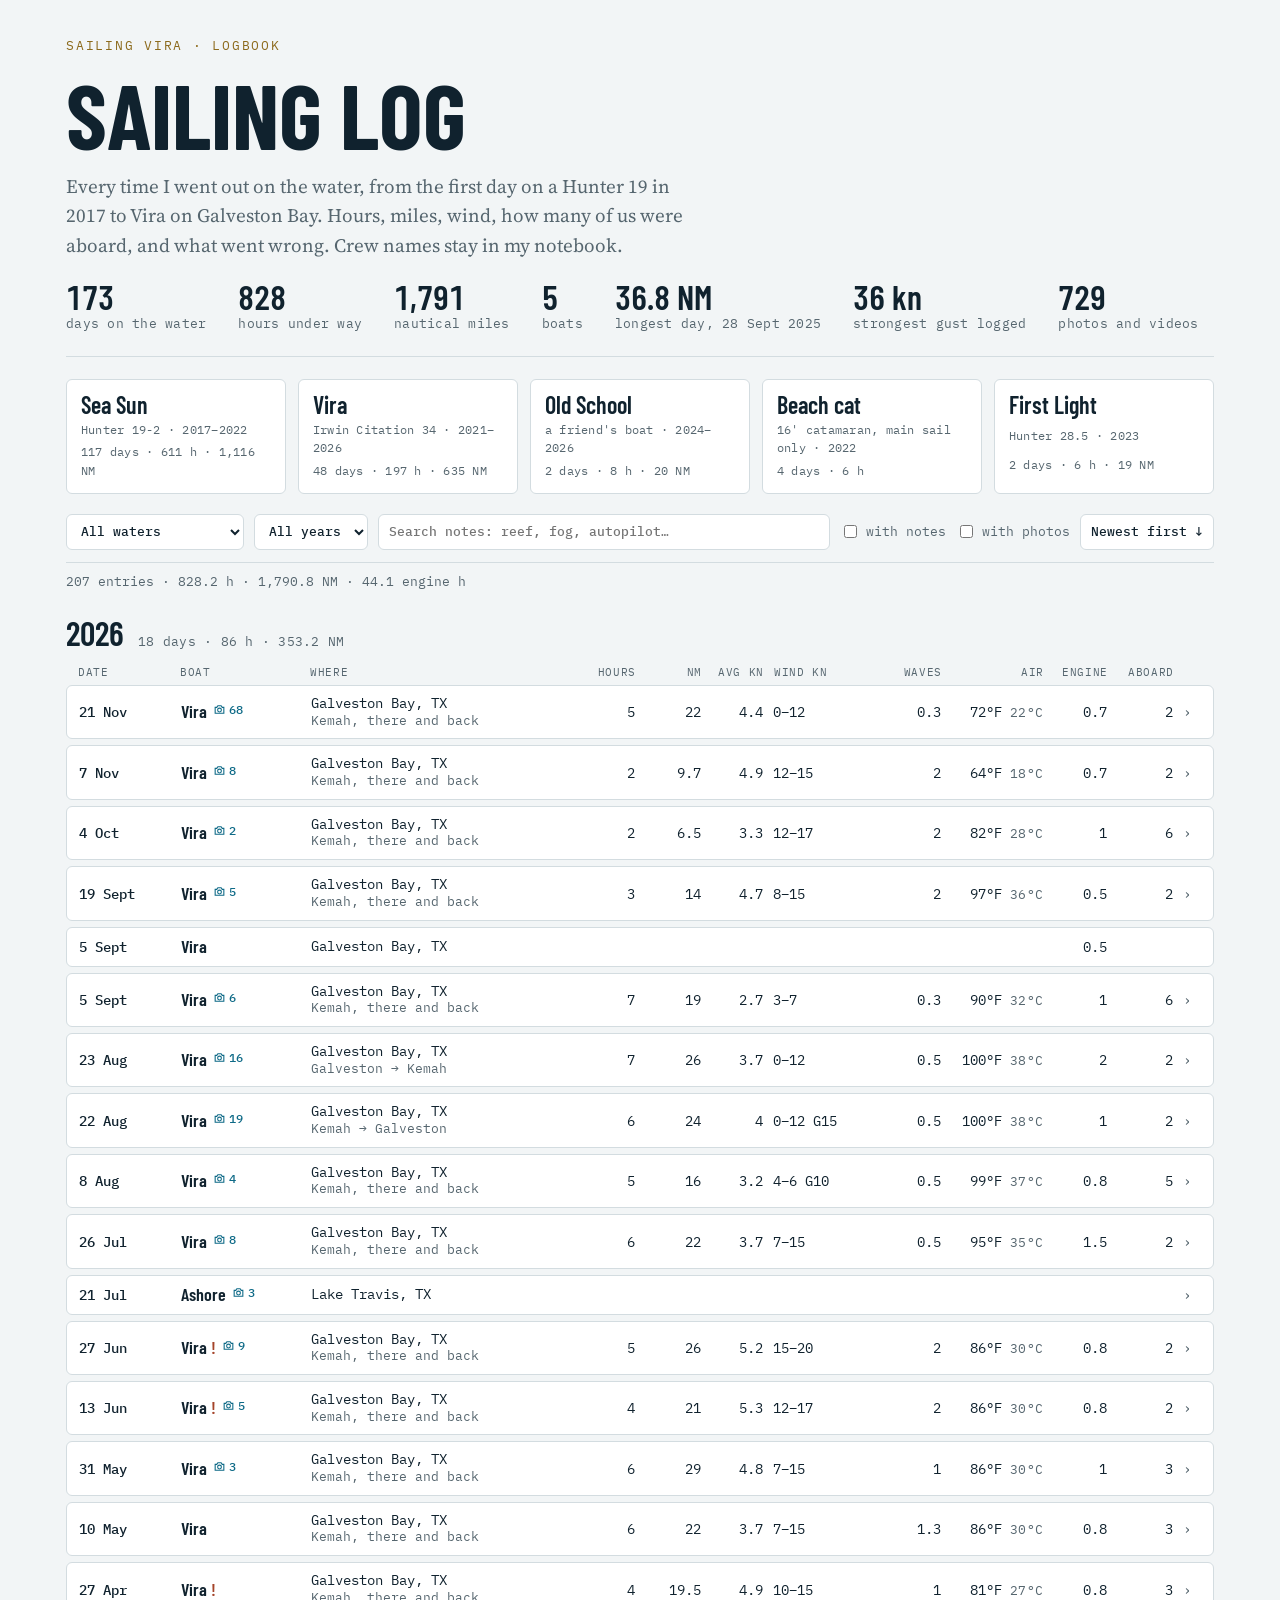
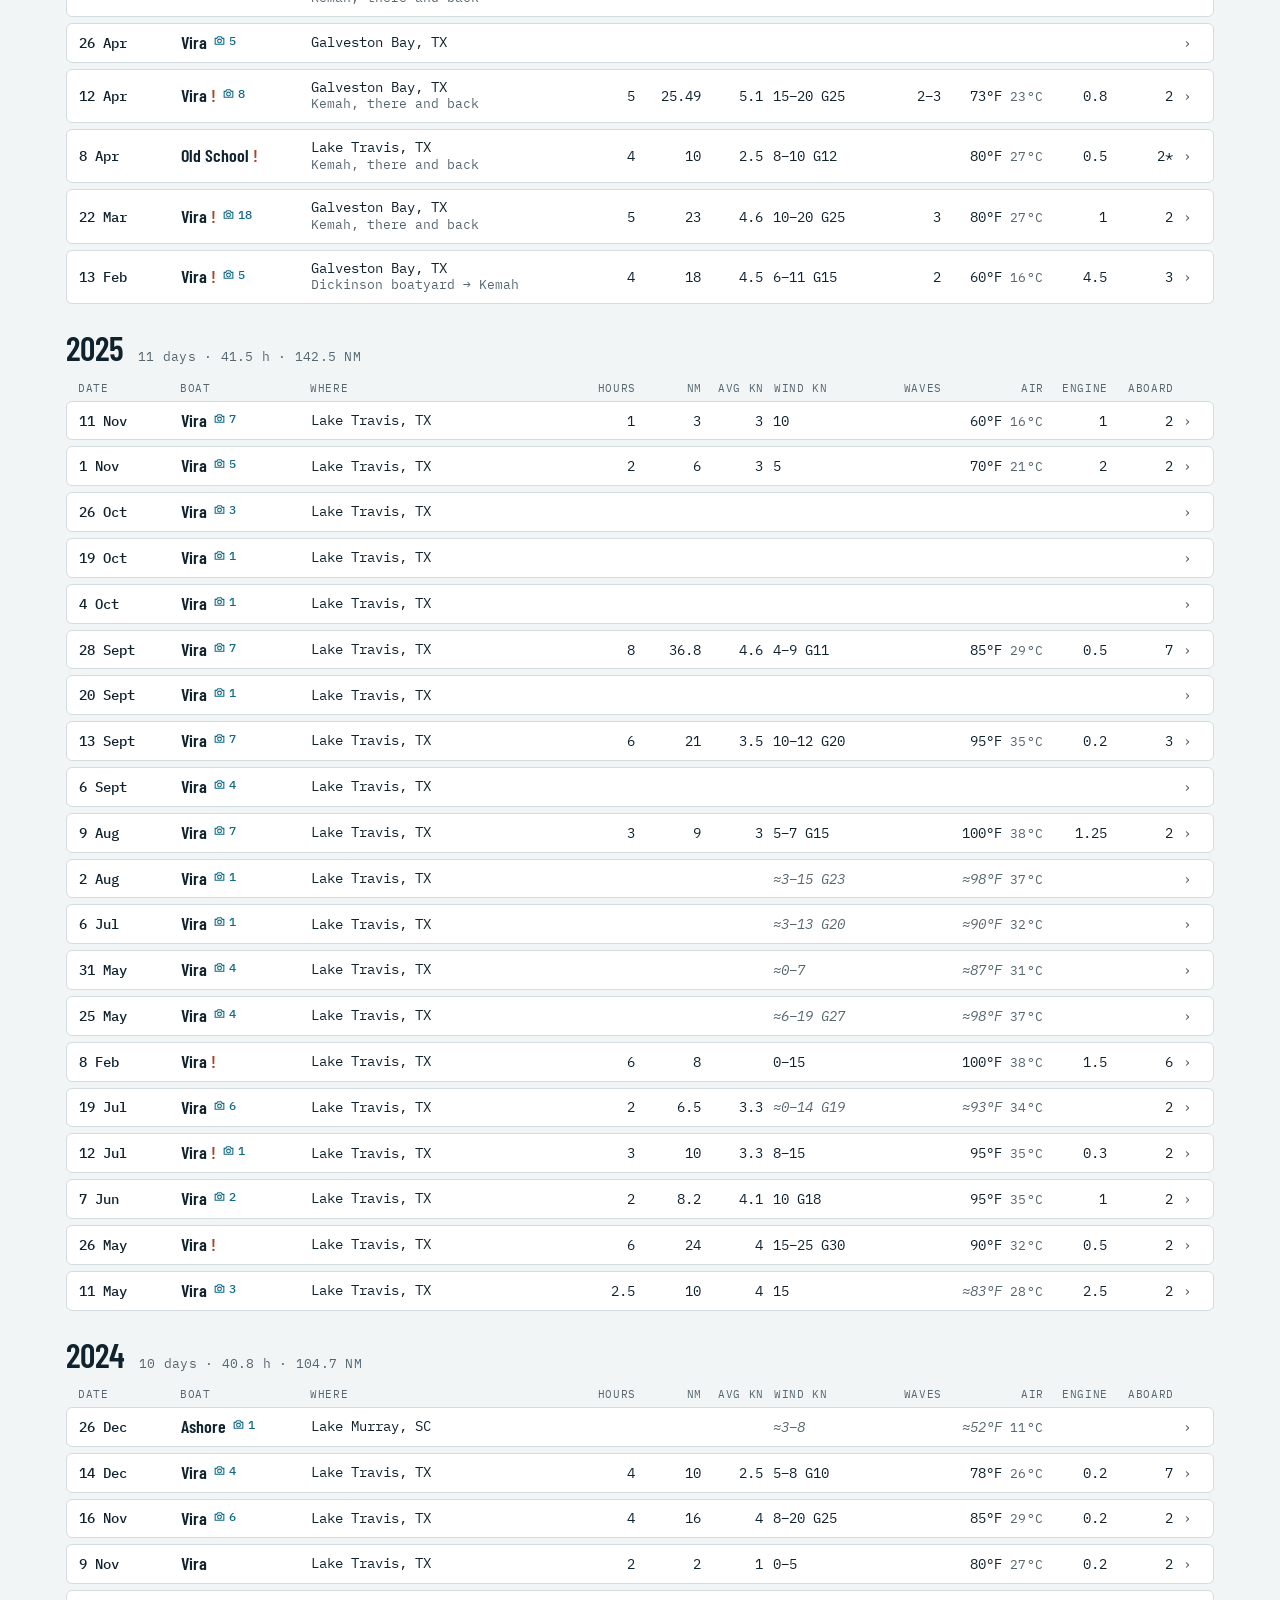
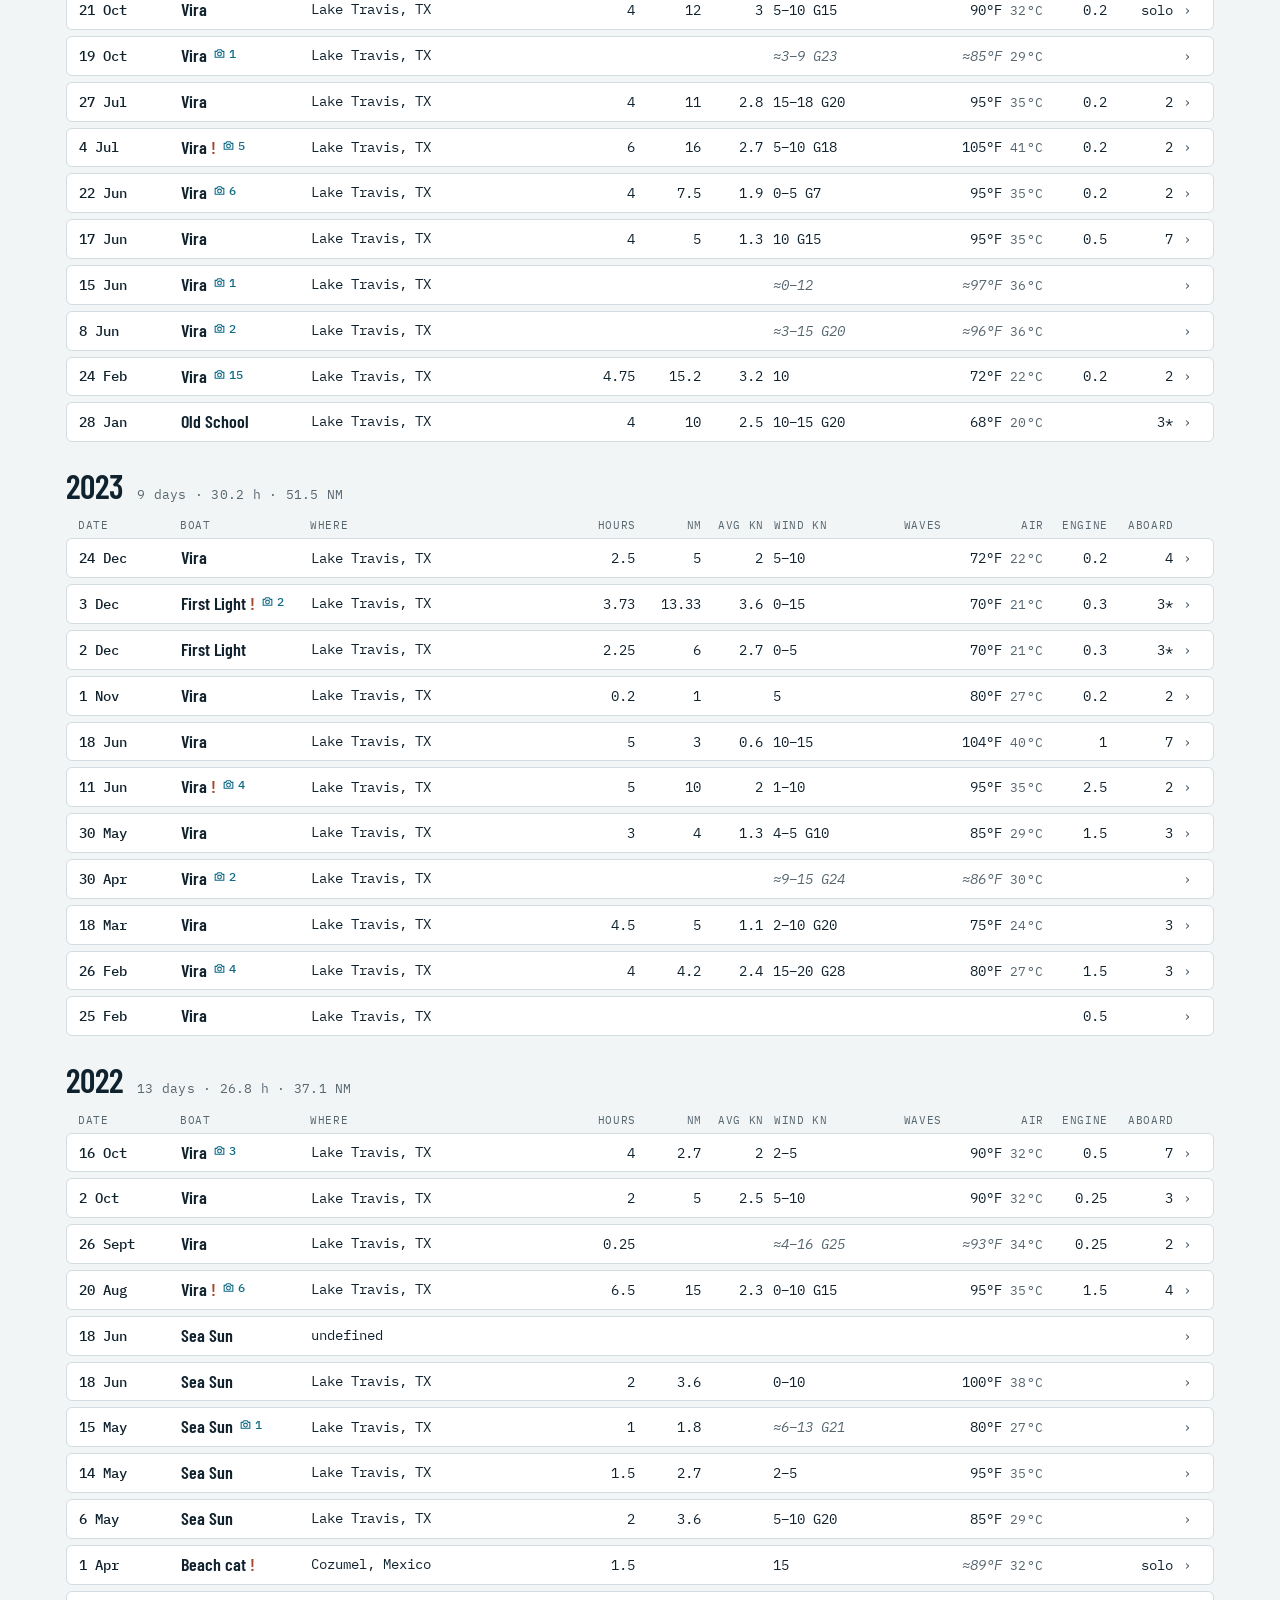
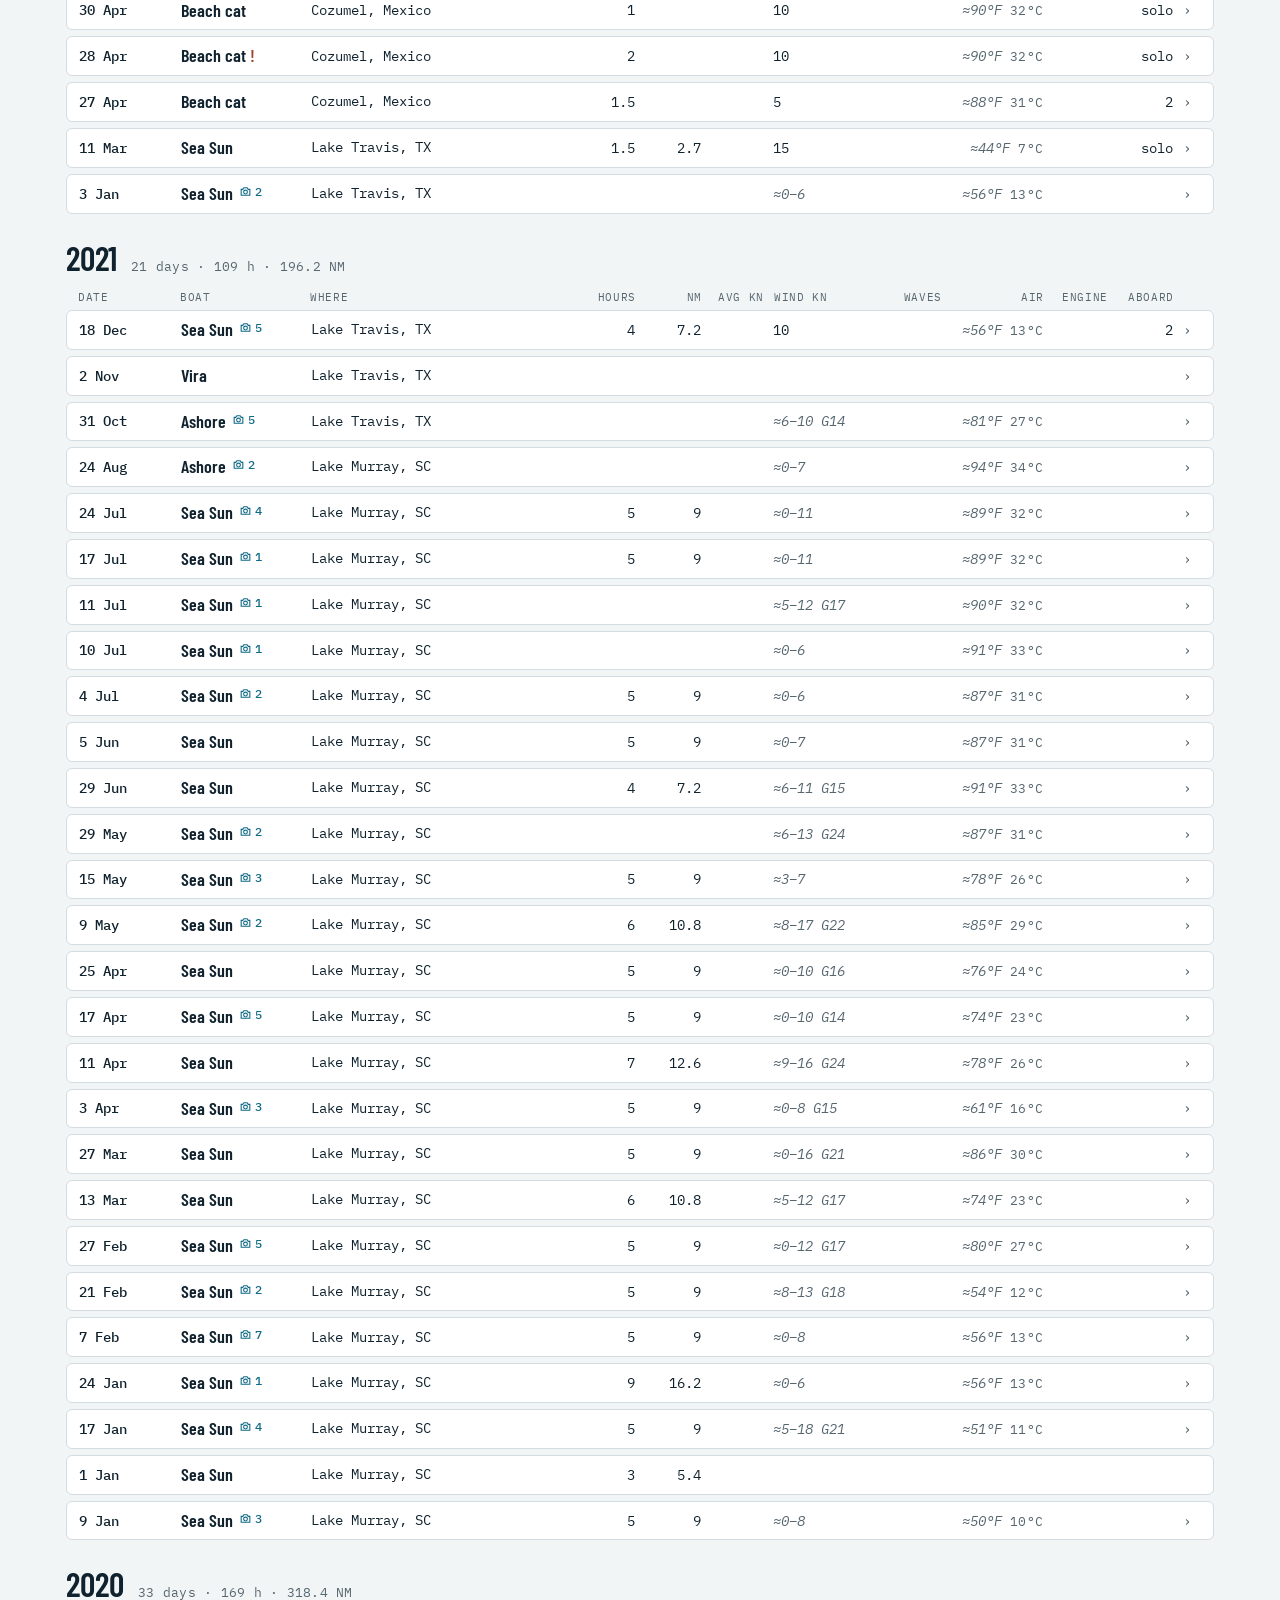
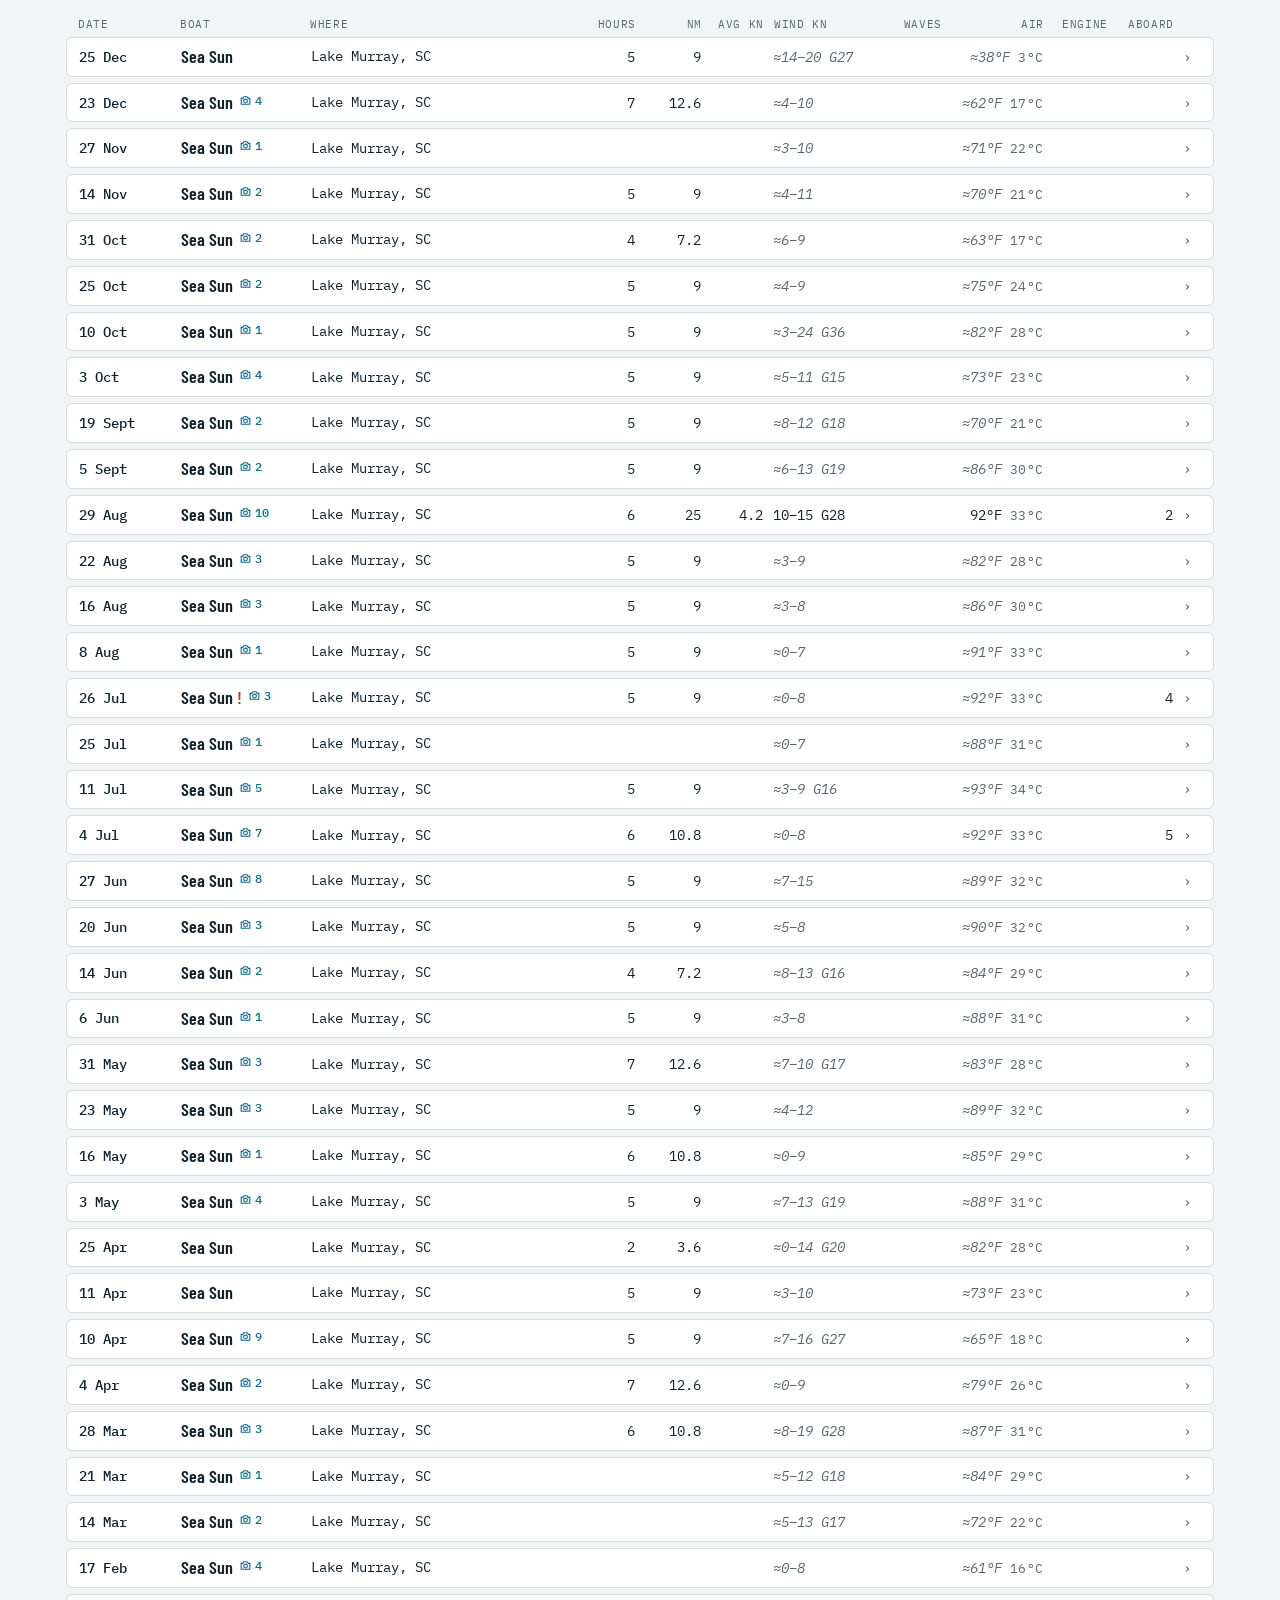
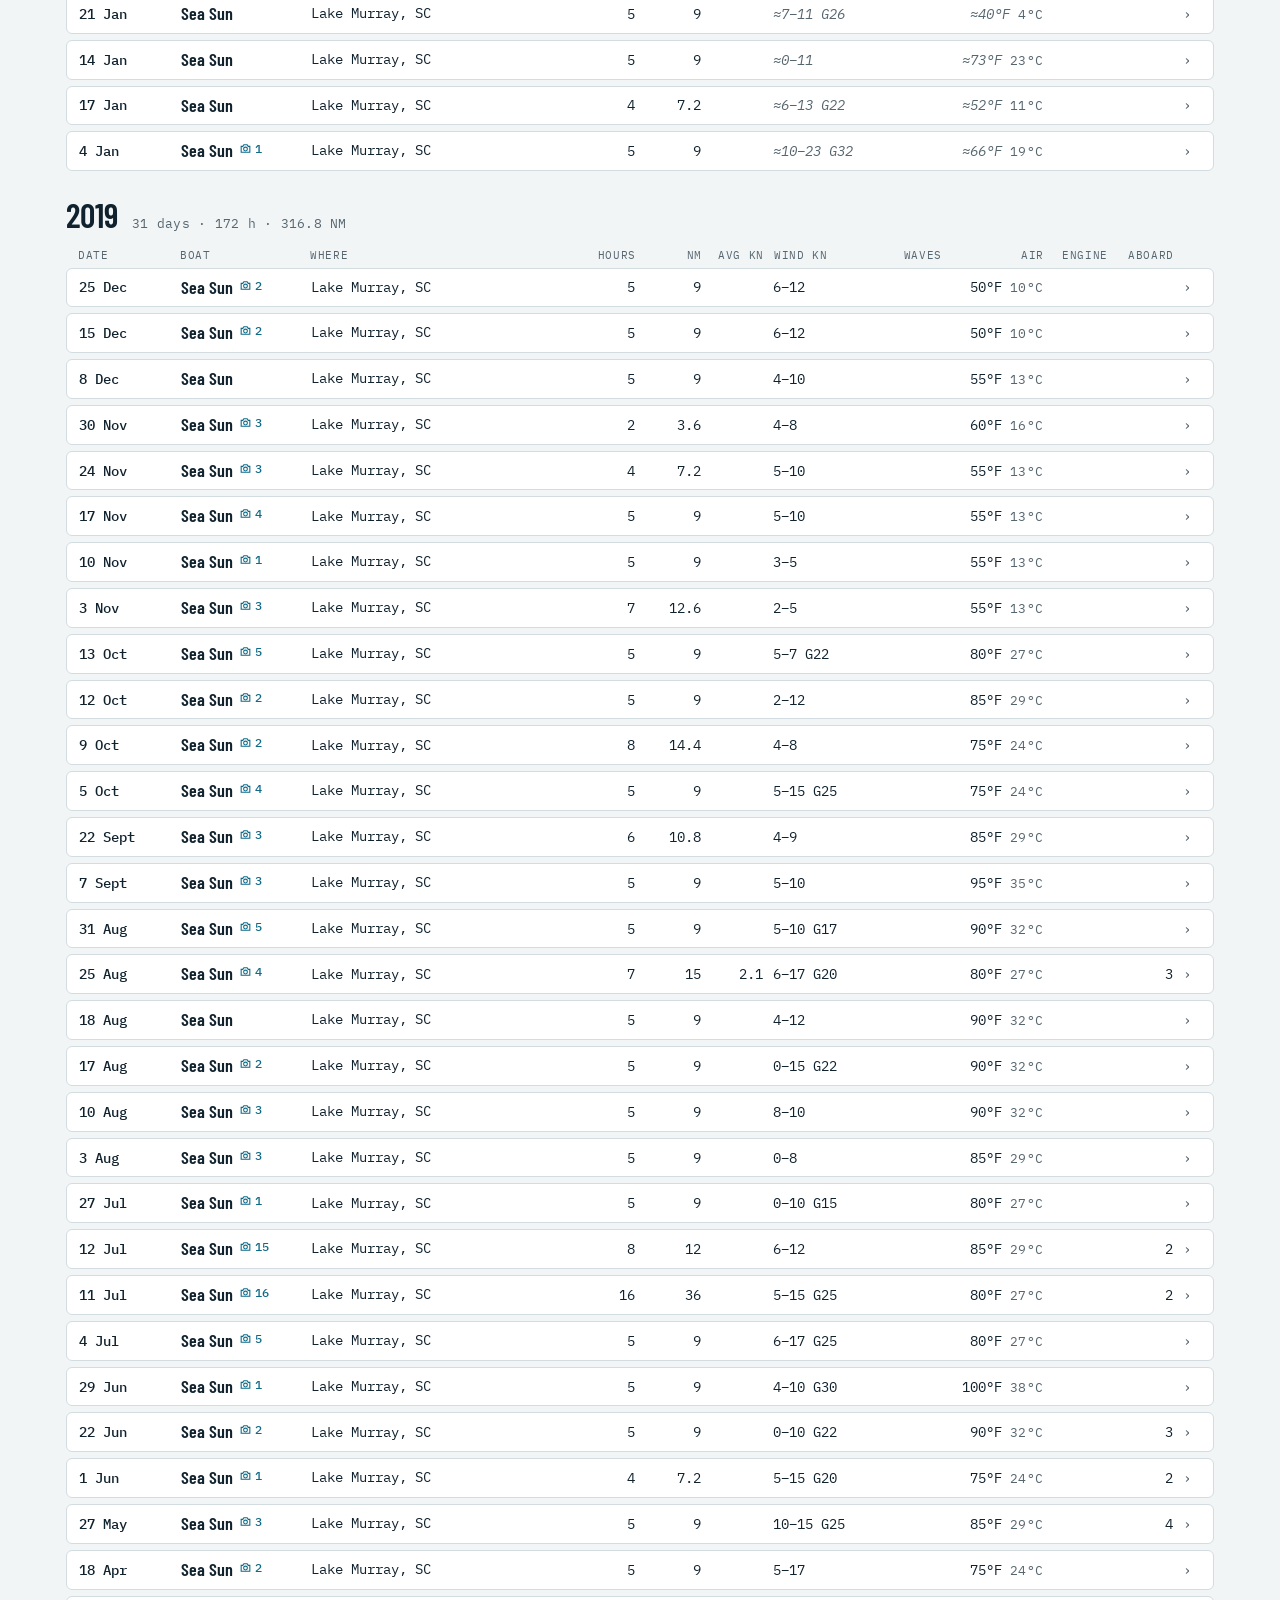
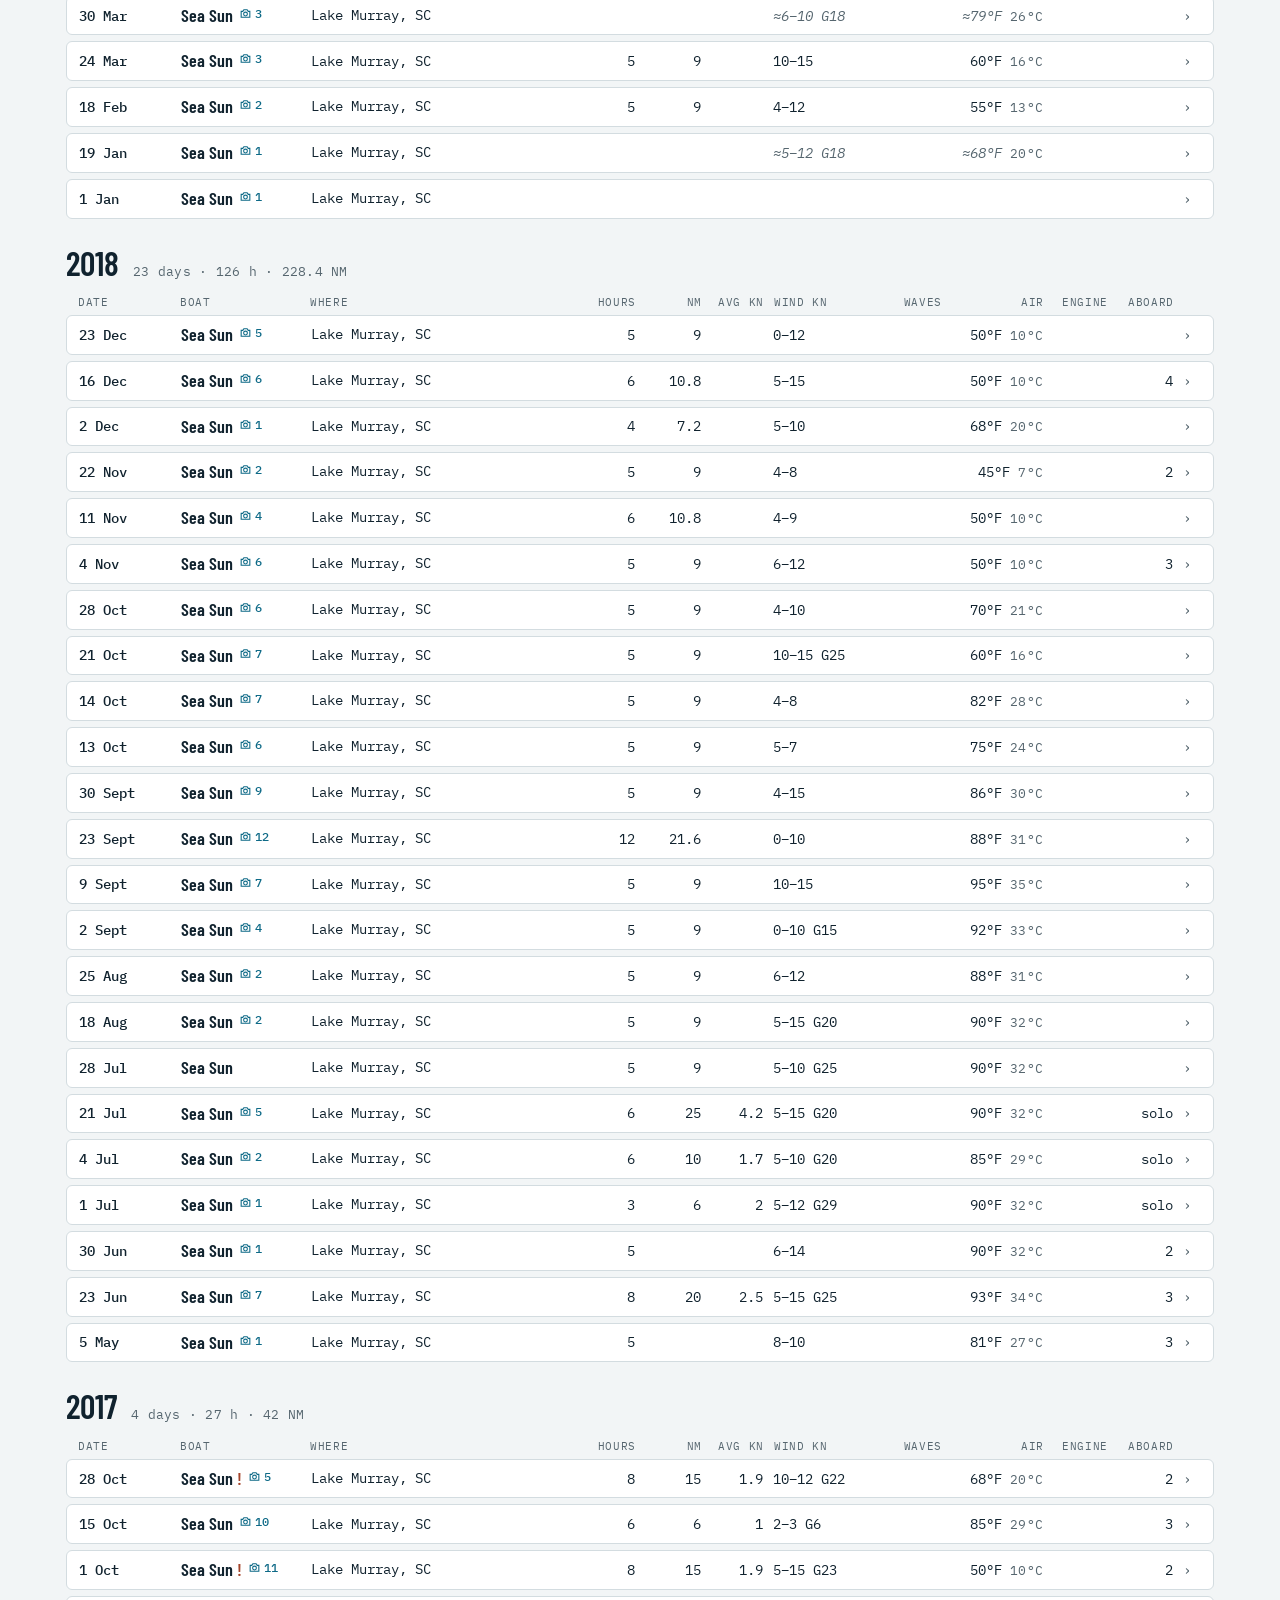
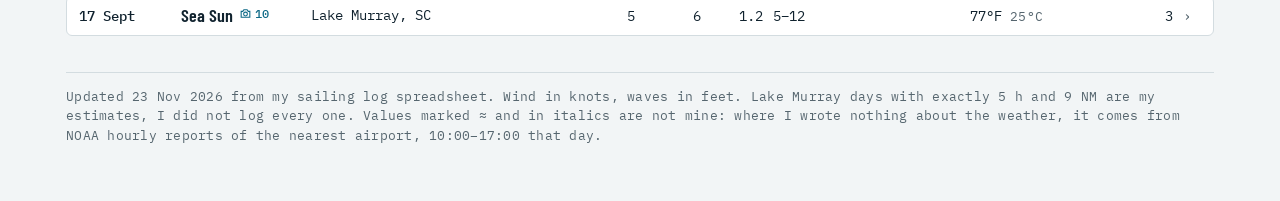
<file: sailing-log/index.html>
<!doctype html>
<html lang="en">
<head>
<meta charset="utf-8">
<meta name="viewport" content="width=device-width,initial-scale=1">
<meta name="robots" content="noindex, nofollow, noarchive, noimageindex">
<title>Sailing Log</title>
<meta name="description" content="Every time I went out on the water since 2017: hours, miles, wind, crew size and what happened.">
<link rel="preconnect" href="https://fonts.googleapis.com"><link rel="preconnect" href="https://fonts.gstatic.com" crossorigin>
<link rel="stylesheet" href="https://fonts.googleapis.com/css2?family=Barlow+Condensed:wght@500;600;700&family=Source+Serif+4:ital,opsz,wght@0,8..60,400;0,8..60,600;1,8..60,400&family=IBM+Plex+Mono:wght@400;500&display=swap">
<style>
:root{
  --bg:#F2F5F6; --paper:#FFFFFF; --ink:#10222E; --muted:#56666F; --line:#D3DCE0;
  --accent:#0E6A87; --brass:#8C6A1C; --warn:#A4442A; --shade:rgba(16,34,46,.06);
  --f-display:"Barlow Condensed","Roboto Condensed","Arial Narrow",system-ui,sans-serif;
  --f-body:"Source Serif 4",Georgia,"Times New Roman",serif;
  --f-mono:"IBM Plex Mono",ui-monospace,Menlo,Consolas,monospace;
}
@media (prefers-color-scheme:dark){:root:not([data-theme="light"]){
  --bg:#0B151B; --paper:#11202A; --ink:#E3EBEE; --muted:#93A4AD; --line:#243540;
  --accent:#62B9D6; --brass:#D2AE5A; --warn:#E08A6C; --shade:rgba(0,0,0,.3); color-scheme:dark}}
:root[data-theme="dark"]{
  --bg:#0B151B; --paper:#11202A; --ink:#E3EBEE; --muted:#93A4AD; --line:#243540;
  --accent:#62B9D6; --brass:#D2AE5A; --warn:#E08A6C; --shade:rgba(0,0,0,.3); color-scheme:dark}
*{box-sizing:border-box}
body{background:var(--bg);color:var(--ink);font-family:var(--f-body);font-size:17px;line-height:1.55;margin:0}
.wrap{max-width:1180px;margin:0 auto;padding:8px max(16px,env(safe-area-inset-right,0px)) 56px max(16px,env(safe-area-inset-left,0px))}
h1,h2,h3{font-family:var(--f-display);margin:0;line-height:1.05}
.mono{font-family:var(--f-mono);font-size:12.5px;letter-spacing:.02em;color:var(--muted);font-variant-numeric:tabular-nums}
.head{display:grid;gap:10px;padding-block:28px 22px;border-bottom:1px solid var(--line)}
.eyebrow{font-family:var(--f-mono);font-size:12.5px;letter-spacing:.14em;text-transform:uppercase;color:var(--brass)}
.head h1{font-size:clamp(48px,9vw,92px);font-weight:700;text-transform:uppercase}
.head p{margin:0;max-width:64ch;font-size:19px;color:var(--muted)}
.stats{display:flex;flex-wrap:wrap;gap:12px 32px;margin-top:10px}
.stats div{display:grid}
.stats b{font-family:var(--f-display);font-size:34px;font-weight:600;line-height:1;font-variant-numeric:tabular-nums}
.boats{display:grid;grid-template-columns:repeat(auto-fill,minmax(200px,1fr));gap:12px;padding-block:22px 6px}
.boat{all:unset;cursor:pointer;display:grid;gap:4px;background:var(--paper);border:1px solid var(--line);border-radius:6px;padding:12px 14px;transition:border-color .15s,box-shadow .15s}
.boat:hover{box-shadow:0 6px 18px var(--shade)}
.boat[aria-pressed="true"]{border-color:var(--accent);box-shadow:inset 0 0 0 1px var(--accent)}
.boat:focus-visible{outline:2px solid var(--accent);outline-offset:2px}
.boat h3{font-size:24px;font-weight:600}
.boat .mono{font-size:12px}
.filters{position:sticky;top:0;z-index:2;background:var(--bg);display:flex;flex-wrap:wrap;gap:8px 10px;align-items:center;padding:14px 0 12px;border-bottom:1px solid var(--line)}
.filters select,.filters input[type=search],.filters button{font:500 13px var(--f-mono);color:var(--ink);background:var(--paper);border:1px solid var(--line);border-radius:6px;padding:7px 10px;min-height:36px}
.filters input[type=search]{flex:1 1 180px;min-width:0}
.filters button{cursor:pointer}
.filters label{font:13px var(--f-mono);color:var(--muted);display:flex;gap:6px;align-items:center;cursor:pointer}
.shown{font:12.5px var(--f-mono);color:var(--muted);padding:10px 0 0}
.year{display:flex;flex-wrap:wrap;align-items:baseline;gap:4px 14px;padding:26px 0 8px}
.year h2{font-size:34px;font-weight:600}
/* rows: one grid for the header line and each entry */
.cols,.row>summary,.row>.sum{display:grid;grid-template-columns:92px 120px minmax(0,1.6fr) 52px 56px 52px 104px 54px 92px 54px 56px 18px;gap:10px;align-items:center}
.cols{font:11px var(--f-mono);letter-spacing:.06em;text-transform:uppercase;color:var(--muted);padding:6px 12px;position:sticky;top:63px;background:var(--bg);z-index:1}
.cols .n,.n{text-align:right;font-variant-numeric:tabular-nums}
.list{display:grid;gap:6px}
.row{background:var(--paper);border:1px solid var(--line);border-radius:6px}
.row>summary,.row>.sum{padding:9px 12px;font:14px var(--f-mono);list-style:none}
.row>summary{cursor:pointer}
.row>summary::-webkit-details-marker{display:none}
.row>summary:focus-visible{outline:2px solid var(--accent);outline-offset:-2px;border-radius:6px}
.row .d{color:var(--ink);font-weight:500}
.row .b{font-family:var(--f-display);font-size:18px;font-weight:600;line-height:1.1}
.row .w{color:var(--muted);font-size:13px;line-height:1.3;min-width:0}
.row .w span{display:block;color:var(--ink);font-size:13.5px}
.row .ic{color:var(--muted);transition:transform .15s}
.row[open] .ic{transform:rotate(90deg)}
.row .warn{color:var(--warn)}
.row .lbl{display:none}
.notes{padding:4px 16px 16px;display:grid;gap:12px;border-top:1px dashed var(--line);margin:0 12px}
.notes>div{display:grid;grid-template-columns:120px minmax(0,1fr);gap:12px}
.notes h4{margin:0;padding-top:3px;font:500 11.5px var(--f-mono);letter-spacing:.08em;text-transform:uppercase;color:var(--brass)}
.notes h4.pr{color:var(--warn)}
.notes p{margin:0;max-width:78ch;white-space:pre-line}
.est{font-style:italic;color:var(--muted)}
.est::before{content:"≈"}
.notes .rec{font-style:italic;color:var(--muted)}
.notes .extra{font:13px var(--f-mono);color:var(--muted)}
.strip{display:grid;grid-template-columns:repeat(auto-fill,minmax(118px,1fr));gap:6px;max-width:900px}
.strip button{all:unset;cursor:zoom-in;position:relative;display:block;aspect-ratio:4/3;border-radius:4px;overflow:hidden;background:var(--line)}
.strip button:focus-visible{outline:2px solid var(--accent);outline-offset:2px}
.strip img{width:100%;height:100%;object-fit:cover;display:block;transition:transform .2s}
.strip button:hover img{transform:scale(1.04)}
.play{position:absolute;inset:auto auto 6px 6px;font:500 11px var(--f-mono);color:#fff;background:rgba(0,0,0,.6);border-radius:99px;padding:2px 7px}
.cam{display:inline-flex;align-items:center;gap:3px;margin-left:6px;font:500 11.5px var(--f-mono);color:var(--accent);vertical-align:2px}
.cam svg{width:13px;height:13px}
#lb{border:0;padding:0;max-width:100vw;max-height:100vh;width:100vw;height:100vh;background:rgba(5,12,16,.94);color:#E3EBEE}
#lb::backdrop{background:rgba(5,12,16,.94)}
#lb .fr{position:absolute;inset:0 0 56px;display:flex;align-items:center;justify-content:center;padding:12px}
#lb img{max-width:100%;max-height:100%;object-fit:contain;border-radius:3px}
#lb video{width:100%;height:100%;object-fit:contain}
#lb .bar{position:absolute;left:0;right:0;bottom:0;height:56px;display:flex;align-items:center;justify-content:space-between;gap:12px;padding:0 16px;font:13px var(--f-mono)}
#lb .bar a{color:#62B9D6}
#lb button{font:500 22px var(--f-mono);color:#E3EBEE;background:rgba(255,255,255,.08);border:1px solid rgba(255,255,255,.18);border-radius:99px;width:44px;height:44px;cursor:pointer}
#lb .nav{position:absolute;top:50%;transform:translateY(-50%)}
#lb .prev{left:12px}#lb .next{right:12px}
#lb .x{position:absolute;top:12px;right:12px}
#lb .vid{position:absolute;font:500 15px var(--f-mono);background:rgba(0,0,0,.65);color:#fff;padding:10px 16px;border-radius:99px;text-decoration:none}
@media (max-width:640px){#lb .nav{top:auto;bottom:6px;transform:none}#lb .prev{left:8px}#lb .next{right:8px}#lb .bar{justify-content:center;flex-direction:column;gap:2px;padding:0 60px;text-align:center}}
.empty{padding:40px 0;color:var(--muted);font-style:italic}
.foot{margin-top:36px;padding-top:14px;border-top:1px solid var(--line)}
@media (max-width:1000px){
  .cols{display:none}
  .filters{position:static}
  .row>summary,.row>.sum{grid-template-columns:auto 1fr auto;grid-template-areas:"d b ic" "w w w" "s s s";gap:4px 12px}
  .row .d{grid-area:d}.row .b{grid-area:b}.row .ic{grid-area:ic}.row .w{grid-area:w}
  .row .n,.row .x{display:inline-flex;gap:5px;align-items:baseline;text-align:left}
  .row .stat{grid-area:s;display:flex;flex-wrap:wrap;gap:4px 16px}
  .row .lbl{display:inline;font-size:11px;color:var(--muted);text-transform:uppercase;letter-spacing:.05em}
  .row .stat>*:empty{display:none}
  .notes{margin:0 10px;padding:4px 4px 14px}
  .notes>div{grid-template-columns:minmax(0,1fr);gap:2px}
}
@media (min-width:1001px){.row .stat{display:contents}}
</style>
</head>
<body>
<div class="wrap">
  <header class="head">
    <span class="eyebrow">Sailing Vira · Logbook</span>
    <h1>Sailing log</h1>
    <p>Every time I went out on the water, from the first day on a Hunter 19 in 2017 to Vira on Galveston Bay. Hours, miles, wind, how many of us were aboard, and what went wrong. Crew names stay in my notebook.</p>
    <div class="stats" id="stats"></div>
  </header>
  <section class="boats" id="boats" aria-label="Boats"></section>
  <div class="filters" role="search">
    <select id="f-water" aria-label="Water"></select>
    <select id="f-year" aria-label="Year"></select>
    <input id="f-q" type="search" placeholder="Search notes: reef, fog, autopilot…" aria-label="Search notes">
    <label><input id="f-notes" type="checkbox"> with notes</label>
    <label><input id="f-photos" type="checkbox"> with photos</label>
    <button id="f-order" type="button" aria-label="Change order">Newest first ↓</button>
  </div>
  <div class="shown" id="shown" aria-live="polite"></div>
  <main id="log"></main>
  <dialog id="lb" aria-label="Photo viewer"><div class="fr"><img id="lb-img" alt=""><video id="lb-video" controls playsinline preload="metadata" hidden></video><a id="lb-vid" class="vid" target="_blank" rel="noopener" hidden>▶ Play video in Google Photos</a></div>
    <button class="nav prev" id="lb-prev" type="button" aria-label="Previous photo">‹</button><button class="nav next" id="lb-next" type="button" aria-label="Next photo">›</button>
    <button class="x" id="lb-x" type="button" aria-label="Close">×</button>
    <div class="bar"><span id="lb-cap"></span><a id="lb-link" target="_blank" rel="noopener">Open in Google Photos</a></div></dialog>
  <footer class="foot mono">Updated 23 Nov 2026 from my sailing log spreadsheet. Wind in knots, waves in feet. Lake Murray days with exactly 5 h and 9 NM are my estimates, I did not log every one. Values marked ≈ and in italics are not mine: where I wrote nothing about the weather, it comes from NOAA hourly reports of the nearest airport, 10:00–17:00 that day.</footer>
</div>
<script>
const LOG = [{"date":"2017-09-17","boat":"Sea Sun","model":"Hunter 19-2","water":"Lake Murray, SC","hours":5.0,"nm":6.0,"avg":1.2,"wind_min":5.0,"wind_max":12.0,"temp_f":77,"temp_c":25,"aboard":3,"role":"skipper","weather":"Partly cloudy","sail":"first get on a water, first experience on boat ramp. good funny day.","photos":[["https://lh3.googleusercontent.com/pw/AP1GczPyGXlczBss0MX7GcaVYidjsfinKnSy9xTJ-DT8gpf61UCMBmaEN6eQ3GvXRDPSgcSTp18TneCx2AKIxqylNG0nE4qUNDjTmQQqj86S4HErs48Yd-ph",4032,3024,"https://photos.google.com/share/AF1QipOehH7AtbuNu1kdq-wOK5O3WMDej3HcrV26aa9YfnZSjvcqm-EiJ-j3xaQ_Ce8kYA/photo/AF1QipOGTcVKF72dYga2Tmi2iIf8aXt0uAOZdRMb_GKM?key=QkYtc0lQMDdYSHNnTnpudnlaa3F2dGhnTXVXYi1B",0],["https://lh3.googleusercontent.com/pw/AP1GczM7q-YOZlsNEJjFkdCzlksRY-GcelbHZ8TGNewMAKaC9ptvLa2oyTTI-CyQVtV0TNui3UDSOWkd8w6Koebd-bbCZ39mMpJd7cv0Pp3eb13i-4jY6vRj",4032,3024,"https://photos.google.com/share/AF1QipOehH7AtbuNu1kdq-wOK5O3WMDej3HcrV26aa9YfnZSjvcqm-EiJ-j3xaQ_Ce8kYA/photo/AF1QipN54Z1YRkJoi42mTngM8AvZRu5ACUoGz1zNgoa7?key=QkYtc0lQMDdYSHNnTnpudnlaa3F2dGhnTXVXYi1B",0],["https://lh3.googleusercontent.com/pw/AP1GczOJN_r70Vya4-vSZZWhUI4kUFIM_IBYXSGj9ZLN2S5UqOMPo_wyCT0S1ISvd75pFKFgiSKGU__566iYYCochlU39OnaJeoIIgVw5IjjvkeV1McsZVVz",4032,3024,"https://photos.google.com/share/AF1QipOehH7AtbuNu1kdq-wOK5O3WMDej3HcrV26aa9YfnZSjvcqm-EiJ-j3xaQ_Ce8kYA/photo/AF1QipPVNzSYoJfZudA0RDxRNvhrY5QrEBCLfr1xIRRq?key=QkYtc0lQMDdYSHNnTnpudnlaa3F2dGhnTXVXYi1B",0],["https://lh3.googleusercontent.com/pw/AP1GczOALxHCeoxiwirST-qH26dchpSXKHqc5693i9GjmF9XiUPv9QxqV5NE7pX62nk19uf26E6r87yUHBB1d6eRF6Z9nDLqlKq-jcmzfhCGba0NfRWULrS8",4032,3024,"https://photos.google.com/share/AF1QipOehH7AtbuNu1kdq-wOK5O3WMDej3HcrV26aa9YfnZSjvcqm-EiJ-j3xaQ_Ce8kYA/photo/AF1QipO1vtzGTVbGGQPguU0KUqgmgHrNmvQEFs6Xcjc5?key=QkYtc0lQMDdYSHNnTnpudnlaa3F2dGhnTXVXYi1B",0],["https://lh3.googleusercontent.com/pw/AP1GczM0tEL0QipZBNI2rlh7img5cA-yNMFGP8_3t_GGJnkieyeT8wm6YzJ4TxNnIlgQlvt2JcX3Lj-1_Ld5Xp_oiHoMP237DoWkNbTSXa6vLpYcCwtK7uK9",4032,3024,"https://photos.google.com/share/AF1QipOehH7AtbuNu1kdq-wOK5O3WMDej3HcrV26aa9YfnZSjvcqm-EiJ-j3xaQ_Ce8kYA/photo/AF1QipNly6ZuAL9x-C5PakWGpEgu8EPTEyPXEhyOyCii?key=QkYtc0lQMDdYSHNnTnpudnlaa3F2dGhnTXVXYi1B",0],["https://lh3.googleusercontent.com/pw/AP1GczNyrPos5j48v1SiZYkHmRgXbUbfDTE-BYyKm8aRYQpb1STQhR6SpjBlDEsc1-eH_0q6DZvdUzQexn4K8-61bP96A8VGzCwBr8fFBWblJ9XgVJPs6f--",4032,3024,"https://photos.google.com/share/AF1QipOehH7AtbuNu1kdq-wOK5O3WMDej3HcrV26aa9YfnZSjvcqm-EiJ-j3xaQ_Ce8kYA/photo/AF1QipM7NuLNCUd_XYlAaYSE7XFWaZwuxkhQm9BsrsAl?key=QkYtc0lQMDdYSHNnTnpudnlaa3F2dGhnTXVXYi1B",0],["https://lh3.googleusercontent.com/pw/AP1GczPzqO-lLD6-UHJwNjK1fBEsLyVUxHEwcl4c6ddhNMBPY6Uz2vURAQkAOvH73xcd3Wl0R2wmZhUnv3Ep3Nt3kY_nnKQzjlhEAtDkYEUk8GwucUMlP6U8",4032,3024,"https://photos.google.com/share/AF1QipOehH7AtbuNu1kdq-wOK5O3WMDej3HcrV26aa9YfnZSjvcqm-EiJ-j3xaQ_Ce8kYA/photo/AF1QipPM4x3YmUk4ilRtMMvrf8wYYfax7NX_h627krgw?key=QkYtc0lQMDdYSHNnTnpudnlaa3F2dGhnTXVXYi1B",0],["https://lh3.googleusercontent.com/pw/AP1GczPcok0l3Cc3bqTyX3hAXNqLyW2kH4ahV4C3qii-EzZHFxuiZ4WQ2V51aaMQu1gUNReSENknydOUoIpauGPUlySQkeFxQdyY5HV_zvOvIR2wQQUQTkUk",4032,3024,"https://photos.google.com/share/AF1QipOehH7AtbuNu1kdq-wOK5O3WMDej3HcrV26aa9YfnZSjvcqm-EiJ-j3xaQ_Ce8kYA/photo/AF1QipPY02tm7JdbmjQenMYFSrbpGwUuvTJc2SW-kQAL?key=QkYtc0lQMDdYSHNnTnpudnlaa3F2dGhnTXVXYi1B",0],["https://lh3.googleusercontent.com/pw/AP1GczO0HENXmXCm_DjkYj1tr4k4AHpVhjqE4m8DOkdZ6puiA9u_pmLUMER8hWjEihgR8OeFNe3vaSQXXN4ivH-0QBuMlmAW6sAs81W2Xn9dnxES9vOMd49c",4032,3024,"https://photos.google.com/share/AF1QipOehH7AtbuNu1kdq-wOK5O3WMDej3HcrV26aa9YfnZSjvcqm-EiJ-j3xaQ_Ce8kYA/photo/AF1QipM-ajpnBiiWJsM8kNIB3GsfoO5j7oZIYCPKoPSY?key=QkYtc0lQMDdYSHNnTnpudnlaa3F2dGhnTXVXYi1B",0],["https://lh3.googleusercontent.com/pw/AP1GczMXWI5oYq8QwM90jna_itmwRdqaiVdahJxN1ol9WuwzuEwRrs36IN10f3SiMX5fMeIhOx9cAM73KigsHlG2YoLaLWEfnVbNDlh6or-FWvsW6IUzF6Sr",4032,3024,"https://photos.google.com/share/AF1QipOehH7AtbuNu1kdq-wOK5O3WMDej3HcrV26aa9YfnZSjvcqm-EiJ-j3xaQ_Ce8kYA/photo/AF1QipPLoDU4PXDPaB-pMvfYXWDxqgR7t1a-Lt9folXs?key=QkYtc0lQMDdYSHNnTnpudnlaa3F2dGhnTXVXYi1B",0]]},{"date":"2017-10-01","boat":"Sea Sun","model":"Hunter 19-2","water":"Lake Murray, SC","hours":8.0,"nm":15.0,"avg":1.88,"wind_min":5.0,"wind_max":15.0,"gust":23.0,"temp_f":50,"temp_c":10,"aboard":2,"role":"skipper","weather":"Windy, little cloudy","sail":"Get experience with squalls when get over Goat Island.","problems":"Almost knocked down when get out of Goat Island shadow.","photos":[["https://lh3.googleusercontent.com/pw/AP1GczP8WtPe4JHgjJkHmyvhGCtnpqk9USRxp32ZgiyO4qNJEr2lJWrOykWSn1Kgn95C7V-dZtasrMNBGsp-8JyRqENiOzlYDG3zCVfn58w3jdjr1t4awOAy",4032,3024,"https://photos.google.com/share/AF1QipOehH7AtbuNu1kdq-wOK5O3WMDej3HcrV26aa9YfnZSjvcqm-EiJ-j3xaQ_Ce8kYA/photo/AF1QipNFfJfCE7krTobJZ8FBbtEBf7skN2cHFyRjHQuZ?key=QkYtc0lQMDdYSHNnTnpudnlaa3F2dGhnTXVXYi1B",0],["https://lh3.googleusercontent.com/pw/AP1GczPKp1lfACL9R_X1IqEgLLhgPZ60vteX65x3QNDdRXbvaBmhgr3u_94NAwjHi3rjl_iIZZedQqgh7rc_7JafohBcd-8tRypogdh1-auJrInTK7HHpY7O",4032,3024,"https://photos.google.com/share/AF1QipOehH7AtbuNu1kdq-wOK5O3WMDej3HcrV26aa9YfnZSjvcqm-EiJ-j3xaQ_Ce8kYA/photo/AF1QipO8a4fEXDWTBec823x8wbXZNXBaUO-7DTZcgzEn?key=QkYtc0lQMDdYSHNnTnpudnlaa3F2dGhnTXVXYi1B",0],["https://lh3.googleusercontent.com/pw/AP1GczMoDjYPppaT6OIRjOn184feGXzxhhugm0clq2SXSfG4xQ6RIXOfG0V4TkWgNPats8aOCeutU0_5wpoxvF2_Kn7KtoqxqIIJKST07jYSKFbzC7Rbu3Tq",4032,3024,"https://photos.google.com/share/AF1QipOehH7AtbuNu1kdq-wOK5O3WMDej3HcrV26aa9YfnZSjvcqm-EiJ-j3xaQ_Ce8kYA/photo/AF1QipMYU3x2CSB0pbHgJtwc4oqoZiiwRHQuuxHKfpUo?key=QkYtc0lQMDdYSHNnTnpudnlaa3F2dGhnTXVXYi1B",0],["https://lh3.googleusercontent.com/pw/AP1GczMcODXxrutHWsmWUKkjfXpT8phn0HIC6KgUuGW7g5lYl_gbIg1j2vnMWG6pxl6VfdjmKIiptd2fh1Ywx5Pt1TgjwisSgn0GOw0SL911r3cDXxFno57u",4032,3024,"https://photos.google.com/share/AF1QipOehH7AtbuNu1kdq-wOK5O3WMDej3HcrV26aa9YfnZSjvcqm-EiJ-j3xaQ_Ce8kYA/photo/AF1QipN2B385mTABIYtTWDtZNCLFbpTVcXM4jTl4dij9?key=QkYtc0lQMDdYSHNnTnpudnlaa3F2dGhnTXVXYi1B",0],["https://lh3.googleusercontent.com/pw/AP1GczNfZyEi-xNxCTM-PBzpIrh7jT_pxk3s6qDMsX83xp2HFBQ0RQ4cqPzmgeSeRzN54weat-mf7-dXzPQB41_VdIihH6Wo3vhkzSJbYgAze3TlAep_ow5s",1920,1080,"https://photos.google.com/share/AF1QipOehH7AtbuNu1kdq-wOK5O3WMDej3HcrV26aa9YfnZSjvcqm-EiJ-j3xaQ_Ce8kYA/photo/AF1QipNPvCP5Aabv56eaxTVsrmgBvVE07E7sR1HYKtW_?key=QkYtc0lQMDdYSHNnTnpudnlaa3F2dGhnTXVXYi1B",18],["https://lh3.googleusercontent.com/pw/AP1GczMLQqx3QPEBNW-HUixfxNeWzrsHujaeFt81EIl7EaD7q2cltJhok3kzkcgQ6-tGutG6Um7Egy9C7L7W4pnRAghi8Db21I6ElvxE8ZcuMyrW7nwOjpR2",3024,4032,"https://photos.google.com/share/AF1QipOehH7AtbuNu1kdq-wOK5O3WMDej3HcrV26aa9YfnZSjvcqm-EiJ-j3xaQ_Ce8kYA/photo/AF1QipNb4FLSfkicG6iKHy8_NVMXEHIBbWO6imReqety?key=QkYtc0lQMDdYSHNnTnpudnlaa3F2dGhnTXVXYi1B",0],["https://lh3.googleusercontent.com/pw/AP1GczP-66YqD7ioLlW-Zkmts63rWjvWTRl1mONaaohz7fDE80kjgslxXQuiThUXqZhqK6NLhgYf7bjvD5sQqPfLnSPQ2MzcjxHEVUp77UQsWFgZHW3jqSau",3024,4032,"https://photos.google.com/share/AF1QipOehH7AtbuNu1kdq-wOK5O3WMDej3HcrV26aa9YfnZSjvcqm-EiJ-j3xaQ_Ce8kYA/photo/AF1QipOkLSIq5vbSkbUvJa2oxQj5ADvCfN7NFYyYbVhP?key=QkYtc0lQMDdYSHNnTnpudnlaa3F2dGhnTXVXYi1B",0],["https://lh3.googleusercontent.com/pw/AP1GczO298vyzex58DZf9MmnIRk5m-k53RyRUMDwpesw6p_0GOLg_SotD5GiMXdBdXW3EKBp0ruTLknUxiqYSWt9DhWvUj-mL-5poYrwxuYBYLC7r4PgoCJa",3024,4032,"https://photos.google.com/share/AF1QipOehH7AtbuNu1kdq-wOK5O3WMDej3HcrV26aa9YfnZSjvcqm-EiJ-j3xaQ_Ce8kYA/photo/AF1QipNXUZduNhlz83aj0kfDM2XOXkmLFzFMeA_TDuEI?key=QkYtc0lQMDdYSHNnTnpudnlaa3F2dGhnTXVXYi1B",0],["https://lh3.googleusercontent.com/pw/AP1GczMrwGxWtPUsglyrN2Rofu3aaz5bp3QGRSIvgqEuoWvqEzEGv_Xoz5Qm3fjQSw0VLqD9CSk5U-u3mrMJhRTAW-1-N5OPQf3F-VfbQkAsD7EN2ETHpriQ",3024,4032,"https://photos.google.com/share/AF1QipOehH7AtbuNu1kdq-wOK5O3WMDej3HcrV26aa9YfnZSjvcqm-EiJ-j3xaQ_Ce8kYA/photo/AF1QipMagsYymcOKwf7mgWsRW0WI__ucSDQSvinBLfsG?key=QkYtc0lQMDdYSHNnTnpudnlaa3F2dGhnTXVXYi1B",0],["https://lh3.googleusercontent.com/pw/AP1GczPB-wbPrVWNtbL0CR9RiYvRSc1uXT2FWTY4Jvgt9qVUsX00GnvQUJ4SyFqNb82S9G6pAIlhMQqNSD83Vy3sxIg7RiCJXCmJxyDSJf3EzkDJ03yEeSnw",3024,4032,"https://photos.google.com/share/AF1QipOehH7AtbuNu1kdq-wOK5O3WMDej3HcrV26aa9YfnZSjvcqm-EiJ-j3xaQ_Ce8kYA/photo/AF1QipPof94KonH7ycMgFd1AkbZpgfIpCCgpORhIOWPM?key=QkYtc0lQMDdYSHNnTnpudnlaa3F2dGhnTXVXYi1B",0],["https://lh3.googleusercontent.com/pw/AP1GczPQlGI_fd5A2-9YOU1TDfBGJ3JKF6NiKkgg8-YYgGPtNVfBfQ2CZ7OMjrwyOvOfC9zspRB9Tx-D0Tg0NjgPydGvs0m_oKfNJSFAEFqwIfwRzhWjzgUH",4032,3024,"https://photos.google.com/share/AF1QipOehH7AtbuNu1kdq-wOK5O3WMDej3HcrV26aa9YfnZSjvcqm-EiJ-j3xaQ_Ce8kYA/photo/AF1QipP9zxT57Q8paH41QwxyHxO4BgytFG4uN1A_TCWI?key=QkYtc0lQMDdYSHNnTnpudnlaa3F2dGhnTXVXYi1B",0]]},{"date":"2017-10-15","boat":"Sea Sun","model":"Hunter 19-2","water":"Lake Murray, SC","hours":6.0,"nm":6.0,"avg":1.0,"wind_min":2.0,"wind_max":3.0,"gust":6.0,"temp_f":85,"temp_c":29,"aboard":3,"role":"skipper","weather":"light wind, sunny","sail":"Relaxing sail, beached on the back side of Goat Island","photos":[["https://lh3.googleusercontent.com/pw/AP1GczPPlvJpsE1ReUAHpx8yqBi-0y5oQIuhLOC8VxBogNgLm9HhY3hVCCpWU38ghvDsUHclI4JtIaJ_YHWE9LpY9oeBDwck6HGxEyqUlmXOo4cOon4tMAF7",4032,3024,"https://photos.google.com/share/AF1QipOehH7AtbuNu1kdq-wOK5O3WMDej3HcrV26aa9YfnZSjvcqm-EiJ-j3xaQ_Ce8kYA/photo/AF1QipOoeG7YEBpWil1PHDeYvMsD4mUjWgm4Tp6656Cw?key=QkYtc0lQMDdYSHNnTnpudnlaa3F2dGhnTXVXYi1B",0],["https://lh3.googleusercontent.com/pw/AP1GczNccLLpSUfUKfJ0oq1zasKY-SWyHxwxDOawCaKUAGjL-Uzb8NrSBls3Lx2cbOsf8d4MUwAII5UkOOELzJkvNTvQOm_qtdZRWcXuiyfvsi5GiS791kiM",4032,3024,"https://photos.google.com/share/AF1QipOehH7AtbuNu1kdq-wOK5O3WMDej3HcrV26aa9YfnZSjvcqm-EiJ-j3xaQ_Ce8kYA/photo/AF1QipNctRV7vdSU2hQ2obyzwKqvi0_Wz2txR9IDaGXq?key=QkYtc0lQMDdYSHNnTnpudnlaa3F2dGhnTXVXYi1B",0],["https://lh3.googleusercontent.com/pw/AP1GczOm3dSlqvCewSFXi8E3JGPiG-81ME4VjVgMhu9yj7mlVPB_IyTaEIoBnnDUACBBRNeUm113JPrjJDTUEYyoh9BrdUK4V3jnpsj_F9UzdzWZRRMCMDX8",4032,3024,"https://photos.google.com/share/AF1QipOehH7AtbuNu1kdq-wOK5O3WMDej3HcrV26aa9YfnZSjvcqm-EiJ-j3xaQ_Ce8kYA/photo/AF1QipPAQNL5kWrYyXxsS-oNPrObPnbmFZnVuQ0S8cdg?key=QkYtc0lQMDdYSHNnTnpudnlaa3F2dGhnTXVXYi1B",0],["https://lh3.googleusercontent.com/pw/AP1GczOxjgxNPw7eGS1wq_xlifxWyNYOTwGJ93USiWS0E5fZkvFV-1VIVzTRts1YFvYEY-vopCk8PK-0tz0hEht_RmeyrXfC6UxrD4HFS-4EOYnPKlmKXYsf",4032,3024,"https://photos.google.com/share/AF1QipOehH7AtbuNu1kdq-wOK5O3WMDej3HcrV26aa9YfnZSjvcqm-EiJ-j3xaQ_Ce8kYA/photo/AF1QipP_6-IAj59Rjle4Z97NAX9OswMhtX8te4KKmEEu?key=QkYtc0lQMDdYSHNnTnpudnlaa3F2dGhnTXVXYi1B",0],["https://lh3.googleusercontent.com/pw/AP1GczPAFVczrAcwYf6RGuv5C45E0wCkekJFWEbh2B7Benfb_HBZUCyYUXc8JBuLb2X1RIZFAEJOipLT-dQIEQouiU8xY81uGcZE2foWaGPffh-ZzqoubRL3",4032,3024,"https://photos.google.com/share/AF1QipOehH7AtbuNu1kdq-wOK5O3WMDej3HcrV26aa9YfnZSjvcqm-EiJ-j3xaQ_Ce8kYA/photo/AF1QipPtwotWSCDk-wlD5I_dnvNnzhE-1JD8wdndmrVQ?key=QkYtc0lQMDdYSHNnTnpudnlaa3F2dGhnTXVXYi1B",0],["https://lh3.googleusercontent.com/pw/AP1GczP7RflCVdQ7YkUI1v0qbn0REmeIaK34dvrIwvE1dU7u-T-nC6tXiY8iZN9oYMMRM30qSC9VYX8vyI6xSYpHU3qpiZ9crJ_ZfIEykHsIgxDpxj2ssEiH",4032,3024,"https://photos.google.com/share/AF1QipOehH7AtbuNu1kdq-wOK5O3WMDej3HcrV26aa9YfnZSjvcqm-EiJ-j3xaQ_Ce8kYA/photo/AF1QipOhKYYdD1Xu_YGyFfdNtpZrWxgiDp3BPGZ9p4SE?key=QkYtc0lQMDdYSHNnTnpudnlaa3F2dGhnTXVXYi1B",0],["https://lh3.googleusercontent.com/pw/AP1GczPJK-06YYxe9DTHr2tKzB47M_WbotNnvKy-DvDMa3VZ6gy9IyrBA4UX46aUnoDCS-i3PRY63BYn9Ur8-Pe4RQMys6c2mcO1c1-vyMbiPOqgR6r6nQ1q",4032,3024,"https://photos.google.com/share/AF1QipOehH7AtbuNu1kdq-wOK5O3WMDej3HcrV26aa9YfnZSjvcqm-EiJ-j3xaQ_Ce8kYA/photo/AF1QipPfMwky2x84Ef9Yat9FYcEZzgLWepdp_WuPFBKj?key=QkYtc0lQMDdYSHNnTnpudnlaa3F2dGhnTXVXYi1B",0],["https://lh3.googleusercontent.com/pw/AP1GczM07Gaa6yQnuEdKi4Wi_0HkqHsjDrxOFPvWlRcmGpRd6j5hWdml1iN7IW2zqb70gPUjl4gEPNZiETZYs39FefhPku3t7ecpm40LOT0Ozs3LQgA6B3sZ",4032,3024,"https://photos.google.com/share/AF1QipOehH7AtbuNu1kdq-wOK5O3WMDej3HcrV26aa9YfnZSjvcqm-EiJ-j3xaQ_Ce8kYA/photo/AF1QipMB2xaz5Kj1Uj6it7nUNe9AYolW1-_Zd9MnmN-7?key=QkYtc0lQMDdYSHNnTnpudnlaa3F2dGhnTXVXYi1B",0],["https://lh3.googleusercontent.com/pw/AP1GczM1dWIIdTjDQSJP-XsdxcIEIIS7jdoFMIZjENlLZxlKvI-oXsx4Pi-s5ICqz452ChQJEkTWYqriY96EUtqOMW4z3d32JnT9wyIyTaEpvoWxaeilRFhZ",4032,3024,"https://photos.google.com/share/AF1QipOehH7AtbuNu1kdq-wOK5O3WMDej3HcrV26aa9YfnZSjvcqm-EiJ-j3xaQ_Ce8kYA/photo/AF1QipOBc6BjZaB9NMdAeXlKknYL7hn3cYGaPxR8FCD2?key=QkYtc0lQMDdYSHNnTnpudnlaa3F2dGhnTXVXYi1B",0],["https://lh3.googleusercontent.com/pw/AP1GczMIFCuN5-batmDguA_pwM0eeDrEIhjrF49eLi6Gnnc53xrbRsbp8nJbSpa5v31DULsNkwfLP6QgIU51tN6p9l3-PD3VTR9pGYpCc_P5R6N_dEl_l9yM",3024,4032,"https://photos.google.com/share/AF1QipOehH7AtbuNu1kdq-wOK5O3WMDej3HcrV26aa9YfnZSjvcqm-EiJ-j3xaQ_Ce8kYA/photo/AF1QipP_XNCjOx2Tl33tN-LE8ZDXsE0P7pqugOncCYQT?key=QkYtc0lQMDdYSHNnTnpudnlaa3F2dGhnTXVXYi1B",0]]},{"date":"2017-10-28","boat":"Sea Sun","model":"Hunter 19-2","water":"Lake Murray, SC","hours":8.0,"nm":15.0,"avg":1.88,"wind_min":10.0,"wind_max":12.0,"gust":22.0,"temp_f":68,"temp_c":20,"aboard":2,"role":"skipper","weather":"Windy, little cloudy","sail":"High wind on open areas, have fun","problems":"attempt to anchor on windward side of the Bomb Island was not successful. Problems with float in Honda outboard","photos":[["https://lh3.googleusercontent.com/pw/AP1GczMaxQ-tIiuI5gb36BZWFRJT8oPvLX1otbi7Ozwa9uQ3WDe6l0Knti9W3taulLJSd4HAN2kIu65oghsRHw5rUYcGnkrIOWrRBvPciIldwcKyPJM_Bluy",3024,4032,"https://photos.google.com/share/AF1QipOehH7AtbuNu1kdq-wOK5O3WMDej3HcrV26aa9YfnZSjvcqm-EiJ-j3xaQ_Ce8kYA/photo/AF1QipOhbmGuIZUpblStun617tp5WSmWFBZm-WAL4X1J?key=QkYtc0lQMDdYSHNnTnpudnlaa3F2dGhnTXVXYi1B",0],["https://lh3.googleusercontent.com/pw/AP1GczMoiIp59W48V4r9GuYfeZhuWXhjW2_P4J6N7KXkT3RyHwCsI8Iu5_6tJtQRIlhDeEW7L4ZpKb96uLw2RkeYBqbfQwDYwotK3Q2and3qiqa4gbeDh-Ds",12374,3628,"https://photos.google.com/share/AF1QipOehH7AtbuNu1kdq-wOK5O3WMDej3HcrV26aa9YfnZSjvcqm-EiJ-j3xaQ_Ce8kYA/photo/AF1QipPa_dPp45u6CAuoRSwpoj0N5H1sJ5ywz8_QJctz?key=QkYtc0lQMDdYSHNnTnpudnlaa3F2dGhnTXVXYi1B",0],["https://lh3.googleusercontent.com/pw/AP1GczO1Fz58OOqYD27ZmrO4w2OIRLQsmt9wKV26kTJP2j4-qQyMSeqQXm93WGiYNqsF4r0qDzFyAgK3TTBxXInDaweW-GH5TpLv4qBOtIGdTtkI9HtLtOjs",3024,4032,"https://photos.google.com/share/AF1QipOehH7AtbuNu1kdq-wOK5O3WMDej3HcrV26aa9YfnZSjvcqm-EiJ-j3xaQ_Ce8kYA/photo/AF1QipOf4PdRtFaK_CWUMf_xo952E5r4IDHVql6Hf9mh?key=QkYtc0lQMDdYSHNnTnpudnlaa3F2dGhnTXVXYi1B",0],["https://lh3.googleusercontent.com/pw/AP1GczMcCjwMVlS6_r_owbRzsgOVSSHg3yi3FGqa_jYmZ8hBnoGvtV-4EWLj1mT20E32zaOUvzDfjGmUFYTXItXA0lW-FKSJA1_7UqZl4GoWEWaDRZY7jLkF",4032,3024,"https://photos.google.com/share/AF1QipOehH7AtbuNu1kdq-wOK5O3WMDej3HcrV26aa9YfnZSjvcqm-EiJ-j3xaQ_Ce8kYA/photo/AF1QipOvXDPUPh_E0yfG3jIAc3L_6NVr87XT_RKzu7rW?key=QkYtc0lQMDdYSHNnTnpudnlaa3F2dGhnTXVXYi1B",0],["https://lh3.googleusercontent.com/pw/AP1GczOcHfNg5kJsaqUz_TutMto5zxOWsFu2z0D7BEKqTxW3-qXgv3TyvGVHBbGA-GZa0GfYGK3ikUjTYl13gP95OIzyE6R4FznhF94kSi0rjtd6FpeAaFBP",4032,3024,"https://photos.google.com/share/AF1QipOehH7AtbuNu1kdq-wOK5O3WMDej3HcrV26aa9YfnZSjvcqm-EiJ-j3xaQ_Ce8kYA/photo/AF1QipMQA-v9a4t8066fJhfF5BgTW7-uiNLig2oSGAJd?key=QkYtc0lQMDdYSHNnTnpudnlaa3F2dGhnTXVXYi1B",0]]},{"date":"2018-05-05","boat":"Sea Sun","model":"Hunter 19-2","water":"Lake Murray, SC","hours":5.0,"wind_min":8.0,"wind_max":10.0,"temp_f":81,"temp_c":27,"aboard":3,"role":"skipper","weather":"Overcast","photos":[["https://lh3.googleusercontent.com/pw/AP1GczOv7HDqJu5M8I_a0cr11pHSPmgkY-Iij8XJzt6n3ihtK9ok_YxDjDPpohtFCEcLKRZICwSSfdHZTzRj5FH5lTJssnQyKA0LhTPp1qdDffBP_9qYNdDo",4032,3024,"https://photos.google.com/share/AF1QipOehH7AtbuNu1kdq-wOK5O3WMDej3HcrV26aa9YfnZSjvcqm-EiJ-j3xaQ_Ce8kYA/photo/AF1QipMHaSKSOWBUxJ-VYBAz5w__lkxU8ivxc0GJYeU2?key=QkYtc0lQMDdYSHNnTnpudnlaa3F2dGhnTXVXYi1B",0]]},{"date":"2018-06-23","boat":"Sea Sun","model":"Hunter 19-2","water":"Lake Murray, SC","hours":8.0,"nm":20.0,"avg":2.5,"wind_min":5.0,"wind_max":15.0,"gust":25.0,"temp_f":93,"temp_c":34,"aboard":3,"role":"skipper","weather":"Sometimes windy","sail":"Fun sailing","photos":[["https://lh3.googleusercontent.com/pw/AP1GczM2kGZSYZUaeYm4TBOJ4Di6eIBPhUpcPdLSy4bVA2G66wL-rRoija0Du1J0s_xq2XkIVc-ZBHU-nFXCJjxBiL2HYb2-_o9Nvw-YcrLWfIZsWXmof0Yq",4032,3024,"https://photos.google.com/share/AF1QipOehH7AtbuNu1kdq-wOK5O3WMDej3HcrV26aa9YfnZSjvcqm-EiJ-j3xaQ_Ce8kYA/photo/AF1QipMS8wmGjw1XvmPB_UXmN2yDx1rQCZGaeH7lkNeK?key=QkYtc0lQMDdYSHNnTnpudnlaa3F2dGhnTXVXYi1B",0],["https://lh3.googleusercontent.com/pw/AP1GczOSUcNjOy-TZxzkx_pgdWHAhborCJ2CG5qFb7fd7O8CgKxHnrNb0-TbqxDmv55hkt8aeWwvGEbY5w08Zgli4C4jtvynq1fSEEb28hLw1eJJZkCRv9tp",4032,3024,"https://photos.google.com/share/AF1QipOehH7AtbuNu1kdq-wOK5O3WMDej3HcrV26aa9YfnZSjvcqm-EiJ-j3xaQ_Ce8kYA/photo/AF1QipNCbxq02PyH7n5D_0oQY46ZA_QJlLi3nC70GC2R?key=QkYtc0lQMDdYSHNnTnpudnlaa3F2dGhnTXVXYi1B",0],["https://lh3.googleusercontent.com/pw/AP1GczOOGkybWthmYOXc9Tst4KT8V8zReK5o9qaFVZXn8P4OBuh6PlVAHhDxBA1IE-Vfrr5_N-H3Xm9JKgJCWiHzz-_XMoKU3WAzG_nPKmZ9IyLjamz0k4-1",4032,3024,"https://photos.google.com/share/AF1QipOehH7AtbuNu1kdq-wOK5O3WMDej3HcrV26aa9YfnZSjvcqm-EiJ-j3xaQ_Ce8kYA/photo/AF1QipOTEKcxjjJFVjanX6WPY1vIQp2j5arSr5AwTseK?key=QkYtc0lQMDdYSHNnTnpudnlaa3F2dGhnTXVXYi1B",0],["https://lh3.googleusercontent.com/pw/AP1GczPvnVKvkEiFq-iOlTzylDz9ZbyDp7k2GJ5VSKxGbtKtHIo2l34tC2FTs6ouFz2PzfpFtlxlU_8BOHuT4oihZS0h5GC8A9ZyWDPlhUVvlQEI_O30d5vr",4032,3024,"https://photos.google.com/share/AF1QipOehH7AtbuNu1kdq-wOK5O3WMDej3HcrV26aa9YfnZSjvcqm-EiJ-j3xaQ_Ce8kYA/photo/AF1QipMZXO6_Gi2MkYecRSXOqr9JhwIDmuV1njhnf_RY?key=QkYtc0lQMDdYSHNnTnpudnlaa3F2dGhnTXVXYi1B",0],["https://lh3.googleusercontent.com/pw/AP1GczNq24Sx0xYvdCFCg8qoBlZXcuRiMZq3XxrDpmMuGqpkyiA49C5kF5BGDnJWOCkid2yUe0sPMCnhWv9nxxjQw_QBy_H_lK3pkKFBnCCacsquE7C15_ol",4032,3024,"https://photos.google.com/share/AF1QipOehH7AtbuNu1kdq-wOK5O3WMDej3HcrV26aa9YfnZSjvcqm-EiJ-j3xaQ_Ce8kYA/photo/AF1QipPniXcZgVr9c-qn9KoU-XSzYedmDYmtxcbDQzBp?key=QkYtc0lQMDdYSHNnTnpudnlaa3F2dGhnTXVXYi1B",0],["https://lh3.googleusercontent.com/pw/AP1GczNMlGPn5Vf7W6v_2HUkkeue02N6Prh1uXWX6WM02KNfMI_iN7scsJGbcZtK1tvIjP4Ab5PtK9SfJZmoD99lLIbozivKXq8J79fi04iAY4ypwnuC3inc",4032,3024,"https://photos.google.com/share/AF1QipOehH7AtbuNu1kdq-wOK5O3WMDej3HcrV26aa9YfnZSjvcqm-EiJ-j3xaQ_Ce8kYA/photo/AF1QipNiROMtSMCBnHyZ17Nk0y93pdN2_0TNJHXRBLgd?key=QkYtc0lQMDdYSHNnTnpudnlaa3F2dGhnTXVXYi1B",0],["https://lh3.googleusercontent.com/pw/AP1GczMyfo_CvrU-ExkDcTtUUqp9gIeGDDMwSyXIPXH-uAhvQ480MnIRiCMFkeZaiIm2RUah2cJEvjlaj42q8JfkWcleWDOdO9_kj_w2nG5kmk8_BA1Ygw3K",4032,3024,"https://photos.google.com/share/AF1QipOehH7AtbuNu1kdq-wOK5O3WMDej3HcrV26aa9YfnZSjvcqm-EiJ-j3xaQ_Ce8kYA/photo/AF1QipPpBrmlaVk0W4ZbD9krmQInO0JbfSchp2LT-ilx?key=QkYtc0lQMDdYSHNnTnpudnlaa3F2dGhnTXVXYi1B",0]]},{"date":"2018-06-30","boat":"Sea Sun","model":"Hunter 19-2","water":"Lake Murray, SC","hours":5.0,"wind_min":6.0,"wind_max":14.0,"temp_f":90,"temp_c":32,"aboard":2,"role":"skipper","sail":"Set boat in Windward point marina, short sail","photos":[["https://lh3.googleusercontent.com/pw/AP1GczM1ymVQ79q_7FC7WvWryoWaLo6xYWeR3cqkWNQ9C4FAPpg8W2ZzDunJDe8T8vJNS_5hleEr6PDjCVPLjc5SQi6iiK5T8QPIJwZgMhh3QjPQsBkSkRcG",4032,3024,"https://photos.google.com/share/AF1QipOehH7AtbuNu1kdq-wOK5O3WMDej3HcrV26aa9YfnZSjvcqm-EiJ-j3xaQ_Ce8kYA/photo/AF1QipPPpv8eQK-Qq-3i5Gw-7mZA1gx-DRJBNlWEnZ2H?key=QkYtc0lQMDdYSHNnTnpudnlaa3F2dGhnTXVXYi1B",0]],"weather":"Partly cloudy","wx":["weather"],"wx_station":"Columbia Metropolitan Airport (KCAE)"},{"date":"2018-07-01","boat":"Sea Sun","model":"Hunter 19-2","water":"Lake Murray, SC","hours":3.0,"nm":6.0,"avg":2.0,"wind_min":5.0,"wind_max":12.0,"gust":29.0,"temp_f":90,"temp_c":32,"aboard":1,"role":"solo","weather":"rain & wind","sail":"Good single hand sailing","photos":[["https://lh3.googleusercontent.com/pw/AP1GczOXVVDfXC03YdDWjbgtu5e9rJdAOo3qV-6Tqa8qj2RuQPilVf9ezvgidM3ETtaRMb_w-DxqwS7ZwUZVn8rCf4WUDteinol6wu-h6USbjg_-J2G8ANbo",4032,3024,"https://photos.google.com/share/AF1QipOehH7AtbuNu1kdq-wOK5O3WMDej3HcrV26aa9YfnZSjvcqm-EiJ-j3xaQ_Ce8kYA/photo/AF1QipNCdiXiv3HLIO-B14n0vzSE1ItWM0BGgB0jmyL9?key=QkYtc0lQMDdYSHNnTnpudnlaa3F2dGhnTXVXYi1B",0]]},{"date":"2018-07-04","boat":"Sea Sun","model":"Hunter 19-2","water":"Lake Murray, SC","hours":6.0,"nm":10.0,"avg":1.67,"wind_min":5.0,"wind_max":10.0,"gust":20.0,"temp_f":85,"temp_c":29,"aboard":1,"role":"solo","weather":"Partly Cloudy","sail":"Single hand sailing","photos":[["https://lh3.googleusercontent.com/pw/AP1GczM-582TUlD9nWeS3aJ-xopwAtUpmdtbFd18Q4m_wxWO4a91LsBoxriaaWIO9O268l8tL-BhDTQCHkLAYpqsNyXUtGIW6nnNRzat25QSy1HtgN9U0F3u",4032,3024,"https://photos.google.com/share/AF1QipOehH7AtbuNu1kdq-wOK5O3WMDej3HcrV26aa9YfnZSjvcqm-EiJ-j3xaQ_Ce8kYA/photo/AF1QipOtsDHDt6y7_lIR6wYc1qhXUSoHBqC2aGbsH-65?key=QkYtc0lQMDdYSHNnTnpudnlaa3F2dGhnTXVXYi1B",0],["https://lh3.googleusercontent.com/pw/AP1GczNVbz7oQVx1EurSHBcptZylymH4TxALL3M9kiimaOt9eJBKWgdZIumJSmDFc4_nlG-ojJYWjLjNzXVsgM-_-a-T7VdWTixZIZQlQSN3kK56Jc4HVpyC",4032,3024,"https://photos.google.com/share/AF1QipOehH7AtbuNu1kdq-wOK5O3WMDej3HcrV26aa9YfnZSjvcqm-EiJ-j3xaQ_Ce8kYA/photo/AF1QipO7XQ4a8A7SQn08WSbLQEoGhvhN5J4Xe9Km8-Eh?key=QkYtc0lQMDdYSHNnTnpudnlaa3F2dGhnTXVXYi1B",0]]},{"date":"2018-07-21","boat":"Sea Sun","model":"Hunter 19-2","water":"Lake Murray, SC","hours":6.0,"nm":25.0,"avg":4.17,"wind_min":5.0,"wind_max":15.0,"gust":20.0,"temp_f":90,"temp_c":32,"aboard":1,"role":"solo","weather":"Partly Cloudy","sail":"Setup furler, Single hand sailing , get hull speed","photos":[["https://lh3.googleusercontent.com/pw/AP1GczPdNBvJDW0ZYrjT8gK8Wb1Br3uxsYzy2kZrYCoorKYuDkpznkglHaas2EGyT1tl8Bt_-sdCI4UII-Y-kzKNuISOt2SAywgRKpaKL4v9W6L03r_vwLs3",2576,1932,"https://photos.google.com/share/AF1QipOehH7AtbuNu1kdq-wOK5O3WMDej3HcrV26aa9YfnZSjvcqm-EiJ-j3xaQ_Ce8kYA/photo/AF1QipPOI5PXF4HAAUGm0Xs_GxvodDyl8vm-hAFOgtmw?key=QkYtc0lQMDdYSHNnTnpudnlaa3F2dGhnTXVXYi1B",0],["https://lh3.googleusercontent.com/pw/AP1GczNGQmFUUh05e2f3i0lr9VaglimPcl0M6OHoM0S6ypPrM67P_CcLjMpHw1562syOvdbr6pKlrSEsf7TsiKVyLcpv4_YR0uVvKGNGaegmMxgKg4VCyNA0",1920,1080,"https://photos.google.com/share/AF1QipOehH7AtbuNu1kdq-wOK5O3WMDej3HcrV26aa9YfnZSjvcqm-EiJ-j3xaQ_Ce8kYA/photo/AF1QipORvK1S1tGV4MB8iIACm2zk0MlCfEn_iNDsjfP-?key=QkYtc0lQMDdYSHNnTnpudnlaa3F2dGhnTXVXYi1B",15],["https://lh3.googleusercontent.com/pw/AP1GczOpI2wkoM12MXnQ4yCwWMtbVmL-uCdQdn8-Uwrl46h7q_S4TfbQK9g27wmIq4UArVPGCqi2GrPtx7Tr_dTl7YJEi8Rxcz6qkLm12oDgJ0iNlL5hl5Hq",4032,3024,"https://photos.google.com/share/AF1QipOehH7AtbuNu1kdq-wOK5O3WMDej3HcrV26aa9YfnZSjvcqm-EiJ-j3xaQ_Ce8kYA/photo/AF1QipOtqAkvNBo_R7_EWl8KuzBYkKRU3AHbGY45I9Y-?key=QkYtc0lQMDdYSHNnTnpudnlaa3F2dGhnTXVXYi1B",0],["https://lh3.googleusercontent.com/pw/AP1GczOmQTFftYyCQ0IjF5i4TJw4-EHZ9XeXOVCZZf--KObHxeeHNAvFyTY6NZyB2WPDcmSkSG22EMFbCOggsyq1l-BLatund7Ez7iNGDZh4c9DFfeqrA0Ny",1920,1080,"https://photos.google.com/share/AF1QipOehH7AtbuNu1kdq-wOK5O3WMDej3HcrV26aa9YfnZSjvcqm-EiJ-j3xaQ_Ce8kYA/photo/AF1QipPwDxHVrQkUKwiF5hPVuhmzS5ZnNpiGnnNJzH0R?key=QkYtc0lQMDdYSHNnTnpudnlaa3F2dGhnTXVXYi1B",19],["https://lh3.googleusercontent.com/pw/AP1GczMy46k5FRgLhOMgg2V1v3l3vzmMs_Ogc2rxaqHWgZQYcnrMV82t3clyFSwGujIBpQCfC10pIw_6sKxWINeznPlkrSGo7TqdeDhahsuBZ-x_vdcHNuPI",4032,3024,"https://photos.google.com/share/AF1QipOehH7AtbuNu1kdq-wOK5O3WMDej3HcrV26aa9YfnZSjvcqm-EiJ-j3xaQ_Ce8kYA/photo/AF1QipMeUld0iMgsPoCtvl0U9wDwgHISoChrfRM06VHb?key=QkYtc0lQMDdYSHNnTnpudnlaa3F2dGhnTXVXYi1B",0]]},{"date":"2018-07-28","boat":"Sea Sun","model":"Hunter 19-2","water":"Lake Murray, SC","hours":5.0,"nm":9.0,"wind_min":5.0,"wind_max":10.0,"gust":25.0,"temp_f":90,"temp_c":32,"weather":"rain"},{"date":"2018-08-18","boat":"Sea Sun","model":"Hunter 19-2","water":"Lake Murray, SC","hours":5.0,"nm":9.0,"wind_min":5.0,"wind_max":15.0,"gust":20.0,"temp_f":90,"temp_c":32,"photos":[["https://lh3.googleusercontent.com/pw/AP1GczPA4nPSfU16wXrWC4VEKk25FVDpIoQOCsL4Hce6A-BVZHzrGbSoDTNqek_4dtUpDYq_kOLZrhKW3LKdAsdojvRo33n0wukRcUme0KJMyXiwmGXjZSRZ",4032,3024,"https://photos.google.com/share/AF1QipOehH7AtbuNu1kdq-wOK5O3WMDej3HcrV26aa9YfnZSjvcqm-EiJ-j3xaQ_Ce8kYA/photo/AF1QipNO5mw-RHblKsmN4gw5Ze3PtRe4_NnP2UpBpdqk?key=QkYtc0lQMDdYSHNnTnpudnlaa3F2dGhnTXVXYi1B",0],["https://lh3.googleusercontent.com/pw/AP1GczP9QlJLntabGpLORF-PwAbM070_HUPSGX1tdDqsPXGnacLnGsi4AkL-PZi7XLtYfXceJAOPrP6ruPPaoI6K3dLNd2ahHV1j5-argCTxIdvHj68cJgQ_",6141,2605,"https://photos.google.com/share/AF1QipOehH7AtbuNu1kdq-wOK5O3WMDej3HcrV26aa9YfnZSjvcqm-EiJ-j3xaQ_Ce8kYA/photo/AF1QipNsZjq-O2bBv0lZa8_pHYuBHYgraZ26oEEuk_q8?key=QkYtc0lQMDdYSHNnTnpudnlaa3F2dGhnTXVXYi1B",0]],"weather":"Overcast","wx":["weather"],"wx_station":"Columbia Metropolitan Airport (KCAE)"},{"date":"2018-08-25","boat":"Sea Sun","model":"Hunter 19-2","water":"Lake Murray, SC","hours":5.0,"nm":9.0,"wind_min":6.0,"wind_max":12.0,"temp_f":88,"temp_c":31,"photos":[["https://lh3.googleusercontent.com/pw/AP1GczM_XNwknpwz4AjdgWFAJvGtEF1VBx4XRloxiCkLBTPgDUbQZpp-lrJP0CBNGUHD5HNQ0bKduK6-5NF6JIX51pzuc2zzOMjUtfIO5JMcwhcdp3SlnTIX",4032,3024,"https://photos.google.com/share/AF1QipOehH7AtbuNu1kdq-wOK5O3WMDej3HcrV26aa9YfnZSjvcqm-EiJ-j3xaQ_Ce8kYA/photo/AF1QipO4ciG4LFhMxTz_dTP9tws49BsHJVKFNlNEB6tu?key=QkYtc0lQMDdYSHNnTnpudnlaa3F2dGhnTXVXYi1B",0],["https://lh3.googleusercontent.com/pw/AP1GczOidMwQmYOdFYu16Qstitbe0k8IQrqywrIrV7DmbTNUMIJ3nk8oDRbs5jGgH5oYSRmt2goAceA3fgLQxFZBdZJPNu2eE89rRoWIL6ZAQEzRpImK9P2L",4032,3024,"https://photos.google.com/share/AF1QipOehH7AtbuNu1kdq-wOK5O3WMDej3HcrV26aa9YfnZSjvcqm-EiJ-j3xaQ_Ce8kYA/photo/AF1QipP5w5uFDSsdjQvUzqhEWP-Gml8M9BDHUnjNe4Oq?key=QkYtc0lQMDdYSHNnTnpudnlaa3F2dGhnTXVXYi1B",0]],"weather":"Overcast","wx":["weather"],"wx_station":"Columbia Metropolitan Airport (KCAE)"},{"date":"2018-09-02","boat":"Sea Sun","model":"Hunter 19-2","water":"Lake Murray, SC","hours":5.0,"nm":9.0,"wind_min":0.0,"wind_max":10.0,"gust":15.0,"temp_f":92,"temp_c":33,"weather":"light rain","photos":[["https://lh3.googleusercontent.com/pw/AP1GczPtD3iHSkKIeEQa_hsSLcBCVDovAxv29nSn_dnjnh4olGL1BAbu5beoC_xiOa4r1UmKQWmpRiUAgKFwb3Zf7F8eR7cQhIsm4WIqwFH7oqvx7lwkv3T1",3024,4032,"https://photos.google.com/share/AF1QipOehH7AtbuNu1kdq-wOK5O3WMDej3HcrV26aa9YfnZSjvcqm-EiJ-j3xaQ_Ce8kYA/photo/AF1QipO8k3ozQpH8YxDF0IxFspBdwvbrQH5g-6rZcNo6?key=QkYtc0lQMDdYSHNnTnpudnlaa3F2dGhnTXVXYi1B",0],["https://lh3.googleusercontent.com/pw/AP1GczOrDLVIE_TVDukZwi-oyEXmi18eYBUHE-jJoNdCQeekiwCccL_g3bFd6BcbU_RQEJ0WBLwwAgFWTgxNB8FX6hVAphIUVEsbDx3vBDtvqMLjTjd1iEub",4032,3024,"https://photos.google.com/share/AF1QipOehH7AtbuNu1kdq-wOK5O3WMDej3HcrV26aa9YfnZSjvcqm-EiJ-j3xaQ_Ce8kYA/photo/AF1QipPw8S8YYNmR3z5HSt2avB6r4hqHbQvcLV2nBQ0t?key=QkYtc0lQMDdYSHNnTnpudnlaa3F2dGhnTXVXYi1B",0],["https://lh3.googleusercontent.com/pw/AP1GczNFG_gu05uBtB7Vgsaq33mFj0SVkHS4xjJU2IiaoC-gG6Blv10rmYv30lej0Bl7ZdkOxNMKRuUxDYi-731O0xb4jYUai1cj1ToExWFv-TDrGrzCiefH",4032,3024,"https://photos.google.com/share/AF1QipOehH7AtbuNu1kdq-wOK5O3WMDej3HcrV26aa9YfnZSjvcqm-EiJ-j3xaQ_Ce8kYA/photo/AF1QipPdac5VKbBp5QHXkC0noh9LgMp7kSpFblR7f5F8?key=QkYtc0lQMDdYSHNnTnpudnlaa3F2dGhnTXVXYi1B",0],["https://lh3.googleusercontent.com/pw/AP1GczNg2N7K_1yFPzF8TsX2-R1jXrGGfZb0F1za8YIib8AIGOjwN8kBrIWjH9AwESNY-JtCD4xqeMDw_gBsVw9Ems6jNl-7XQQXqW8d5FpkxxdT46GLZ_fc",1920,1080,"https://photos.google.com/share/AF1QipOehH7AtbuNu1kdq-wOK5O3WMDej3HcrV26aa9YfnZSjvcqm-EiJ-j3xaQ_Ce8kYA/photo/AF1QipPYri9g1LqK0Y4qOSacDHAmkiZ_WhcZu52ERaZ7?key=QkYtc0lQMDdYSHNnTnpudnlaa3F2dGhnTXVXYi1B",18]]},{"date":"2018-09-09","boat":"Sea Sun","model":"Hunter 19-2","water":"Lake Murray, SC","hours":5.0,"nm":9.0,"wind_min":10.0,"wind_max":15.0,"temp_f":95,"temp_c":35,"photos":[["https://lh3.googleusercontent.com/pw/AP1GczMRt5yWh3fO7zdEpLOqA5AHq2PGjrvo7lc2qfK1qi_EIZw3IdXiRoGRD7boNKnyKqDOVwL3Q-B2hUJg98bmQxre_vKGFT33KFxo4ktR0gTqm4wnRrHi",4032,3024,"https://photos.google.com/share/AF1QipOehH7AtbuNu1kdq-wOK5O3WMDej3HcrV26aa9YfnZSjvcqm-EiJ-j3xaQ_Ce8kYA/photo/AF1QipMLFiVIh088enbFgFiYQACjBq_mQYJpgb_nMtF0?key=QkYtc0lQMDdYSHNnTnpudnlaa3F2dGhnTXVXYi1B",0],["https://lh3.googleusercontent.com/pw/AP1GczMaLVJg6BNLWdEz1dugjWUCrgjXAGasNeVR6KLP9rDIPtuQpudRiBKj8yrVO6158Bux0FOkCeZGR8FH3t55A7DJW-Lu4tXXwJuMF3G40fntZuLjJg5a",4032,3024,"https://photos.google.com/share/AF1QipOehH7AtbuNu1kdq-wOK5O3WMDej3HcrV26aa9YfnZSjvcqm-EiJ-j3xaQ_Ce8kYA/photo/AF1QipP-c_C1nfEJFvXqBXruCyEeAxKbiWtAxmyQcCxO?key=QkYtc0lQMDdYSHNnTnpudnlaa3F2dGhnTXVXYi1B",0],["https://lh3.googleusercontent.com/pw/AP1GczNBH2jD1N5SRu6vO9NEdO7R0JZ-Vu9rXIKbYPvAlwQtbgo9armAhN9UEgc3BdUbQj_3VPSTf2SnW3yN0_Z-z_5YaSbSIG3jClmhlWaukcWFY4kAcnxo",4032,3024,"https://photos.google.com/share/AF1QipOehH7AtbuNu1kdq-wOK5O3WMDej3HcrV26aa9YfnZSjvcqm-EiJ-j3xaQ_Ce8kYA/photo/AF1QipN7OR-JoNAdGc-6hPoLMT_mic6v29pL5zaZ40Tj?key=QkYtc0lQMDdYSHNnTnpudnlaa3F2dGhnTXVXYi1B",0],["https://lh3.googleusercontent.com/pw/AP1GczNiTMDf8rmCYy7iOf7fwy3TsPf5WVdzbj5nBQ1AyyJIelcHYdhyGc6NoAX6ZMyVs5hipRxXbsIInYANNy0ClSMOMnYLhkux7-IfAlvlYXgMH9FeESIi",1080,1920,"https://photos.google.com/share/AF1QipOehH7AtbuNu1kdq-wOK5O3WMDej3HcrV26aa9YfnZSjvcqm-EiJ-j3xaQ_Ce8kYA/photo/AF1QipNLL4Jq6jK60XUYPHbrBK0cBlZ3P8rsZs0KTvMy?key=QkYtc0lQMDdYSHNnTnpudnlaa3F2dGhnTXVXYi1B",26],["https://lh3.googleusercontent.com/pw/AP1GczPp1Ubpl4T-eymY_zv2xKsZNmKKuCNOv-PXHFqWoy7O1Da3tPu4gQPfSMFPBgAib-Q7j8iFyluxT9LR_9FmEk-Jma3QlyFtkejSvcjOoyJIH05BN5VK",4032,3024,"https://photos.google.com/share/AF1QipOehH7AtbuNu1kdq-wOK5O3WMDej3HcrV26aa9YfnZSjvcqm-EiJ-j3xaQ_Ce8kYA/photo/AF1QipOu2S7Df_HfEP417W67mNKf9j0R_z-D3zhRQ2Yk?key=QkYtc0lQMDdYSHNnTnpudnlaa3F2dGhnTXVXYi1B",0],["https://lh3.googleusercontent.com/pw/AP1GczOV-HwHq76sNgUbcuTJqU32BdqYAYIHHfSWTLJPWcaw9MD4EsrLhQbxojRBqK7J-eYmBYsg4_P9ZYqbT76niN-OlthJCLNZF2kWY0XwVcRDUONJLR9C",4032,3024,"https://photos.google.com/share/AF1QipOehH7AtbuNu1kdq-wOK5O3WMDej3HcrV26aa9YfnZSjvcqm-EiJ-j3xaQ_Ce8kYA/photo/AF1QipM3FBlsU_YEDsRROoI3Rv31jE4_09z8Bwzxa5X6?key=QkYtc0lQMDdYSHNnTnpudnlaa3F2dGhnTXVXYi1B",0],["https://lh3.googleusercontent.com/pw/AP1GczP33rQhimFyiyyE_YQdc2ZibsX9w1Dzl6KOJLkl-bFGkbFTjNw1jGsWZfGbhw3Skrz3cFwHoRu5TiJ_z4LIYFteb0fhRyZ99Q5pUtC2ovDValAL9BiX",3024,4032,"https://photos.google.com/share/AF1QipOehH7AtbuNu1kdq-wOK5O3WMDej3HcrV26aa9YfnZSjvcqm-EiJ-j3xaQ_Ce8kYA/photo/AF1QipOCP2l72y7EnyY7CuKBomjeGBVMEIZds4hROrYF?key=QkYtc0lQMDdYSHNnTnpudnlaa3F2dGhnTXVXYi1B",0]],"weather":"Partly cloudy","wx":["weather"],"wx_station":"Columbia Metropolitan Airport (KCAE)"},{"date":"2018-09-23","boat":"Sea Sun","model":"Hunter 19-2","water":"Lake Murray, SC","hours":12.0,"nm":21.6,"wind_min":0.0,"wind_max":10.0,"temp_f":88,"temp_c":31,"weather":"No wind to steady 10 knots, nice sunny day and clear night.","sail":"Return at night","photos":[["https://lh3.googleusercontent.com/pw/AP1GczOFs2Jm2vd-9M3DUH_njJJmrGq1OCa3Wg4JeA9IqlH5R8_qixuKBnn_Emzk2aBpwbXK_DtozfKAHbUGBue_3SpYeJ6qjtKl-2xMUaSSvE1ffox4IRVe",4032,3024,"https://photos.google.com/share/AF1QipOehH7AtbuNu1kdq-wOK5O3WMDej3HcrV26aa9YfnZSjvcqm-EiJ-j3xaQ_Ce8kYA/photo/AF1QipNdxQKdUaS5lAddIgrTQs80Cx7YX1XwLHkGVUj8?key=QkYtc0lQMDdYSHNnTnpudnlaa3F2dGhnTXVXYi1B",0],["https://lh3.googleusercontent.com/pw/AP1GczP3-Tpiq3zX4GmVfD9_L2nZAsQCxO0gMPhXBZucD-PQmfRahnbp_UM5oYefOHDs9hsLQtF3qJ0w4rhFXolsfoLaxqT-SQfrJc1v6TUPPSuMtMc2scG4",4032,3024,"https://photos.google.com/share/AF1QipOehH7AtbuNu1kdq-wOK5O3WMDej3HcrV26aa9YfnZSjvcqm-EiJ-j3xaQ_Ce8kYA/photo/AF1QipNfaXAEK6NcKoj8v78ya4EVbqr6iI3Lu11q3y2r?key=QkYtc0lQMDdYSHNnTnpudnlaa3F2dGhnTXVXYi1B",0],["https://lh3.googleusercontent.com/pw/AP1GczPw221nfm8T5SBpG_ihZgkt10dtGuWt1aSCDdrTdXi3xvykSi1wrfcopBnrMFeJvR6YsbnJDYJrIiPd3XPCr3nTgxZBBbdopTk-iInFg4caKAzzhnz2",4032,3024,"https://photos.google.com/share/AF1QipOehH7AtbuNu1kdq-wOK5O3WMDej3HcrV26aa9YfnZSjvcqm-EiJ-j3xaQ_Ce8kYA/photo/AF1QipM0Q4oMg60Jzu6YMPadixhxTkcUOwUX7Pavb34c?key=QkYtc0lQMDdYSHNnTnpudnlaa3F2dGhnTXVXYi1B",0],["https://lh3.googleusercontent.com/pw/AP1GczNgjI5SvCm7ImgKZWfgerBYiyqxK8N9dfYFDx2VBiJtAbNeZ1VDJiTar0U42D-1V1kw4ikXYya5xhOFBTUTxnn-FjKjGnzdp8-yq26-aSjE8dZ7axat",3024,4032,"https://photos.google.com/share/AF1QipOehH7AtbuNu1kdq-wOK5O3WMDej3HcrV26aa9YfnZSjvcqm-EiJ-j3xaQ_Ce8kYA/photo/AF1QipOvw0W0smFoU61gWHpJ_ei7NoBjmkm0aiamkFo_?key=QkYtc0lQMDdYSHNnTnpudnlaa3F2dGhnTXVXYi1B",0],["https://lh3.googleusercontent.com/pw/AP1GczOOalsquq3px8LGZnosSWDoih-L9TgMsITZLHZDfmTLGDzVTC0kv_NY1kQXyYcm3UkbSRAuHjNzc_Dho-IrWxKG6TpxbBolWJvxY1Iji_4wfUdLRr74",3024,4032,"https://photos.google.com/share/AF1QipOehH7AtbuNu1kdq-wOK5O3WMDej3HcrV26aa9YfnZSjvcqm-EiJ-j3xaQ_Ce8kYA/photo/AF1QipNuy1fRJczULeQsIK0DbjILx9s6DfnaDkzajGxF?key=QkYtc0lQMDdYSHNnTnpudnlaa3F2dGhnTXVXYi1B",0],["https://lh3.googleusercontent.com/pw/AP1GczNeMZSkc_ZqkXWJuluLJ-xb075l83Wb1hOIEpdwYMsds6rLOfQMdYh3OJkXGuPT3wcHY2XbfeQnc-BRP5oFVxGUcmmx1ooVJ_PFyG1ybqMwUbENYr6n",4032,3024,"https://photos.google.com/share/AF1QipOehH7AtbuNu1kdq-wOK5O3WMDej3HcrV26aa9YfnZSjvcqm-EiJ-j3xaQ_Ce8kYA/photo/AF1QipO0wzW6PvBLiCcqJnDqPC9dni0gaHcntkiHDF89?key=QkYtc0lQMDdYSHNnTnpudnlaa3F2dGhnTXVXYi1B",0],["https://lh3.googleusercontent.com/pw/AP1GczMHxJa0u-QGgSL2u-JZk-ksPPhIs1levCukDPF-1W-gmiPDtGQ_WsIWMQZDvPQgQ5HJQjsojh-RP-UgPx5axEgSlOkZW0ee8ebffeGAbv3FUCS76jNr",3024,4032,"https://photos.google.com/share/AF1QipOehH7AtbuNu1kdq-wOK5O3WMDej3HcrV26aa9YfnZSjvcqm-EiJ-j3xaQ_Ce8kYA/photo/AF1QipMfcORg-hrtiNyLv4hmbW6LlpYhdIWUsbyU69Lq?key=QkYtc0lQMDdYSHNnTnpudnlaa3F2dGhnTXVXYi1B",0],["https://lh3.googleusercontent.com/pw/AP1GczM93uTiyGovoBtx9Lav5PynEZ0eC6EVA0Zx_rOgj5k4YDjoygDXEa2R6oZzZ38tHUYaZq0bNhObMWaPIdoi5abxQ6tMeApxOxT0VKrWI8D7myn-CPtp",4032,3024,"https://photos.google.com/share/AF1QipOehH7AtbuNu1kdq-wOK5O3WMDej3HcrV26aa9YfnZSjvcqm-EiJ-j3xaQ_Ce8kYA/photo/AF1QipN6IAtBu4cYOKfCmBqJCUM6QWJkQBvfSRuZ3kPi?key=QkYtc0lQMDdYSHNnTnpudnlaa3F2dGhnTXVXYi1B",0],["https://lh3.googleusercontent.com/pw/AP1GczOJZGmqMiNWaQ-HD7fKM6sOz8FaDhKtno0DeK-ZaN8pHWg55MQWc9IzQNlErhObHpzza0jKKcemzX7wxMO1j7cUiKlvWibQIwbhcloDIyJJoedPnqTa",4032,3024,"https://photos.google.com/share/AF1QipOehH7AtbuNu1kdq-wOK5O3WMDej3HcrV26aa9YfnZSjvcqm-EiJ-j3xaQ_Ce8kYA/photo/AF1QipOHS6hQKgZt1QKHd__0285dtAOmTgs4iGL1kbhU?key=QkYtc0lQMDdYSHNnTnpudnlaa3F2dGhnTXVXYi1B",0],["https://lh3.googleusercontent.com/pw/AP1GczOqXBJNrwFmWrdW5z3JS1frsnHko3BhwfZZYKzlW3c2tw2JHGSXgWRPz3QxfHtnlfFwIboR_d-38mSMPZghcEGFkivMfmsDAKGnZ_y7NYaQckXXfkj1",4032,3024,"https://photos.google.com/share/AF1QipOehH7AtbuNu1kdq-wOK5O3WMDej3HcrV26aa9YfnZSjvcqm-EiJ-j3xaQ_Ce8kYA/photo/AF1QipO_gBm1HokESuniRKMhLYDsV5x3SLSKB8rYED0r?key=QkYtc0lQMDdYSHNnTnpudnlaa3F2dGhnTXVXYi1B",0],["https://lh3.googleusercontent.com/pw/AP1GczMKAptDIqVnXFUh32bQReQeoBVwI3KLT40VhXR63kfDbtTeripa-yGVvYy4giYXjXACLouszF0-_FqtSaE2BXMH4iv5PFbO27_0DZwESq8Yn7hHwfKX",4032,3024,"https://photos.google.com/share/AF1QipOehH7AtbuNu1kdq-wOK5O3WMDej3HcrV26aa9YfnZSjvcqm-EiJ-j3xaQ_Ce8kYA/photo/AF1QipOQ4amH24sNtsCnWJoPC1AFqjpxfwan4mEkPuWI?key=QkYtc0lQMDdYSHNnTnpudnlaa3F2dGhnTXVXYi1B",0],["https://lh3.googleusercontent.com/pw/AP1GczPs6kCs1nbl97iZgzh3bNXsFH96vUfXqw08WBo_MP4TaawvDLDCSf6XuTKpJPYn7PztEOEaNKOHa7qczmndtGUnVfw8I7qw3_fcV3STQsTBtBT0kJmG",4032,3024,"https://photos.google.com/share/AF1QipOehH7AtbuNu1kdq-wOK5O3WMDej3HcrV26aa9YfnZSjvcqm-EiJ-j3xaQ_Ce8kYA/photo/AF1QipOKSHO4eU8XFaxlqWifv52Nd_72-7FMahVXc0ih?key=QkYtc0lQMDdYSHNnTnpudnlaa3F2dGhnTXVXYi1B",0]]},{"date":"2018-09-30","boat":"Sea Sun","model":"Hunter 19-2","water":"Lake Murray, SC","hours":5.0,"nm":9.0,"wind_min":4.0,"wind_max":15.0,"temp_f":86,"temp_c":30,"photos":[["https://lh3.googleusercontent.com/pw/AP1GczMTDcAzPo3rzrzzxO7FY8bHrufzw-iS_0E60ISKH71fJalDHhvpHaU6KPTcK1sihiR5Fu6Tk2nudUuSB2xwG4KsxcY5zMfLtUp05usowEWFXFOffrfF",4032,3024,"https://photos.google.com/share/AF1QipOehH7AtbuNu1kdq-wOK5O3WMDej3HcrV26aa9YfnZSjvcqm-EiJ-j3xaQ_Ce8kYA/photo/AF1QipPqawaEbPUuDYytzPBgwjlqAvHYGN44M26gnTfS?key=QkYtc0lQMDdYSHNnTnpudnlaa3F2dGhnTXVXYi1B",0],["https://lh3.googleusercontent.com/pw/AP1GczPVZlPngE8qNCmM2IilS2QziUsbz7xkWxeARjseP5i13ZBg804wdzVOcKvnmgEc1PjlW2Gl-VdBNSy24gK5X02UIwHQQdpmyHhfa4ezv960hbz8H48U",4032,3024,"https://photos.google.com/share/AF1QipOehH7AtbuNu1kdq-wOK5O3WMDej3HcrV26aa9YfnZSjvcqm-EiJ-j3xaQ_Ce8kYA/photo/AF1QipPw242Obbv33cJ0OqyB91ShwBXh7a2wRVl_Vr9F?key=QkYtc0lQMDdYSHNnTnpudnlaa3F2dGhnTXVXYi1B",0],["https://lh3.googleusercontent.com/pw/AP1GczPxcl1SvLHRt04lBnTOvibOop11nHOrpUslO14uxubIHfdlZfK_hSz9s0z8pXdIMGHbbztXbm2dmMpUSLIjluyWwYG-oQuVw7T3eXR5fAJCGY4FRXcc",4032,3024,"https://photos.google.com/share/AF1QipOehH7AtbuNu1kdq-wOK5O3WMDej3HcrV26aa9YfnZSjvcqm-EiJ-j3xaQ_Ce8kYA/photo/AF1QipP22tYUNzHFMv465a_b1wdl9Ld1jAf2JcxvSh6R?key=QkYtc0lQMDdYSHNnTnpudnlaa3F2dGhnTXVXYi1B",0],["https://lh3.googleusercontent.com/pw/AP1GczMSUvpXChpj-Zew-kDGfCgFN27YWnawICI7C1aTh7M18pBKPoXP4Q2VBpZ7VZpvWIEkJcpiCwLlIzGai1Xy0edOjFVNv2LmSKW9vFtkC8FXkM4X9WV0",3024,4032,"https://photos.google.com/share/AF1QipOehH7AtbuNu1kdq-wOK5O3WMDej3HcrV26aa9YfnZSjvcqm-EiJ-j3xaQ_Ce8kYA/photo/AF1QipPMzNa59LxeaGUzGk5CGyRZ1hsUm8q0I2af479P?key=QkYtc0lQMDdYSHNnTnpudnlaa3F2dGhnTXVXYi1B",0],["https://lh3.googleusercontent.com/pw/AP1GczPW0P_eZ0NWtZPiSrGMeqzlALxtd1K12FHbGapYCPPrUOkD6IJgYF5SB2AVspLSo6XMSLjs8ksJvzaC8DlPAxB1f8g8-jzrHbpZREXtFeYYCYMP3E0k",4032,3024,"https://photos.google.com/share/AF1QipOehH7AtbuNu1kdq-wOK5O3WMDej3HcrV26aa9YfnZSjvcqm-EiJ-j3xaQ_Ce8kYA/photo/AF1QipOQ1lh1-yGqfnGbhZzADaiIVQXQ9IjtUKTeu_75?key=QkYtc0lQMDdYSHNnTnpudnlaa3F2dGhnTXVXYi1B",0],["https://lh3.googleusercontent.com/pw/AP1GczOIKv3Cjv4k5AgCcCPhMX-pQ-VzVSYXtIxJUzOuxJSO4Sw-URpGHJ0kVQa5ud27oBVEaJGNgEoTsytuHYUhCZkkMSEIvA2quJNx_AMwHhR9gcssWREn",4002,2320,"https://photos.google.com/share/AF1QipOehH7AtbuNu1kdq-wOK5O3WMDej3HcrV26aa9YfnZSjvcqm-EiJ-j3xaQ_Ce8kYA/photo/AF1QipMbTyuWFanziM1z4yD0wG4YiRzoHYSsyfVf7VZ_?key=QkYtc0lQMDdYSHNnTnpudnlaa3F2dGhnTXVXYi1B",0],["https://lh3.googleusercontent.com/pw/AP1GczOAE0nzgzBwH9ROJcmwvL0y1lbpP4OuIphYOGpd7_kcd2z-iO11KQdv7npT2sJTqHDGwmaT1reF0kH7g9Gm8b26evSb5KXDjyJr-c-nHK7U3GhUWKfu",3024,4032,"https://photos.google.com/share/AF1QipOehH7AtbuNu1kdq-wOK5O3WMDej3HcrV26aa9YfnZSjvcqm-EiJ-j3xaQ_Ce8kYA/photo/AF1QipPZUlCLIR8TeLERlRitOeD9GUPq6Syq-wPraqol?key=QkYtc0lQMDdYSHNnTnpudnlaa3F2dGhnTXVXYi1B",0],["https://lh3.googleusercontent.com/pw/AP1GczPm7twxDyNn6YvCn7_OYpSHbPun4MM_goDAVL5KRgqmpXtJSyT4xgkLMbigdHkH_feCCZWjYd7Xzeqe3gzdvTUgkuTo3Nwetg8fhHDfBzZLQscmD-RU",2405,1553,"https://photos.google.com/share/AF1QipOehH7AtbuNu1kdq-wOK5O3WMDej3HcrV26aa9YfnZSjvcqm-EiJ-j3xaQ_Ce8kYA/photo/AF1QipMl4uKUlejFgzNIC5qFkB4kmknYaMv-44w4SaqS?key=QkYtc0lQMDdYSHNnTnpudnlaa3F2dGhnTXVXYi1B",0],["https://lh3.googleusercontent.com/pw/AP1GczPk69BJpY0JtsXcO66-8DUvvl28dr4eVs1JcH7tlmob2LOe02SiGk4Z3-bOcxIoyrb_aBOM7C6zEQxZwsLZrzBAVkUMvojtIE0sxfU_Ge_XzCpPuNSU",4032,3024,"https://photos.google.com/share/AF1QipOehH7AtbuNu1kdq-wOK5O3WMDej3HcrV26aa9YfnZSjvcqm-EiJ-j3xaQ_Ce8kYA/photo/AF1QipP1xTWK46hC-aD5cGPTELA8cgYDNabgW-83SRfs?key=QkYtc0lQMDdYSHNnTnpudnlaa3F2dGhnTXVXYi1B",0]],"weather":"Partly cloudy","wx":["weather"],"wx_station":"Columbia Metropolitan Airport (KCAE)"},{"date":"2018-10-13","boat":"Sea Sun","model":"Hunter 19-2","water":"Lake Murray, SC","hours":5.0,"nm":9.0,"wind_min":5.0,"wind_max":7.0,"temp_f":75,"temp_c":24,"sail":"Cruising around lake for 2 days and stay anchored for a night.","photos":[["https://lh3.googleusercontent.com/pw/AP1GczMHHaUYN2Ph8pyxqRrH6kEmR8oph2HsVXE4Ehi6XL3_Jx-8B9gcY3U9d8k2IfGbUuKSxIjHQCvWirksQdMZqJqjS9bXUwtuP-vJWT3-GprtAPhcvMYX",3024,4032,"https://photos.google.com/share/AF1QipOehH7AtbuNu1kdq-wOK5O3WMDej3HcrV26aa9YfnZSjvcqm-EiJ-j3xaQ_Ce8kYA/photo/AF1QipND4K-AnWjCLYiPy0YbNWTMQQkHx3r5q7oJB63_?key=QkYtc0lQMDdYSHNnTnpudnlaa3F2dGhnTXVXYi1B",0],["https://lh3.googleusercontent.com/pw/AP1GczO-au7kFBLLcV0nJ4ekL37aEGu1p1F2doWviqS0ySHTOnijEx8t2KgVhUZ1dFyJSVRN-DsOqF447RL_DSjRJ8pnvqg2fliz3YrumRiM8TtImLO0O0iL",3024,4032,"https://photos.google.com/share/AF1QipOehH7AtbuNu1kdq-wOK5O3WMDej3HcrV26aa9YfnZSjvcqm-EiJ-j3xaQ_Ce8kYA/photo/AF1QipOt3V2ucs7n1JeJp4k21dbVVTBTgmUn9OpaTRAL?key=QkYtc0lQMDdYSHNnTnpudnlaa3F2dGhnTXVXYi1B",0],["https://lh3.googleusercontent.com/pw/AP1GczMk5oFx_Y0LuZIr04RMrGEUmW-rKbrJ8pfiCvUdCLrTZ-D3tDwqI3R639RuePdY-3AH3Z9ksCE5eRI5rddlwaJl36ohnCDO8qRyFNNYJ6ezrv0DW9TB",4032,3024,"https://photos.google.com/share/AF1QipOehH7AtbuNu1kdq-wOK5O3WMDej3HcrV26aa9YfnZSjvcqm-EiJ-j3xaQ_Ce8kYA/photo/AF1QipM9DvyKc8oI6_UHfseBf6t-6jfDocJbVveS5oTK?key=QkYtc0lQMDdYSHNnTnpudnlaa3F2dGhnTXVXYi1B",0],["https://lh3.googleusercontent.com/pw/AP1GczO6FcatWMVVrSyA2KtIatoZwCXdbGpMA9rb38XvvrIdu6oi1dSDlpQW16LxFinDLLe9OHNNPaPjJLK6NKAzrKZDVNhLZHr_vK7JzugDMXFZDRwi9bdN",4032,3024,"https://photos.google.com/share/AF1QipOehH7AtbuNu1kdq-wOK5O3WMDej3HcrV26aa9YfnZSjvcqm-EiJ-j3xaQ_Ce8kYA/photo/AF1QipM_TMFCYq70Gy9E4URHH5bcEPRrH2kw9waOdcsv?key=QkYtc0lQMDdYSHNnTnpudnlaa3F2dGhnTXVXYi1B",0],["https://lh3.googleusercontent.com/pw/AP1GczPgoBvujBoV7g7tneSM3sfdT10DB4oHs8V-M5VTY2aQQicsXp1hbSg7eiWdu4YDyd5B9jQ1a--HNwyGf3qSelErdX9UoohsliWg39y7hcAHPw5ZuSA0",4032,3024,"https://photos.google.com/share/AF1QipOehH7AtbuNu1kdq-wOK5O3WMDej3HcrV26aa9YfnZSjvcqm-EiJ-j3xaQ_Ce8kYA/photo/AF1QipOzkoTa03jArqU7Lp-nY_kejuXIoI97_b8Pl7uU?key=QkYtc0lQMDdYSHNnTnpudnlaa3F2dGhnTXVXYi1B",0],["https://lh3.googleusercontent.com/pw/AP1GczPeamal_YanoTo0GLJ_bhEGcfwnb8TSXDmCdUoOLlBTGyYI8qJtveJ8hU3kwlEiftAKQLEvmU9L1Kh7V_z2JMKgvX6ye3J2YjSbc6VT-AqngKBemdiH",1920,1080,"https://photos.google.com/share/AF1QipOehH7AtbuNu1kdq-wOK5O3WMDej3HcrV26aa9YfnZSjvcqm-EiJ-j3xaQ_Ce8kYA/photo/AF1QipMZG4PB01wT9tfYtUM1I6RHGt0GzBQddDzBo2l7?key=QkYtc0lQMDdYSHNnTnpudnlaa3F2dGhnTXVXYi1B",111]],"weather":"Sunny","wx":["weather"],"wx_station":"Columbia Metropolitan Airport (KCAE)"},{"date":"2018-10-14","boat":"Sea Sun","model":"Hunter 19-2","water":"Lake Murray, SC","hours":5.0,"nm":9.0,"wind_min":4.0,"wind_max":8.0,"temp_f":82,"temp_c":28,"sail":"Cruising around lake for 2 days and stay anchored for a night.","photos":[["https://lh3.googleusercontent.com/pw/AP1GczNb54ChdK6eHEpN6AGwUfw4e5mSBFzuQBx6Pe13jIBjm-HBMSNdbHH4eQJMUkyFqSvByNsDmFLW2hJmohr5RkaKbMGOCFmlqYtXJ-6kz6HOy7D9jZl8",4032,3024,"https://photos.google.com/share/AF1QipOehH7AtbuNu1kdq-wOK5O3WMDej3HcrV26aa9YfnZSjvcqm-EiJ-j3xaQ_Ce8kYA/photo/AF1QipNa337CFxIrZ9M4EaNCwY2CYCREzcriCcSse7XW?key=QkYtc0lQMDdYSHNnTnpudnlaa3F2dGhnTXVXYi1B",0],["https://lh3.googleusercontent.com/pw/AP1GczOc337iQQ6DUFtKuuxXKMfHdOPiE_ci8gfaadNdcFo1LVvRWYTDFQMmGOMwpZbSQe_BVx3Q8u98dSlTeA5Ap1WJ278rTmhlD9wo1xfXlZBTJo53M_cy",4032,3024,"https://photos.google.com/share/AF1QipOehH7AtbuNu1kdq-wOK5O3WMDej3HcrV26aa9YfnZSjvcqm-EiJ-j3xaQ_Ce8kYA/photo/AF1QipNuXjt_MoXMK_h6LtNkGBpRAkzq9V9phSJMX-8Q?key=QkYtc0lQMDdYSHNnTnpudnlaa3F2dGhnTXVXYi1B",0],["https://lh3.googleusercontent.com/pw/AP1GczM1TwI8pknzl_CxZDXy4D9zyo46hzCiSNcqxLcO0WMR8rmYEyc2Q0_YtebJDxDmrUu4TD-WhzwJ0IbhC9lec4bAuN75XBHkQ9K26zhjbh8a2mp6NydJ",3024,4032,"https://photos.google.com/share/AF1QipOehH7AtbuNu1kdq-wOK5O3WMDej3HcrV26aa9YfnZSjvcqm-EiJ-j3xaQ_Ce8kYA/photo/AF1QipOolQJxZvrm-CGmsJzmMfUUlebdybhazTS3mt6W?key=QkYtc0lQMDdYSHNnTnpudnlaa3F2dGhnTXVXYi1B",0],["https://lh3.googleusercontent.com/pw/AP1GczNXP7hQJJZ_cP02ZhlwUu9zNvPkMjmTK7IFaMD-r3G_uU1d2rTFP9FtzavLl2v6K7Xay_KaQEnNVy8JqijomSwHbwuynk1RGxHsKRHvH8w3DHrag01K",2576,1932,"https://photos.google.com/share/AF1QipOehH7AtbuNu1kdq-wOK5O3WMDej3HcrV26aa9YfnZSjvcqm-EiJ-j3xaQ_Ce8kYA/photo/AF1QipNsowzzNhpQBZqWnuYykAAYeQjkWDNKLJYLr93z?key=QkYtc0lQMDdYSHNnTnpudnlaa3F2dGhnTXVXYi1B",0],["https://lh3.googleusercontent.com/pw/AP1GczMR1T_uaVwTn1MttGybJ5m4w4pGoflR7HKQXq_lhZOiknjHE06_anfwhesP_SMFakspsCV5sh2y1soknRS-NCtaOyLb1rpWd2KO23IM1VYaC9U2OcO3",4032,3024,"https://photos.google.com/share/AF1QipOehH7AtbuNu1kdq-wOK5O3WMDej3HcrV26aa9YfnZSjvcqm-EiJ-j3xaQ_Ce8kYA/photo/AF1QipPfSyNQ236yK-d4VyItt_FP-DpqKTpZlx47oziQ?key=QkYtc0lQMDdYSHNnTnpudnlaa3F2dGhnTXVXYi1B",0],["https://lh3.googleusercontent.com/pw/AP1GczPlVIa7k0xW0B8-G8IthYl-5C7y4fIOMY4B8LI4wZs_yeAhwGfVqEO1qH-SYvzhckjS-GV5AqwPTBLahhNr9zcyU7OOKiRvJSyeM_2Qvns401BgRF6q",4032,3024,"https://photos.google.com/share/AF1QipOehH7AtbuNu1kdq-wOK5O3WMDej3HcrV26aa9YfnZSjvcqm-EiJ-j3xaQ_Ce8kYA/photo/AF1QipNlilWUVpY0JkCB_4d2nbhHnsjncaxUa51qFBD_?key=QkYtc0lQMDdYSHNnTnpudnlaa3F2dGhnTXVXYi1B",0],["https://lh3.googleusercontent.com/pw/AP1GczMHVp5JxoCD3KCnTDZefHFcIEA6agOEkYUEzb10QgpJMKf_oW8JC6F2ESi-vB80cLvotT2qUnaBWrX2zx6rcde_ttSp53r4d0T5QUJBSL3ltftqenHM",4032,3024,"https://photos.google.com/share/AF1QipOehH7AtbuNu1kdq-wOK5O3WMDej3HcrV26aa9YfnZSjvcqm-EiJ-j3xaQ_Ce8kYA/photo/AF1QipPdjI-LLe5oI9QLisHF_touAYcLP7klV53aOGQ7?key=QkYtc0lQMDdYSHNnTnpudnlaa3F2dGhnTXVXYi1B",0]],"weather":"Partly cloudy","wx":["weather"],"wx_station":"Columbia Metropolitan Airport (KCAE)"},{"date":"2018-10-21","boat":"Sea Sun","model":"Hunter 19-2","water":"Lake Murray, SC","hours":5.0,"nm":9.0,"wind_min":10.0,"wind_max":15.0,"gust":25.0,"temp_f":60,"temp_c":16,"photos":[["https://lh3.googleusercontent.com/pw/AP1GczNR0m9g6zPK46zRRJ4Lk03WRFO3flz6huR3XWQE7s7ttqUrqBDDEZqU8o8n4MSJpHMQziM11FOaZwIJm_7SF3exZtd3_1Fj-BmQxTh0Qong8CxIsDKd",4032,3024,"https://photos.google.com/share/AF1QipOehH7AtbuNu1kdq-wOK5O3WMDej3HcrV26aa9YfnZSjvcqm-EiJ-j3xaQ_Ce8kYA/photo/AF1QipM4Q6_E7JBCDIJhy4O-RFAFTNUlOkeHjMMk7Tea?key=QkYtc0lQMDdYSHNnTnpudnlaa3F2dGhnTXVXYi1B",0],["https://lh3.googleusercontent.com/pw/AP1GczMI7nnNIU_NQNdMRh7BTZzu7c-lwNSLGYzitplYCVDOV1OAJPzv_aAkDymIUwbQt_LKu7RBiRa0YUw0YO-W8W2PBPLfrdwylhbv93ymBkCdWe5SoTLG",1920,1080,"https://photos.google.com/share/AF1QipOehH7AtbuNu1kdq-wOK5O3WMDej3HcrV26aa9YfnZSjvcqm-EiJ-j3xaQ_Ce8kYA/photo/AF1QipPVJEKon_P37F6FSVvcM2_xzNYObRAHFTIceQSv?key=QkYtc0lQMDdYSHNnTnpudnlaa3F2dGhnTXVXYi1B",37],["https://lh3.googleusercontent.com/pw/AP1GczM763a0kGOKCd_9DLxjfEqQcDWtO8RmDcvTYxBXhJZEDd0w07Edc_Jyu7ZIZ4SsFHkWyPdz8hOjnhffShaDYjgdbjOpFY2SehskeFvFUIKCpzLLDHV_",4032,3024,"https://photos.google.com/share/AF1QipOehH7AtbuNu1kdq-wOK5O3WMDej3HcrV26aa9YfnZSjvcqm-EiJ-j3xaQ_Ce8kYA/photo/AF1QipMFqnoUWzeFL1vwRUZqGxGmB_ZWZGjoo0n8Jtji?key=QkYtc0lQMDdYSHNnTnpudnlaa3F2dGhnTXVXYi1B",0],["https://lh3.googleusercontent.com/pw/AP1GczMJCBVcmeS5A2zCK4yKp6r9pcwKxHjxPbKOpsUDgBskZNUN9kBxUX_yTpMyKuBgt2LNub24E3iV9ha57DaU3Pd_1gXkjnU0eEkJHxWeqrRQ6ZOEuJPW",4032,3024,"https://photos.google.com/share/AF1QipOehH7AtbuNu1kdq-wOK5O3WMDej3HcrV26aa9YfnZSjvcqm-EiJ-j3xaQ_Ce8kYA/photo/AF1QipMmugyWevAKHeKjl62gTu8e4jbOsWZmbqKQNMBj?key=QkYtc0lQMDdYSHNnTnpudnlaa3F2dGhnTXVXYi1B",0],["https://lh3.googleusercontent.com/pw/AP1GczMgqFGU46swz0qhUZIEjjE5QmbloGZMoxX6ZOA_E13LFMhz_OQgOepy0DTIR7JnyIx-pzfGE9m3RhYSVEF6SJSxcic3A05pCxuCfYVhM8FbpXZKUwwg",1920,1080,"https://photos.google.com/share/AF1QipOehH7AtbuNu1kdq-wOK5O3WMDej3HcrV26aa9YfnZSjvcqm-EiJ-j3xaQ_Ce8kYA/photo/AF1QipPd2-vJySH1PlPlZSZckGkoLDKc88qshAM5ZKTf?key=QkYtc0lQMDdYSHNnTnpudnlaa3F2dGhnTXVXYi1B",20],["https://lh3.googleusercontent.com/pw/AP1GczOl4m1t5QhbiDiWyTgFICLnyhllqJ5QsVRg6K4fW6QQPSBcmrfPAyj74a1sCEfR8Nz-mBmtpBFXUf9PwjRQb1QteQMwk_I9ubTBm7uhr4OYJanABqUY",2576,1932,"https://photos.google.com/share/AF1QipOehH7AtbuNu1kdq-wOK5O3WMDej3HcrV26aa9YfnZSjvcqm-EiJ-j3xaQ_Ce8kYA/photo/AF1QipP-H4GqQKuaf2ubUlo2BwOvicVngEJuQipE7D4V?key=QkYtc0lQMDdYSHNnTnpudnlaa3F2dGhnTXVXYi1B",0],["https://lh3.googleusercontent.com/pw/AP1GczMMCRMy4mbe_mV52E9qKoM5NA1tkPDzUQo5wFdziB0UStG2py7e3A-fGUrePwiyrG4K938evuf0_C_aRM8pfwaI3rlW1QPZJ0euFK5ULTP8jJDhTngK",4032,3024,"https://photos.google.com/share/AF1QipOehH7AtbuNu1kdq-wOK5O3WMDej3HcrV26aa9YfnZSjvcqm-EiJ-j3xaQ_Ce8kYA/photo/AF1QipOKpkUHS6fZfP2F-qr1iodAiligtXUz2hCw2iXA?key=QkYtc0lQMDdYSHNnTnpudnlaa3F2dGhnTXVXYi1B",0]],"weather":"Sunny","wx":["weather"],"wx_station":"Columbia Metropolitan Airport (KCAE)"},{"date":"2018-10-28","boat":"Sea Sun","model":"Hunter 19-2","water":"Lake Murray, SC","hours":5.0,"nm":9.0,"wind_min":4.0,"wind_max":10.0,"temp_f":70,"temp_c":21,"photos":[["https://lh3.googleusercontent.com/pw/AP1GczNhLQnw8y5wS1m9XkaJ25boek8SHY0uJ8X_z1VoRLGFXGGvw6STje1iSc8sJYnDwj1nG9F71oM55NleA-mrB0qfYUHF0BmyvaMdKXmUPbQ7Hxtw0zTD",4032,3024,"https://photos.google.com/share/AF1QipOehH7AtbuNu1kdq-wOK5O3WMDej3HcrV26aa9YfnZSjvcqm-EiJ-j3xaQ_Ce8kYA/photo/AF1QipOj95byT-CKD3znN6C8LVThH95NaMqhqFK9uNAa?key=QkYtc0lQMDdYSHNnTnpudnlaa3F2dGhnTXVXYi1B",0],["https://lh3.googleusercontent.com/pw/AP1GczNU5MwF3gmxsGSLP5suVfsd7n3AqQmW-bHLaXU_xrWsk84XtFHsf3dNoz9-rLDgyFOqHtfiqzCK8fPkIYT1qimXIr1sfcAG4ZH2FEi882HtcRkFxjwz",4032,3024,"https://photos.google.com/share/AF1QipOehH7AtbuNu1kdq-wOK5O3WMDej3HcrV26aa9YfnZSjvcqm-EiJ-j3xaQ_Ce8kYA/photo/AF1QipNXUUNdMOIkrRwYj9AhRFcHUaXETtg5onVFhwxy?key=QkYtc0lQMDdYSHNnTnpudnlaa3F2dGhnTXVXYi1B",0],["https://lh3.googleusercontent.com/pw/AP1GczOO04_dT3J-g07L5_c_iVDBjRu_AJPVkD-IOYQMv3yfECDFCH9pdPKZ6FWNx7ZhkJPAbzOLa5jl9qQB9mh_bo6l2hZAYX7AuxCeamQ9As2zonhDTDmd",4032,3024,"https://photos.google.com/share/AF1QipOehH7AtbuNu1kdq-wOK5O3WMDej3HcrV26aa9YfnZSjvcqm-EiJ-j3xaQ_Ce8kYA/photo/AF1QipM6ID2YYDPndFfR545Z4kQXn-q0K4Zsi_v0bf1D?key=QkYtc0lQMDdYSHNnTnpudnlaa3F2dGhnTXVXYi1B",0],["https://lh3.googleusercontent.com/pw/AP1GczPXgZgH21a2fvhAuUQhlTL1RvX9Y-gTPDlsXZltjf9i9xDKVe4yl8k6KRWsYA2uX58u1BXI1cr3WfIH64XikqbuvdplEk3K6LzH6RD-PKmkAR7oVyow",3024,4032,"https://photos.google.com/share/AF1QipOehH7AtbuNu1kdq-wOK5O3WMDej3HcrV26aa9YfnZSjvcqm-EiJ-j3xaQ_Ce8kYA/photo/AF1QipNWvzSJnkyOIjkO1zyOQ_8aDaGG5las0gPEXF7M?key=QkYtc0lQMDdYSHNnTnpudnlaa3F2dGhnTXVXYi1B",0],["https://lh3.googleusercontent.com/pw/AP1GczNEbeaOPNPQ1xpGmLt5GONisdlf820jPCGyJCAB_ysp6Xvf6sdHIRkoncNU9e998Heb7j3Yw6nl_bDABjDz7UtBawej6nmDHH9JZZw8GuU-N-lD_v3u",4032,3024,"https://photos.google.com/share/AF1QipOehH7AtbuNu1kdq-wOK5O3WMDej3HcrV26aa9YfnZSjvcqm-EiJ-j3xaQ_Ce8kYA/photo/AF1QipMFm24RZOQur67efr1OAy_wgHKCCByhU5O-6IZV?key=QkYtc0lQMDdYSHNnTnpudnlaa3F2dGhnTXVXYi1B",0],["https://lh3.googleusercontent.com/pw/AP1GczOByAahbZt_oRR8hLlUhfRX0V3ImJ01bL_H3oBfD3okEn9CowzBKdKmewBMMi6iOzh0_1MOjh4NhoiIHyNRPibWUSzmP38yda7P2nRbUjQ3uw9ZS0rH",4032,3024,"https://photos.google.com/share/AF1QipOehH7AtbuNu1kdq-wOK5O3WMDej3HcrV26aa9YfnZSjvcqm-EiJ-j3xaQ_Ce8kYA/photo/AF1QipN74G1hXtxg_OHaIzp2t01AMK12hRvmkMu54ATH?key=QkYtc0lQMDdYSHNnTnpudnlaa3F2dGhnTXVXYi1B",0]],"weather":"Sunny","wx":["weather"],"wx_station":"Columbia Metropolitan Airport (KCAE)"},{"date":"2018-11-04","boat":"Sea Sun","model":"Hunter 19-2","water":"Lake Murray, SC","hours":5.0,"nm":9.0,"wind_min":6.0,"wind_max":12.0,"temp_f":50,"temp_c":10,"aboard":3,"role":"skipper","photos":[["https://lh3.googleusercontent.com/pw/AP1GczOUSrXRA4wYyWhl6G5bLu9dWJGxn2WH87CvPHR3ShVdTAijwiSZ3uQ-tcNlJMlGhUmiZ0NKiyO__xgxwuZAgeSJr87FQO3rjUvG17TsFFqQLuGTLwiW",3024,4032,"https://photos.google.com/share/AF1QipOehH7AtbuNu1kdq-wOK5O3WMDej3HcrV26aa9YfnZSjvcqm-EiJ-j3xaQ_Ce8kYA/photo/AF1QipMLPCnxHkFNpAnJdnRIPwZ0jJFMadf9MVtyS53T?key=QkYtc0lQMDdYSHNnTnpudnlaa3F2dGhnTXVXYi1B",0],["https://lh3.googleusercontent.com/pw/AP1GczN8G85b1Vzn2NAc_S59IOH1gEfJzO15a4tLu37b0EMyCvaARpj70ubPbRSqj5dz-5C20cM0GwY4OQmZ_Kfvbt-9AVW0aczMWGyGeY-aG0H_kfIepm_3",4032,3024,"https://photos.google.com/share/AF1QipOehH7AtbuNu1kdq-wOK5O3WMDej3HcrV26aa9YfnZSjvcqm-EiJ-j3xaQ_Ce8kYA/photo/AF1QipPH0A1cNN6HcjarA_jM5xG3S9SNCejfqaSNIoNo?key=QkYtc0lQMDdYSHNnTnpudnlaa3F2dGhnTXVXYi1B",0],["https://lh3.googleusercontent.com/pw/AP1GczPRS6foZ62CSgmvjdoVg1XH0-DCg41K-dHvBdU1mgFDuMfu-GFmIJFUi2YHtAAHnM0uvQzebpi2LUo6kxwMSFh68Y7BZWFcmOd1gm9_3URgoyMFoJF2",4032,3024,"https://photos.google.com/share/AF1QipOehH7AtbuNu1kdq-wOK5O3WMDej3HcrV26aa9YfnZSjvcqm-EiJ-j3xaQ_Ce8kYA/photo/AF1QipNdUa9SKY9Jjuc-FN_9KZst6o1wzBbhKy0ello-?key=QkYtc0lQMDdYSHNnTnpudnlaa3F2dGhnTXVXYi1B",0],["https://lh3.googleusercontent.com/pw/AP1GczNwjTGRWUdJRHEBjFfomhJ_RUhDksXeCEhTjf4Zdm4rYrHyzn8zHKLXZJOA_QW1bXDwftRMMt3Do7k6lop2ddp0zFCrtcskm6TiP0PWzWTyZiFJwC9x",4032,3024,"https://photos.google.com/share/AF1QipOehH7AtbuNu1kdq-wOK5O3WMDej3HcrV26aa9YfnZSjvcqm-EiJ-j3xaQ_Ce8kYA/photo/AF1QipMCi_Pnbo7OKpMN0C-izt1X8vCvlP0tFL9Th7nL?key=QkYtc0lQMDdYSHNnTnpudnlaa3F2dGhnTXVXYi1B",0],["https://lh3.googleusercontent.com/pw/AP1GczOdpG15Cq25qo8ISuvsoQmqS7aJoqY9E2gronFDR9Yh4MQe1rxj1XMNvVoZQ1MAR8ok4kv_9W7QmjERp6xxJPbQGVpGRmaaOZiUBg7fZlhVOp6UEyqN",4032,3024,"https://photos.google.com/share/AF1QipOehH7AtbuNu1kdq-wOK5O3WMDej3HcrV26aa9YfnZSjvcqm-EiJ-j3xaQ_Ce8kYA/photo/AF1QipN3WElUPksDoDPyXvizQ-ISkNNQnZuyCeFZeMER?key=QkYtc0lQMDdYSHNnTnpudnlaa3F2dGhnTXVXYi1B",0],["https://lh3.googleusercontent.com/pw/AP1GczOrmKXmuslY-kh7M_DrOg8JkqhuUYZrTot55dGI9wCQyfTvcB7uasCCjZfmL51MpyipNqQlXlo8nD6iMeIS4tLYp6HA1YoxerUg8BDPjHpGLujPg9xF",4032,3024,"https://photos.google.com/share/AF1QipOehH7AtbuNu1kdq-wOK5O3WMDej3HcrV26aa9YfnZSjvcqm-EiJ-j3xaQ_Ce8kYA/photo/AF1QipMVqwl47P7mZX7-z8IwvIZLhkk4vEa4Tt4m-Ibs?key=QkYtc0lQMDdYSHNnTnpudnlaa3F2dGhnTXVXYi1B",0]],"weather":"Overcast","wx":["weather"],"wx_station":"Columbia Metropolitan Airport (KCAE)"},{"date":"2018-11-11","boat":"Sea Sun","model":"Hunter 19-2","water":"Lake Murray, SC","hours":6.0,"nm":10.8,"wind_min":4.0,"wind_max":9.0,"temp_f":50,"temp_c":10,"photos":[["https://lh3.googleusercontent.com/pw/AP1GczNTTlGL8dejTDFowvatU1pjph3Cb99sMfJL-7IkYUFyM8XKaHuaAX1kGfuvJDAh1bAaF_6XH4kx7gUtluo_n3tiaplcAgwqy6Y7VMzQ_4FXknRRzKcV",4032,3024,"https://photos.google.com/share/AF1QipOehH7AtbuNu1kdq-wOK5O3WMDej3HcrV26aa9YfnZSjvcqm-EiJ-j3xaQ_Ce8kYA/photo/AF1QipPISHN_YjpN78dSGFal_brvXwbK2h1cTuQIIucS?key=QkYtc0lQMDdYSHNnTnpudnlaa3F2dGhnTXVXYi1B",0],["https://lh3.googleusercontent.com/pw/AP1GczPr4em4KYDPxCiGpyl91M4o4xhPIbM2KM1zjEQJCaUnRzINrp60HHxwPrgOyFfpbZ00z3ZW9N-yjLIaqQwCvXFApWkWbeKGSqa6BNgELAIJmvnq7J0K",2576,1932,"https://photos.google.com/share/AF1QipOehH7AtbuNu1kdq-wOK5O3WMDej3HcrV26aa9YfnZSjvcqm-EiJ-j3xaQ_Ce8kYA/photo/AF1QipMLnoLGBwEAxSYEZr-Zt1tfSDRLoIk9GANni-C3?key=QkYtc0lQMDdYSHNnTnpudnlaa3F2dGhnTXVXYi1B",0],["https://lh3.googleusercontent.com/pw/AP1GczNSFnFeFf18YQrZ5jhP0Omx6AwY8r2yAwk5xb_q45Iw6dp6IZ1hvrVdTNeFAXhSy_NtYihWrFkZscfyyAJUkBqFqZdIsdX5OUWl0vrctvkBnXii9DGD",3024,4032,"https://photos.google.com/share/AF1QipOehH7AtbuNu1kdq-wOK5O3WMDej3HcrV26aa9YfnZSjvcqm-EiJ-j3xaQ_Ce8kYA/photo/AF1QipNCws9hVGwg6GLVf68NeV5zyQk39Y8EyUWVBlCg?key=QkYtc0lQMDdYSHNnTnpudnlaa3F2dGhnTXVXYi1B",0],["https://lh3.googleusercontent.com/pw/AP1GczMsy7LsfoO0vUDYqVJHjgzRbOi2tFLZ-irAqU0meWn84IOq2WlxD24iqubTi8lVT6n5Do6WUYaVEeynfo1wfO1frBGNZBffOkWN8w7BAWlYYqyQB19U",3024,4032,"https://photos.google.com/share/AF1QipOehH7AtbuNu1kdq-wOK5O3WMDej3HcrV26aa9YfnZSjvcqm-EiJ-j3xaQ_Ce8kYA/photo/AF1QipPaVMNMOt7ECjkEk4NQQgb6Zy02CySewjUV8bO-?key=QkYtc0lQMDdYSHNnTnpudnlaa3F2dGhnTXVXYi1B",0]],"weather":"Mostly sunny","wx":["weather"],"wx_station":"Columbia Metropolitan Airport (KCAE)"},{"date":"2018-11-22","boat":"Sea Sun","model":"Hunter 19-2","water":"Lake Murray, SC","hours":5.0,"nm":9.0,"wind_min":4.0,"wind_max":8.0,"temp_f":45,"temp_c":7,"aboard":2,"role":"skipper","photos":[["https://lh3.googleusercontent.com/pw/AP1GczMiVgZ9SuamehBwYm2BiEinpbENRj6seP84qEbxihkHReirbG-LrJaJrh0bRXy_kRgV-llhUBLyL6AtqhSDMDZSBOxuoEi60tPZHLC1OAPbwVoGGKW1",4032,3024,"https://photos.google.com/share/AF1QipOehH7AtbuNu1kdq-wOK5O3WMDej3HcrV26aa9YfnZSjvcqm-EiJ-j3xaQ_Ce8kYA/photo/AF1QipMf43tQHq6oudJdglUbZohMXZ0I_99a7W6SKYjm?key=QkYtc0lQMDdYSHNnTnpudnlaa3F2dGhnTXVXYi1B",0],["https://lh3.googleusercontent.com/pw/AP1GczPRz2SYCuUCesufUaoh5PjZnbWafQDIyWx2Kouj2aLQ2lU_9dcZRjxiNiSOQNDOXoQC_IV9up0gZr4nRA6mt6oLcr5-sB8niyVidqQKV91w4NGO52DH",4032,3024,"https://photos.google.com/share/AF1QipOehH7AtbuNu1kdq-wOK5O3WMDej3HcrV26aa9YfnZSjvcqm-EiJ-j3xaQ_Ce8kYA/photo/AF1QipMh7lC-iUvWO17BQTOHPHR9cFwNOL58NRmnb9vE?key=QkYtc0lQMDdYSHNnTnpudnlaa3F2dGhnTXVXYi1B",0]],"weather":"Mostly sunny","wx":["weather"],"wx_station":"Columbia Metropolitan Airport (KCAE)"},{"date":"2018-12-02","boat":"Sea Sun","model":"Hunter 19-2","water":"Lake Murray, SC","hours":4.0,"nm":7.2,"wind_min":5.0,"wind_max":10.0,"temp_f":68,"temp_c":20,"weather":"rain","photos":[["https://lh3.googleusercontent.com/pw/AP1GczPMzK9WqKA_w5TRmpJAQwPAtZQIdAemdjVZiu2ggKfxYPuDwYIilxfilrv4gXrBOuT8wu1Tkpl7L4aifXm152uVAFDDpfmMcUn9HCNrQaVoMbdoZOZ9",4032,3024,"https://photos.google.com/share/AF1QipOehH7AtbuNu1kdq-wOK5O3WMDej3HcrV26aa9YfnZSjvcqm-EiJ-j3xaQ_Ce8kYA/photo/AF1QipMKhV94qeIfUZ91jIQMDI5Rqr7IpplOM_Dg4o1I?key=QkYtc0lQMDdYSHNnTnpudnlaa3F2dGhnTXVXYi1B",0]]},{"date":"2018-12-16","boat":"Sea Sun","model":"Hunter 19-2","water":"Lake Murray, SC","hours":6.0,"nm":10.8,"wind_min":5.0,"wind_max":15.0,"temp_f":50,"temp_c":10,"aboard":4,"role":"skipper","photos":[["https://lh3.googleusercontent.com/pw/AP1GczMOpNX9clep_oRRjDCQnexUM6EWf82-XD1tBxxzNI1QLkFfdj1kvKMvVN6CraIViYgqOG2wvBZYTxbBNiVlfAJuXnleDL4TLOyHQcLaNvotD_u9aLAi",3024,4032,"https://photos.google.com/share/AF1QipOehH7AtbuNu1kdq-wOK5O3WMDej3HcrV26aa9YfnZSjvcqm-EiJ-j3xaQ_Ce8kYA/photo/AF1QipOlFt6yuvZqPKxWCNqHslEhryAfjo6NkjCtKA4V?key=QkYtc0lQMDdYSHNnTnpudnlaa3F2dGhnTXVXYi1B",0],["https://lh3.googleusercontent.com/pw/AP1GczPqVjTXlpDg3H6guPY2R9fvEAjjhj-hFwIKtP8W2PwavoNRRZEr63jJzRTep9hSR-94dxAsP9eDqCWKYCfuT2vSu9cG5YLTNtsZSxMruoy44p_FUA_u",4032,3024,"https://photos.google.com/share/AF1QipOehH7AtbuNu1kdq-wOK5O3WMDej3HcrV26aa9YfnZSjvcqm-EiJ-j3xaQ_Ce8kYA/photo/AF1QipMeUE6qaXYilIK-bRnCrsweSKrfIrtzV67VvHd0?key=QkYtc0lQMDdYSHNnTnpudnlaa3F2dGhnTXVXYi1B",0],["https://lh3.googleusercontent.com/pw/AP1GczNYpb7Hm4ziswE0BscjybzhffA9CMmTxK3X-XMk-KeW0LBzO7Gv3HBxYNzm42WHSCit4EvdxmgEqnLxOYfW_R0B_I-LhsRXxY-RcHbYUk1XxgUVBkn0",4032,3024,"https://photos.google.com/share/AF1QipOehH7AtbuNu1kdq-wOK5O3WMDej3HcrV26aa9YfnZSjvcqm-EiJ-j3xaQ_Ce8kYA/photo/AF1QipP-2Cq14K2Rn60S3FbbYBezC9JZ6umJEds9VjTj?key=QkYtc0lQMDdYSHNnTnpudnlaa3F2dGhnTXVXYi1B",0],["https://lh3.googleusercontent.com/pw/AP1GczNHu7DK0q8oI6HGBy2FRzcaGsa23WVyB2ZUQdx1uazm7t82v1W4C6MRDIE1GF8XSpOg_alUf9M3YjxPlyk4y8TIS88ILLabqHkujotFadMYce_ET0kG",4032,3024,"https://photos.google.com/share/AF1QipOehH7AtbuNu1kdq-wOK5O3WMDej3HcrV26aa9YfnZSjvcqm-EiJ-j3xaQ_Ce8kYA/photo/AF1QipPgA4XIfUAloHUMvXjEvN3AM8GFGqNDdcVeJSXx?key=QkYtc0lQMDdYSHNnTnpudnlaa3F2dGhnTXVXYi1B",0],["https://lh3.googleusercontent.com/pw/AP1GczNCUo4Hzugyadu1cN6-hKZfwM3_7oS_wR0yp6S3KtX9bmfnmPNGGEAExd6WTR0l9LSuCicqg3jyAZWYPH8GbwC9A5HAuMjPKeZ8eRmQFXt4vQEPJkui",4032,3024,"https://photos.google.com/share/AF1QipOehH7AtbuNu1kdq-wOK5O3WMDej3HcrV26aa9YfnZSjvcqm-EiJ-j3xaQ_Ce8kYA/photo/AF1QipPqqQ0jyI3hctRze6349_eFrR5j9g1oybUtI7br?key=QkYtc0lQMDdYSHNnTnpudnlaa3F2dGhnTXVXYi1B",0],["https://lh3.googleusercontent.com/pw/AP1GczMc6iYsbxmHkDs1mF1I0Xl63r8m2h14wPdAhhBY7Z5O5Qq0vk4bfE9pIHTeCGBr8KKLUnc4ZYoWj_XP94mHfNWszcu98D6zPHYKSEKosLOXolg-MdU0",3024,4032,"https://photos.google.com/share/AF1QipOehH7AtbuNu1kdq-wOK5O3WMDej3HcrV26aa9YfnZSjvcqm-EiJ-j3xaQ_Ce8kYA/photo/AF1QipOjoYUh9XcEwt688GmBzJk7Q34qz0i5P9VkgUXb?key=QkYtc0lQMDdYSHNnTnpudnlaa3F2dGhnTXVXYi1B",0]],"weather":"Sunny","wx":["weather"],"wx_station":"Columbia Metropolitan Airport (KCAE)"},{"date":"2018-12-23","boat":"Sea Sun","model":"Hunter 19-2","water":"Lake Murray, SC","hours":5.0,"nm":9.0,"wind_min":0.0,"wind_max":12.0,"temp_f":50,"temp_c":10,"photos":[["https://lh3.googleusercontent.com/pw/AP1GczNbY1F20lWe98mm0z2m-31C0n4pYW2pqu7QoA3v_UD1Kypbdyyj30oE8KHTyKOyeUcaONBolueym97c8US1i9TZEaOJVfMCvmUDohZ3-6PI9UjCGvTr",4032,3024,"https://photos.google.com/share/AF1QipOehH7AtbuNu1kdq-wOK5O3WMDej3HcrV26aa9YfnZSjvcqm-EiJ-j3xaQ_Ce8kYA/photo/AF1QipO8dYq36_3g0ETtKOdBGxsPxwDPgqwx0H2aFXtF?key=QkYtc0lQMDdYSHNnTnpudnlaa3F2dGhnTXVXYi1B",0],["https://lh3.googleusercontent.com/pw/AP1GczMFAn-H7VlIE_ZDIaZ9Jb07TqGxCE7lDV28voYfEB5LFYxVnG2xTZEnM1RmtFWalv7Zmo194i6C-4-rrdTmPbneTqpJBS7xPcMnuVdkR67C9qKk3i7O",4032,3024,"https://photos.google.com/share/AF1QipOehH7AtbuNu1kdq-wOK5O3WMDej3HcrV26aa9YfnZSjvcqm-EiJ-j3xaQ_Ce8kYA/photo/AF1QipMwYFawVZ4EVwJnuRe-9f7CnF6RKSjCHzBK36uO?key=QkYtc0lQMDdYSHNnTnpudnlaa3F2dGhnTXVXYi1B",0],["https://lh3.googleusercontent.com/pw/AP1GczNEHpMdVyFQAxlesU0S3Nvkcne2PjGPSnNVhz1U5c3CsDirBK9ZQa5sxpalq8CsNWE41hu7MAcuiWtkbwP3hjxzRPrX-HbhBgsSIleRvy-qwp0dMiu6",4032,3024,"https://photos.google.com/share/AF1QipOehH7AtbuNu1kdq-wOK5O3WMDej3HcrV26aa9YfnZSjvcqm-EiJ-j3xaQ_Ce8kYA/photo/AF1QipM3CkAnsrt2Gx0Wh_tX_486VEvBDn1KwmxML5R_?key=QkYtc0lQMDdYSHNnTnpudnlaa3F2dGhnTXVXYi1B",0],["https://lh3.googleusercontent.com/pw/AP1GczPgAm2JGTDRrygx-fBoyv85ZvHRBx_zBgdX64nEdsE-Irn92Tgdk3crKX3ezu77ic_S-iX8EhC-gkzL9I6UuMD6hPH_M82lh5L7rWw_QrsGGzJXlLLb",4032,3024,"https://photos.google.com/share/AF1QipOehH7AtbuNu1kdq-wOK5O3WMDej3HcrV26aa9YfnZSjvcqm-EiJ-j3xaQ_Ce8kYA/photo/AF1QipNvG2mPf6TfDuxsxLCfvQgNCOGUT3f1lBRJgS0V?key=QkYtc0lQMDdYSHNnTnpudnlaa3F2dGhnTXVXYi1B",0],["https://lh3.googleusercontent.com/pw/AP1GczO8femUfXfI9cMIwEENsbvHA2QMU99ZHzKNwn7tkrfU7uyBh-C7cDX2Jr2eISZP95OVZNb1SSVURByzKwerFuEy1A5uAkA7YTkE5SCz1AbXktGyMBTP",4032,3024,"https://photos.google.com/share/AF1QipOehH7AtbuNu1kdq-wOK5O3WMDej3HcrV26aa9YfnZSjvcqm-EiJ-j3xaQ_Ce8kYA/photo/AF1QipMW7p2Ti3rpZfGk0NCNJ0m_GALSHcHWACiPHMfN?key=QkYtc0lQMDdYSHNnTnpudnlaa3F2dGhnTXVXYi1B",0]],"weather":"Mostly sunny","wx":["weather"],"wx_station":"Columbia Metropolitan Airport (KCAE)"},{"date":"2019-01-01","boat":"Sea Sun","model":"Hunter 19-2","water":"Lake Murray, SC","photo_only":true,"photos":[["https://lh3.googleusercontent.com/pw/AP1GczNgtZoB3nDk1X5JCxDS6NikNgyiMTUmDFV0F2gvVl3RyoL78MwSnVXdC_KShBmMw_1LF4i06Jvv9JG2rFIie0H4UdrDPvgvbfoX_GFH8uIM_i6nfpmX",4032,3024,"https://photos.google.com/share/AF1QipOehH7AtbuNu1kdq-wOK5O3WMDej3HcrV26aa9YfnZSjvcqm-EiJ-j3xaQ_Ce8kYA/photo/AF1QipNKolz6LEq22BTEKY3rVVqboAXdZgub-8xQHMy7?key=QkYtc0lQMDdYSHNnTnpudnlaa3F2dGhnTXVXYi1B",0]]},{"date":"2019-01-19","boat":"Sea Sun","model":"Hunter 19-2","water":"Lake Murray, SC","photo_only":true,"photos":[["https://lh3.googleusercontent.com/pw/AP1GczM_XCuX0vV7I7ucPYIrzA2xU-jlr2A61rC6rZ2sOfLIf8UysN34SiTjqi5yhdArMv75oMRv50b9g4XbMSrYOcPwbhuOMIA_nYlQowNZ1dH9zUhw710j",1280,960,"https://photos.google.com/share/AF1QipOehH7AtbuNu1kdq-wOK5O3WMDej3HcrV26aa9YfnZSjvcqm-EiJ-j3xaQ_Ce8kYA/photo/AF1QipOBimX563W6yHDAjllfxpj6QoQ1w9cTRkreaRSw?key=QkYtc0lQMDdYSHNnTnpudnlaa3F2dGhnTXVXYi1B",0]],"wind_min":5,"wind_max":12,"gust":18,"temp_f":68,"temp_c":20,"weather":"Overcast","wx":["wind","gust","temp","weather"],"wx_station":"Columbia Metropolitan Airport (KCAE)"},{"date":"2019-02-18","boat":"Sea Sun","model":"Hunter 19-2","water":"Lake Murray, SC","hours":5.0,"nm":9.0,"wind_min":4.0,"wind_max":12.0,"temp_f":55,"temp_c":13,"photos":[["https://lh3.googleusercontent.com/pw/AP1GczNGHlmZpgT4TfN4cedYgYvnXEQy7d1o9QjS89164Dc5VS8ldqmeioqPn7J87Aa7fQOwgsaNTtsILpg5xhnzpzd8eQI7EjOXXGbsC72gXv-MS2vSzLVS",4032,3024,"https://photos.google.com/share/AF1QipOehH7AtbuNu1kdq-wOK5O3WMDej3HcrV26aa9YfnZSjvcqm-EiJ-j3xaQ_Ce8kYA/photo/AF1QipN4OKJwsdEg3Hi-sMqw7enlHHntS2L9Gqm07OFI?key=QkYtc0lQMDdYSHNnTnpudnlaa3F2dGhnTXVXYi1B",0],["https://lh3.googleusercontent.com/pw/AP1GczMhRfSESjUp4RzqJGZhXGzwLUn3UwEf9awKO5Ig0G2_G1P_O3ffAX4CxR57m5mUqsE6R7mRe1NChDaQHSdbTOXmsOkvQ0PdnMLJnVcv56LeMMybmr8u",3024,4032,"https://photos.google.com/share/AF1QipOehH7AtbuNu1kdq-wOK5O3WMDej3HcrV26aa9YfnZSjvcqm-EiJ-j3xaQ_Ce8kYA/photo/AF1QipM7hKV6n9-V7Gyv0j35pFBm0LXJFAI4lGZhL8zW?key=QkYtc0lQMDdYSHNnTnpudnlaa3F2dGhnTXVXYi1B",0]],"weather":"Partly cloudy","wx":["weather"],"wx_station":"Columbia Metropolitan Airport (KCAE)"},{"date":"2019-03-24","boat":"Sea Sun","model":"Hunter 19-2","water":"Lake Murray, SC","hours":5.0,"nm":9.0,"wind_min":10.0,"wind_max":15.0,"temp_f":60,"temp_c":16,"weather":"rain","photos":[["https://lh3.googleusercontent.com/pw/AP1GczMeyc0FgvRnnQtRk4Z4K5VNRHUg_2wWmhd6-2kOAKkCl6AS2mGkvzqW8tq_-ipYqhNiZGotFiayBPQV0WtIO36xowyzUjp3WK5KCPSZ1DEnSxEzJ-jO",4032,3024,"https://photos.google.com/share/AF1QipOehH7AtbuNu1kdq-wOK5O3WMDej3HcrV26aa9YfnZSjvcqm-EiJ-j3xaQ_Ce8kYA/photo/AF1QipOxKNUz9o18dpnM69f6y1osLOjd3xyANIO3Bavh?key=QkYtc0lQMDdYSHNnTnpudnlaa3F2dGhnTXVXYi1B",0],["https://lh3.googleusercontent.com/pw/AP1GczOsREr_NbcetQ3HJybjOoOZfSsSynWS8jFiWezwjHng164FKRq2WDuz7yQW1qhhNzXJalV_GfcVs2Lez7WdByvqxBZZ9A5ZRNHBkrM-fAYRodzew5N9",3476,4602,"https://photos.google.com/share/AF1QipOehH7AtbuNu1kdq-wOK5O3WMDej3HcrV26aa9YfnZSjvcqm-EiJ-j3xaQ_Ce8kYA/photo/AF1QipOjOBwKbMkrVxgY8VsDGTjhxZPKXr_UikHF6SM3?key=QkYtc0lQMDdYSHNnTnpudnlaa3F2dGhnTXVXYi1B",0],["https://lh3.googleusercontent.com/pw/AP1GczPU-diXQ0ecUCUv1qQSeFrHIIvaTo8NuZ8JBiICCHg34qhYdZsRtN6j7IAu4U6wFuBpnUwWWr-H2tBWI8fX8kuoQgBLIR1eBVqEQSCf_mBNNDRY1X2K",3476,4602,"https://photos.google.com/share/AF1QipOehH7AtbuNu1kdq-wOK5O3WMDej3HcrV26aa9YfnZSjvcqm-EiJ-j3xaQ_Ce8kYA/photo/AF1QipOTIYfbURtdiMnoW1emMILuxO8IEZJYqAe_PpZm?key=QkYtc0lQMDdYSHNnTnpudnlaa3F2dGhnTXVXYi1B",0]]},{"date":"2019-03-30","boat":"Sea Sun","model":"Hunter 19-2","water":"Lake Murray, SC","photo_only":true,"photos":[["https://lh3.googleusercontent.com/pw/AP1GczNheCX67CZPZiIEOgv2zvxYgYFAKnhTDpZg8rsBcvOZsQX0_xcY5WXxTIMP3dXhd7Uevquvuh2IfXjk_OXTbNr96gvQVIK1dFCh4US9HzBvpObAoarD",4032,3024,"https://photos.google.com/share/AF1QipOehH7AtbuNu1kdq-wOK5O3WMDej3HcrV26aa9YfnZSjvcqm-EiJ-j3xaQ_Ce8kYA/photo/AF1QipMQuB3-ue5Y30bnaWjgYRh5R1Uaq_9J0jX0ARLY?key=QkYtc0lQMDdYSHNnTnpudnlaa3F2dGhnTXVXYi1B",0],["https://lh3.googleusercontent.com/pw/AP1GczNK19KrJjevI7JBeGuUDXZ9SW4YUpm1mc-OEKP42jMyjZZLxbXdh72NxMJp7V47rVTIpCEQ2t8CnekcTJvtl8L6iaXh7PgK41HlJgQ1SSoykpgZVNIE",4032,3024,"https://photos.google.com/share/AF1QipOehH7AtbuNu1kdq-wOK5O3WMDej3HcrV26aa9YfnZSjvcqm-EiJ-j3xaQ_Ce8kYA/photo/AF1QipPNABqPbmqS_2mlchdXojqMqom6X1C43SRgRi-y?key=QkYtc0lQMDdYSHNnTnpudnlaa3F2dGhnTXVXYi1B",0],["https://lh3.googleusercontent.com/pw/AP1GczPJmuvY53znPzBeXwJZDr0Zjf5gqV8vxRoT8Zc0-W0_eWIznByZbjShLO-2fOn6kiH-h5QHMZmFQ1f6jU0mNGIaKQI40iLLc0hyBCaRpwd1hsKU8yy-",3024,4032,"https://photos.google.com/share/AF1QipOehH7AtbuNu1kdq-wOK5O3WMDej3HcrV26aa9YfnZSjvcqm-EiJ-j3xaQ_Ce8kYA/photo/AF1QipOFhTU9-J2Kl3ht-gBYTbhNtRafyaEoyAJp8uiI?key=QkYtc0lQMDdYSHNnTnpudnlaa3F2dGhnTXVXYi1B",0]],"wind_min":6,"wind_max":10,"gust":18,"temp_f":79,"temp_c":26,"weather":"Overcast","wx":["wind","gust","temp","weather"],"wx_station":"Columbia Metropolitan Airport (KCAE)"},{"date":"2019-04-18","boat":"Sea Sun","model":"Hunter 19-2","water":"Lake Murray, SC","hours":5.0,"nm":9.0,"wind_min":5.0,"wind_max":17.0,"temp_f":75,"temp_c":24,"photos":[["https://lh3.googleusercontent.com/pw/AP1GczMgiV02eb5jg_t-QGjPRWp-8s4wKLTDQWdw_N4IGjKqXj4Za8vhxduAGyYNUqB8ioE3FfFEJol7SKPYrAufq-Arj_s9mapsUdKj12en4GerBJJHiljQ",4032,3024,"https://photos.google.com/share/AF1QipOehH7AtbuNu1kdq-wOK5O3WMDej3HcrV26aa9YfnZSjvcqm-EiJ-j3xaQ_Ce8kYA/photo/AF1QipPI1Dmx_6qFJJl39o7XNKQ5vLIafrEOiaiemgVC?key=QkYtc0lQMDdYSHNnTnpudnlaa3F2dGhnTXVXYi1B",0],["https://lh3.googleusercontent.com/pw/AP1GczMZMxk_Dmi1j6HaEMBkpYA3o4nVD-35fgnEncXWw418_1-8P9772448x3sPrCaqmEXK-c7R-N6cgHiPn8iUsK-sidSBKv9VvSgMVjcq9YhQU0RXl7Rn",4032,3024,"https://photos.google.com/share/AF1QipOehH7AtbuNu1kdq-wOK5O3WMDej3HcrV26aa9YfnZSjvcqm-EiJ-j3xaQ_Ce8kYA/photo/AF1QipMjy9Jy9M3vLpxDLeHwghBo2RLI46cKr8iW9LUN?key=QkYtc0lQMDdYSHNnTnpudnlaa3F2dGhnTXVXYi1B",0]],"weather":"Overcast","wx":["weather"],"wx_station":"Columbia Metropolitan Airport (KCAE)"},{"date":"2019-05-27","boat":"Sea Sun","model":"Hunter 19-2","water":"Lake Murray, SC","hours":5.0,"nm":9.0,"wind_min":10.0,"wind_max":15.0,"gust":25.0,"temp_f":85,"temp_c":29,"aboard":4,"role":"skipper","photos":[["https://lh3.googleusercontent.com/pw/AP1GczMPJJ_wd8TwWBZlrFUmQFWwgqAU5Kz_acWVKMlIqxtRMv21ykHmkUqBsjXq003VZyqeIuuYVJ1Sp1QbsCzgTnxW00Cq6WhnxQvHuisljhsu-LMT2hHV",3024,4032,"https://photos.google.com/share/AF1QipOehH7AtbuNu1kdq-wOK5O3WMDej3HcrV26aa9YfnZSjvcqm-EiJ-j3xaQ_Ce8kYA/photo/AF1QipMOaazIgJ7ZdNCuv9aml-cbL3BOWVetK_DT3whH?key=QkYtc0lQMDdYSHNnTnpudnlaa3F2dGhnTXVXYi1B",0],["https://lh3.googleusercontent.com/pw/AP1GczOKPWYEEoKt_cohvk4EfjOkWb69m9-XGnqz-zdTu_QustU2ummYhguVG2NqxJnmBya-1OCrczA3DrCeMfHmaKtLWW8oIA29D_1H7IkdJRM-CVPERGIB",3024,4032,"https://photos.google.com/share/AF1QipOehH7AtbuNu1kdq-wOK5O3WMDej3HcrV26aa9YfnZSjvcqm-EiJ-j3xaQ_Ce8kYA/photo/AF1QipM3dj8idYcul_V75kuEmj8aGI--Dg4H7zWJqAL4?key=QkYtc0lQMDdYSHNnTnpudnlaa3F2dGhnTXVXYi1B",0],["https://lh3.googleusercontent.com/pw/AP1GczOS4_NH3PUb5Pae_iaygxQaYqzwY_6X9roZZVMCwIkY4DcuzHUd1izIb8qCPzCkcRRKtGN7tdqjmdbREaznNcpUUA0ZOLXnCejOUF7q3Xbl075xYhPD",4032,3024,"https://photos.google.com/share/AF1QipOehH7AtbuNu1kdq-wOK5O3WMDej3HcrV26aa9YfnZSjvcqm-EiJ-j3xaQ_Ce8kYA/photo/AF1QipMCDSD6zH-3oPVek6MlJOhnEnjRp7sT2cshHl3X?key=QkYtc0lQMDdYSHNnTnpudnlaa3F2dGhnTXVXYi1B",0]],"weather":"Partly cloudy","wx":["weather"],"wx_station":"Columbia Metropolitan Airport (KCAE)"},{"date":"2019-06-01","boat":"Sea Sun","model":"Hunter 19-2","water":"Lake Murray, SC","hours":4.0,"nm":7.2,"wind_min":5.0,"wind_max":15.0,"gust":20.0,"temp_f":75,"temp_c":24,"aboard":2,"role":"skipper","photos":[["https://lh3.googleusercontent.com/pw/AP1GczMlsAnJQ_Lz7fhmYObsa3tygoF7KiS6GuyEsoe-Egv-_-bBLsaruPmIMo3sRAJyIMZsB79c9SLDdgyXcaVEshEM6tY1CzuTF_WRbBH-R8BDyDSnAOuW",4032,3024,"https://photos.google.com/share/AF1QipOehH7AtbuNu1kdq-wOK5O3WMDej3HcrV26aa9YfnZSjvcqm-EiJ-j3xaQ_Ce8kYA/photo/AF1QipMqgNdqUek8FCc6aOeASpk9NS8JWIMzXbFUDDuz?key=QkYtc0lQMDdYSHNnTnpudnlaa3F2dGhnTXVXYi1B",0]],"weather":"Mostly sunny","wx":["weather"],"wx_station":"Columbia Metropolitan Airport (KCAE)"},{"date":"2019-06-22","boat":"Sea Sun","model":"Hunter 19-2","water":"Lake Murray, SC","hours":5.0,"nm":9.0,"wind_min":0.0,"wind_max":10.0,"gust":22.0,"temp_f":90,"temp_c":32,"aboard":3,"role":"skipper","sail":"Motor-sailing","photos":[["https://lh3.googleusercontent.com/pw/AP1GczPMpj5mZZVBPm7_vCWZ-i22vZoikLFldceoy8Dtc5jLStBNuFSqYhVDMoOFkx0Ij4xMB7-Z6DId3BsaPoT8KXspWUDZkdvhQAneYk_VFI1rcST5TqDC",4032,3024,"https://photos.google.com/share/AF1QipOehH7AtbuNu1kdq-wOK5O3WMDej3HcrV26aa9YfnZSjvcqm-EiJ-j3xaQ_Ce8kYA/photo/AF1QipMlwCNhzcYWw-2vZTG8mCnJ69kZegJvmP80yKua?key=QkYtc0lQMDdYSHNnTnpudnlaa3F2dGhnTXVXYi1B",0],["https://lh3.googleusercontent.com/pw/AP1GczNwr7vef5sQTlpaO4tOTbFWOIZ8e6NgyPLToTyG5hTEsyMiGajieAyWZltCC2S3GLf9Q4aY3Pay7FrtH61TUxq6tUXWpPNkmECxQ3MwgymaaKuw6Dgo",2622,3384,"https://photos.google.com/share/AF1QipOehH7AtbuNu1kdq-wOK5O3WMDej3HcrV26aa9YfnZSjvcqm-EiJ-j3xaQ_Ce8kYA/photo/AF1QipMcmBJxowkDv0FVLtD35rWOu4EmaxJXzPL3gAEv?key=QkYtc0lQMDdYSHNnTnpudnlaa3F2dGhnTXVXYi1B",0]],"weather":"Partly cloudy","wx":["weather"],"wx_station":"Columbia Metropolitan Airport (KCAE)"},{"date":"2019-06-29","boat":"Sea Sun","model":"Hunter 19-2","water":"Lake Murray, SC","hours":5.0,"nm":9.0,"wind_min":4.0,"wind_max":10.0,"gust":30.0,"temp_f":100,"temp_c":38,"photos":[["https://lh3.googleusercontent.com/pw/AP1GczPs9O55Hr16ZZzZykMQDi0u1k46F8SSh1XmtTYBo5xEVR_lTCjKUS18jfFHGAS2A0d_Z7k7fzq3LMrMigU6v15s6hJFozjvE_j1pRih8zGKhplwbukb",4032,3024,"https://photos.google.com/share/AF1QipOehH7AtbuNu1kdq-wOK5O3WMDej3HcrV26aa9YfnZSjvcqm-EiJ-j3xaQ_Ce8kYA/photo/AF1QipMXPFUR0mX8b8vTvFBPSVZIdpWUn7UPZM-XlASu?key=QkYtc0lQMDdYSHNnTnpudnlaa3F2dGhnTXVXYi1B",0]],"weather":"Partly cloudy","wx":["weather"],"wx_station":"Columbia Metropolitan Airport (KCAE)"},{"date":"2019-07-04","boat":"Sea Sun","model":"Hunter 19-2","water":"Lake Murray, SC","hours":5.0,"nm":9.0,"wind_min":6.0,"wind_max":17.0,"gust":25.0,"temp_f":80,"temp_c":27,"weather":"rain","photos":[["https://lh3.googleusercontent.com/pw/AP1GczOqjjalerKIw8a6O7J5ldBd39iBZGB_YLPFntSy6ybsuivI4ksvBY_xJMGbig6MoOBYtx7y_BjYcdoNdj6ddEA7nH9260bNkWgS4_aMF-YNLnT13GGk",4032,3024,"https://photos.google.com/share/AF1QipOehH7AtbuNu1kdq-wOK5O3WMDej3HcrV26aa9YfnZSjvcqm-EiJ-j3xaQ_Ce8kYA/photo/AF1QipP6WIXd9YpCieOEbkv1fE_YByBP4Waox2XIhOdp?key=QkYtc0lQMDdYSHNnTnpudnlaa3F2dGhnTXVXYi1B",0],["https://lh3.googleusercontent.com/pw/AP1GczMdaAMhX2r2vvjsWlUxlw3dJTsPf_Hu1Is-WE9Jugnf3KgKtrD_TEzUPdCY2R7kuzMtBZ85ULSYlGzNTnVA9IUzQ1encGtbzz65KhxJi8tDG18VvPCb",4032,3024,"https://photos.google.com/share/AF1QipOehH7AtbuNu1kdq-wOK5O3WMDej3HcrV26aa9YfnZSjvcqm-EiJ-j3xaQ_Ce8kYA/photo/AF1QipNqhhQCC6j8bDf6b6wbxoqElT-zKvVyW8XsSxgk?key=QkYtc0lQMDdYSHNnTnpudnlaa3F2dGhnTXVXYi1B",0],["https://lh3.googleusercontent.com/pw/AP1GczPUtaDhcNL2EDFAj6GeTKmAHXgeqiLz6G3b6RNgY_kwpZsY8IOSWxnJU_rnrFU4L4t06MUozeFJfPUTULaYFQjkbKt6KWhDx9MLirhOB_y53jig6M1t",4032,3024,"https://photos.google.com/share/AF1QipOehH7AtbuNu1kdq-wOK5O3WMDej3HcrV26aa9YfnZSjvcqm-EiJ-j3xaQ_Ce8kYA/photo/AF1QipPaX-XH1zaCxafkUuplpSuA8DjnacvTkfP863gX?key=QkYtc0lQMDdYSHNnTnpudnlaa3F2dGhnTXVXYi1B",0],["https://lh3.googleusercontent.com/pw/AP1GczNrddf4L4MTP6O1jYTZ0DQVShl_xfMMbPFw1GFBNdEGp3arM_KB0jQbTyGAls1aAImGtQOSOmIIq0tOZBhSmWxf5oR7NJ_cxFkKjkh4v_JY9CeXDa2O",3088,2320,"https://photos.google.com/share/AF1QipOehH7AtbuNu1kdq-wOK5O3WMDej3HcrV26aa9YfnZSjvcqm-EiJ-j3xaQ_Ce8kYA/photo/AF1QipPQeKsq85F0XzPpE2tlXNmd2VR5KbpEPs-loP7N?key=QkYtc0lQMDdYSHNnTnpudnlaa3F2dGhnTXVXYi1B",0],["https://lh3.googleusercontent.com/pw/AP1GczPwEpIAgNRgfDfaVr5jnajL9zEyT7IDjZ8T2j03V0Z-NafY63J3Aqaf2UjTHjPjo3Ufwb7ntozBYo73whXf249HNAFNXoqTHiSSCRofYrtb1efMJrOC",4032,3024,"https://photos.google.com/share/AF1QipOehH7AtbuNu1kdq-wOK5O3WMDej3HcrV26aa9YfnZSjvcqm-EiJ-j3xaQ_Ce8kYA/photo/AF1QipNQJtcao9KDJQpNehJGBxJKOjQOgcTwCMPVpryQ?key=QkYtc0lQMDdYSHNnTnpudnlaa3F2dGhnTXVXYi1B",0]]},{"date":"2019-07-11","boat":"Sea Sun","model":"Hunter 19-2","water":"Lake Murray, SC","hours":16.0,"nm":36.0,"wind_min":5.0,"wind_max":15.0,"gust":25.0,"temp_f":80,"temp_c":27,"aboard":2,"role":"skipper","weather":"Rain, Overcast then sunny, nice steady wind","sail":"Cruising around lake for 2 days and stay anchored for a night.","photos":[["https://lh3.googleusercontent.com/pw/AP1GczNi_uiK0c-EmwnRr4_3ALZjwVp2REoyCmEfgsK72eY44CPbgFF_JQyQvN0h42eGeq3r4AOX8NGyr4iGVVTxvudgC296jRE8PO5aHCb6WTcLPC9pitmM",3024,4032,"https://photos.google.com/share/AF1QipOehH7AtbuNu1kdq-wOK5O3WMDej3HcrV26aa9YfnZSjvcqm-EiJ-j3xaQ_Ce8kYA/photo/AF1QipMaypyuHyAiK-cdILjjA2AJceAb9U0Znb--bfHD?key=QkYtc0lQMDdYSHNnTnpudnlaa3F2dGhnTXVXYi1B",0],["https://lh3.googleusercontent.com/pw/AP1GczOIaNV_smzGqZ3wcykoJ6Ltofbd-OTL5VJ--Bqi8-lDYlplYQgxucSRXVF8QithAlsRPMGAk_-NaPtP0WBnWZSmayKQv_4zRq5NCaJfeei8_lNPPbqM",1920,1080,"https://photos.google.com/share/AF1QipOehH7AtbuNu1kdq-wOK5O3WMDej3HcrV26aa9YfnZSjvcqm-EiJ-j3xaQ_Ce8kYA/photo/AF1QipNMdM1ZJbV9w6twQn3B5SuJCP0fJBZ1tqlwgt-3?key=QkYtc0lQMDdYSHNnTnpudnlaa3F2dGhnTXVXYi1B",12],["https://lh3.googleusercontent.com/pw/AP1GczNBP671M6gUF43qzgtbtnAFVrRZZcMUwjgEYATOTV1roZ9k-oZUOOr-w-0yR00qRwOvDvbGKsx0hbNp2auJjy6VAzlWO6fHmzgLCdmFpmqtoy9GVXAN",4032,3024,"https://photos.google.com/share/AF1QipOehH7AtbuNu1kdq-wOK5O3WMDej3HcrV26aa9YfnZSjvcqm-EiJ-j3xaQ_Ce8kYA/photo/AF1QipOth2L1tCKd9posME7qeX03cNtx0F6RQ4GoUHt1?key=QkYtc0lQMDdYSHNnTnpudnlaa3F2dGhnTXVXYi1B",0],["https://lh3.googleusercontent.com/pw/AP1GczNZuq5rG5oO3smrqTsiL6LQW8yNG6e5UeAP8SUlQfJbcTEeygtDjNFGmKVu3FjCzeEzHxUkI2fHajd8nnczqIBJWpwfZ_aaR06giy3oQE3obOFEE7cq",4032,3024,"https://photos.google.com/share/AF1QipOehH7AtbuNu1kdq-wOK5O3WMDej3HcrV26aa9YfnZSjvcqm-EiJ-j3xaQ_Ce8kYA/photo/AF1QipNmel2Rq8uj11-PRPrs1kFPbzvHbfm5huBftBVl?key=QkYtc0lQMDdYSHNnTnpudnlaa3F2dGhnTXVXYi1B",0],["https://lh3.googleusercontent.com/pw/AP1GczM48-1fizprmhMkc0XG3MUuEhXKA52-exnOSVReisVnh6-RdmfkBRHD2zz3-ATGJkNsjOS4R9rdsVZbd244QJaHFAyDTVrQW782DR0R25LxsqyntmO7",3024,4032,"https://photos.google.com/share/AF1QipOehH7AtbuNu1kdq-wOK5O3WMDej3HcrV26aa9YfnZSjvcqm-EiJ-j3xaQ_Ce8kYA/photo/AF1QipOqBVUoP9nKlfrglCPWnFp5HaxYfNqZiEchaJ2y?key=QkYtc0lQMDdYSHNnTnpudnlaa3F2dGhnTXVXYi1B",0],["https://lh3.googleusercontent.com/pw/AP1GczM7vLHGt5xcrOGZRI_LXkD7xPWboCN0ytzX3DSegZ2cq8SNBSlYqMbXzInQHr7KqzWS8ox-SaRnbtimii6FOnc5CoxF-yS2eMYWLebthDw_fPRwwXN_",4032,3024,"https://photos.google.com/share/AF1QipOehH7AtbuNu1kdq-wOK5O3WMDej3HcrV26aa9YfnZSjvcqm-EiJ-j3xaQ_Ce8kYA/photo/AF1QipPNSpamrBI_TLbmZVQCH--hn317-qlwCSPxufJd?key=QkYtc0lQMDdYSHNnTnpudnlaa3F2dGhnTXVXYi1B",0],["https://lh3.googleusercontent.com/pw/AP1GczP6V4aLvNpXlJ2t4ULsUwZaCekm7Xtvtmz1D90SbF07vBQlANDgq1qeZAC-N_5TuMmcXCt4bXbE6HlQRcDehzhSDyZqlX7HDnWrHhFOtl2G-C2PoC19",3024,4032,"https://photos.google.com/share/AF1QipOehH7AtbuNu1kdq-wOK5O3WMDej3HcrV26aa9YfnZSjvcqm-EiJ-j3xaQ_Ce8kYA/photo/AF1QipMUO7wAhhGeC1Bn7XGiJxkRPa5gTQQT0G1JbAj-?key=QkYtc0lQMDdYSHNnTnpudnlaa3F2dGhnTXVXYi1B",0],["https://lh3.googleusercontent.com/pw/AP1GczNdVcyhyLKCgqroquvGIIMvwwOpdZHaI9ViMTH7UOZ9Ja3r4biuuCUEVtt8drAgImpFgHTofYWEIUbiNyABOfHbjGB_wLIV8UXLV9_uJ1u9YAz3a0X6",3024,4032,"https://photos.google.com/share/AF1QipOehH7AtbuNu1kdq-wOK5O3WMDej3HcrV26aa9YfnZSjvcqm-EiJ-j3xaQ_Ce8kYA/photo/AF1QipNoka9caTpLsfCeMEXoFA6hTaT1EuAXZV6PmxPI?key=QkYtc0lQMDdYSHNnTnpudnlaa3F2dGhnTXVXYi1B",0],["https://lh3.googleusercontent.com/pw/AP1GczNFepZWXwxe4BtisVsasOEChoCp9pIMXQdgdrtBbZiJXCom5OVLVIVeknLNqy1TxXv9skO5IaRuJc4oXVxYN-49UWpTDR2DVngXYlZjUG4Zmio2xhAL",1920,1080,"https://photos.google.com/share/AF1QipOehH7AtbuNu1kdq-wOK5O3WMDej3HcrV26aa9YfnZSjvcqm-EiJ-j3xaQ_Ce8kYA/photo/AF1QipMyX6U9iei9eEUnp1pD-BhAlCimTFEPLPp8tp7K?key=QkYtc0lQMDdYSHNnTnpudnlaa3F2dGhnTXVXYi1B",21],["https://lh3.googleusercontent.com/pw/AP1GczP3eo4FlgmS3JjrXnsOD-7CCrEe5kVza57hDnspvMlVzffMQldj2mSS6tfHHS9C0fFpea6w_9blzZ8AqYiIyRqzDE-dMbznHzhNPYfujY_AJJcOGzMl",1080,1920,"https://photos.google.com/share/AF1QipOehH7AtbuNu1kdq-wOK5O3WMDej3HcrV26aa9YfnZSjvcqm-EiJ-j3xaQ_Ce8kYA/photo/AF1QipORDY3ylX82x1DSowfxs3zCbFO8QyHeVLsI8OlK?key=QkYtc0lQMDdYSHNnTnpudnlaa3F2dGhnTXVXYi1B",21],["https://lh3.googleusercontent.com/pw/AP1GczPf9rUBkTDXewQOxexJqTQpaSaE68etAVdymAuZOepOS0SDQizyIxs2JYmzZcQzOnQt4lFHwKPrwhZiQE6xc6KzvlR-B4yux7nItMX7BqjDwJvs1j_4",4032,3024,"https://photos.google.com/share/AF1QipOehH7AtbuNu1kdq-wOK5O3WMDej3HcrV26aa9YfnZSjvcqm-EiJ-j3xaQ_Ce8kYA/photo/AF1QipPfTWgMO609dleBwkFZVWV9UxuiPYPbMlqFx3qT?key=QkYtc0lQMDdYSHNnTnpudnlaa3F2dGhnTXVXYi1B",0],["https://lh3.googleusercontent.com/pw/AP1GczNfHe3FSFXo8wUmE-Gf03Lt3ImrLFCuBjj0BWWCbr-RXTL8CZH6xPw0dCxnGSRC3xxNM2gwokA565GKC31rrLpmxJO35_e6j4xvpNVZMCJ62hYcR5Fm",4032,3024,"https://photos.google.com/share/AF1QipOehH7AtbuNu1kdq-wOK5O3WMDej3HcrV26aa9YfnZSjvcqm-EiJ-j3xaQ_Ce8kYA/photo/AF1QipPLm3iZVF2O3nLJClHJpKiETBpSnKGWiybkOYAR?key=QkYtc0lQMDdYSHNnTnpudnlaa3F2dGhnTXVXYi1B",0],["https://lh3.googleusercontent.com/pw/AP1GczNzn1dZv1efd3gb-5M24hLvWnzkHyov9i36JFHVxxfRO4Cr9fSpRG-hQQz3u6gR7zL3pDv3DB87jQmBoykNdvENJVW0wL01_Yk6VsB80kdkpzkc554F",3024,4032,"https://photos.google.com/share/AF1QipOehH7AtbuNu1kdq-wOK5O3WMDej3HcrV26aa9YfnZSjvcqm-EiJ-j3xaQ_Ce8kYA/photo/AF1QipP44u7M_kWfeogOPGVaikLugozSHZYQr-bCU37X?key=QkYtc0lQMDdYSHNnTnpudnlaa3F2dGhnTXVXYi1B",0],["https://lh3.googleusercontent.com/pw/AP1GczMoMPa3QrQMkBKyaB-qGr1Em58YJ5FIssCgr0BYcnq-3JvEO3q6fqHMuyeMSBogSd_yuIBgXNRC0A-i2aTzDVc_xLc9_vFMlVQDduWZSMKyewymR2Jg",4032,3024,"https://photos.google.com/share/AF1QipOehH7AtbuNu1kdq-wOK5O3WMDej3HcrV26aa9YfnZSjvcqm-EiJ-j3xaQ_Ce8kYA/photo/AF1QipOUGG-Vz8c-IqZdx302Fsd6FHiMKrS53JcsbqBn?key=QkYtc0lQMDdYSHNnTnpudnlaa3F2dGhnTXVXYi1B",0],["https://lh3.googleusercontent.com/pw/AP1GczO9J5nMmAjp9xAOYjLD2fXA1RTqkUKSilGPpA6Y7b9rBnylk9Y1lFAMq-EoEiA8ASvcNnQ4DNkw4eocYd55eMvs96sQV06_tnml2HkIXp5N4rw8vmyl",3024,4032,"https://photos.google.com/share/AF1QipOehH7AtbuNu1kdq-wOK5O3WMDej3HcrV26aa9YfnZSjvcqm-EiJ-j3xaQ_Ce8kYA/photo/AF1QipM-zx9JTbaosZUpqT76_yJ52RHUOsGxLiFX5_uS?key=QkYtc0lQMDdYSHNnTnpudnlaa3F2dGhnTXVXYi1B",0],["https://lh3.googleusercontent.com/pw/AP1GczMUZzBaqToUVZWtfrnyCv4Yhvjd-NsVx_nHV9_cDXnwR4e-fSW2OnugKP5R3nRezHsohpXdjqy8JVLqS_ysU2_bl-DihanasN8bAT0PNfiLPYuPORvk",4032,3024,"https://photos.google.com/share/AF1QipOehH7AtbuNu1kdq-wOK5O3WMDej3HcrV26aa9YfnZSjvcqm-EiJ-j3xaQ_Ce8kYA/photo/AF1QipMrBBoGKLSMNKeC68MKyvfUr1JTloj9ahY4UZPD?key=QkYtc0lQMDdYSHNnTnpudnlaa3F2dGhnTXVXYi1B",0]]},{"date":"2019-07-12","boat":"Sea Sun","model":"Hunter 19-2","water":"Lake Murray, SC","hours":8.0,"nm":12.0,"wind_min":6.0,"wind_max":12.0,"temp_f":85,"temp_c":29,"aboard":2,"role":"skipper","weather":"Clear skies, nice steady wind, however too hot","sail":"Cruising around lake for 2 days and stay anchored for a night.","photos":[["https://lh3.googleusercontent.com/pw/AP1GczN-ml8yh8LWMLN3tHcx_r3w42bFNWBHVFQ-t3B2ylQthWgJQ8sYYcfGPj0HjpqhcrP2wOBu8KMwIFGa6luNSd7n4LYhs_GjcbE57np6ZKnyQ0GyTi-d",4032,3024,"https://photos.google.com/share/AF1QipOehH7AtbuNu1kdq-wOK5O3WMDej3HcrV26aa9YfnZSjvcqm-EiJ-j3xaQ_Ce8kYA/photo/AF1QipP1UDNB0GTex8dzB_Cm1coVMpO_fQXXgV3dycIT?key=QkYtc0lQMDdYSHNnTnpudnlaa3F2dGhnTXVXYi1B",0],["https://lh3.googleusercontent.com/pw/AP1GczO5DXahiBZhdU6ju3820nISBGSLi1Jz1RZv1VxNrsMDF-4pcpI3o8t6J0MOWmBN1Le76z90aoIIM2VlYtCqyPRCukvsK8SdRVH-O7nsu0cjZJZ9mfqC",1920,1080,"https://photos.google.com/share/AF1QipOehH7AtbuNu1kdq-wOK5O3WMDej3HcrV26aa9YfnZSjvcqm-EiJ-j3xaQ_Ce8kYA/photo/AF1QipOW4pydPiSK6L59S5eG45kcxrF7_pkLtuK3jvYP?key=QkYtc0lQMDdYSHNnTnpudnlaa3F2dGhnTXVXYi1B",13],["https://lh3.googleusercontent.com/pw/AP1GczO6otbGWsdG6igcZye-mcnVBdxkvp5tVfU62q7BtII6TCY9dMY76saFuGM1mn7Nrg04f2984hsXj9jWGW8QW7e-EOoYjYX7rMc8BNwHpfBXk7xOrJRh",4032,3024,"https://photos.google.com/share/AF1QipOehH7AtbuNu1kdq-wOK5O3WMDej3HcrV26aa9YfnZSjvcqm-EiJ-j3xaQ_Ce8kYA/photo/AF1QipNXPNnGeGItzJa42SCNZ8ura6SiR69naNuuc4W8?key=QkYtc0lQMDdYSHNnTnpudnlaa3F2dGhnTXVXYi1B",0],["https://lh3.googleusercontent.com/pw/AP1GczNSbDhnQN-n2u4OwR3OK_4K-3SfAaHaOYWh1eHWuNZX19VwHBKoaZOGVmRYGntppIXZr7zFI4lQzosw8qLEKlgYwe63XCMYLGQ9E5ALKSDi2p4JG105",4032,3024,"https://photos.google.com/share/AF1QipOehH7AtbuNu1kdq-wOK5O3WMDej3HcrV26aa9YfnZSjvcqm-EiJ-j3xaQ_Ce8kYA/photo/AF1QipPXywiNmiAvpEJCXjWx4mgIPuSyUAn4aboi70zQ?key=QkYtc0lQMDdYSHNnTnpudnlaa3F2dGhnTXVXYi1B",0],["https://lh3.googleusercontent.com/pw/AP1GczMI6-XHX2UfGAlB40yUdhnDv1tFz8JStix8JGIn-Wye-CQCGwm5KOeTinheMxe7ByYjnzY8tz7xdcZ6eKbbhwvksETJaQ7xOkRM6VqwNpkkda9ka56M",4032,3024,"https://photos.google.com/share/AF1QipOehH7AtbuNu1kdq-wOK5O3WMDej3HcrV26aa9YfnZSjvcqm-EiJ-j3xaQ_Ce8kYA/photo/AF1QipMX2PeQoElign3pQ7-co7ZiJEVIaRp_L7xHSLZ9?key=QkYtc0lQMDdYSHNnTnpudnlaa3F2dGhnTXVXYi1B",0],["https://lh3.googleusercontent.com/pw/AP1GczPy7KQf7HM3T6HReSqnVTxEjBda3pKXeMvsg5NaIzlQx6ZQ_CI480BXjKTjJwY334bDdhoAkbzoSwbNWgCYztgNHJKUsDHVrUGJQU9-3G6FvpluTjAY",4032,3024,"https://photos.google.com/share/AF1QipOehH7AtbuNu1kdq-wOK5O3WMDej3HcrV26aa9YfnZSjvcqm-EiJ-j3xaQ_Ce8kYA/photo/AF1QipO2BhStKuW4maqpG52Y6hIwIlXjIJT3_ZRLTVaN?key=QkYtc0lQMDdYSHNnTnpudnlaa3F2dGhnTXVXYi1B",0],["https://lh3.googleusercontent.com/pw/AP1GczPqmz6jouUSuiOawR96ZdPe1cuODVfyYzJVTS8-sqSblMucgeNKTishfMf1xMp-LtvX_tj-WMXLV4UWJk4wohLX2FlRkubHhre9OARwX6-ltp0NKqVU",3193,2503,"https://photos.google.com/share/AF1QipOehH7AtbuNu1kdq-wOK5O3WMDej3HcrV26aa9YfnZSjvcqm-EiJ-j3xaQ_Ce8kYA/photo/AF1QipNTz0PbW4KHSos3bbMUs7z9PpdmPFGnuEh3KQdO?key=QkYtc0lQMDdYSHNnTnpudnlaa3F2dGhnTXVXYi1B",0],["https://lh3.googleusercontent.com/pw/AP1GczNJCQIXquIL8JOnFvLod-CHvxu3X9MMxb9-s-dWAIhe0PBqjabq6wZsR8m5AcBVvtppol8fR3N7pDnHT0bQ-zHYkahOJI2fQrATnpWr3P1clZIS_nfT",4032,3024,"https://photos.google.com/share/AF1QipOehH7AtbuNu1kdq-wOK5O3WMDej3HcrV26aa9YfnZSjvcqm-EiJ-j3xaQ_Ce8kYA/photo/AF1QipOK_ko5pQ-QR77uKXZTXa6ZZWL50FlqwN0ZJ5Hc?key=QkYtc0lQMDdYSHNnTnpudnlaa3F2dGhnTXVXYi1B",0],["https://lh3.googleusercontent.com/pw/AP1GczN9s_xE0M3P24p8LZ5yHyVBlIPY9CGVIyAanETiFDmd2G8djwv8hCDLl_pzHx3spIivUIwG9yFbnD40-DX0SGOuOF_txgq9p1NSDcJH46XyT4_JzQSE",4032,3024,"https://photos.google.com/share/AF1QipOehH7AtbuNu1kdq-wOK5O3WMDej3HcrV26aa9YfnZSjvcqm-EiJ-j3xaQ_Ce8kYA/photo/AF1QipNB2I54DtpmxehCnGioCYIHkon7-QA6hQ4gLqgF?key=QkYtc0lQMDdYSHNnTnpudnlaa3F2dGhnTXVXYi1B",0],["https://lh3.googleusercontent.com/pw/AP1GczO8gJF6wiQ_08YIUDTWBBsyEs_Pf0MYTQIsHwae1VY1oox9YZwkaTuR_DUdhGlQZNCxxj8G_SyWgEk1VKoVyrXqW6sgu5D9zItfBckCbagruO19azUG",7346,3816,"https://photos.google.com/share/AF1QipOehH7AtbuNu1kdq-wOK5O3WMDej3HcrV26aa9YfnZSjvcqm-EiJ-j3xaQ_Ce8kYA/photo/AF1QipNHCX-bP-CgFeF4Emc70I879706ShvflAGqi2I9?key=QkYtc0lQMDdYSHNnTnpudnlaa3F2dGhnTXVXYi1B",0],["https://lh3.googleusercontent.com/pw/AP1GczM7FG_Kg9OqF_PnlpjrUYmBB17dwBqq-26omKY6Pst6LDcVYFJJlGTgyDVsmCq3-JmhE3tW3izeGdN9g4hUpk4D2xovnQN93tlo10gCDfQz9vyMzCAp",1920,1080,"https://photos.google.com/share/AF1QipOehH7AtbuNu1kdq-wOK5O3WMDej3HcrV26aa9YfnZSjvcqm-EiJ-j3xaQ_Ce8kYA/photo/AF1QipOCWz8lZS2-X2DKD7E8UF_znwI96bH4iGDBf9yp?key=QkYtc0lQMDdYSHNnTnpudnlaa3F2dGhnTXVXYi1B",13],["https://lh3.googleusercontent.com/pw/AP1GczNkSUyDrjElMN0jazHF0F_FMRkkNdD3dbEkOUAx5dtCw9CX7VQgGJxU7P9BTQFaLWfZR7lzs7KtEKV3-EMGw1T0xZ4BXskoqtk_Edu9v-mpT_CPzYmq",4032,3024,"https://photos.google.com/share/AF1QipOehH7AtbuNu1kdq-wOK5O3WMDej3HcrV26aa9YfnZSjvcqm-EiJ-j3xaQ_Ce8kYA/photo/AF1QipNV600KVg7Wped9_XFvXlKBSLtawvpSBrJpYEhK?key=QkYtc0lQMDdYSHNnTnpudnlaa3F2dGhnTXVXYi1B",0],["https://lh3.googleusercontent.com/pw/AP1GczPUoH-7ejGrWOFIY02lNduXnLWkMuWVJcBd_QliazGQ3LrKOaKDsEB5ZfGk91M8mu-TzXfWvlQFE3fp8DoKKX5a7-bzzdTXg75rvLO9QRj76HSmIWxg",4032,3024,"https://photos.google.com/share/AF1QipOehH7AtbuNu1kdq-wOK5O3WMDej3HcrV26aa9YfnZSjvcqm-EiJ-j3xaQ_Ce8kYA/photo/AF1QipNk6AzWRD-v-hhyzBEspxmlHup-8-e1qhrfQvCp?key=QkYtc0lQMDdYSHNnTnpudnlaa3F2dGhnTXVXYi1B",0],["https://lh3.googleusercontent.com/pw/AP1GczPsMkYxnyjUP9CBE6kx6tQERsQct4LpF755bTQ1CoY4A2G1OJE4KpYz5Ngckb682zPy8wy1x2rM1dAwG_pBF4bUGeUKPCfqjHDlR4j3-54lo0DnlHw7",1920,1080,"https://photos.google.com/share/AF1QipOehH7AtbuNu1kdq-wOK5O3WMDej3HcrV26aa9YfnZSjvcqm-EiJ-j3xaQ_Ce8kYA/photo/AF1QipOp7kZU8Jd77QSUogj-oQi3uRC4djUh4L6yQ1CL?key=QkYtc0lQMDdYSHNnTnpudnlaa3F2dGhnTXVXYi1B",20],["https://lh3.googleusercontent.com/pw/AP1GczMQ87KLgEhrPXeFSdohCmlV_HlyBhaYFbc6JCgaa1ABm0yDdRZmZWgS-F0Z71cJdAXD0SdD7bu7EKs21Auqr7w0wAAajHqCeXpUFn8MPM_MTrtudmvN",4032,3024,"https://photos.google.com/share/AF1QipOehH7AtbuNu1kdq-wOK5O3WMDej3HcrV26aa9YfnZSjvcqm-EiJ-j3xaQ_Ce8kYA/photo/AF1QipPsi3LlDD9uDNmFxiQrs8RIfGueqmc0_6V8eid5?key=QkYtc0lQMDdYSHNnTnpudnlaa3F2dGhnTXVXYi1B",0]]},{"date":"2019-07-27","boat":"Sea Sun","model":"Hunter 19-2","water":"Lake Murray, SC","hours":5.0,"nm":9.0,"wind_min":0.0,"wind_max":10.0,"gust":15.0,"temp_f":80,"temp_c":27,"photos":[["https://lh3.googleusercontent.com/pw/AP1GczP0_WtdaFJBwqKHwgMzkEOS3XQ9PibewhgWjwHuNhKW2kyWm2_nAGzzvGf-M-8S-CG_C-GiPwdoi0uq4o09ICoZTYTUeV5jsvRfXuTSm3SKVbWCGhBu",1080,1920,"https://photos.google.com/share/AF1QipOehH7AtbuNu1kdq-wOK5O3WMDej3HcrV26aa9YfnZSjvcqm-EiJ-j3xaQ_Ce8kYA/photo/AF1QipPwTAaiWs88VTmXXtUDfA5SvnvsHuCPFHc853dr?key=QkYtc0lQMDdYSHNnTnpudnlaa3F2dGhnTXVXYi1B",9]],"weather":"Partly cloudy","wx":["weather"],"wx_station":"Columbia Metropolitan Airport (KCAE)"},{"date":"2019-08-03","boat":"Sea Sun","model":"Hunter 19-2","water":"Lake Murray, SC","hours":5.0,"nm":9.0,"wind_min":0.0,"wind_max":8.0,"temp_f":85,"temp_c":29,"photos":[["https://lh3.googleusercontent.com/pw/AP1GczNT6b96qtmmCXft8S5v_qv-3qraK0qoXgeZb-rUffuuQiQPIW391v8KvgWJEGZA5NwZltSceC6d6tSxrPFdRa-ra0RyYpTlwzXnb3Srgj8Y6fN0MD7-",3024,4032,"https://photos.google.com/share/AF1QipOehH7AtbuNu1kdq-wOK5O3WMDej3HcrV26aa9YfnZSjvcqm-EiJ-j3xaQ_Ce8kYA/photo/AF1QipNY3vAgVlneJUOYSdYcb3u4enfS7sYf9i6qBmh2?key=QkYtc0lQMDdYSHNnTnpudnlaa3F2dGhnTXVXYi1B",0],["https://lh3.googleusercontent.com/pw/AP1GczP90ZGaadbIKUs4lDOjfkGEWbNFzNHJI4GX4LsrJriQHuFNHK3SF20DGrUx3wIANvLadsXvjyHLymf3otbgSlHqw5ZwjmdINFJygm1VHgMc9dO2tSKv",4032,3024,"https://photos.google.com/share/AF1QipOehH7AtbuNu1kdq-wOK5O3WMDej3HcrV26aa9YfnZSjvcqm-EiJ-j3xaQ_Ce8kYA/photo/AF1QipOSJ_v3xOzLZEGVB1jAQn27i-vlFbAvCWsEOW_N?key=QkYtc0lQMDdYSHNnTnpudnlaa3F2dGhnTXVXYi1B",0],["https://lh3.googleusercontent.com/pw/AP1GczODdM2ZI0FKs0FSPyYZKhpuJLdeUbJEdWiwKXPbR7loeaD1j_GpbA0piOgqKPxg_s_dg-s9ULzNHRX9tvG6p34Z8EL3WLhGo0i1shdrnwiyazK3ZrJj",4032,3024,"https://photos.google.com/share/AF1QipOehH7AtbuNu1kdq-wOK5O3WMDej3HcrV26aa9YfnZSjvcqm-EiJ-j3xaQ_Ce8kYA/photo/AF1QipN-W-3Jkh_3iIIHeUpy7gtfaXsAxC3awL5ybkYl?key=QkYtc0lQMDdYSHNnTnpudnlaa3F2dGhnTXVXYi1B",0]],"weather":"Partly cloudy","wx":["weather"],"wx_station":"Columbia Metropolitan Airport (KCAE)"},{"date":"2019-08-10","boat":"Sea Sun","model":"Hunter 19-2","water":"Lake Murray, SC","hours":5.0,"nm":9.0,"wind_min":8.0,"wind_max":10.0,"temp_f":90,"temp_c":32,"photos":[["https://lh3.googleusercontent.com/pw/AP1GczOfq-Y1G_0Y1J8UYj3wF8qd1UFWUkhLfWhs-RKetAGP950UrkEsJl4DI9YBDq0lSDzom5TxcMoIiDPpmve_9Un-oer28DEdaJvm2yi4tngJ7Z7JdDkJ",4032,3024,"https://photos.google.com/share/AF1QipOehH7AtbuNu1kdq-wOK5O3WMDej3HcrV26aa9YfnZSjvcqm-EiJ-j3xaQ_Ce8kYA/photo/AF1QipN1-yyxWr4Q0kK4GRJdHgzIUIF21N7Dn-sTbW2g?key=QkYtc0lQMDdYSHNnTnpudnlaa3F2dGhnTXVXYi1B",0],["https://lh3.googleusercontent.com/pw/AP1GczN7o_6DAT-L1jC6SshLCFqpYckEJEUY7aICWuNg1eFJmpdFQumjqMAkjld-FI1VS3qVdxTFA1wB0IXcEMoZYkqkADL3_XUv7WrQQEz69gYizqw2JNyG",4032,3024,"https://photos.google.com/share/AF1QipOehH7AtbuNu1kdq-wOK5O3WMDej3HcrV26aa9YfnZSjvcqm-EiJ-j3xaQ_Ce8kYA/photo/AF1QipPCMERyEvAmaY0O78ysDkhrFqWH6ZZHui5_Vjkt?key=QkYtc0lQMDdYSHNnTnpudnlaa3F2dGhnTXVXYi1B",0],["https://lh3.googleusercontent.com/pw/AP1GczPTcnvDsXmaHT4zEkFSTZK2zCSlLQuuGEVw-8wgegwZ0YO9epuCzLtgfXeV_0e_jq1HjvJmmVV-FJgOR0WvtzZM3za3GdGpSySGWKEQ55wiahMuE0_0",4032,3024,"https://photos.google.com/share/AF1QipOehH7AtbuNu1kdq-wOK5O3WMDej3HcrV26aa9YfnZSjvcqm-EiJ-j3xaQ_Ce8kYA/photo/AF1QipMvHOHuH9QVHwE4Afk49xBmloKx168KaVKTWyW6?key=QkYtc0lQMDdYSHNnTnpudnlaa3F2dGhnTXVXYi1B",0]],"weather":"Overcast","wx":["weather"],"wx_station":"Columbia Metropolitan Airport (KCAE)"},{"date":"2019-08-17","boat":"Sea Sun","model":"Hunter 19-2","water":"Lake Murray, SC","hours":5.0,"nm":9.0,"wind_min":0.0,"wind_max":15.0,"gust":22.0,"temp_f":90,"temp_c":32,"photos":[["https://lh3.googleusercontent.com/pw/AP1GczOonndrs9tOjXFzpgwKRVPdm8FaNy8sjwXpA94_RomgcLvrtxCzjTCaKswfc81VImFDh2Sda0bDZkfoVBCRyKdkrBXamRhnmh65OPCz6AdyWxbzPLnE",4032,3024,"https://photos.google.com/share/AF1QipOehH7AtbuNu1kdq-wOK5O3WMDej3HcrV26aa9YfnZSjvcqm-EiJ-j3xaQ_Ce8kYA/photo/AF1QipMEm9qyOvpP3xiIPqgagmeYfDxM1HkS7cmCvtnL?key=QkYtc0lQMDdYSHNnTnpudnlaa3F2dGhnTXVXYi1B",0],["https://lh3.googleusercontent.com/pw/AP1GczNCJDH_KZaq4-iRMLBaujy__VZ0-7JB3Lo_tDE7gNyKGVWwfRLuVdcKHvDHKPmSCyWayU2Z-Io_COVhp13LJc7IJkt5ffj6WmtYF9o2HvbwxVNsTiNM",4032,3024,"https://photos.google.com/share/AF1QipOehH7AtbuNu1kdq-wOK5O3WMDej3HcrV26aa9YfnZSjvcqm-EiJ-j3xaQ_Ce8kYA/photo/AF1QipNDsptRRMiFB5XGSmC5WYAHaO82dYhTshIuqiBI?key=QkYtc0lQMDdYSHNnTnpudnlaa3F2dGhnTXVXYi1B",0]],"weather":"Partly cloudy","wx":["weather"],"wx_station":"Columbia Metropolitan Airport (KCAE)"},{"date":"2019-08-18","boat":"Sea Sun","model":"Hunter 19-2","water":"Lake Murray, SC","hours":5.0,"nm":9.0,"wind_min":4.0,"wind_max":12.0,"temp_f":90,"temp_c":32,"weather":"Partly cloudy","wx":["weather"],"wx_station":"Columbia Metropolitan Airport (KCAE)"},{"date":"2019-08-25","boat":"Sea Sun","model":"Hunter 19-2","water":"Lake Murray, SC","hours":7.0,"nm":15.0,"avg":2.14,"wind_min":6.0,"wind_max":17.0,"gust":20.0,"temp_f":80,"temp_c":27,"aboard":3,"role":"skipper","weather":"Steady wind with gusts, clear sky, 2,3 ft swell in some places.","sail":"Long round trip to Dreher Park and theirs inside waters.","photos":[["https://lh3.googleusercontent.com/pw/AP1GczOexbosHQGXNNYVNvbKMGYlecq-MX9f8309HxhrUl6gg7vrUtQ1zCHQGRNi_votNHtY7WxkVGCHAA0nXrJtn5JYU-tog3a2w50U6IRz6zk5RfTpPlLh",4032,3024,"https://photos.google.com/share/AF1QipOehH7AtbuNu1kdq-wOK5O3WMDej3HcrV26aa9YfnZSjvcqm-EiJ-j3xaQ_Ce8kYA/photo/AF1QipOZ-TP-C_95ZHRD3HaJhOh8tY6dVVfgtTNsUvLD?key=QkYtc0lQMDdYSHNnTnpudnlaa3F2dGhnTXVXYi1B",0],["https://lh3.googleusercontent.com/pw/AP1GczPNDwZVld5ozJUxZBVDxb3UiDb2Kw4vKd0lbU_MRfrkIKwDdZird5jm07ZZT9ceEVFxg-D5CQNm7qRsXvhmHHiLNtJcfb4vyM0TD2fiRY70CVTLJBZx",4032,3024,"https://photos.google.com/share/AF1QipOehH7AtbuNu1kdq-wOK5O3WMDej3HcrV26aa9YfnZSjvcqm-EiJ-j3xaQ_Ce8kYA/photo/AF1QipO2AcAWA1USfLZEiT6g6lqu3hH6Fk7L64nNOL-m?key=QkYtc0lQMDdYSHNnTnpudnlaa3F2dGhnTXVXYi1B",0],["https://lh3.googleusercontent.com/pw/AP1GczNOGD94JQdcCtRZmXfDTudH_mwTHNxk42hVLxcB76ah_dWi5f5Axn8Yk_oH8DWFhZ7x1VHetqtXNj8GZw-kO82RNZ9yEucnMc2Dab25xuL4LfBBP_Y7",4032,3024,"https://photos.google.com/share/AF1QipOehH7AtbuNu1kdq-wOK5O3WMDej3HcrV26aa9YfnZSjvcqm-EiJ-j3xaQ_Ce8kYA/photo/AF1QipNaF25ta59eVUXv1BS95PP4PVq-AXLohMTcjVk9?key=QkYtc0lQMDdYSHNnTnpudnlaa3F2dGhnTXVXYi1B",0],["https://lh3.googleusercontent.com/pw/AP1GczPsF70vRbff9gdu0KD4zHMoUIyxHgzQGB-G0Dg09nmp0I43ehS29WFWhkXvT3ApsIVqjuNl4_k5nZdZXpQ42bwpMJEs4kdRevO2MjppoE16cRI6rU5f",4032,3024,"https://photos.google.com/share/AF1QipOehH7AtbuNu1kdq-wOK5O3WMDej3HcrV26aa9YfnZSjvcqm-EiJ-j3xaQ_Ce8kYA/photo/AF1QipMtamwDxaNsRdSLINJCIQVxkig9lLF0eqhZ85SK?key=QkYtc0lQMDdYSHNnTnpudnlaa3F2dGhnTXVXYi1B",0]]},{"date":"2019-08-31","boat":"Sea Sun","model":"Hunter 19-2","water":"Lake Murray, SC","hours":5.0,"nm":9.0,"wind_min":5.0,"wind_max":10.0,"gust":17.0,"temp_f":90,"temp_c":32,"photos":[["https://lh3.googleusercontent.com/pw/AP1GczOXdxuf_PPUgd939cRbLLm8NLK8GP9bLxIn1av_9ppTIvIDiLFNTBP20YGjDRTo5K2YA8UNqBM0IM3Clr54fXb-QBXFBMCCGHrm1hkNorKiiYbXRkGm",4032,3024,"https://photos.google.com/share/AF1QipOehH7AtbuNu1kdq-wOK5O3WMDej3HcrV26aa9YfnZSjvcqm-EiJ-j3xaQ_Ce8kYA/photo/AF1QipNg4VC1lJDCzY0934XW3tScM8gbv0xPEMHGX8JS?key=QkYtc0lQMDdYSHNnTnpudnlaa3F2dGhnTXVXYi1B",0],["https://lh3.googleusercontent.com/pw/AP1GczMVEDUJxKKmCkmwr3v93VHZLpKUv197kEPrNmLqACNYczpfads9Weou7fm0qhHEak8nGoKvS7jhDLaW0HXweQSzhaKboJSbBEbIjhApubx-SoO8Y5Lc",1080,1920,"https://photos.google.com/share/AF1QipOehH7AtbuNu1kdq-wOK5O3WMDej3HcrV26aa9YfnZSjvcqm-EiJ-j3xaQ_Ce8kYA/photo/AF1QipPwLsMF55G6wnyQniXx4rOD4Kd_XPl53Wbd22ro?key=QkYtc0lQMDdYSHNnTnpudnlaa3F2dGhnTXVXYi1B",6],["https://lh3.googleusercontent.com/pw/AP1GczN60KeXFAPzOXdSFPpKVoJsz0_k3MpibDb_1-KpPl5Amch3WinF814psUMYwUx8rhvsXckiuRJdAgUO1qlaP__s-WWdoGG2htwyEl2nFzMU_6UC0O-a",4032,3024,"https://photos.google.com/share/AF1QipOehH7AtbuNu1kdq-wOK5O3WMDej3HcrV26aa9YfnZSjvcqm-EiJ-j3xaQ_Ce8kYA/photo/AF1QipORBVQbN5PJN5p-e7TPYKah7AczAJnAqJq0dfXN?key=QkYtc0lQMDdYSHNnTnpudnlaa3F2dGhnTXVXYi1B",0],["https://lh3.googleusercontent.com/pw/AP1GczPGMFLih4o9ugsodUcY6PC_Bxoc6Zze3lJViUzXvXNy9QBLAB4O7Z2qe8pKwxwVlCS_EswpNHkw2yIM_UMRuU29lAOiSANGTcvrnwt2Y3rupQDXYXZM",1080,1920,"https://photos.google.com/share/AF1QipOehH7AtbuNu1kdq-wOK5O3WMDej3HcrV26aa9YfnZSjvcqm-EiJ-j3xaQ_Ce8kYA/photo/AF1QipN1iHIwM2MBvT1rJ6lEK2zHXQ-sM22De3mzQ8b9?key=QkYtc0lQMDdYSHNnTnpudnlaa3F2dGhnTXVXYi1B",13],["https://lh3.googleusercontent.com/pw/AP1GczNQ8I3RTggRVpGiIkipcrWelvCQ6FpTOEDtSMzpcha5IxHoxaKOPH9P8XNqUt22O2Y1JnVEuFn3tqluzlathev5vCkqRHDRGi9glzJ1pJIdM7X3KK9r",4032,3024,"https://photos.google.com/share/AF1QipOehH7AtbuNu1kdq-wOK5O3WMDej3HcrV26aa9YfnZSjvcqm-EiJ-j3xaQ_Ce8kYA/photo/AF1QipPGtW2ws8gNVf6EFRKcMUFdQj6t7CbtBkYEh-17?key=QkYtc0lQMDdYSHNnTnpudnlaa3F2dGhnTXVXYi1B",0]],"weather":"Partly cloudy","wx":["weather"],"wx_station":"Columbia Metropolitan Airport (KCAE)"},{"date":"2019-09-07","boat":"Sea Sun","model":"Hunter 19-2","water":"Lake Murray, SC","hours":5.0,"nm":9.0,"wind_min":5.0,"wind_max":10.0,"temp_f":95,"temp_c":35,"photos":[["https://lh3.googleusercontent.com/pw/AP1GczOHjlZdd9Oyhogi6q2zK4FBdPKBIA6hPkpuwMHkYFtnwxmJOkl009Jdg65omxdPppY2gkk03TxXiS2-3U5N-K_kc6ZfVDmbhnu6ITkpb71RYdvHUnsK",4032,3024,"https://photos.google.com/share/AF1QipOehH7AtbuNu1kdq-wOK5O3WMDej3HcrV26aa9YfnZSjvcqm-EiJ-j3xaQ_Ce8kYA/photo/AF1QipO6ZABDH7YbIEQS-6O7bHgopQGxyM9CQfnfoTge?key=QkYtc0lQMDdYSHNnTnpudnlaa3F2dGhnTXVXYi1B",0],["https://lh3.googleusercontent.com/pw/AP1GczNTDzEZtXE7m3RWhEVKKWo83nRB8fJIQE0X1GF7AwhNfPETOIRJqrwwu8W-8x6EVPulLT8EgpqgVLmRkCoJAlmjFNElE9J1hAnqGh92J-xFEp4Vnoa4",3024,4032,"https://photos.google.com/share/AF1QipOehH7AtbuNu1kdq-wOK5O3WMDej3HcrV26aa9YfnZSjvcqm-EiJ-j3xaQ_Ce8kYA/photo/AF1QipMe-E3AsblcwVGWjFOhpViaLYz-L6ojVmP6_wxy?key=QkYtc0lQMDdYSHNnTnpudnlaa3F2dGhnTXVXYi1B",0],["https://lh3.googleusercontent.com/pw/AP1GczOfhiY1929xRjkDTxaqoJiieenS49YiepDWS2bTq91OjIj_O8zaIzhSH-YopmlhnTP5GO74QII7sDkFWbNsm9f9hi5N7RST2Yl2ER0Z7aFJeN_sTLNX",3562,2536,"https://photos.google.com/share/AF1QipOehH7AtbuNu1kdq-wOK5O3WMDej3HcrV26aa9YfnZSjvcqm-EiJ-j3xaQ_Ce8kYA/photo/AF1QipNOcTC-sAg4GkdcVrs2Whjf2BCTdl7yx2lAQwlw?key=QkYtc0lQMDdYSHNnTnpudnlaa3F2dGhnTXVXYi1B",0]],"weather":"Sunny","wx":["weather"],"wx_station":"Columbia Metropolitan Airport (KCAE)"},{"date":"2019-09-22","boat":"Sea Sun","model":"Hunter 19-2","water":"Lake Murray, SC","hours":6.0,"nm":10.8,"wind_min":4.0,"wind_max":9.0,"temp_f":85,"temp_c":29,"photos":[["https://lh3.googleusercontent.com/pw/AP1GczNFUEJ3ZCwlTHVvPtptkm_jhHbVtv7-vALh87deH-tSu7_iiUaK35o9E58Bz_7QYUzITo0l45qJrlzEGHnKGQJyR887dah1z9Yralk_gylbV2aKjXr-",4032,3024,"https://photos.google.com/share/AF1QipOehH7AtbuNu1kdq-wOK5O3WMDej3HcrV26aa9YfnZSjvcqm-EiJ-j3xaQ_Ce8kYA/photo/AF1QipNdWjSMBV9RiOjcN9IGaAfMOwdikCk1nJxZQuSW?key=QkYtc0lQMDdYSHNnTnpudnlaa3F2dGhnTXVXYi1B",0],["https://lh3.googleusercontent.com/pw/AP1GczOy6E4VA_Ly0GXphqfv5D0fHVRJD14vUqY5747xW5nyUGiqWCv8zYFrM3Edd3AfZZ03wzZTd1A6d7wiPAugll9CJYtPOtUV1YUqbn0n9K3VJRUjrR9X",4032,3024,"https://photos.google.com/share/AF1QipOehH7AtbuNu1kdq-wOK5O3WMDej3HcrV26aa9YfnZSjvcqm-EiJ-j3xaQ_Ce8kYA/photo/AF1QipMoPIhMlE77Kk_YftKzzufh-XfL5i2RbhgLgdVc?key=QkYtc0lQMDdYSHNnTnpudnlaa3F2dGhnTXVXYi1B",0],["https://lh3.googleusercontent.com/pw/AP1GczON3zR39420zW4ttwGo7mc5zFAQ5A11CAUG6JMfMamNHawpOXJ7iSwJnJCLO_cuzFtfISicPRtwGQoGzBasqbj3gBoj14ew_jWj15bud4A-i_m2Hybn",4032,3024,"https://photos.google.com/share/AF1QipOehH7AtbuNu1kdq-wOK5O3WMDej3HcrV26aa9YfnZSjvcqm-EiJ-j3xaQ_Ce8kYA/photo/AF1QipNDksKB9XP9EmYkV17okiLDBY5SnOtPZC5e5ymT?key=QkYtc0lQMDdYSHNnTnpudnlaa3F2dGhnTXVXYi1B",0]],"weather":"Mostly sunny","wx":["weather"],"wx_station":"Columbia Metropolitan Airport (KCAE)"},{"date":"2019-10-05","boat":"Sea Sun","model":"Hunter 19-2","water":"Lake Murray, SC","hours":5.0,"nm":9.0,"wind_min":5.0,"wind_max":15.0,"gust":25.0,"temp_f":75,"temp_c":24,"photos":[["https://lh3.googleusercontent.com/pw/AP1GczNHkUGLcWkla2Q-we65z84W9Ge72vmoyajRMud8oxEDi0p9ljCBFMWkfqsfEyqitriRRWb2YexwWnvCeE1HXLWnTjJ7B3AVwNZ57xHeQkr318Yl5-gB",3024,4032,"https://photos.google.com/share/AF1QipOehH7AtbuNu1kdq-wOK5O3WMDej3HcrV26aa9YfnZSjvcqm-EiJ-j3xaQ_Ce8kYA/photo/AF1QipNH8KM4ERcDMGNFsVta-ldcXx_qq2jL-6doytqT?key=QkYtc0lQMDdYSHNnTnpudnlaa3F2dGhnTXVXYi1B",0],["https://lh3.googleusercontent.com/pw/AP1GczNtbAh2bd1xLa9-rmc1bcU9CiKuQY8iTPq_Txag9QLKX53QXlgte__bY6APpYrDulL_4ymjix9VhBTv8mGzexaPzWPPAQElAlIHwa_WdRFYapG0Jdc_",4032,3024,"https://photos.google.com/share/AF1QipOehH7AtbuNu1kdq-wOK5O3WMDej3HcrV26aa9YfnZSjvcqm-EiJ-j3xaQ_Ce8kYA/photo/AF1QipP7FNJgMu2vKY8HzDuBqtThJJ75HpaGmORMjGoe?key=QkYtc0lQMDdYSHNnTnpudnlaa3F2dGhnTXVXYi1B",0],["https://lh3.googleusercontent.com/pw/AP1GczNfnUjV5RzQBhUuuOsyBpqrS15sYmt4PnYZs_45nv4y2DUejzDJmLCmXzxaWNA-p6FF4KKSgoPulOY5qPz83e458qcrJ2n40XRVW2hdANu7agmFbJeQ",3024,4032,"https://photos.google.com/share/AF1QipOehH7AtbuNu1kdq-wOK5O3WMDej3HcrV26aa9YfnZSjvcqm-EiJ-j3xaQ_Ce8kYA/photo/AF1QipPc1xce4dxyJ5dgYyiQncCEn9QkWTnhK_49Dpzw?key=QkYtc0lQMDdYSHNnTnpudnlaa3F2dGhnTXVXYi1B",0],["https://lh3.googleusercontent.com/pw/AP1GczO6G-vU52GlSwi6w4USzDfoKIUI5OLMtY_D4JO4hNI1FUAWusEuS8lkOyxZAgP8W98zYvWtTB9rAIlsFwcH2yqu63mwrtCFmeh3jydwtV046invM7Q5",4032,3024,"https://photos.google.com/share/AF1QipOehH7AtbuNu1kdq-wOK5O3WMDej3HcrV26aa9YfnZSjvcqm-EiJ-j3xaQ_Ce8kYA/photo/AF1QipMIp8aZC_eSpC_TJetBdQv2av6omhgCuFKy_Q6w?key=QkYtc0lQMDdYSHNnTnpudnlaa3F2dGhnTXVXYi1B",0]],"weather":"Overcast","wx":["weather"],"wx_station":"Columbia Metropolitan Airport (KCAE)"},{"date":"2019-10-09","boat":"Sea Sun","model":"Hunter 19-2","water":"Lake Murray, SC","hours":8.0,"nm":14.4,"wind_min":4.0,"wind_max":8.0,"temp_f":75,"temp_c":24,"photos":[["https://lh3.googleusercontent.com/pw/AP1GczMYbGpEL1H6-T3a5TxWqFQf6JQRCEgF4b66hoStbmn1m7IhrYWO2nv5Tu-wm6hqWto-fbAi70-5Sh_chjetJD5vYQtRR_XWXtDBBRg3j2rNWfEKOAtD",3088,2320,"https://photos.google.com/share/AF1QipOehH7AtbuNu1kdq-wOK5O3WMDej3HcrV26aa9YfnZSjvcqm-EiJ-j3xaQ_Ce8kYA/photo/AF1QipNpJUbwVFs5bamY6kGREebvndIXqrk_4PtOlF8g?key=QkYtc0lQMDdYSHNnTnpudnlaa3F2dGhnTXVXYi1B",0],["https://lh3.googleusercontent.com/pw/AP1GczNF9R1Yl5lmZeomHeCdafHqhmmP8SvUxUT3QIQt5Rc_nJHd0H6czXHWe3xwWQO3TEbYpMb3E1u6J1MFZHnljwtGq5IlcD79s_S8cICD-JFkclsRFqSj",4032,3024,"https://photos.google.com/share/AF1QipOehH7AtbuNu1kdq-wOK5O3WMDej3HcrV26aa9YfnZSjvcqm-EiJ-j3xaQ_Ce8kYA/photo/AF1QipN5bOsa94-yDzDENSEZ1TsFvFJCaqneyo1Y2U41?key=QkYtc0lQMDdYSHNnTnpudnlaa3F2dGhnTXVXYi1B",0]],"weather":"Partly cloudy","wx":["weather"],"wx_station":"Columbia Metropolitan Airport (KCAE)"},{"date":"2019-10-12","boat":"Sea Sun","model":"Hunter 19-2","water":"Lake Murray, SC","hours":5.0,"nm":9.0,"wind_min":2.0,"wind_max":12.0,"temp_f":85,"temp_c":29,"photos":[["https://lh3.googleusercontent.com/pw/AP1GczM55xYLh6IzQIlk4w0tJGEPdxQTU-Zcc29jxYLg0vOaAGciRvYwCaZCJMSM26gX1E1Xqf8IeDbwqR1MmdraIiXTxMh0TPOzFniNgxCs3TL9kT4U7wUb",4032,3024,"https://photos.google.com/share/AF1QipOehH7AtbuNu1kdq-wOK5O3WMDej3HcrV26aa9YfnZSjvcqm-EiJ-j3xaQ_Ce8kYA/photo/AF1QipNMHBrrxKFcRcAjIsRJV18rof1qQXrycmgJnL80?key=QkYtc0lQMDdYSHNnTnpudnlaa3F2dGhnTXVXYi1B",0],["https://lh3.googleusercontent.com/pw/AP1GczMWvWGCMrwgk5yrIRwUfwG80UsSEMlVZGgODuVBpaeXxsMSl3Uji_3hIKD4-E5pWst7PgSgaowt1RZNs_4ntpspEC9ALIy1bUmL-o1OBKVwYmbdeXSE",4032,3024,"https://photos.google.com/share/AF1QipOehH7AtbuNu1kdq-wOK5O3WMDej3HcrV26aa9YfnZSjvcqm-EiJ-j3xaQ_Ce8kYA/photo/AF1QipP67ZdgILdgtbJ37AKchtcF-FNrEok3ejBtMi3U?key=QkYtc0lQMDdYSHNnTnpudnlaa3F2dGhnTXVXYi1B",0]],"weather":"Mostly sunny","wx":["weather"],"wx_station":"Columbia Metropolitan Airport (KCAE)"},{"date":"2019-10-13","boat":"Sea Sun","model":"Hunter 19-2","water":"Lake Murray, SC","hours":5.0,"nm":9.0,"wind_min":5.0,"wind_max":7.0,"gust":22.0,"temp_f":80,"temp_c":27,"photos":[["https://lh3.googleusercontent.com/pw/AP1GczMblX1WfYvZoJtKwFQn8OsuZkNZlu6aKCkV3JRjqVK5Bauso1d3ZSkTu1p6MRJc6xYFvMIhU0Qhwh3tdCWESTckrIpUAkqRFyPhylhoggqDo_5oonp5",4032,3024,"https://photos.google.com/share/AF1QipOehH7AtbuNu1kdq-wOK5O3WMDej3HcrV26aa9YfnZSjvcqm-EiJ-j3xaQ_Ce8kYA/photo/AF1QipNtNMt_GFRAC4PzVA-mJCDhLXiAN4W8kZgFGErS?key=QkYtc0lQMDdYSHNnTnpudnlaa3F2dGhnTXVXYi1B",0],["https://lh3.googleusercontent.com/pw/AP1GczMIfhr6GINAUJCyiI5K6Jptg07JiEaxn854dKy_tbI9M6NBx4UQwEJ0jEIlYN2s8EDEM8ikmapsA5HG4enS7_d0KXQJcLPnmvAqxdNg0wuIaRGTmHbz",4032,3024,"https://photos.google.com/share/AF1QipOehH7AtbuNu1kdq-wOK5O3WMDej3HcrV26aa9YfnZSjvcqm-EiJ-j3xaQ_Ce8kYA/photo/AF1QipMqNwLNhTxsmiPrmWZClz8WMAuFtV4P7rbbQJXJ?key=QkYtc0lQMDdYSHNnTnpudnlaa3F2dGhnTXVXYi1B",0],["https://lh3.googleusercontent.com/pw/AP1GczNpfuvwyYQ51zArMXnoipWb-lDrQdT2HAshE0lW7Gq_PhuYjMhSCbltM6bdR_fc7E3uU-HUkUMs1FtBmMU8x5z3vo7Eg4JZuaKxsSptiBxW1A0ScwOQ",4032,3024,"https://photos.google.com/share/AF1QipOehH7AtbuNu1kdq-wOK5O3WMDej3HcrV26aa9YfnZSjvcqm-EiJ-j3xaQ_Ce8kYA/photo/AF1QipPevQtHcyPb2nxLAGi4WS63fRJgQkYPrFvWs1Um?key=QkYtc0lQMDdYSHNnTnpudnlaa3F2dGhnTXVXYi1B",0],["https://lh3.googleusercontent.com/pw/AP1GczMJW-dur4QUdTiIXPniyhHV-WT6SlDJMXv1fH_NOqzCXLvl3gHgRNB99E21heo9uu7vC1Aq16NDCjA_z8JThj0sJTAXIQtWYVzfsxamgK2ywba16Db5",4032,3024,"https://photos.google.com/share/AF1QipOehH7AtbuNu1kdq-wOK5O3WMDej3HcrV26aa9YfnZSjvcqm-EiJ-j3xaQ_Ce8kYA/photo/AF1QipMeRkfVMHptd5KQKr8BWhRum25xKQbGe2AoGX0d?key=QkYtc0lQMDdYSHNnTnpudnlaa3F2dGhnTXVXYi1B",0],["https://lh3.googleusercontent.com/pw/AP1GczORj6FUoJXSQIKs0z44smsdh5DLhms2ko04kKm4jq3dYoAnC4K26K1PFwvMD8EW8LEJ6KneD7zGXXgCbrOjOn10rpDJQ7y9Y4D0thQ7csOYUP6yd1Kl",4032,3024,"https://photos.google.com/share/AF1QipOehH7AtbuNu1kdq-wOK5O3WMDej3HcrV26aa9YfnZSjvcqm-EiJ-j3xaQ_Ce8kYA/photo/AF1QipPyMoJRr84tHlglk-rLdLepAMXwLZDcCIg1ACGQ?key=QkYtc0lQMDdYSHNnTnpudnlaa3F2dGhnTXVXYi1B",0]],"weather":"Overcast, rain","wx":["weather"],"wx_station":"Columbia Metropolitan Airport (KCAE)"},{"date":"2019-11-03","boat":"Sea Sun","model":"Hunter 19-2","water":"Lake Murray, SC","hours":7.0,"nm":12.6,"wind_min":2.0,"wind_max":5.0,"temp_f":55,"temp_c":13,"photos":[["https://lh3.googleusercontent.com/pw/AP1GczM9QB3N5P-hxAuAggF3ImzFtBiigr3lpbVmYEIyQtlaizJTw8FI_MacroRXo1eKTpGfI5mPTBDcEYs2DXdNmdy_iAaXjE4ivbkSggfIl5NlWrSxxCyl",3024,3024,"https://photos.google.com/share/AF1QipOehH7AtbuNu1kdq-wOK5O3WMDej3HcrV26aa9YfnZSjvcqm-EiJ-j3xaQ_Ce8kYA/photo/AF1QipNWcHWkecsFwG4S0m9NNAZq4Qj__E9a7JXuN2Ma?key=QkYtc0lQMDdYSHNnTnpudnlaa3F2dGhnTXVXYi1B",0],["https://lh3.googleusercontent.com/pw/AP1GczNMynp9S9JPDIy7oUHBzw4zu9LBN3HFeSHnr3PzXlaHHAKOfjiXAA8zIK5gOI0JElAcgGWUGSPOGvllyouH17oUGSbbeqK2aYm6M-55pM7prFqpN73S",1080,1920,"https://photos.google.com/share/AF1QipOehH7AtbuNu1kdq-wOK5O3WMDej3HcrV26aa9YfnZSjvcqm-EiJ-j3xaQ_Ce8kYA/photo/AF1QipNKw_0Qko8lXLPrPOR5RfLVwWZn8bYXfKRpor4X?key=QkYtc0lQMDdYSHNnTnpudnlaa3F2dGhnTXVXYi1B",1],["https://lh3.googleusercontent.com/pw/AP1GczO72d6lTZAIo6vFSVcv8i3TZuV2MqeBZ3ty8cXxm0NRJahFZGvfIU7urw2pI1xsWcg6Oa7Rqk-DIQrZ0Ty6e5Ud_W1FNf_-nF7_pHOTDZBXtTfl_yLZ",3024,4032,"https://photos.google.com/share/AF1QipOehH7AtbuNu1kdq-wOK5O3WMDej3HcrV26aa9YfnZSjvcqm-EiJ-j3xaQ_Ce8kYA/photo/AF1QipP9Dl-Mxu0hyNFOYtsUu8-gIYNqvC2KQ8ytICvP?key=QkYtc0lQMDdYSHNnTnpudnlaa3F2dGhnTXVXYi1B",0]],"weather":"Sunny","wx":["weather"],"wx_station":"Columbia Metropolitan Airport (KCAE)"},{"date":"2019-11-10","boat":"Sea Sun","model":"Hunter 19-2","water":"Lake Murray, SC","hours":5.0,"nm":9.0,"wind_min":3.0,"wind_max":5.0,"temp_f":55,"temp_c":13,"photos":[["https://lh3.googleusercontent.com/pw/AP1GczNuSwq6jKc_2PQpWxgIHECEq6003sW5IiciVL0qW-KRRZEzw87u5P6Hl1KY4519STmZomD-Un_DBxZ2c2j-wyLyq-cib8Pqc-uiMJ4P6oeICnw3hsqA",4032,3024,"https://photos.google.com/share/AF1QipOehH7AtbuNu1kdq-wOK5O3WMDej3HcrV26aa9YfnZSjvcqm-EiJ-j3xaQ_Ce8kYA/photo/AF1QipMOcKIfvHKkh3xgcOU-Q25xHceOWdmjuiNDL5Y4?key=QkYtc0lQMDdYSHNnTnpudnlaa3F2dGhnTXVXYi1B",0]],"weather":"Sunny","wx":["weather"],"wx_station":"Columbia Metropolitan Airport (KCAE)"},{"date":"2019-11-17","boat":"Sea Sun","model":"Hunter 19-2","water":"Lake Murray, SC","hours":5.0,"nm":9.0,"wind_min":5.0,"wind_max":10.0,"temp_f":55,"temp_c":13,"photos":[["https://lh3.googleusercontent.com/pw/AP1GczP11pnCXTkpJqwojumEJi2LyNO4ouahKOPfWWHFlz5PdIDA4TFWiA_KNuYgxNxSQwMcu_ZfdV9bR5VcnuHaRpX9A6EN4N0td03c36sdPUp_OgN8qxEH",4032,3024,"https://photos.google.com/share/AF1QipOehH7AtbuNu1kdq-wOK5O3WMDej3HcrV26aa9YfnZSjvcqm-EiJ-j3xaQ_Ce8kYA/photo/AF1QipPtK0Whfarm8gO8R7PlnKpm4WsPxyHtloG1QSEc?key=QkYtc0lQMDdYSHNnTnpudnlaa3F2dGhnTXVXYi1B",0],["https://lh3.googleusercontent.com/pw/AP1GczMXrq57pPQ93Zr191prZv4xzTa3UJVOFh8fhceCrJV_9TSTta87n5syFV33zxD5gAhW7g4YcGFW8YADv_784jR2MbmY15nlO4TXMZoAm3mYmPIV-Xd_",4032,3024,"https://photos.google.com/share/AF1QipOehH7AtbuNu1kdq-wOK5O3WMDej3HcrV26aa9YfnZSjvcqm-EiJ-j3xaQ_Ce8kYA/photo/AF1QipMO1JqsxMi710XSkATADDgmUhd5yPhDw85Kkdhh?key=QkYtc0lQMDdYSHNnTnpudnlaa3F2dGhnTXVXYi1B",0],["https://lh3.googleusercontent.com/pw/AP1GczPsOt3LETyoDLUG3oWUTe71Yjru5GsgH4ie4Shu2ZL-xICi4KdNWyWPRiOkXKEiPFW1ae751UNzqx7I5m36_REshkSZJGHMWF03Pzi-B51NJYd6kzaS",4032,3024,"https://photos.google.com/share/AF1QipOehH7AtbuNu1kdq-wOK5O3WMDej3HcrV26aa9YfnZSjvcqm-EiJ-j3xaQ_Ce8kYA/photo/AF1QipPHun2FHCBM0fZR5KRdKqLfgBMJlI_sjmJsft2o?key=QkYtc0lQMDdYSHNnTnpudnlaa3F2dGhnTXVXYi1B",0],["https://lh3.googleusercontent.com/pw/AP1GczMM498lcUs7WR7S880DTaKI9WlK_fp44XZE410jJmNtX0t5y_wVXN5lL7ep8eEHe8AWpl8g_Rn1pGH98RUa2LJ9juw3d-z9CmoHebIGTP0kjo-7zTRN",4032,3024,"https://photos.google.com/share/AF1QipOehH7AtbuNu1kdq-wOK5O3WMDej3HcrV26aa9YfnZSjvcqm-EiJ-j3xaQ_Ce8kYA/photo/AF1QipMSw3OV5jAu4Xu7Y_FpiIXiTX0odXHMYULafDbE?key=QkYtc0lQMDdYSHNnTnpudnlaa3F2dGhnTXVXYi1B",0]],"weather":"Mostly sunny","wx":["weather"],"wx_station":"Columbia Metropolitan Airport (KCAE)"},{"date":"2019-11-24","boat":"Sea Sun","model":"Hunter 19-2","water":"Lake Murray, SC","hours":4.0,"nm":7.2,"wind_min":5.0,"wind_max":10.0,"temp_f":55,"temp_c":13,"photos":[["https://lh3.googleusercontent.com/pw/AP1GczONcAcEHVJaIKpHEuuVBwkC_6FDegysbxX4dPHhiluIO3F83_cskvqqMjeivcZDFVHwLNql7vKKaXt93n7fonNsWYlGnOif5Hy5jOTN5ujzqY35AlD6",4032,3024,"https://photos.google.com/share/AF1QipOehH7AtbuNu1kdq-wOK5O3WMDej3HcrV26aa9YfnZSjvcqm-EiJ-j3xaQ_Ce8kYA/photo/AF1QipP4AwpkAQvmHAiniksWehLnA5JJpVXUvHJvMsES?key=QkYtc0lQMDdYSHNnTnpudnlaa3F2dGhnTXVXYi1B",0],["https://lh3.googleusercontent.com/pw/AP1GczPKvTmFOxU1_vhRr0a4l4HY7SXkITNnDQUXa-3kw4SK2HnisVAX85JoonlDc6CmXHEPthLUXbWjAzCwcTp6XDyYZUDt76-m0y1ygV-0mW1aqtZB6UHb",4032,3024,"https://photos.google.com/share/AF1QipOehH7AtbuNu1kdq-wOK5O3WMDej3HcrV26aa9YfnZSjvcqm-EiJ-j3xaQ_Ce8kYA/photo/AF1QipMEkOwT5GJCdX6ziyZVFutexIT8Z0DCs12WSZZP?key=QkYtc0lQMDdYSHNnTnpudnlaa3F2dGhnTXVXYi1B",0],["https://lh3.googleusercontent.com/pw/AP1GczMXKBwHF-wahkSQmiRqNSW3R4uGKTKOr09i1yDaClYsFCG-if8Ss6Zw8dld-LFG0MmkZCK7JLs-Li_zISzzeobSbI48zoDGEV-asgPZs2Q1nDI-oV0M",4032,3024,"https://photos.google.com/share/AF1QipOehH7AtbuNu1kdq-wOK5O3WMDej3HcrV26aa9YfnZSjvcqm-EiJ-j3xaQ_Ce8kYA/photo/AF1QipPV19RnHvDnwr9wsm0hD5JlY3a7MzjOqTRBARCZ?key=QkYtc0lQMDdYSHNnTnpudnlaa3F2dGhnTXVXYi1B",0]],"weather":"Sunny","wx":["weather"],"wx_station":"Columbia Metropolitan Airport (KCAE)"},{"date":"2019-11-30","boat":"Sea Sun","model":"Hunter 19-2","water":"Lake Murray, SC","hours":2.0,"nm":3.6,"wind_min":4.0,"wind_max":8.0,"temp_f":60,"temp_c":16,"photos":[["https://lh3.googleusercontent.com/pw/AP1GczM4hH2bppbP0AcyJ-KyVjDCn9wtnRF9E4WbPA4zhATjQ4kWawczCE29VUiyT6D2_RZ5Xc3ENIqlFVhQoTHhxpU78xi19AEbaxUidoknuBt8CVE1EAGs",4032,3024,"https://photos.google.com/share/AF1QipOehH7AtbuNu1kdq-wOK5O3WMDej3HcrV26aa9YfnZSjvcqm-EiJ-j3xaQ_Ce8kYA/photo/AF1QipMyXLgS9cRMq4R5DRltz5Y4y755bPiCAWFn6OYC?key=QkYtc0lQMDdYSHNnTnpudnlaa3F2dGhnTXVXYi1B",0],["https://lh3.googleusercontent.com/pw/AP1GczOVdCyMjeyB5chbFxCnTBo31GV_kM0QNw_2wr-3NZObMs58Cmuy5riggGy2kSVtoIqCuz7BmAfyS_roi59V8VSpBOdHN44aqdBAwcbU5kKb9eHquwSB",3024,4032,"https://photos.google.com/share/AF1QipOehH7AtbuNu1kdq-wOK5O3WMDej3HcrV26aa9YfnZSjvcqm-EiJ-j3xaQ_Ce8kYA/photo/AF1QipNI9XpkGMSXUqpfzP01QvpvhLd-WxH0J9T2NAVM?key=QkYtc0lQMDdYSHNnTnpudnlaa3F2dGhnTXVXYi1B",0],["https://lh3.googleusercontent.com/pw/AP1GczN1yMUoecSnjR6z2WQcNESiKN6Z8sOTvILQJq8tfJR3lP6e9jgPTRji7umdDjS_l_EJ54sqJkROKhE1dLgkZU2HomPK-s7pH-aY0EKqHmoCCNHwjQqx",4032,3024,"https://photos.google.com/share/AF1QipOehH7AtbuNu1kdq-wOK5O3WMDej3HcrV26aa9YfnZSjvcqm-EiJ-j3xaQ_Ce8kYA/photo/AF1QipMfBiFw3zCaxLHfn1Og0rK9fapByp2utdDYtnco?key=QkYtc0lQMDdYSHNnTnpudnlaa3F2dGhnTXVXYi1B",0]],"weather":"Overcast","wx":["weather"],"wx_station":"Columbia Metropolitan Airport (KCAE)"},{"date":"2019-12-08","boat":"Sea Sun","model":"Hunter 19-2","water":"Lake Murray, SC","hours":5.0,"nm":9.0,"wind_min":4.0,"wind_max":10.0,"temp_f":55,"temp_c":13,"weather":"Partly cloudy","wx":["weather"],"wx_station":"Columbia Metropolitan Airport (KCAE)"},{"date":"2019-12-15","boat":"Sea Sun","model":"Hunter 19-2","water":"Lake Murray, SC","hours":5.0,"nm":9.0,"wind_min":6.0,"wind_max":12.0,"temp_f":50,"temp_c":10,"photos":[["https://lh3.googleusercontent.com/pw/AP1GczM8p7OPX2Xb8GbdW30Zf85nE4A4836QiGCCjHBPvdkqdn2OLbucIgnLCltq3VsJlFrOEqaTFXOAYZjX3EU4IsG6w9kGB7IEBuoFBxEMvyLRzp17qHer",1920,1080,"https://photos.google.com/share/AF1QipOehH7AtbuNu1kdq-wOK5O3WMDej3HcrV26aa9YfnZSjvcqm-EiJ-j3xaQ_Ce8kYA/photo/AF1QipMHlBOBRm40YzX3zfiZqGQOVPYPu0N8IAZiZ7Yd?key=QkYtc0lQMDdYSHNnTnpudnlaa3F2dGhnTXVXYi1B",26],["https://lh3.googleusercontent.com/pw/AP1GczOkWu_bq5r6BR-WBeWxr_pJedlV-MwR_HXQE2_UuqXN8tHzC2fo6V7UYwjEiGENolr4OF1nhTHbCBxCc59Kfmyxa3RBK6wo-fSAiRj2EnBaoHt870i9",4032,3024,"https://photos.google.com/share/AF1QipOehH7AtbuNu1kdq-wOK5O3WMDej3HcrV26aa9YfnZSjvcqm-EiJ-j3xaQ_Ce8kYA/photo/AF1QipMsl2zfc5GH5ZEmpNp0g_v3AxTiTqK7IPNVQpUI?key=QkYtc0lQMDdYSHNnTnpudnlaa3F2dGhnTXVXYi1B",0]],"weather":"Sunny","wx":["weather"],"wx_station":"Columbia Metropolitan Airport (KCAE)"},{"date":"2019-12-25","boat":"Sea Sun","model":"Hunter 19-2","water":"Lake Murray, SC","hours":5.0,"nm":9.0,"wind_min":6.0,"wind_max":12.0,"temp_f":50,"temp_c":10,"photos":[["https://lh3.googleusercontent.com/pw/AP1GczOS3cYO_J1zJEOAbJ-lG51D1PWzLWIDLBrrBc5DPlSaia5dBQiOwyAvFKjQFdmZXs1Ih7mQZmdztF1x3xfzosJc60pkMMI6lGJJ7PY51gegOCoNd5nF",3024,4032,"https://photos.google.com/share/AF1QipOehH7AtbuNu1kdq-wOK5O3WMDej3HcrV26aa9YfnZSjvcqm-EiJ-j3xaQ_Ce8kYA/photo/AF1QipNYUVBD3QB9Kbqz4hb9FntitxI02uSL06ipOr6v?key=QkYtc0lQMDdYSHNnTnpudnlaa3F2dGhnTXVXYi1B",0],["https://lh3.googleusercontent.com/pw/AP1GczPlj9uO4HPCuG1jBTPMbZzeXLJoh62tMjxm4ikR-0V6wVW_bhDkHeUTP9F20-EKWBcO0HdrIt5xwF_iFLSz_h_2QxM8mm1e0-QuW3rnVxgRFuQua3RD",4032,3024,"https://photos.google.com/share/AF1QipOehH7AtbuNu1kdq-wOK5O3WMDej3HcrV26aa9YfnZSjvcqm-EiJ-j3xaQ_Ce8kYA/photo/AF1QipO46CN-njQWShhHmFL1GxwdodbPjIIktpJqGM1r?key=QkYtc0lQMDdYSHNnTnpudnlaa3F2dGhnTXVXYi1B",0]],"weather":"Mostly sunny","wx":["weather"],"wx_station":"Columbia Metropolitan Airport (KCAE)"},{"date":"2020-01-04","boat":"Sea Sun","model":"Hunter 19-2","water":"Lake Murray, SC","hours":5.0,"nm":9.0,"photos":[["https://lh3.googleusercontent.com/pw/AP1GczOwiMbHKscLWgxA3Uc0WM9qtWL5_Jp5f5WVJgRjhzTSgnTZrlHGEAG8RPWMddguW34RLR9vya22N28ljntTN6rdU9dkdriizgEa8H51P-8Yip_Cfqqn",4032,3024,"https://photos.google.com/share/AF1QipOehH7AtbuNu1kdq-wOK5O3WMDej3HcrV26aa9YfnZSjvcqm-EiJ-j3xaQ_Ce8kYA/photo/AF1QipP_RauYn5R8TD_8_QB4MDnOQRKtQMouNsHxQojw?key=QkYtc0lQMDdYSHNnTnpudnlaa3F2dGhnTXVXYi1B",0]],"wind_min":10,"wind_max":23,"gust":32,"temp_f":66,"temp_c":19,"weather":"Partly cloudy","wx":["wind","gust","temp","weather"],"wx_station":"Columbia Metropolitan Airport (KCAE)"},{"date":"2020-01-17","boat":"Sea Sun","model":"Hunter 19-2","water":"Lake Murray, SC","hours":4.0,"nm":7.2,"wind_min":6,"wind_max":13,"gust":22,"temp_f":52,"temp_c":11,"weather":"Partly cloudy","wx":["wind","gust","temp","weather"],"wx_station":"Columbia Metropolitan Airport (KCAE)"},{"date":"2020-01-14","boat":"Sea Sun","model":"Hunter 19-2","water":"Lake Murray, SC","hours":5.0,"nm":9.0,"wind_min":0,"wind_max":11,"temp_f":73,"temp_c":23,"weather":"Overcast","wx":["wind","temp","weather"],"wx_station":"Columbia Metropolitan Airport (KCAE)"},{"date":"2020-01-21","boat":"Sea Sun","model":"Hunter 19-2","water":"Lake Murray, SC","hours":5.0,"nm":9.0,"wind_min":7,"wind_max":11,"gust":26,"temp_f":40,"temp_c":4,"weather":"Mostly sunny","wx":["wind","gust","temp","weather"],"wx_station":"Columbia Metropolitan Airport (KCAE)"},{"date":"2020-02-17","boat":"Sea Sun","model":"Hunter 19-2","water":"Lake Murray, SC","photo_only":true,"photos":[["https://lh3.googleusercontent.com/pw/AP1GczPrSmSUJs0gn_KMOQBhplHdw695tXSHS9Wday3kyRYdvMW8e27RoK62ZHq2xFvJTRcr_vK-1xuyMq6948oysHSfjZiJpoVxHBbyxtiW3TvelwnYL-_T",4032,3024,"https://photos.google.com/share/AF1QipOehH7AtbuNu1kdq-wOK5O3WMDej3HcrV26aa9YfnZSjvcqm-EiJ-j3xaQ_Ce8kYA/photo/AF1QipM5OTHo0B89OjGpr6MaYfXvVpDvc1gWL3qwAWHa?key=QkYtc0lQMDdYSHNnTnpudnlaa3F2dGhnTXVXYi1B",0],["https://lh3.googleusercontent.com/pw/AP1GczOdEvlLZl74zYEwPr05NcPLwGzi9wVAUEJ1N1j4raEWuNbnN0jHHMJhkfwf-x9sqqBrPRrrFf3NVFdYWIs1EVJxH6t91n5ZFo4-upZ6nhARpMkld6Xg",4032,3024,"https://photos.google.com/share/AF1QipOehH7AtbuNu1kdq-wOK5O3WMDej3HcrV26aa9YfnZSjvcqm-EiJ-j3xaQ_Ce8kYA/photo/AF1QipN45rFGqsByp2J2PSAlhmre3tWbMam0U_6lhkDb?key=QkYtc0lQMDdYSHNnTnpudnlaa3F2dGhnTXVXYi1B",0],["https://lh3.googleusercontent.com/pw/AP1GczOhFyRdKVAD2vKONla9dTbGbzj354ub-RJXK-t9ri0PxC42py5wPgecF9jbV3xG2DFHCPzx2iJqnuDzAezRJR_JdBylGbyIA9Ohic7WxNoQhtMW5TrA",4032,3024,"https://photos.google.com/share/AF1QipOehH7AtbuNu1kdq-wOK5O3WMDej3HcrV26aa9YfnZSjvcqm-EiJ-j3xaQ_Ce8kYA/photo/AF1QipO0DrvtQPAf2M-ovTiZ2MkvmAzoqlJS0W8VUQdB?key=QkYtc0lQMDdYSHNnTnpudnlaa3F2dGhnTXVXYi1B",0],["https://lh3.googleusercontent.com/pw/AP1GczO8R_xrzipo37n3zjeD3hfTvbiwjCfwn2_XluM7yrGtmVivVqatOuEhyTKHIQC0V4nAlJHuTV5kFGxCcMMuIGzBBFWWjUuzbgChm8jGZfmckf3FhzLW",4032,3024,"https://photos.google.com/share/AF1QipOehH7AtbuNu1kdq-wOK5O3WMDej3HcrV26aa9YfnZSjvcqm-EiJ-j3xaQ_Ce8kYA/photo/AF1QipM6bQKjFmnh31q_8bQLncUxqePr85fyq_GkjkX3?key=QkYtc0lQMDdYSHNnTnpudnlaa3F2dGhnTXVXYi1B",0]],"wind_min":0,"wind_max":8,"temp_f":61,"temp_c":16,"weather":"Partly cloudy","wx":["wind","temp","weather"],"wx_station":"Columbia Metropolitan Airport (KCAE)"},{"date":"2020-03-14","boat":"Sea Sun","model":"Hunter 19-2","water":"Lake Murray, SC","photo_only":true,"photos":[["https://lh3.googleusercontent.com/pw/AP1GczMEgunIIdebzIHlHRvtQ0TQzl7kGk7GriFH-wmFCKkg0DJC55BbFUFQlDn3Bl8elcuBDtzDs33EBwfGXkuZMX4OOqv0oxHKIkRy3MigfHtX8mh7m2KP",4032,3024,"https://photos.google.com/share/AF1QipOehH7AtbuNu1kdq-wOK5O3WMDej3HcrV26aa9YfnZSjvcqm-EiJ-j3xaQ_Ce8kYA/photo/AF1QipNLVCb50nxsxjYxOpcocV0QGMQDxoXRkn8SRWIV?key=QkYtc0lQMDdYSHNnTnpudnlaa3F2dGhnTXVXYi1B",0],["https://lh3.googleusercontent.com/pw/AP1GczMSTmYRKX-XE22EX9Sfy5EzltuHNTRvrR5AuwBfZMu8gpvO2cfZVso7tAUawO6agHtLpvk0m9jIFgL5n4w3wpwBdJw48CsmhQr96UkddCHbSspHCVwF",1920,1080,"https://photos.google.com/share/AF1QipOehH7AtbuNu1kdq-wOK5O3WMDej3HcrV26aa9YfnZSjvcqm-EiJ-j3xaQ_Ce8kYA/photo/AF1QipOcLWG1CUFe5o7vp5h4E3eco1UPR9poDK0jH68J?key=QkYtc0lQMDdYSHNnTnpudnlaa3F2dGhnTXVXYi1B",14]],"wind_min":5,"wind_max":13,"gust":17,"temp_f":72,"temp_c":22,"weather":"Overcast, rain","wx":["wind","gust","temp","weather"],"wx_station":"Columbia Metropolitan Airport (KCAE)"},{"date":"2020-03-21","boat":"Sea Sun","model":"Hunter 19-2","water":"Lake Murray, SC","photo_only":true,"photos":[["https://lh3.googleusercontent.com/pw/AP1GczNqd8q4bGDzF8krhl5y_CjJG_9xoJATQPriuNhztEHyBUYErzKdVBGKnnbRi1LCrc_cOpv2umxEZV2nrkC47Ubf068ZnE_347pa6hl-n17cCgtaaTSg",4032,3024,"https://photos.google.com/share/AF1QipOehH7AtbuNu1kdq-wOK5O3WMDej3HcrV26aa9YfnZSjvcqm-EiJ-j3xaQ_Ce8kYA/photo/AF1QipO_rJeIQvHxlNfROqenbvfGQ7i8WorTDlr7_2-M?key=QkYtc0lQMDdYSHNnTnpudnlaa3F2dGhnTXVXYi1B",0]],"wind_min":5,"wind_max":12,"gust":18,"temp_f":84,"temp_c":29,"weather":"Partly cloudy","wx":["wind","gust","temp","weather"],"wx_station":"Columbia Metropolitan Airport (KCAE)"},{"date":"2020-03-28","boat":"Sea Sun","model":"Hunter 19-2","water":"Lake Murray, SC","hours":6.0,"nm":10.8,"photos":[["https://lh3.googleusercontent.com/pw/AP1GczN9ZmzneJ2avNAwZSmVrmNZlx0KzgfKZHfjYOeVpPFHnae8yqhBRrLyobGahLGPTA5lnOdz_OEZ4NV8S8BIr7Ingqs9x2sfDweUzLQELYyA-Dc1s-R9",1920,1080,"https://photos.google.com/share/AF1QipOehH7AtbuNu1kdq-wOK5O3WMDej3HcrV26aa9YfnZSjvcqm-EiJ-j3xaQ_Ce8kYA/photo/AF1QipOsk1B51RttVaaS7R7IAN1gvj0dViOoLK5K4Dpg?key=QkYtc0lQMDdYSHNnTnpudnlaa3F2dGhnTXVXYi1B",27],["https://lh3.googleusercontent.com/pw/AP1GczPCQTu759GYbWRMAIbZPv35F2bnIGzZfnlC4ANLyJ34jhNfSbcWxL6kRi93mL4nl58LbD_PhjNzAGtXNWoxN2qf1xOJTrSMH7qNoJVcWRq-SDmWUukG",4032,3024,"https://photos.google.com/share/AF1QipOehH7AtbuNu1kdq-wOK5O3WMDej3HcrV26aa9YfnZSjvcqm-EiJ-j3xaQ_Ce8kYA/photo/AF1QipMjNbVjgpgIz1FbyTk9VgHBparh2iR3x8QXBWSj?key=QkYtc0lQMDdYSHNnTnpudnlaa3F2dGhnTXVXYi1B",0],["https://lh3.googleusercontent.com/pw/AP1GczMzVnr_r20lYSir_GdohNF78pFZWA-kg9GvovdS-asAFuS5NI3CUNEtamP9mGqGsyYozr_F3bLbelr92sUd-DEw1vuJTelDocOygu2hjV9tNHvgMtpB",4032,3024,"https://photos.google.com/share/AF1QipOehH7AtbuNu1kdq-wOK5O3WMDej3HcrV26aa9YfnZSjvcqm-EiJ-j3xaQ_Ce8kYA/photo/AF1QipNnE0j5OPBTRqkUjFP31CGy_BMa-Z6IVa09i0W6?key=QkYtc0lQMDdYSHNnTnpudnlaa3F2dGhnTXVXYi1B",0]],"wind_min":8,"wind_max":19,"gust":28,"temp_f":87,"temp_c":31,"weather":"Partly cloudy","wx":["wind","gust","temp","weather"],"wx_station":"Columbia Metropolitan Airport (KCAE)"},{"date":"2020-04-04","boat":"Sea Sun","model":"Hunter 19-2","water":"Lake Murray, SC","hours":7.0,"nm":12.6,"photos":[["https://lh3.googleusercontent.com/pw/AP1GczMJfaNyfG9JfuUbhxCFhIKkKFZlDYhhJt21jcE5qKjPRKq5Ns6i5BZeDjri61HpGxh0ilw4JTun8ZPmIjJoNfI3oe5SMUUizN-mhj9W9bYCjanLaNon",1920,1080,"https://photos.google.com/share/AF1QipOehH7AtbuNu1kdq-wOK5O3WMDej3HcrV26aa9YfnZSjvcqm-EiJ-j3xaQ_Ce8kYA/photo/AF1QipOBgeN5YMm3uHH391YrUS3Vw7dHYfVbr0F1Isqx?key=QkYtc0lQMDdYSHNnTnpudnlaa3F2dGhnTXVXYi1B",19],["https://lh3.googleusercontent.com/pw/AP1GczOmQnmzR67XprB64_3SVe6Go2sbCEQ9hnUWfyzuh-4VgrcJRyUmRr-4D8sv06_OLWQcMs8n0M3vj7_22b_CRFtb4PhlxVf6o0EYQlyTod9Y5TxmU9a6",4032,3024,"https://photos.google.com/share/AF1QipOehH7AtbuNu1kdq-wOK5O3WMDej3HcrV26aa9YfnZSjvcqm-EiJ-j3xaQ_Ce8kYA/photo/AF1QipO0Y5Ryro4Wv_Eo_MXSCzsdFw1bgAI0h_9zuVeC?key=QkYtc0lQMDdYSHNnTnpudnlaa3F2dGhnTXVXYi1B",0]],"wind_min":0,"wind_max":9,"temp_f":79,"temp_c":26,"weather":"Partly cloudy","wx":["wind","temp","weather"],"wx_station":"Columbia Metropolitan Airport (KCAE)"},{"date":"2020-04-10","boat":"Sea Sun","model":"Hunter 19-2","water":"Lake Murray, SC","hours":5.0,"nm":9.0,"photos":[["https://lh3.googleusercontent.com/pw/AP1GczP-EsuP6GakxfBYcCuZp3PR7KdF5BqlMwaY48wL8P7RNT-wt83MGvd_vthb_4Dl51YaysgMWYLCGueNrqEMGWYI-qwRLn2Hcb2U8DaIywm01EW1bLxQ",4032,3024,"https://photos.google.com/share/AF1QipOehH7AtbuNu1kdq-wOK5O3WMDej3HcrV26aa9YfnZSjvcqm-EiJ-j3xaQ_Ce8kYA/photo/AF1QipNi_vVhY3eGsV3pAyjhUo4GhW9gxZSM4J0KtVqt?key=QkYtc0lQMDdYSHNnTnpudnlaa3F2dGhnTXVXYi1B",0],["https://lh3.googleusercontent.com/pw/AP1GczP9K1JC7g22Hl0sp_VsWwIguETih460BehoAIG8sXUkD12YMd6iXeZzeYGRTrl87zUJ93d2VGxgBc7Q4UiVuDGyCVlvzsu_4QUVPFJdXcQlfKnRtGW6",3900,2380,"https://photos.google.com/share/AF1QipOehH7AtbuNu1kdq-wOK5O3WMDej3HcrV26aa9YfnZSjvcqm-EiJ-j3xaQ_Ce8kYA/photo/AF1QipPVr496hBJPY9u6VirmVpXkU1UYl3YQqvuD2lPH?key=QkYtc0lQMDdYSHNnTnpudnlaa3F2dGhnTXVXYi1B",0],["https://lh3.googleusercontent.com/pw/AP1GczNNB8EpWrfRi3DhpEjHExqKPPGmoRwp7H0KN_FSG5GVjWLigEFQge-VREFdVoAuziWxCXr3x9-P_RO6ElclhhXJeTTq9KJqgOBRYdLtddIMAoMv8Gwo",4032,3024,"https://photos.google.com/share/AF1QipOehH7AtbuNu1kdq-wOK5O3WMDej3HcrV26aa9YfnZSjvcqm-EiJ-j3xaQ_Ce8kYA/photo/AF1QipMQHDrduiBwv2F4L4eID6Hr0FRQ_EzAo7Tlsml1?key=QkYtc0lQMDdYSHNnTnpudnlaa3F2dGhnTXVXYi1B",0],["https://lh3.googleusercontent.com/pw/AP1GczMDlZ5guAyF3TGKzP_EowzhsPiovB652HEs6FjvPA5V_SSlP2vBaa8OgQbn937W_BHmewaZ685lMjEKigCzD-XlhwoEGo1pXLY47uJvCLWq4qNhN9hw",4032,3024,"https://photos.google.com/share/AF1QipOehH7AtbuNu1kdq-wOK5O3WMDej3HcrV26aa9YfnZSjvcqm-EiJ-j3xaQ_Ce8kYA/photo/AF1QipPwxRH7Fd6QJDgZn2C-L3UC4mDKVgk6XwRiDra8?key=QkYtc0lQMDdYSHNnTnpudnlaa3F2dGhnTXVXYi1B",0],["https://lh3.googleusercontent.com/pw/AP1GczMfppF8sOhiTrQcDCzpns1WRve0qvYucOixH6zsVST01UYERzCGGoSQOvpWcpx9M4oL7JDBC-GBMus24ATdCe4isje2tw5NW8surtgpf5KDCUPPHoqT",1920,1080,"https://photos.google.com/share/AF1QipOehH7AtbuNu1kdq-wOK5O3WMDej3HcrV26aa9YfnZSjvcqm-EiJ-j3xaQ_Ce8kYA/photo/AF1QipPJ7a42XnGR3TY6WM5c5tUX4ISRJQgsQ74TUfWU?key=QkYtc0lQMDdYSHNnTnpudnlaa3F2dGhnTXVXYi1B",32],["https://lh3.googleusercontent.com/pw/AP1GczM8hVLAzfTicFQoxvN1AI1ekQwkyX8x6KndrXmW3YNp2I379_rFJnABLTjOEfwNEPIUZXU1I0PG5qqxLY4RBHFzzqfXNrHpW4aaGoMV9fIvyM9B7g9U",4032,3024,"https://photos.google.com/share/AF1QipOehH7AtbuNu1kdq-wOK5O3WMDej3HcrV26aa9YfnZSjvcqm-EiJ-j3xaQ_Ce8kYA/photo/AF1QipNTmRlVJziRU4DbRuNOaQmrk_3H9GS-mVPh4n4Y?key=QkYtc0lQMDdYSHNnTnpudnlaa3F2dGhnTXVXYi1B",0],["https://lh3.googleusercontent.com/pw/AP1GczN4pDNkgHY91oMVDKEXt4Mo0GF_TCeyL6xPXe9UaAFTyD6AeEns-oTpziUIChX1W_FLcy_5z31oji-I5D8Djqss0J4Yy2_L4QZcZArqmHLaJRKTy-1H",4032,3024,"https://photos.google.com/share/AF1QipOehH7AtbuNu1kdq-wOK5O3WMDej3HcrV26aa9YfnZSjvcqm-EiJ-j3xaQ_Ce8kYA/photo/AF1QipOwFt__XpUiIiP4NDWXgoVU7lBrAUvpUXY0vs-H?key=QkYtc0lQMDdYSHNnTnpudnlaa3F2dGhnTXVXYi1B",0],["https://lh3.googleusercontent.com/pw/AP1GczOk_vK9Z-Fvm6Wf_7kfjzCP8RIUXeKK_0vwMkBn57QkTrkEoqLdom94oQckI2o8WKkBAyDYEhLmI-yzNnX1CKFkeMhkDjWw78yeBjzA9FB9qouX8u1V",4032,3024,"https://photos.google.com/share/AF1QipOehH7AtbuNu1kdq-wOK5O3WMDej3HcrV26aa9YfnZSjvcqm-EiJ-j3xaQ_Ce8kYA/photo/AF1QipPHlPemh3xIMnHUqVUtmlu26N-85fNSqxFwE7qi?key=QkYtc0lQMDdYSHNnTnpudnlaa3F2dGhnTXVXYi1B",0],["https://lh3.googleusercontent.com/pw/AP1GczMOFR7resrX1uPZy2Uih-oaIT5yWnF82nTiaT0pgBaHk_8A75jm9cjwPKt-X7pM-pmSv2XTyUO_3e80Fs4ORIrcsj7rYU86MYG425wuAQDGQZ2LPTQj",1920,1080,"https://photos.google.com/share/AF1QipOehH7AtbuNu1kdq-wOK5O3WMDej3HcrV26aa9YfnZSjvcqm-EiJ-j3xaQ_Ce8kYA/photo/AF1QipNOgonim6UeA0fq_GYEKw737iXFCbSiq-hBUsYf?key=QkYtc0lQMDdYSHNnTnpudnlaa3F2dGhnTXVXYi1B",61]],"wind_min":7,"wind_max":16,"gust":27,"temp_f":65,"temp_c":18,"weather":"Mostly sunny","wx":["wind","gust","temp","weather"],"wx_station":"Columbia Metropolitan Airport (KCAE)"},{"date":"2020-04-11","boat":"Sea Sun","model":"Hunter 19-2","water":"Lake Murray, SC","hours":5.0,"nm":9.0,"wind_min":3,"wind_max":10,"temp_f":73,"temp_c":23,"weather":"Mostly sunny","wx":["wind","temp","weather"],"wx_station":"Columbia Metropolitan Airport (KCAE)"},{"date":"2020-04-25","boat":"Sea Sun","model":"Hunter 19-2","water":"Lake Murray, SC","hours":2.0,"nm":3.6,"wind_min":0,"wind_max":14,"gust":20,"temp_f":82,"temp_c":28,"weather":"Partly cloudy","wx":["wind","gust","temp","weather"],"wx_station":"Columbia Metropolitan Airport (KCAE)"},{"date":"2020-05-03","boat":"Sea Sun","model":"Hunter 19-2","water":"Lake Murray, SC","hours":5.0,"nm":9.0,"photos":[["https://lh3.googleusercontent.com/pw/AP1GczMhAF1x1P0v91Kh_GlR-kZWgzUcOO98J3xIteAZFVnUBnGyMmjquah7adQJmmUdRlydVs8_hhMtbTM7fg4h7f4uFcnKNoU_cO9sEyhf-sFcTilouSkN",4032,3024,"https://photos.google.com/share/AF1QipOehH7AtbuNu1kdq-wOK5O3WMDej3HcrV26aa9YfnZSjvcqm-EiJ-j3xaQ_Ce8kYA/photo/AF1QipNHBDphhjYJxsG8oESkpwlqRbHx5Lf65JbvsJK6?key=QkYtc0lQMDdYSHNnTnpudnlaa3F2dGhnTXVXYi1B",0],["https://lh3.googleusercontent.com/pw/AP1GczPupWAmnWQUE-5iK8ZsJX0cATpc8WbZOdQT5GVnQJw9XwdQ0tMl6gHT-yathUewEsyl9Gy-rYST0Abv-jB3LBFDd1DfccA1JCRhAHBTWY4EUy_v_xFR",4032,3024,"https://photos.google.com/share/AF1QipOehH7AtbuNu1kdq-wOK5O3WMDej3HcrV26aa9YfnZSjvcqm-EiJ-j3xaQ_Ce8kYA/photo/AF1QipODoBFp_ubQ8yeZbPRJ_s1DzZkIxxepMbzNrT4B?key=QkYtc0lQMDdYSHNnTnpudnlaa3F2dGhnTXVXYi1B",0],["https://lh3.googleusercontent.com/pw/AP1GczMxCUq60gPfg46AaKlHGAArQxh9-ZqRZdKDXCmKD8N4dwolpYt3h4TCy56d9Y4cpUxWW4YIm8HfysN6K3WmYZuAHI4agCBo89Pa5sEW_MqwXByjyCOw",4032,3024,"https://photos.google.com/share/AF1QipOehH7AtbuNu1kdq-wOK5O3WMDej3HcrV26aa9YfnZSjvcqm-EiJ-j3xaQ_Ce8kYA/photo/AF1QipPYTelU2FJzgXFE1t6_hb3hvXkAFLtZB5RUD0PO?key=QkYtc0lQMDdYSHNnTnpudnlaa3F2dGhnTXVXYi1B",0],["https://lh3.googleusercontent.com/pw/AP1GczNqhv8C2TzEasPl-6ySgzL1PWwHBuO4tkJZ14D1h0JjoDPNOLRBKP3X6PDKssE7BaDMYIWRuQP4PHEv1aQ997RBlBYhTUZvYKhXGhOjn5Ox6vKGU7M4",4032,3024,"https://photos.google.com/share/AF1QipOehH7AtbuNu1kdq-wOK5O3WMDej3HcrV26aa9YfnZSjvcqm-EiJ-j3xaQ_Ce8kYA/photo/AF1QipOssU9D2BruPVFlfQAaJTazF_q5862TSFLH4P6q?key=QkYtc0lQMDdYSHNnTnpudnlaa3F2dGhnTXVXYi1B",0]],"wind_min":7,"wind_max":13,"gust":19,"temp_f":88,"temp_c":31,"weather":"Sunny","wx":["wind","gust","temp","weather"],"wx_station":"Columbia Metropolitan Airport (KCAE)"},{"date":"2020-05-16","boat":"Sea Sun","model":"Hunter 19-2","water":"Lake Murray, SC","hours":6.0,"nm":10.8,"photos":[["https://lh3.googleusercontent.com/pw/AP1GczOS0nqEcaVy-Edgoki9QVi-mnP-tcTltKLBBef6jqN4DcYi9G5MiFDSHWnhnNlvEee0HUeoFbzH56Je_c8Ga36N0KN0M3t33BuGFqTARsqvGdibVNlD",3024,4032,"https://photos.google.com/share/AF1QipOehH7AtbuNu1kdq-wOK5O3WMDej3HcrV26aa9YfnZSjvcqm-EiJ-j3xaQ_Ce8kYA/photo/AF1QipMOaBG2q0xRHeqGb2UkPB6e4KdAeZTPYCje0MhD?key=QkYtc0lQMDdYSHNnTnpudnlaa3F2dGhnTXVXYi1B",0]],"wind_min":0,"wind_max":9,"temp_f":85,"temp_c":29,"weather":"Partly cloudy","wx":["wind","temp","weather"],"wx_station":"Columbia Metropolitan Airport (KCAE)"},{"date":"2020-05-23","boat":"Sea Sun","model":"Hunter 19-2","water":"Lake Murray, SC","hours":5.0,"nm":9.0,"photos":[["https://lh3.googleusercontent.com/pw/AP1GczM5atFrVSVysUbEXu5EBtGrUizTrR9isMI6KOB8zLtlvcOuUA0pijZAAXhTgOG7f8sJN3KgbfX7KNx8WQTDdV-ZY5nbyAwldorIJR-VLga3crLbvfh5",4032,3024,"https://photos.google.com/share/AF1QipOehH7AtbuNu1kdq-wOK5O3WMDej3HcrV26aa9YfnZSjvcqm-EiJ-j3xaQ_Ce8kYA/photo/AF1QipP34wTrGVJbxMFKLXqFImc8KsQJIyDFJR0ID7pM?key=QkYtc0lQMDdYSHNnTnpudnlaa3F2dGhnTXVXYi1B",0],["https://lh3.googleusercontent.com/pw/AP1GczOlsmgBclZCfmgju_vpzxiuuSwXY8wDvPfLVHQ2zHKyF7yLWBSA55MzUGf0VmwI74vDfdayyn7mDfLI6GxyOC7tjno5SThDhlfiCcoL5XfUFoQYK4Iq",4032,3024,"https://photos.google.com/share/AF1QipOehH7AtbuNu1kdq-wOK5O3WMDej3HcrV26aa9YfnZSjvcqm-EiJ-j3xaQ_Ce8kYA/photo/AF1QipOxmvX9x-LUdXln7-DqGUBAhPjFRZ84wqeHoglV?key=QkYtc0lQMDdYSHNnTnpudnlaa3F2dGhnTXVXYi1B",0],["https://lh3.googleusercontent.com/pw/AP1GczPrh-yUtEtYzAg6yE6P_nAmdDCCytXUfERAPqp5RjV9d9dSl4oagG_tG23LxRdiaNreU0JpvIWJ9LoSSuEMOIMKz8sQWrYhDKP6lEzHvZgyHkkrnkQm",4032,3024,"https://photos.google.com/share/AF1QipOehH7AtbuNu1kdq-wOK5O3WMDej3HcrV26aa9YfnZSjvcqm-EiJ-j3xaQ_Ce8kYA/photo/AF1QipO6mmQZFwpeWyoLmKHzpO_bBc37fkqn9fHflZYr?key=QkYtc0lQMDdYSHNnTnpudnlaa3F2dGhnTXVXYi1B",0]],"wind_min":4,"wind_max":12,"temp_f":89,"temp_c":32,"weather":"Mostly sunny","wx":["wind","temp","weather"],"wx_station":"Columbia Metropolitan Airport (KCAE)"},{"date":"2020-05-31","boat":"Sea Sun","model":"Hunter 19-2","water":"Lake Murray, SC","hours":7.0,"nm":12.6,"photos":[["https://lh3.googleusercontent.com/pw/AP1GczM_vruI6vKQRzqNCAy7h1iA1KzcYYcrP4XWOoTl79FL70o6gvchMMEwpV5ySs7w6l0SQOaLTH_9iBizg6GJ3eewYAxKKZ6volmRT9K602Zn_F3RybY_",4032,3024,"https://photos.google.com/share/AF1QipOehH7AtbuNu1kdq-wOK5O3WMDej3HcrV26aa9YfnZSjvcqm-EiJ-j3xaQ_Ce8kYA/photo/AF1QipPCTSqUdEsNSpFZDDnP08hbhNyCqz9z1TI6X56X?key=QkYtc0lQMDdYSHNnTnpudnlaa3F2dGhnTXVXYi1B",0],["https://lh3.googleusercontent.com/pw/AP1GczP9Lt_9HeCK-TrF5v1ah0h16MwiiftQ6_j6atqWu79e8POrfjRspSFk5MiKGugc6LxceL_QqlubHEd9_ZDJ3lzeZ_-NTdMRTBiPzmV_DFgyfIKP_LyE",4032,3024,"https://photos.google.com/share/AF1QipOehH7AtbuNu1kdq-wOK5O3WMDej3HcrV26aa9YfnZSjvcqm-EiJ-j3xaQ_Ce8kYA/photo/AF1QipPrVwmUV0LGrsN5ZnFSQy0_l8SseDt7tHrctbS-?key=QkYtc0lQMDdYSHNnTnpudnlaa3F2dGhnTXVXYi1B",0],["https://lh3.googleusercontent.com/pw/AP1GczNEw1xJn3Z_LqcqYgqMOd4QWpyPN9RZUvxeTJEG0QusvUFd4rhmfAjgDtH5HNzBwUXEkxAZSOGCEXfWWUa3Tsa66NINBIKnIewUHSkTLrdHaM5t7QnG",4032,3024,"https://photos.google.com/share/AF1QipOehH7AtbuNu1kdq-wOK5O3WMDej3HcrV26aa9YfnZSjvcqm-EiJ-j3xaQ_Ce8kYA/photo/AF1QipNHZVcvubMhkXJuHXgtvwW7oEMAiVW-AU0-hD3w?key=QkYtc0lQMDdYSHNnTnpudnlaa3F2dGhnTXVXYi1B",0]],"wind_min":7,"wind_max":10,"gust":17,"temp_f":83,"temp_c":28,"weather":"Partly cloudy","wx":["wind","gust","temp","weather"],"wx_station":"Columbia Metropolitan Airport (KCAE)"},{"date":"2020-06-06","boat":"Sea Sun","model":"Hunter 19-2","water":"Lake Murray, SC","hours":5.0,"nm":9.0,"photos":[["https://lh3.googleusercontent.com/pw/AP1GczOOjeznVPGSGfjNEECKPvwZftBb-FtmTufqecsHcrZbeSpTunh5Eb3JaFZRA23sA_5kd0h05q_vZR3Rkhil3elAKNIFfMLhzpL5x_FOz8gf5VN6Ydrn",4032,3024,"https://photos.google.com/share/AF1QipOehH7AtbuNu1kdq-wOK5O3WMDej3HcrV26aa9YfnZSjvcqm-EiJ-j3xaQ_Ce8kYA/photo/AF1QipMzlBG92HoEkjjaZQa1EhG2ENQ-B1VH6n1Yh2Ad?key=QkYtc0lQMDdYSHNnTnpudnlaa3F2dGhnTXVXYi1B",0]],"wind_min":3,"wind_max":8,"temp_f":88,"temp_c":31,"weather":"Overcast","wx":["wind","temp","weather"],"wx_station":"Columbia Metropolitan Airport (KCAE)"},{"date":"2020-06-14","boat":"Sea Sun","model":"Hunter 19-2","water":"Lake Murray, SC","hours":4.0,"nm":7.2,"photos":[["https://lh3.googleusercontent.com/pw/AP1GczOhUmm6iz6_P3PkwCrpdMERj-U-d8Afk_yvV2b9NLdQ6LJ-N2RFVTghRyQSSmjho5Yk1rVeb7dQ1LVLz_7H2tYbAy5A1ryy75YpUMJcaLS3fmfG9k5V",4032,3024,"https://photos.google.com/share/AF1QipOehH7AtbuNu1kdq-wOK5O3WMDej3HcrV26aa9YfnZSjvcqm-EiJ-j3xaQ_Ce8kYA/photo/AF1QipOABXNA7FJGs72trF1EhGZeLwxivdZrZB_nBcB5?key=QkYtc0lQMDdYSHNnTnpudnlaa3F2dGhnTXVXYi1B",0],["https://lh3.googleusercontent.com/pw/AP1GczNJkmRwrjYDzUZQRAlY5YUm3gVd_uywFd2iTp8AYYzMXQfA-aibJQFKM8_fxreQ1lbergWQRZqvCihLGTPT8NuBNiwdfgsnBA30pS1HQQAItMGIMGo0",3024,4032,"https://photos.google.com/share/AF1QipOehH7AtbuNu1kdq-wOK5O3WMDej3HcrV26aa9YfnZSjvcqm-EiJ-j3xaQ_Ce8kYA/photo/AF1QipOsFzAFfQPF6BxB1keCRH0HOAT4lfD2-xHF76K8?key=QkYtc0lQMDdYSHNnTnpudnlaa3F2dGhnTXVXYi1B",0]],"wind_min":8,"wind_max":13,"gust":16,"temp_f":84,"temp_c":29,"weather":"Partly cloudy","wx":["wind","gust","temp","weather"],"wx_station":"Columbia Metropolitan Airport (KCAE)"},{"date":"2020-06-20","boat":"Sea Sun","model":"Hunter 19-2","water":"Lake Murray, SC","hours":5.0,"nm":9.0,"photos":[["https://lh3.googleusercontent.com/pw/AP1GczOq7tzvtyFbq9pmT7PyqZzbag-10FyyKGOFDrvP7awKxZxipM_GJGSqpp9EVDVqIxsg62JWy1kLP4toEP4OSn2s8aNKQEOXfWoOsADZ8SjQFf8keYlE",3024,4032,"https://photos.google.com/share/AF1QipOehH7AtbuNu1kdq-wOK5O3WMDej3HcrV26aa9YfnZSjvcqm-EiJ-j3xaQ_Ce8kYA/photo/AF1QipO_dWTyxbgSat0Ba56JdBTmqe07SWWRS4ydG2qF?key=QkYtc0lQMDdYSHNnTnpudnlaa3F2dGhnTXVXYi1B",0],["https://lh3.googleusercontent.com/pw/AP1GczMyqrZ02q68zf4UsDwOAm5yYtk3EFWX_8ZEwkypTcmgum1Ft3yOrBn9wKXP7NU6NmIN1ouvxhk_6o801MpQU-cFhUXFRtCxMbbt8qEHatViFXXilX1Z",4032,3024,"https://photos.google.com/share/AF1QipOehH7AtbuNu1kdq-wOK5O3WMDej3HcrV26aa9YfnZSjvcqm-EiJ-j3xaQ_Ce8kYA/photo/AF1QipNCTbHdYnzGR8XZOi1n8tvAXzmcioazKg044Wbr?key=QkYtc0lQMDdYSHNnTnpudnlaa3F2dGhnTXVXYi1B",0],["https://lh3.googleusercontent.com/pw/AP1GczOWW5CJIvXI54P7gXom1gs8Neo2I0OWVyV12ae1o0IbUDIjyGrS1Q1E9cCnInS4EMm2vWHA8D_FFAZDRjC-yryT3dt3bo7TFkfXM511Sskey10vcx7y",1080,1920,"https://photos.google.com/share/AF1QipOehH7AtbuNu1kdq-wOK5O3WMDej3HcrV26aa9YfnZSjvcqm-EiJ-j3xaQ_Ce8kYA/photo/AF1QipP0gl7FT8nCdB-fdnsK-bK1iOT4o6RnNx1v608n?key=QkYtc0lQMDdYSHNnTnpudnlaa3F2dGhnTXVXYi1B",23]],"wind_min":5,"wind_max":8,"temp_f":90,"temp_c":32,"weather":"Partly cloudy","wx":["wind","temp","weather"],"wx_station":"Columbia Metropolitan Airport (KCAE)"},{"date":"2020-06-27","boat":"Sea Sun","model":"Hunter 19-2","water":"Lake Murray, SC","hours":5.0,"nm":9.0,"photos":[["https://lh3.googleusercontent.com/pw/AP1GczNKrkH-l0cpnsp9bLFoHUPZs1m0iSbYEU01jWQ_H5u_gGEoNdT1tUy8Oshb9ItzN7aA4VynYppRPCYtD5TZY3qWytXsN9JHq8IHfKuluCCyjrQ1zwDA",3024,4032,"https://photos.google.com/share/AF1QipOehH7AtbuNu1kdq-wOK5O3WMDej3HcrV26aa9YfnZSjvcqm-EiJ-j3xaQ_Ce8kYA/photo/AF1QipOwAzditocyQAuNogqFaqdUL9B6t_PrmhEuDnfk?key=QkYtc0lQMDdYSHNnTnpudnlaa3F2dGhnTXVXYi1B",0],["https://lh3.googleusercontent.com/pw/AP1GczOL7VEAjSpPaew2N1IJV46YmW3tPoP7YUeTFrmjFU7NRbg5QXUz_B9z0RSwgUNP_wlHK4-btPe7LWj9gAUQoa0ojQNJarQaZY47RLhKRa_8L5rdYkS6",4032,3024,"https://photos.google.com/share/AF1QipOehH7AtbuNu1kdq-wOK5O3WMDej3HcrV26aa9YfnZSjvcqm-EiJ-j3xaQ_Ce8kYA/photo/AF1QipMC1yLlhwmlaI6fVYyPptOHBs6C-St9IAbTCwc-?key=QkYtc0lQMDdYSHNnTnpudnlaa3F2dGhnTXVXYi1B",0],["https://lh3.googleusercontent.com/pw/AP1GczOSTpuniMCYN_nx_UZ1bhcZQSGYUHT4q0g5OafPj9aKEr31lRkvMNu3bk_jTnURbYwwXZGa0y24Xf2IU_bGsCPyg-s6_p1IVbyxGnSiAU5Aw6OCxwfe",4032,3024,"https://photos.google.com/share/AF1QipOehH7AtbuNu1kdq-wOK5O3WMDej3HcrV26aa9YfnZSjvcqm-EiJ-j3xaQ_Ce8kYA/photo/AF1QipM5oyV-48DG-7SHeuTE8zhWcczD_bZ2ZPDEJUxY?key=QkYtc0lQMDdYSHNnTnpudnlaa3F2dGhnTXVXYi1B",0],["https://lh3.googleusercontent.com/pw/AP1GczOBZKykVMHdhiNUbtgiWTfxYz_k-7eGq3skK94y9Kzvaos1gFpOSetFR8LTMOMRpFEB-tHj67nqJ5-yzmhJDcnoSj0QFs1AUocTQoZCbI2hUjz9tH2X",1920,1080,"https://photos.google.com/share/AF1QipOehH7AtbuNu1kdq-wOK5O3WMDej3HcrV26aa9YfnZSjvcqm-EiJ-j3xaQ_Ce8kYA/photo/AF1QipN3Nrt_fNSjU755o3-3eEHX-Zr90YNwwPhdxi74?key=QkYtc0lQMDdYSHNnTnpudnlaa3F2dGhnTXVXYi1B",43],["https://lh3.googleusercontent.com/pw/AP1GczM7YcdeVc_5M9sbAO6r61Rnnm28Db-XSqvxDpGNKTYG3f3-inK-2WTpJ0OH2woV6P28gYJt0WrpgDaKtTVJw0wCD-zaU0xtWK0X6FU22HgXdurvei0L",4032,3024,"https://photos.google.com/share/AF1QipOehH7AtbuNu1kdq-wOK5O3WMDej3HcrV26aa9YfnZSjvcqm-EiJ-j3xaQ_Ce8kYA/photo/AF1QipPqcNsGZc1_9sU8ILa73M2EoMzmwsDCpOg4ZLGA?key=QkYtc0lQMDdYSHNnTnpudnlaa3F2dGhnTXVXYi1B",0],["https://lh3.googleusercontent.com/pw/AP1GczMmI3tkXQvHlG1__u5O7DWJpFSHc-HmsaVb9pwFYeW9QqM7sl5l2z3k_HxZTzTD3DIkKCjGt8-RLrf5CpCKbziaz52FEggQiWbUvH9ivIM1W2l6voN3",1920,1080,"https://photos.google.com/share/AF1QipOehH7AtbuNu1kdq-wOK5O3WMDej3HcrV26aa9YfnZSjvcqm-EiJ-j3xaQ_Ce8kYA/photo/AF1QipP28XoXXg9LJcejMMIPuyh2HpI7H5ILaUCtVsj7?key=QkYtc0lQMDdYSHNnTnpudnlaa3F2dGhnTXVXYi1B",16],["https://lh3.googleusercontent.com/pw/AP1GczN84kKxgcdKynEmvkQer78_3ZDFKM0ln_V2wWxPz5b9hHqbYOKiDDX8piY6sI54UY2WcE4TEi4OgmkAAylTjp9JILNydo5s5kPon9O9SKg6R4_1dTWI",4032,3024,"https://photos.google.com/share/AF1QipOehH7AtbuNu1kdq-wOK5O3WMDej3HcrV26aa9YfnZSjvcqm-EiJ-j3xaQ_Ce8kYA/photo/AF1QipNG-NDwU-GreGcOK1CMnDDhzDpifSb6PmoDvFb2?key=QkYtc0lQMDdYSHNnTnpudnlaa3F2dGhnTXVXYi1B",0],["https://lh3.googleusercontent.com/pw/AP1GczM6A2DPwoWts90UUAbVJOZ5NS8vFUxufS5v9xAHTZZ1FoB-0jbtDucLmekLWLr7Dy0tkITk6SiMmO12axUMopYU1ucxjk3QZpuaaFM8b5u7kz94OWRH",4032,3024,"https://photos.google.com/share/AF1QipOehH7AtbuNu1kdq-wOK5O3WMDej3HcrV26aa9YfnZSjvcqm-EiJ-j3xaQ_Ce8kYA/photo/AF1QipMTE3QUaYuU2WWnByVZIXLlyPKEWqmrjD3keO-q?key=QkYtc0lQMDdYSHNnTnpudnlaa3F2dGhnTXVXYi1B",0]],"wind_min":7,"wind_max":15,"temp_f":89,"temp_c":32,"weather":"Partly cloudy","wx":["wind","temp","weather"],"wx_station":"Columbia Metropolitan Airport (KCAE)"},{"date":"2020-07-04","boat":"Sea Sun","model":"Hunter 19-2","water":"Lake Murray, SC","hours":6.0,"nm":10.8,"aboard":5,"role":"skipper","weather":"Evening - night sailing in high traffic","sail":"Evening sailing, night return in heavy boat traffic.","photos":[["https://lh3.googleusercontent.com/pw/AP1GczM2C7e5OCxQfqgKkarSMiiSvW1rTbuqzU-4DN6YgeQYpDnjsCLUwMVO74gsCYLStwgtxI5WrnhlMdgZEcNVLA5dJoJiI6hzYW50gcY6A9UpcoRYa2V8",3238,3628,"https://photos.google.com/share/AF1QipOehH7AtbuNu1kdq-wOK5O3WMDej3HcrV26aa9YfnZSjvcqm-EiJ-j3xaQ_Ce8kYA/photo/AF1QipMzY3iKmdnLWe0vEXrt_OF07R76uYkWcZblsWnd?key=QkYtc0lQMDdYSHNnTnpudnlaa3F2dGhnTXVXYi1B",0],["https://lh3.googleusercontent.com/pw/AP1GczMIUlhtN1Yjydo91Mt68xymUZeG60_182CDU-IosKw6hJ-Xn7ZJXPUfe9B4Qz-oKxyWT7W1nFEnDy-yrJ0MhqKABxD19Wxv9RklM3fWcLITSXOzLcXC",4032,3024,"https://photos.google.com/share/AF1QipOehH7AtbuNu1kdq-wOK5O3WMDej3HcrV26aa9YfnZSjvcqm-EiJ-j3xaQ_Ce8kYA/photo/AF1QipN7cw2C_ZnS2ux-Y56jVgk-NxH9ECrwv7CnzXtB?key=QkYtc0lQMDdYSHNnTnpudnlaa3F2dGhnTXVXYi1B",0],["https://lh3.googleusercontent.com/pw/AP1GczPy2V7AqF0S8QCzl54M25Um0GovBFPF7xMCrfXd5jRxv3ACfWDmHejwnngTbWEdXU5gbFHyiNENUxfmM4aFR9Ih01lIJNghW5igMHZMTYm7Ml41k4l6",3024,4032,"https://photos.google.com/share/AF1QipOehH7AtbuNu1kdq-wOK5O3WMDej3HcrV26aa9YfnZSjvcqm-EiJ-j3xaQ_Ce8kYA/photo/AF1QipN01CUYCIBQqvPx9AthB5vV0b8xeXRpCCOge1Tb?key=QkYtc0lQMDdYSHNnTnpudnlaa3F2dGhnTXVXYi1B",0],["https://lh3.googleusercontent.com/pw/AP1GczOSQroeFOucnJmwrG7yfHyUfQCSVKNz6RLybtkdbxTNqnxZcuAusFZuKZTkGqnr9rS86PubUDQJVz-fEB7YXoG0YmxjWad8Snvno5MsNQ5dZDQzkxe6",3863,2897,"https://photos.google.com/share/AF1QipOehH7AtbuNu1kdq-wOK5O3WMDej3HcrV26aa9YfnZSjvcqm-EiJ-j3xaQ_Ce8kYA/photo/AF1QipM59BEtDAMk-ZhaIKhCciq3S7mvjMSXVoQETKlE?key=QkYtc0lQMDdYSHNnTnpudnlaa3F2dGhnTXVXYi1B",0],["https://lh3.googleusercontent.com/pw/AP1GczOC_vXoS_G2Ev_Wc0Zn9-evM4NjXWRyqimw7yBmH46ZshkEk_aa2qWr28WSMA6ShGfLLcounz8h1dAXV6lmvzQvnnkZs3EOIgrkl0ikWqh-96VXx_Yb",4032,3024,"https://photos.google.com/share/AF1QipOehH7AtbuNu1kdq-wOK5O3WMDej3HcrV26aa9YfnZSjvcqm-EiJ-j3xaQ_Ce8kYA/photo/AF1QipMqqNRgagnUtubDQaAMxx2Qbzl9H-I2Bn-3RHgh?key=QkYtc0lQMDdYSHNnTnpudnlaa3F2dGhnTXVXYi1B",0],["https://lh3.googleusercontent.com/pw/AP1GczNYW9dLbRN6PXVuOVJqApmOL9Bubp0MDQCM4wNhHLE3tSy1Bd6WihhzNYib78OFIa1PzAVbGokcxj1VfrrR1MCYKOWd5sTTAGhnyRR292jv9CXhQY2r",3024,4032,"https://photos.google.com/share/AF1QipOehH7AtbuNu1kdq-wOK5O3WMDej3HcrV26aa9YfnZSjvcqm-EiJ-j3xaQ_Ce8kYA/photo/AF1QipNX6bhLM0ELRYSxV9kKAwetm_phTljYMhvtUrzQ?key=QkYtc0lQMDdYSHNnTnpudnlaa3F2dGhnTXVXYi1B",0],["https://lh3.googleusercontent.com/pw/AP1GczNiYP1Z7AuXovK_4OUnadCe_acgiQY2dRcFpoYuYn8_rj4MInzTb7xJdfJt97GBjSU5v9JHNholfsFjA7Janq1wjvSJvTPHdiIwmrts95-vEcVx-Zfn",4032,3024,"https://photos.google.com/share/AF1QipOehH7AtbuNu1kdq-wOK5O3WMDej3HcrV26aa9YfnZSjvcqm-EiJ-j3xaQ_Ce8kYA/photo/AF1QipM6y7KzA63Fx96JQ4KBvj2z63eAmb9Zie-c5WPt?key=QkYtc0lQMDdYSHNnTnpudnlaa3F2dGhnTXVXYi1B",0]],"wind_min":0,"wind_max":8,"temp_f":92,"temp_c":33,"wx":["wind","temp"],"wx_station":"Columbia Metropolitan Airport (KCAE)"},{"date":"2020-07-11","boat":"Sea Sun","model":"Hunter 19-2","water":"Lake Murray, SC","hours":5.0,"nm":9.0,"photos":[["https://lh3.googleusercontent.com/pw/AP1GczPka5gDoTmdtv3v09xCrQtOySXvbmFWVSjwrsFTz8tehoty-V3SSZAxsVqcrqug2COhXqADc2ebT6-rh1g70u5I1FO_kGVTCSk2Xf0AlkSf83aSzEJl",3088,2320,"https://photos.google.com/share/AF1QipOehH7AtbuNu1kdq-wOK5O3WMDej3HcrV26aa9YfnZSjvcqm-EiJ-j3xaQ_Ce8kYA/photo/AF1QipM34BdrZpZsIBG-OH5lrmiMSdNsdgANYwdZlD2y?key=QkYtc0lQMDdYSHNnTnpudnlaa3F2dGhnTXVXYi1B",0],["https://lh3.googleusercontent.com/pw/AP1GczM_Agl98vn2p8FsYgnB36oWZObOJwIFB6PeuybPA_ddoaoG0m3IoGBZGWsQcrIuZtVtT-cksp69arqhlx90RSi8wD0Quu8y9ryXTVcLSaL0jrhNSijS",1920,1080,"https://photos.google.com/share/AF1QipOehH7AtbuNu1kdq-wOK5O3WMDej3HcrV26aa9YfnZSjvcqm-EiJ-j3xaQ_Ce8kYA/photo/AF1QipNS7IjL1SKtTuTihrYHnkGFyjpURZ31mH8cGauy?key=QkYtc0lQMDdYSHNnTnpudnlaa3F2dGhnTXVXYi1B",16],["https://lh3.googleusercontent.com/pw/AP1GczP8DBnXc_zpJgea7IBKhiTATD3oC9tlTA-CtZunNNqQ-dV_jWa6l6pMOvRm2JLfGr0m37UPRxkRtARoK2k0dYuT244bSeKeZOaEzu0Uk5FbtMGd6F2i",4032,3024,"https://photos.google.com/share/AF1QipOehH7AtbuNu1kdq-wOK5O3WMDej3HcrV26aa9YfnZSjvcqm-EiJ-j3xaQ_Ce8kYA/photo/AF1QipNTbNujvSPOpRnKDkW1GAKOlitGvx252TOMgAiQ?key=QkYtc0lQMDdYSHNnTnpudnlaa3F2dGhnTXVXYi1B",0],["https://lh3.googleusercontent.com/pw/AP1GczMnzx4EgAXmuRzD5XYRJQHWi8Cwv5gk1aRLaEru1jTJ_PGZBDm6G5J-LOguJOSSJQX9fpy70uVZpYF8ggHLoaPMXaUCRUn7SM6_14dC2sdXiACeZdd9",4032,3024,"https://photos.google.com/share/AF1QipOehH7AtbuNu1kdq-wOK5O3WMDej3HcrV26aa9YfnZSjvcqm-EiJ-j3xaQ_Ce8kYA/photo/AF1QipOFjgQMp4RO1S6fI2I9ZYQV7LQEmqCnS5UbpvcS?key=QkYtc0lQMDdYSHNnTnpudnlaa3F2dGhnTXVXYi1B",0],["https://lh3.googleusercontent.com/pw/AP1GczMzDV8zt4rKWbKCyci2upJRXN5aRxf_GWTclZQFEybVWAg-katr9EcQYCnI8op1alwHq_6LponPzN3rDspr6o89w5m-khfebzCtK_y3PzHxWyHKRVi2",4032,3024,"https://photos.google.com/share/AF1QipOehH7AtbuNu1kdq-wOK5O3WMDej3HcrV26aa9YfnZSjvcqm-EiJ-j3xaQ_Ce8kYA/photo/AF1QipNFEMap-FaWoMPF7oPPfS8kiUo_S4T2HafRHsra?key=QkYtc0lQMDdYSHNnTnpudnlaa3F2dGhnTXVXYi1B",0]],"wind_min":3,"wind_max":9,"gust":16,"temp_f":93,"temp_c":34,"weather":"Mostly sunny","wx":["wind","gust","temp","weather"],"wx_station":"Columbia Metropolitan Airport (KCAE)"},{"date":"2020-07-25","boat":"Sea Sun","model":"Hunter 19-2","water":"Lake Murray, SC","photo_only":true,"photos":[["https://lh3.googleusercontent.com/pw/AP1GczPpN7A_inm4ZJ81QJiMFcDBtEkt5TMbMwXJwMvxCc-97bky4j_JcJXyJykpcaEodLw_2JJSNGgkabsAKT4476MOhJ1Xqq7hWrvXioRf3WeIsIsewLYD",2732,2048,"https://photos.google.com/share/AF1QipOehH7AtbuNu1kdq-wOK5O3WMDej3HcrV26aa9YfnZSjvcqm-EiJ-j3xaQ_Ce8kYA/photo/AF1QipNzeNRoIpHcpAy3BN4g-1vuH-L_bhhHnrIdQplc?key=QkYtc0lQMDdYSHNnTnpudnlaa3F2dGhnTXVXYi1B",0]],"wind_min":0,"wind_max":7,"temp_f":88,"temp_c":31,"weather":"Partly cloudy","wx":["wind","temp","weather"],"wx_station":"Columbia Metropolitan Airport (KCAE)"},{"date":"2020-07-26","boat":"Sea Sun","model":"Hunter 19-2","water":"Lake Murray, SC","hours":5.0,"nm":9.0,"aboard":4,"role":"skipper","problems":"Had anchor dragged during lunch stop on Goat Island. High gust came on the beam when crew swam. and started drug boat to open water. We managed quick boarding and recover. No injuries or loss.","photos":[["https://lh3.googleusercontent.com/pw/AP1GczOFJg_WB5qjXqchOxJhSiYJqTgjHNDBEPmxqoIwleb7x--2yZhDHpeHUaTYftuZi-k7AgG7KWkWU63l5MeMw6nb3gKpZmdmMIK5Iy-KAcVOwl6Vlw6J",4032,3024,"https://photos.google.com/share/AF1QipOehH7AtbuNu1kdq-wOK5O3WMDej3HcrV26aa9YfnZSjvcqm-EiJ-j3xaQ_Ce8kYA/photo/AF1QipOGJAaVe_hNO_TKZgIvYNVDT6yw6ore2Dyv3mNR?key=QkYtc0lQMDdYSHNnTnpudnlaa3F2dGhnTXVXYi1B",0],["https://lh3.googleusercontent.com/pw/AP1GczN1d38azfT2kJNzbsHv091MRFgmeXKxo9cjJMwJNVgHJH4wl425ytiloGRsrpjgjBpnLHBU7igp7yLDtVJLXyNzm-33JaKA9KROjHEC3StA-X7zWnXC",4032,3024,"https://photos.google.com/share/AF1QipOehH7AtbuNu1kdq-wOK5O3WMDej3HcrV26aa9YfnZSjvcqm-EiJ-j3xaQ_Ce8kYA/photo/AF1QipPec1of53xFYEQ4wUKsVlTuYpjSyW8gzZ96m9ak?key=QkYtc0lQMDdYSHNnTnpudnlaa3F2dGhnTXVXYi1B",0],["https://lh3.googleusercontent.com/pw/AP1GczNfW7ObuNUYq56PF580cOSN-utegRnk4cHeUjODz6B8_sOSfJ9DpqjLqwvmhryuyf6DB3x_01UcxJ1j0zZ_i9gNPgRAbqAhW-2p1oCq2g1Nvi15rPb4",3024,4032,"https://photos.google.com/share/AF1QipOehH7AtbuNu1kdq-wOK5O3WMDej3HcrV26aa9YfnZSjvcqm-EiJ-j3xaQ_Ce8kYA/photo/AF1QipPQd7TEy5z8T38SOQ_YY58ZVH98X0RAt3wH8LdR?key=QkYtc0lQMDdYSHNnTnpudnlaa3F2dGhnTXVXYi1B",0]],"wind_min":0,"wind_max":8,"temp_f":92,"temp_c":33,"weather":"Overcast","wx":["wind","temp","weather"],"wx_station":"Columbia Metropolitan Airport (KCAE)"},{"date":"2020-08-08","boat":"Sea Sun","model":"Hunter 19-2","water":"Lake Murray, SC","hours":5.0,"nm":9.0,"photos":[["https://lh3.googleusercontent.com/pw/AP1GczP3gomT6i4aHfIiGAFU6o7VbgrhXYxkEn6jZ4-alHqvS5P4htwV7lGzGdzLHCOhVZlMZKmJQP0bmuvEjrzRJdOGfCY4jydH4UysyWRG5fAA8mgjO3QK",5609,2852,"https://photos.google.com/share/AF1QipOehH7AtbuNu1kdq-wOK5O3WMDej3HcrV26aa9YfnZSjvcqm-EiJ-j3xaQ_Ce8kYA/photo/AF1QipMP8oO-IKgQZe0JYdEarqmI-2wJ9SsYCAep87uC?key=QkYtc0lQMDdYSHNnTnpudnlaa3F2dGhnTXVXYi1B",0]],"wind_min":0,"wind_max":7,"temp_f":91,"temp_c":33,"weather":"Partly cloudy","wx":["wind","temp","weather"],"wx_station":"Columbia Metropolitan Airport (KCAE)"},{"date":"2020-08-16","boat":"Sea Sun","model":"Hunter 19-2","water":"Lake Murray, SC","hours":5.0,"nm":9.0,"photos":[["https://lh3.googleusercontent.com/pw/AP1GczMF_PWg1nl3rZz7Nx3RivNIceJiDQ-5Z-6zBUahozJq1mkPVWp7__Di2qtWotEAoICa3pMXx-VREp4j3gIECTrTjKkv1Vi1ZriIDRj5pw7WmZLdhTMX",4032,3024,"https://photos.google.com/share/AF1QipOehH7AtbuNu1kdq-wOK5O3WMDej3HcrV26aa9YfnZSjvcqm-EiJ-j3xaQ_Ce8kYA/photo/AF1QipN4lOcAqNgW1MzF0-Qo5hCug3vrLgtUW9Ap3H4t?key=QkYtc0lQMDdYSHNnTnpudnlaa3F2dGhnTXVXYi1B",0],["https://lh3.googleusercontent.com/pw/AP1GczO7m3VBio4yV4MT7AjRec1tM9dkKmVjTl20hLRhQpVq1HKinvWNxBCQuImrxDNQnLpOkDcTlJwp3m9NWhczHW8-LMyADl9iVFvc46CoUskhUvZ3Gzvh",3024,4032,"https://photos.google.com/share/AF1QipOehH7AtbuNu1kdq-wOK5O3WMDej3HcrV26aa9YfnZSjvcqm-EiJ-j3xaQ_Ce8kYA/photo/AF1QipOzXpieGId3sqrh8C8Lb4cMvYgjSljGBlapiY0O?key=QkYtc0lQMDdYSHNnTnpudnlaa3F2dGhnTXVXYi1B",0],["https://lh3.googleusercontent.com/pw/AP1GczMMXCKq20LsFhCeXBvTb66SvrPewUIhZZme1tfYZ4A8WLeqldyZnjyHmeGkPLdx4XAc_2V2LAx6LloLA8I_2P6xOZ9Aovvc5jQ4DnTKH78VWqFXgNb3",4032,3024,"https://photos.google.com/share/AF1QipOehH7AtbuNu1kdq-wOK5O3WMDej3HcrV26aa9YfnZSjvcqm-EiJ-j3xaQ_Ce8kYA/photo/AF1QipNwxVE3rP6xwg2ITU6nL0HWON6fJ00RIy-tSgcO?key=QkYtc0lQMDdYSHNnTnpudnlaa3F2dGhnTXVXYi1B",0]],"wind_min":3,"wind_max":8,"temp_f":86,"temp_c":30,"weather":"Overcast","wx":["wind","temp","weather"],"wx_station":"Columbia Metropolitan Airport (KCAE)"},{"date":"2020-08-22","boat":"Sea Sun","model":"Hunter 19-2","water":"Lake Murray, SC","hours":5.0,"nm":9.0,"photos":[["https://lh3.googleusercontent.com/pw/AP1GczM-X63LH-wQroxVQLzxodv7HwN48oROQUc4f-_mznbDBsnaF8vDyOwDNIFhPhqcP_h6R55_17onfrOnYTfvT7SIClTj0iyUcGupwLciLxGEGxYNxT-R",4032,3024,"https://photos.google.com/share/AF1QipOehH7AtbuNu1kdq-wOK5O3WMDej3HcrV26aa9YfnZSjvcqm-EiJ-j3xaQ_Ce8kYA/photo/AF1QipOx8hfReWnGieB_0pYme-TRtshWSyIO8iGZH7Yb?key=QkYtc0lQMDdYSHNnTnpudnlaa3F2dGhnTXVXYi1B",0],["https://lh3.googleusercontent.com/pw/AP1GczO54oz7b4PdriBkc_6KL-SU95nSSOsrJSgozdAjFNxHDtuMIWv-3dpQRzB1hOsqlRRiRAAJmYZxIQ2DZ9VPvfsU5Cfc5jy03yvf4xXCYg8jPHBX0Ljh",4032,3024,"https://photos.google.com/share/AF1QipOehH7AtbuNu1kdq-wOK5O3WMDej3HcrV26aa9YfnZSjvcqm-EiJ-j3xaQ_Ce8kYA/photo/AF1QipN-br5LIOX44GAciXcjxl1vvu_H3PC5yvM1XO2H?key=QkYtc0lQMDdYSHNnTnpudnlaa3F2dGhnTXVXYi1B",0],["https://lh3.googleusercontent.com/pw/AP1GczPG_1dANSpuJDlHVxtqPMOr1GdGrm1pO2QEks-g5laGFie-MYI-Cabc7qgP3MD446ONUBt7pdWU8qQUeFYp-wgIdy3-ggj2UYyVF5mrF4zyfYGrmy6e",4032,3024,"https://photos.google.com/share/AF1QipOehH7AtbuNu1kdq-wOK5O3WMDej3HcrV26aa9YfnZSjvcqm-EiJ-j3xaQ_Ce8kYA/photo/AF1QipMzMqBQyaUQOtGfGToQr4AI8pczwhkz6ajWzsij?key=QkYtc0lQMDdYSHNnTnpudnlaa3F2dGhnTXVXYi1B",0]],"wind_min":3,"wind_max":9,"temp_f":82,"temp_c":28,"weather":"Overcast","wx":["wind","temp","weather"],"wx_station":"Columbia Metropolitan Airport (KCAE)"},{"date":"2020-08-29","boat":"Sea Sun","model":"Hunter 19-2","water":"Lake Murray, SC","hours":6.0,"nm":25.0,"avg":4.17,"t24":100.0,"wind_min":10.0,"wind_max":15.0,"gust":28.0,"temp_f":92,"temp_c":33,"aboard":2,"role":"skipper","weather":"strong wind from SWW,","sail":"Fun sailing , 50% time on hull speed, piece of jib and reefed main","photos":[["https://lh3.googleusercontent.com/pw/AP1GczOq_RirneIcw8a5b8A4Or12L2IytM2H6P4Nhju8sn9-Bm3K4iAr1J7jaci1HoItwE0BwkvESR-jOKLyzOkAb9ewK-5m96mtPCYOdEhYF6rP2Z7UGT52",4032,3024,"https://photos.google.com/share/AF1QipOehH7AtbuNu1kdq-wOK5O3WMDej3HcrV26aa9YfnZSjvcqm-EiJ-j3xaQ_Ce8kYA/photo/AF1QipOTQNQWOhdByg09dt1PPHO4NDm-XyAlBlBi7lAB?key=QkYtc0lQMDdYSHNnTnpudnlaa3F2dGhnTXVXYi1B",0],["https://lh3.googleusercontent.com/pw/AP1GczNQXITKU1ODLG2qBPByf8nUDV4Z_uVUZOdp1WzdQevTx5BG_uQd05s-bbWcRIMRwnsZM4_twdBYuseLDcLMYg4dT6PV7EpqXwJ8PviDYsJdEE9sRp1B",3024,4032,"https://photos.google.com/share/AF1QipOehH7AtbuNu1kdq-wOK5O3WMDej3HcrV26aa9YfnZSjvcqm-EiJ-j3xaQ_Ce8kYA/photo/AF1QipO_pR8peSyxFFiyte9nX3UwNzchklmlu-nOQzz_?key=QkYtc0lQMDdYSHNnTnpudnlaa3F2dGhnTXVXYi1B",0],["https://lh3.googleusercontent.com/pw/AP1GczN-K_LcETQVrwxD_iCtcwxZTzwUz5aCdDJXs6B93-wg9JjfuZFqzMomNPBtP48py_OcfoeBhQ643UenT-_4SYSpp4h2hPWQIrTqJ_CuD37nShRtYt0X",1920,1080,"https://photos.google.com/share/AF1QipOehH7AtbuNu1kdq-wOK5O3WMDej3HcrV26aa9YfnZSjvcqm-EiJ-j3xaQ_Ce8kYA/photo/AF1QipMv65Rd35npz1Hv7VA5Chpfpi7oWRsCVxE7PBxM?key=QkYtc0lQMDdYSHNnTnpudnlaa3F2dGhnTXVXYi1B",19],["https://lh3.googleusercontent.com/pw/AP1GczPV6VkpHmbTCUwvFNIvrvQF8ZJiLUiH6DuQoTL-LFrJXzfrGWtEu-kdL0n9vWhSG6eu-Ffgbj3Yqx4tYXnBp502RBnYDUzoywh2tB5zH8bAwIa3ZNK8",1920,1080,"https://photos.google.com/share/AF1QipOehH7AtbuNu1kdq-wOK5O3WMDej3HcrV26aa9YfnZSjvcqm-EiJ-j3xaQ_Ce8kYA/photo/AF1QipP6tREfToi5q-xe-LQNhQc2xt1a6YqyqiNRMiNj?key=QkYtc0lQMDdYSHNnTnpudnlaa3F2dGhnTXVXYi1B",17],["https://lh3.googleusercontent.com/pw/AP1GczNA2fVzHF8KzIfYSgo9ZFZytLm6AphV5CnEOpdKTAupZA79A4ouyq3Suky77im9u8EYHo-rDr-3rClAipqDFpA-X3mvbgargmWUzf1xQmZRfkC7-cha",4032,3024,"https://photos.google.com/share/AF1QipOehH7AtbuNu1kdq-wOK5O3WMDej3HcrV26aa9YfnZSjvcqm-EiJ-j3xaQ_Ce8kYA/photo/AF1QipNa6DM-Nz9X5tceu_kwGkEaKTvPLWoJgkmds6Qo?key=QkYtc0lQMDdYSHNnTnpudnlaa3F2dGhnTXVXYi1B",0],["https://lh3.googleusercontent.com/pw/AP1GczOljw1074Ty-aZknnezSs7XDRMGaeDn3UpU4N4sfQad7wJDOtqrdbFHUgc-qyISAPcJAApeZ5bnHC3z7PgOyIkdFo8L_W76ILMBQtTg452WjCC7S3q1",4032,3024,"https://photos.google.com/share/AF1QipOehH7AtbuNu1kdq-wOK5O3WMDej3HcrV26aa9YfnZSjvcqm-EiJ-j3xaQ_Ce8kYA/photo/AF1QipPpz_QYq_fcXrLL0_LfmXUNvAw8AJqVaCReIGf7?key=QkYtc0lQMDdYSHNnTnpudnlaa3F2dGhnTXVXYi1B",0],["https://lh3.googleusercontent.com/pw/AP1GczOu8lZxrHkucr2hlurKHowTwhuh5-HJry8Axe4kEnV1HBZRGgORUY4kdTN6SJXJe0hwxAIh3dL_sy1jwgKhOd4yu3HoNc_xORgtxs0WV5E__JMB-lAl",4032,3024,"https://photos.google.com/share/AF1QipOehH7AtbuNu1kdq-wOK5O3WMDej3HcrV26aa9YfnZSjvcqm-EiJ-j3xaQ_Ce8kYA/photo/AF1QipNjs_faLgNqeP_5i77gXLgZWqo8kV79mGDs321f?key=QkYtc0lQMDdYSHNnTnpudnlaa3F2dGhnTXVXYi1B",0],["https://lh3.googleusercontent.com/pw/AP1GczP1rmPc3qFnL_jPAF3RFYs4AHFpwfTv5vWpsItjfnj-C7vwXpMKWY5vwoK9ZgWVF_xHE4HBQFTAnOn19eZGznNoRaSpBNX6R3Fm0VuyuQTzZpKJpigp",4032,3024,"https://photos.google.com/share/AF1QipOehH7AtbuNu1kdq-wOK5O3WMDej3HcrV26aa9YfnZSjvcqm-EiJ-j3xaQ_Ce8kYA/photo/AF1QipOaLrFXoggkRxpF7EqagiY7pRCsYf-lhElA_MNy?key=QkYtc0lQMDdYSHNnTnpudnlaa3F2dGhnTXVXYi1B",0],["https://lh3.googleusercontent.com/pw/AP1GczPmIrVgPauLtWrEu4Fs1KYdeOQz5z92yexXo6Q9OCklkje3s5nDe3ijQZNHf8R9sLEG88cyBifEpihUY0IysEvO0rwgkXnOpMwbgv8V0HDvManycxna",4032,3024,"https://photos.google.com/share/AF1QipOehH7AtbuNu1kdq-wOK5O3WMDej3HcrV26aa9YfnZSjvcqm-EiJ-j3xaQ_Ce8kYA/photo/AF1QipO352jztyrbvhbaU6EJ2MHknuAqWSAhm5hSVydI?key=QkYtc0lQMDdYSHNnTnpudnlaa3F2dGhnTXVXYi1B",0],["https://lh3.googleusercontent.com/pw/AP1GczPS2B-FXL5Eo0xlCM4tMGMmwjBljUsNi6eDtKxEdRP1Q3v9rrIkyv_6LjUI2J-a6dy3lYWSZmGYIRGVu00HIcocW_y0-7qTW7qicZY7RQ7lVd6MWHw0",4032,3024,"https://photos.google.com/share/AF1QipOehH7AtbuNu1kdq-wOK5O3WMDej3HcrV26aa9YfnZSjvcqm-EiJ-j3xaQ_Ce8kYA/photo/AF1QipN-BxWuPoq8eH58rNIC31SviRTn3ohcKcuBDWST?key=QkYtc0lQMDdYSHNnTnpudnlaa3F2dGhnTXVXYi1B",0]]},{"date":"2020-09-05","boat":"Sea Sun","model":"Hunter 19-2","water":"Lake Murray, SC","hours":5.0,"nm":9.0,"photos":[["https://lh3.googleusercontent.com/pw/AP1GczNMBT80MrYLiK-XGNle0RUe98Ax87H8B6jdYIgkyV6iR4maMKACI5DzZtHvVJyUMtsQDxf5fnkoZ8m_PBxDKQRealyikaMblDExuDqHQyHZlxvlbxS2",4032,3024,"https://photos.google.com/share/AF1QipOehH7AtbuNu1kdq-wOK5O3WMDej3HcrV26aa9YfnZSjvcqm-EiJ-j3xaQ_Ce8kYA/photo/AF1QipO-U8dT3LOqNUWVQ5tKjuWxGzneo1KWKn4fFjn-?key=QkYtc0lQMDdYSHNnTnpudnlaa3F2dGhnTXVXYi1B",0],["https://lh3.googleusercontent.com/pw/AP1GczPdXXyUNNBGTs_vEmo7-kf9SY7nYj6aN9k82ayPRmNo1OYZdhxgjBavQmVrsGhYAoeL2XzgXid_bttmaIqLUwfQP1qIqKeP4AlHSxPoQ1AN0fayI5Oe",3431,1610,"https://photos.google.com/share/AF1QipOehH7AtbuNu1kdq-wOK5O3WMDej3HcrV26aa9YfnZSjvcqm-EiJ-j3xaQ_Ce8kYA/photo/AF1QipOMWxYbMve_lmtk9JYMFdOS4a6XV75zIWHT4nSw?key=QkYtc0lQMDdYSHNnTnpudnlaa3F2dGhnTXVXYi1B",0]],"wind_min":6,"wind_max":13,"gust":19,"temp_f":86,"temp_c":30,"weather":"Overcast","wx":["wind","gust","temp","weather"],"wx_station":"Columbia Metropolitan Airport (KCAE)"},{"date":"2020-09-19","boat":"Sea Sun","model":"Hunter 19-2","water":"Lake Murray, SC","hours":5.0,"nm":9.0,"photos":[["https://lh3.googleusercontent.com/pw/AP1GczMWJNY9cWfYkeKhG7oLzC-ANILaFiQemlpY2RSMWAiiVs2OW_afOhs32RecCDLzwN9vPvl-fLbGHQN2tAjhAwIkMwGaZ7g8RPMiyh7_mvdryDHix2To",3024,4032,"https://photos.google.com/share/AF1QipOehH7AtbuNu1kdq-wOK5O3WMDej3HcrV26aa9YfnZSjvcqm-EiJ-j3xaQ_Ce8kYA/photo/AF1QipOeNUCqAgxpr9WRJ1ox8LuzYFosJuxEIwmiudvG?key=QkYtc0lQMDdYSHNnTnpudnlaa3F2dGhnTXVXYi1B",0],["https://lh3.googleusercontent.com/pw/AP1GczPGrXCeehHq9IueG1vTzhXpZuxYoC6gU9Xn7O0-F1TLDYar0c5PN4YF2sB9iZ16foNgI4ds7Hzj1cVmxk-owp1uw8RoslS4zBPAKxc1ytvDOz1iXUAS",4032,3024,"https://photos.google.com/share/AF1QipOehH7AtbuNu1kdq-wOK5O3WMDej3HcrV26aa9YfnZSjvcqm-EiJ-j3xaQ_Ce8kYA/photo/AF1QipOp00S5dyyTUYLHoNX_xRqKL7DS3pUuapPcpHda?key=QkYtc0lQMDdYSHNnTnpudnlaa3F2dGhnTXVXYi1B",0]],"wind_min":8,"wind_max":12,"gust":18,"temp_f":70,"temp_c":21,"weather":"Overcast","wx":["wind","gust","temp","weather"],"wx_station":"Columbia Metropolitan Airport (KCAE)"},{"date":"2020-10-03","boat":"Sea Sun","model":"Hunter 19-2","water":"Lake Murray, SC","hours":5.0,"nm":9.0,"photos":[["https://lh3.googleusercontent.com/pw/AP1GczM-xDxDh56b_auuOgyGQ4KEd2c5e_unjUMqrEwKnwZiXa_YJVnNoti87SzjWDz_yazUWy9vbyeU67RbkOsnbAhCnVuilV2wVeM4n7Kuf2RLNTJutiQi",3024,4032,"https://photos.google.com/share/AF1QipOehH7AtbuNu1kdq-wOK5O3WMDej3HcrV26aa9YfnZSjvcqm-EiJ-j3xaQ_Ce8kYA/photo/AF1QipP5hM2XUdWjt_QA4r5-8K97u2igU9XY1P7Zt5Qe?key=QkYtc0lQMDdYSHNnTnpudnlaa3F2dGhnTXVXYi1B",0],["https://lh3.googleusercontent.com/pw/AP1GczNyVWxCQ2_pQUi0YvDNu49i97q-hNfMidFPxLk08azqjVvtlI0iLqAFfJLBykLXIwFAXPjQm2st5VhT1i-uwkwnX-6rhVnX76XOz8icfTeVNQZWVjGF",4032,3024,"https://photos.google.com/share/AF1QipOehH7AtbuNu1kdq-wOK5O3WMDej3HcrV26aa9YfnZSjvcqm-EiJ-j3xaQ_Ce8kYA/photo/AF1QipPj7oOkolkgzBwLtB1VDZgv_27MQuR-Pablsuze?key=QkYtc0lQMDdYSHNnTnpudnlaa3F2dGhnTXVXYi1B",0],["https://lh3.googleusercontent.com/pw/AP1GczNE3oaKByOWCFNxUKNZZEmqQPrDz5wkNyeq_bzjQBZvpe77LDxmhcJFJsrIebfI9koInoyHkA-YVtmO7TjtxQ-ryvcaj4N5zo1z_5U40Veqqf6pso4s",3024,4032,"https://photos.google.com/share/AF1QipOehH7AtbuNu1kdq-wOK5O3WMDej3HcrV26aa9YfnZSjvcqm-EiJ-j3xaQ_Ce8kYA/photo/AF1QipO3nHHDqdbyIr9f5_Til9BKgIgA0RED1vnL4cYk?key=QkYtc0lQMDdYSHNnTnpudnlaa3F2dGhnTXVXYi1B",0],["https://lh3.googleusercontent.com/pw/AP1GczNfqiRr36A-5iYdgEOW2wOjeK_Pey3SF2GarGkihqzTijfaq6cEczaAkxH9gvyFDBY1JW4mVQ8MUVMU6cQwjlJWaJaDjfTht6m96pHKIW_LmMrtMG-0",3024,4032,"https://photos.google.com/share/AF1QipOehH7AtbuNu1kdq-wOK5O3WMDej3HcrV26aa9YfnZSjvcqm-EiJ-j3xaQ_Ce8kYA/photo/AF1QipO37TvzOIYAshBuDjrx6f9QfIj4W4wsKopbanA8?key=QkYtc0lQMDdYSHNnTnpudnlaa3F2dGhnTXVXYi1B",0]],"wind_min":5,"wind_max":11,"gust":15,"temp_f":73,"temp_c":23,"weather":"Partly cloudy","wx":["wind","gust","temp","weather"],"wx_station":"Columbia Metropolitan Airport (KCAE)"},{"date":"2020-10-10","boat":"Sea Sun","model":"Hunter 19-2","water":"Lake Murray, SC","hours":5.0,"nm":9.0,"photos":[["https://lh3.googleusercontent.com/pw/AP1GczMwbzUUkeG7gosWrGlE_Y4fWOfYm2lUb0G9Kq4o_ATr9NT0WN4fCzJb7jVbRp9ll0WS1UYjShUo2NpYYhR3nC3T0KvCxRbO4dDzABgcUDCVgcIS6xpa",4032,3024,"https://photos.google.com/share/AF1QipOehH7AtbuNu1kdq-wOK5O3WMDej3HcrV26aa9YfnZSjvcqm-EiJ-j3xaQ_Ce8kYA/photo/AF1QipNwRz1wJuv5ehA_Wci-H0lwxbCGhHdtQset8-Yf?key=QkYtc0lQMDdYSHNnTnpudnlaa3F2dGhnTXVXYi1B",0]],"wind_min":3,"wind_max":24,"gust":36,"temp_f":82,"temp_c":28,"weather":"Overcast, light rain","wx":["wind","gust","temp","weather"],"wx_station":"Columbia Metropolitan Airport (KCAE)"},{"date":"2020-10-25","boat":"Sea Sun","model":"Hunter 19-2","water":"Lake Murray, SC","hours":5.0,"nm":9.0,"photos":[["https://lh3.googleusercontent.com/pw/AP1GczOWicDtkV_fFSOwb2gHcCJQYo77n5PUCCoa8gHMBSQe-7t2ao4GGJIZf8fR6_LBHOGfi6SRjWQuUWQFv6N0D7ZnoyWe6hBY9Z4S7gItz22m-i2_bVj2",4032,3024,"https://photos.google.com/share/AF1QipOehH7AtbuNu1kdq-wOK5O3WMDej3HcrV26aa9YfnZSjvcqm-EiJ-j3xaQ_Ce8kYA/photo/AF1QipOMW1AyNMvzQh9qqAPvZuksikLo91ynirn_81KK?key=QkYtc0lQMDdYSHNnTnpudnlaa3F2dGhnTXVXYi1B",0],["https://lh3.googleusercontent.com/pw/AP1GczMSXNd4i4Rf4aTqt8gBF8C0b7mlmaqYe3OhIre8dvgahNgR_EcMe2jBzJQvWmg2gntu7qau7SMSd4Z-OcG0pVXhUCXRGWkXwrSmPwe5HqQXXHdMQlwV",4032,3024,"https://photos.google.com/share/AF1QipOehH7AtbuNu1kdq-wOK5O3WMDej3HcrV26aa9YfnZSjvcqm-EiJ-j3xaQ_Ce8kYA/photo/AF1QipMfSXik88G3oyRgkSvYBfzmJubKW32h7XnS5j8n?key=QkYtc0lQMDdYSHNnTnpudnlaa3F2dGhnTXVXYi1B",0]],"wind_min":4,"wind_max":9,"temp_f":75,"temp_c":24,"weather":"Overcast","wx":["wind","temp","weather"],"wx_station":"Columbia Metropolitan Airport (KCAE)"},{"date":"2020-10-31","boat":"Sea Sun","model":"Hunter 19-2","water":"Lake Murray, SC","hours":4.0,"nm":7.2,"photos":[["https://lh3.googleusercontent.com/pw/AP1GczMhHs05TeqexCXoaoWTSfhZVA7bwBqW6WtHdTavwpXC4x090s0IB9MxKKXgALhemMoYTiMp2OwA6NdxtYDHHkp9e54y_1UD6Dsqk72klrwagIf-EDmX",3024,3392,"https://photos.google.com/share/AF1QipOehH7AtbuNu1kdq-wOK5O3WMDej3HcrV26aa9YfnZSjvcqm-EiJ-j3xaQ_Ce8kYA/photo/AF1QipPTxw5_ZQ5BV6EytjbMaG3CdFFnOwxCuVJvo5Mw?key=QkYtc0lQMDdYSHNnTnpudnlaa3F2dGhnTXVXYi1B",0],["https://lh3.googleusercontent.com/pw/AP1GczO5lkE3AZngCLW6BPIbjgJqlD9MK4sTICBqORUc0KT_CtZNLRvacyV6_f3NyCyPrBHM9CuLeJSxB7egisHMK6F9VF3tNuiSWK6EdDqgGqppCDLqu4yt",4032,3024,"https://photos.google.com/share/AF1QipOehH7AtbuNu1kdq-wOK5O3WMDej3HcrV26aa9YfnZSjvcqm-EiJ-j3xaQ_Ce8kYA/photo/AF1QipPMKjTvvswWV2pN4P4Cy06YOf6NpO3CHusG7mvR?key=QkYtc0lQMDdYSHNnTnpudnlaa3F2dGhnTXVXYi1B",0]],"wind_min":6,"wind_max":9,"temp_f":63,"temp_c":17,"weather":"Overcast","wx":["wind","temp","weather"],"wx_station":"Columbia Metropolitan Airport (KCAE)"},{"date":"2020-11-14","boat":"Sea Sun","model":"Hunter 19-2","water":"Lake Murray, SC","hours":5.0,"nm":9.0,"photos":[["https://lh3.googleusercontent.com/pw/AP1GczMR0zFQLYIEyZ1cPWoyhMfVIYwIkYULA4IzB_XsO-9Zok0gDL67faWtOl0L0OL_hrXMIrjaIRwGzkF2r3iGZ-32ZJ6G-rsggs8q_qxRE_P3m0hTynt_",4032,3024,"https://photos.google.com/share/AF1QipOehH7AtbuNu1kdq-wOK5O3WMDej3HcrV26aa9YfnZSjvcqm-EiJ-j3xaQ_Ce8kYA/photo/AF1QipPCUXL3fe0UpetKGPG1S_1uoisVLeNY7jWaVTqZ?key=QkYtc0lQMDdYSHNnTnpudnlaa3F2dGhnTXVXYi1B",0],["https://lh3.googleusercontent.com/pw/AP1GczOqOOzlf8NytfQHC_ZmamhID9XOdOPEkxpBqbchBA5ws3QQeT5U8oqcET-TJU32np04IVxYNFEWpN-i9lxcnQrh2xIUEKdE3MbKcIl_wLECJxiKT2p6",3024,4032,"https://photos.google.com/share/AF1QipOehH7AtbuNu1kdq-wOK5O3WMDej3HcrV26aa9YfnZSjvcqm-EiJ-j3xaQ_Ce8kYA/photo/AF1QipODnYWa6p1Ald_ab9aczOs7yB74ntO9BGukywNx?key=QkYtc0lQMDdYSHNnTnpudnlaa3F2dGhnTXVXYi1B",0]],"wind_min":4,"wind_max":11,"temp_f":70,"temp_c":21,"weather":"Partly cloudy","wx":["wind","temp","weather"],"wx_station":"Columbia Metropolitan Airport (KCAE)"},{"date":"2020-11-27","boat":"Sea Sun","model":"Hunter 19-2","water":"Lake Murray, SC","photo_only":true,"photos":[["https://lh3.googleusercontent.com/pw/AP1GczP0oBbFKI3ie4qszt2Lq8YQ1pTSTt6vGHjdY9yhcOpYWVELMu4PkFnCxAjI3QlKdYNUzsZZ9MP74cdxFZFTLoV5iWUg2-gN3yQMXcWYR5uiaVN9y_Wb",3024,4032,"https://photos.google.com/share/AF1QipOehH7AtbuNu1kdq-wOK5O3WMDej3HcrV26aa9YfnZSjvcqm-EiJ-j3xaQ_Ce8kYA/photo/AF1QipOFO8vC2Rw-D_1iA2nIy8HlibKv4a4bSZlh3G7O?key=QkYtc0lQMDdYSHNnTnpudnlaa3F2dGhnTXVXYi1B",0]],"wind_min":3,"wind_max":10,"temp_f":71,"temp_c":22,"weather":"Mostly sunny","wx":["wind","temp","weather"],"wx_station":"Columbia Metropolitan Airport (KCAE)"},{"date":"2020-12-23","boat":"Sea Sun","model":"Hunter 19-2","water":"Lake Murray, SC","hours":7.0,"nm":12.6,"photos":[["https://lh3.googleusercontent.com/pw/AP1GczMMYqTv-BY5v_mttSr8p_Cacb-2Vwp4op00kVTloOGITpg9tkAqHOl7gPAjqWqd2lHhtQtcqissHtKE36GKFExupPJ-c4AhIKJOMcSkT_P8mqyDwAn6",3024,4032,"https://photos.google.com/share/AF1QipOehH7AtbuNu1kdq-wOK5O3WMDej3HcrV26aa9YfnZSjvcqm-EiJ-j3xaQ_Ce8kYA/photo/AF1QipMExY7868dRJyZPsVniydiHHbd-kmqAiic90dv5?key=QkYtc0lQMDdYSHNnTnpudnlaa3F2dGhnTXVXYi1B",0],["https://lh3.googleusercontent.com/pw/AP1GczOBzWBdQk19b44rdAyFbpelGRMO5e_zINGYl4Y9BYeFnWCTjeGILzhA4JYXYH9HbAw_IBtA06OB1kHK_vdxd_t5pwlIISSWPeAi95dzzrnfXI-ZZIK9",4032,3024,"https://photos.google.com/share/AF1QipOehH7AtbuNu1kdq-wOK5O3WMDej3HcrV26aa9YfnZSjvcqm-EiJ-j3xaQ_Ce8kYA/photo/AF1QipO4q6MXn7Hzl-3xKVdfDPYRBdopW-N7BON7Ep9g?key=QkYtc0lQMDdYSHNnTnpudnlaa3F2dGhnTXVXYi1B",0],["https://lh3.googleusercontent.com/pw/AP1GczNoizsFZDDAyq5kdbaz6MliYg_ZX-jVctV9KCOXbrU7VhVM1GTXtHYCt0RnKrZcwkidSLgZ0rsecRBUry0fCxdKRQnDZ5NMSgXxdHUasHvKAOebsOjF",3024,4032,"https://photos.google.com/share/AF1QipOehH7AtbuNu1kdq-wOK5O3WMDej3HcrV26aa9YfnZSjvcqm-EiJ-j3xaQ_Ce8kYA/photo/AF1QipM9KRS8hTIUz1B94sS2DmcxjrhnIEUtKi1s9M6e?key=QkYtc0lQMDdYSHNnTnpudnlaa3F2dGhnTXVXYi1B",0],["https://lh3.googleusercontent.com/pw/AP1GczMIdJ_wEXd4aHLlxwtsPQQw6bihjGIdWJH5t5TOMS9Se2pGjZDBv1eD9fgNUeiEIHe8yvzJ7g-NuUWDqaGiDDch7cZ7e1dv5SqAzoZaD9f_8z2wtSbE",1080,1920,"https://photos.google.com/share/AF1QipOehH7AtbuNu1kdq-wOK5O3WMDej3HcrV26aa9YfnZSjvcqm-EiJ-j3xaQ_Ce8kYA/photo/AF1QipMbxfUAG6Meunl_6r0unNMMsAPVsseJ65Msn_yq?key=QkYtc0lQMDdYSHNnTnpudnlaa3F2dGhnTXVXYi1B",16]],"wind_min":4,"wind_max":10,"temp_f":62,"temp_c":17,"weather":"Partly cloudy","wx":["wind","temp","weather"],"wx_station":"Columbia Metropolitan Airport (KCAE)"},{"date":"2020-12-25","boat":"Sea Sun","model":"Hunter 19-2","water":"Lake Murray, SC","hours":5.0,"nm":9.0,"wind_min":14,"wind_max":20,"gust":27,"temp_f":38,"temp_c":3,"weather":"Mostly sunny","wx":["wind","gust","temp","weather"],"wx_station":"Columbia Metropolitan Airport (KCAE)"},{"date":"2021-01-09","boat":"Sea Sun","model":"Hunter 19-2","water":"Lake Murray, SC","hours":5.0,"nm":9.0,"photos":[["https://lh3.googleusercontent.com/pw/AP1GczNLgVC2bUJKU541ZchA1DYofLykJmkWQFy7NtIq3WaY_ET4xgao5Jj48Ko8WMs7hyV0u_qdv7UNZp9FIG19bo6osYiRnc-7AFNk1Y_WfOvxLgLZZJKe",3024,4032,"https://photos.google.com/share/AF1QipOehH7AtbuNu1kdq-wOK5O3WMDej3HcrV26aa9YfnZSjvcqm-EiJ-j3xaQ_Ce8kYA/photo/AF1QipNPRFyD-yW40-aIhHLMp13Q3mjsAAhvskGbjlP1?key=QkYtc0lQMDdYSHNnTnpudnlaa3F2dGhnTXVXYi1B",0],["https://lh3.googleusercontent.com/pw/AP1GczPokxzyRx57S6s8GWqTVcHN5Jy5guU3z6Ey3joD4VeGUy2FqZK4Ek_vW2fvyboKVCZ1En3Y4iTC1sVnNNvxR2PISW8gYl3aw5Ffy8jH5FuM14lv8PFF",8000,3670,"https://photos.google.com/share/AF1QipOehH7AtbuNu1kdq-wOK5O3WMDej3HcrV26aa9YfnZSjvcqm-EiJ-j3xaQ_Ce8kYA/photo/AF1QipNQu7CjhwplbpvD2Et6rXNK27Y1D7sUbJ9R-M6C?key=QkYtc0lQMDdYSHNnTnpudnlaa3F2dGhnTXVXYi1B",0],["https://lh3.googleusercontent.com/pw/AP1GczM21Bqsp1RWHB0_b1PAWAdxuIGZi-jXGOjnyURq0dBMwm3j-1M4ll6bMVoCdGz4YPFOi7ek1yolHt6_dUq978zJuC8xu_69LKkyX0tqDfJuuF0ZCvbU",4032,3024,"https://photos.google.com/share/AF1QipOehH7AtbuNu1kdq-wOK5O3WMDej3HcrV26aa9YfnZSjvcqm-EiJ-j3xaQ_Ce8kYA/photo/AF1QipOvOBWXtga5J46OweZd1JvpadVms9iezXk80ocO?key=QkYtc0lQMDdYSHNnTnpudnlaa3F2dGhnTXVXYi1B",0]],"wind_min":0,"wind_max":8,"temp_f":50,"temp_c":10,"weather":"Partly cloudy","wx":["wind","temp","weather"],"wx_station":"Columbia Metropolitan Airport (KCAE)"},{"date":"2021-01-01","boat":"Sea Sun","model":"Hunter 19-2","water":"Lake Murray, SC","hours":3.0,"nm":5.4},{"date":"2021-01-17","boat":"Sea Sun","model":"Hunter 19-2","water":"Lake Murray, SC","hours":5.0,"nm":9.0,"photos":[["https://lh3.googleusercontent.com/pw/AP1GczPlfFNsMSWLyDjPhM76YfuC4HVgd-QxmeF-SjrURhqCiGk7WxL5FtwGFCaR0bR2fvuu9DUQ6HTbNR4fSx_1j0P0HRvTEcL4Qylroa4MTWe5Np8R-gG-",3024,4032,"https://photos.google.com/share/AF1QipOehH7AtbuNu1kdq-wOK5O3WMDej3HcrV26aa9YfnZSjvcqm-EiJ-j3xaQ_Ce8kYA/photo/AF1QipMXiel6A5fnoiacsLFunfudFBC3i-ha3kp58g9J?key=QkYtc0lQMDdYSHNnTnpudnlaa3F2dGhnTXVXYi1B",0],["https://lh3.googleusercontent.com/pw/AP1GczPBbSa6SbjvVg2yu_i9A4aZnudyWIO6vIqp9rgafjH5YXp0CakSmIyCmNv6Fg7mf-8hlhJi4sK1ofhc8VoUZKBaFsN-k36-SZucI-T7THWPkUCn7Q35",4032,3024,"https://photos.google.com/share/AF1QipOehH7AtbuNu1kdq-wOK5O3WMDej3HcrV26aa9YfnZSjvcqm-EiJ-j3xaQ_Ce8kYA/photo/AF1QipMeJ7xg5rFwZ9eUjMY3ZF1DjHY2a9IHwhS2FGsD?key=QkYtc0lQMDdYSHNnTnpudnlaa3F2dGhnTXVXYi1B",0],["https://lh3.googleusercontent.com/pw/AP1GczONc-Vblqn1HxlVcEFOEzobDVn4JG4TguZoG2vv0Z-wSU4nE8YbyjC6gLeB76NPlzOopqC1DageI3gzUYaCGn7ZuX3twJnai9uzB8MyioOVVwLA-8UI",1280,720,"https://photos.google.com/share/AF1QipOehH7AtbuNu1kdq-wOK5O3WMDej3HcrV26aa9YfnZSjvcqm-EiJ-j3xaQ_Ce8kYA/photo/AF1QipNlkU-zKhHK5Hnx5I8gRdOa-HtYIBj_boYYnfVn?key=QkYtc0lQMDdYSHNnTnpudnlaa3F2dGhnTXVXYi1B",10],["https://lh3.googleusercontent.com/pw/AP1GczMEJtxNyBRZbhrj8moItff3uJK-IN8WIiHpoDHzbpVbW-4GfFDdyEhLOue93gQiTt_FARpgP5qDImR8lMGkJVm0oKw_Tv30Dl7Qp9NVuMBIqeos1Ue2",1280,720,"https://photos.google.com/share/AF1QipOehH7AtbuNu1kdq-wOK5O3WMDej3HcrV26aa9YfnZSjvcqm-EiJ-j3xaQ_Ce8kYA/photo/AF1QipPu_iNxry0pCJkcP3meKEknEXn9cakx2hdby8j-?key=QkYtc0lQMDdYSHNnTnpudnlaa3F2dGhnTXVXYi1B",19]],"wind_min":5,"wind_max":18,"gust":21,"temp_f":51,"temp_c":11,"weather":"Partly cloudy","wx":["wind","gust","temp","weather"],"wx_station":"Columbia Metropolitan Airport (KCAE)"},{"date":"2021-01-24","boat":"Sea Sun","model":"Hunter 19-2","water":"Lake Murray, SC","hours":9.0,"nm":16.2,"photos":[["https://lh3.googleusercontent.com/pw/AP1GczOp30XIVK078JWepte8Wf_YwTR4NYSKkhT1FYujRtCU812tuaGT8FsiD6Ch0lk4yE2Vb2HE-w7APECKHHe7r5_pz8dH5o9Rcd2knW5A-Kp_p25HaNr_",1920,1080,"https://photos.google.com/share/AF1QipOehH7AtbuNu1kdq-wOK5O3WMDej3HcrV26aa9YfnZSjvcqm-EiJ-j3xaQ_Ce8kYA/photo/AF1QipPTJgHwz2o0Xd2gJRUl7gaL1OaZbZkq6eZ0KHCP?key=QkYtc0lQMDdYSHNnTnpudnlaa3F2dGhnTXVXYi1B",755]],"wind_min":0,"wind_max":6,"temp_f":56,"temp_c":13,"weather":"Overcast","wx":["wind","temp","weather"],"wx_station":"Columbia Metropolitan Airport (KCAE)"},{"date":"2021-02-07","boat":"Sea Sun","model":"Hunter 19-2","water":"Lake Murray, SC","hours":5.0,"nm":9.0,"photos":[["https://lh3.googleusercontent.com/pw/AP1GczN0VLzI2MO3ivpN_3EU7vR_m0vU6cFn7XvaDSwb3DlwVHTip76zfnpm_SMeBBqJjWVAR_J7KT5ddgTQAQ455efDY5DJo0V7EF2qCDnADp6VpvWU94Fb",1920,1080,"https://photos.google.com/share/AF1QipOehH7AtbuNu1kdq-wOK5O3WMDej3HcrV26aa9YfnZSjvcqm-EiJ-j3xaQ_Ce8kYA/photo/AF1QipPmNm8VFrsNNnPvX9X8D0Bmy_NUWQ5xl0J_6Exp?key=QkYtc0lQMDdYSHNnTnpudnlaa3F2dGhnTXVXYi1B",21],["https://lh3.googleusercontent.com/pw/AP1GczPz3RbAP_1EwXgv9iwXYeLrP2WtI2i-BklmJaUEBO5b9gIHlI0HT61z5X-gKCvR_o7xmp-s20KOouincasVei8qzmajYRDcfVV8FtVg9j_NKFlX0ExJ",4032,3024,"https://photos.google.com/share/AF1QipOehH7AtbuNu1kdq-wOK5O3WMDej3HcrV26aa9YfnZSjvcqm-EiJ-j3xaQ_Ce8kYA/photo/AF1QipNnaW6kmnBEGHsFBRCiyg8M1yKc51jFdDR_ZQtY?key=QkYtc0lQMDdYSHNnTnpudnlaa3F2dGhnTXVXYi1B",0],["https://lh3.googleusercontent.com/pw/AP1GczOmctK7RFutJZzvI5mhwLN7oq_6-o-HXntlgXJRfG_xMvwhsZR3Gzw9p_n53xMA2iSSDJ8F08zDVxl1KnIodAU-LrqAtfxlZciUmRf5qjfAbhTXd04C",4032,3024,"https://photos.google.com/share/AF1QipOehH7AtbuNu1kdq-wOK5O3WMDej3HcrV26aa9YfnZSjvcqm-EiJ-j3xaQ_Ce8kYA/photo/AF1QipOUKTz7L8C9kFGKN1y8FvqRvLGcjritpHAHYT6N?key=QkYtc0lQMDdYSHNnTnpudnlaa3F2dGhnTXVXYi1B",0],["https://lh3.googleusercontent.com/pw/AP1GczPsO37p2Zy-mFyMfFn2AyFlqWKbOU-hVC2aqvAwe9sJPeffh6WXBYnqTz_bVPk7eJ57_KNkA72UCh9JipF661iBo3922wMwycugeB0x1_8Zy1vvg3WS",1280,720,"https://photos.google.com/share/AF1QipOehH7AtbuNu1kdq-wOK5O3WMDej3HcrV26aa9YfnZSjvcqm-EiJ-j3xaQ_Ce8kYA/photo/AF1QipO2O8SJROW0npHnboRoTNPQ8Yv-ojEIwWR5Mazd?key=QkYtc0lQMDdYSHNnTnpudnlaa3F2dGhnTXVXYi1B",21],["https://lh3.googleusercontent.com/pw/AP1GczOUkXwXmq3UAzPvm0AX_gIBn9faU6ajG4SL6NE_xF8qwBArJuN4ZpGj-NTy4RlcOLg6abchcbZIVTJH3Aon5ltz7TGrZ1l5mrGZ0Wnhd3WS822Xj2gN",1920,1080,"https://photos.google.com/share/AF1QipOehH7AtbuNu1kdq-wOK5O3WMDej3HcrV26aa9YfnZSjvcqm-EiJ-j3xaQ_Ce8kYA/photo/AF1QipM7D-6RfOThV5Jxi1KbgIJ-OAyRowc4CawnKNgB?key=QkYtc0lQMDdYSHNnTnpudnlaa3F2dGhnTXVXYi1B",22],["https://lh3.googleusercontent.com/pw/AP1GczOhPtHNrRj10IasAlKrkESxAB5xyTXwIzeJvd6XU_W1Xjr6iA1UhN5swu_plsylOxkb1-1kVP8k_6f0BOhDtHyTld676m-zHzc9W0M6SdSlkVaKysfL",4032,3024,"https://photos.google.com/share/AF1QipOehH7AtbuNu1kdq-wOK5O3WMDej3HcrV26aa9YfnZSjvcqm-EiJ-j3xaQ_Ce8kYA/photo/AF1QipMmDwJXXGpiqDNjzEV9ldpwJNTEUPBN9d2PVwQd?key=QkYtc0lQMDdYSHNnTnpudnlaa3F2dGhnTXVXYi1B",0],["https://lh3.googleusercontent.com/pw/AP1GczP_-QpTW605L3oiSHMl45MkYBAvJNJJnITdL9m-I_sTZJkRtbS_6QXI-ZBIGr41dn0wfv5L8Orwyuv9EBBznrzFqnSeGbctMlRFbqKK4J97m7aEJGsm",4032,3024,"https://photos.google.com/share/AF1QipOehH7AtbuNu1kdq-wOK5O3WMDej3HcrV26aa9YfnZSjvcqm-EiJ-j3xaQ_Ce8kYA/photo/AF1QipPYahYL-mXzhtfCR_hUlJ62NkNROcf0YGwzbbx5?key=QkYtc0lQMDdYSHNnTnpudnlaa3F2dGhnTXVXYi1B",0]],"wind_min":0,"wind_max":8,"temp_f":56,"temp_c":13,"weather":"Partly cloudy","wx":["wind","temp","weather"],"wx_station":"Columbia Metropolitan Airport (KCAE)"},{"date":"2021-02-21","boat":"Sea Sun","model":"Hunter 19-2","water":"Lake Murray, SC","hours":5.0,"nm":9.0,"photos":[["https://lh3.googleusercontent.com/pw/AP1GczPUY63_vfAaxI-3uxw07uYsSba6Md56A7GjKl08_PzjiGYE1guQ8uTulUbnVOwzLtAmETrfSpZ1BGISXgp4H_QAQMclx2k8Hrwo0e9vsZ9rX4BqCkS7",4032,3024,"https://photos.google.com/share/AF1QipOehH7AtbuNu1kdq-wOK5O3WMDej3HcrV26aa9YfnZSjvcqm-EiJ-j3xaQ_Ce8kYA/photo/AF1QipM6wK6MamynMIe_7i4w00oySW226fwW359OXncr?key=QkYtc0lQMDdYSHNnTnpudnlaa3F2dGhnTXVXYi1B",0],["https://lh3.googleusercontent.com/pw/AP1GczN0WLlhySWPJT2ZuL3yxzvQe-ybGizDEoaTmKt7H15hUUYaUo40BSrbidxb8pgIDXuHgzJV0cbHzdKZBupSCr9hFx7wySpiWXHqlTMwrC7SBLCuWg3B",1080,1920,"https://photos.google.com/share/AF1QipOehH7AtbuNu1kdq-wOK5O3WMDej3HcrV26aa9YfnZSjvcqm-EiJ-j3xaQ_Ce8kYA/photo/AF1QipOwxNWmf48_BYkMabRlu50a0a8BhxTAO6gAigk9?key=QkYtc0lQMDdYSHNnTnpudnlaa3F2dGhnTXVXYi1B",35]],"wind_min":8,"wind_max":13,"gust":18,"temp_f":54,"temp_c":12,"weather":"Sunny","wx":["wind","gust","temp","weather"],"wx_station":"Columbia Metropolitan Airport (KCAE)"},{"date":"2021-02-27","boat":"Sea Sun","model":"Hunter 19-2","water":"Lake Murray, SC","hours":5.0,"nm":9.0,"photos":[["https://lh3.googleusercontent.com/pw/AP1GczMA4ccE6ijkhmzs3iHiHJ5o2z-loOPFZRXQRjfNUtAgYUb563ODzP5_WDHxdyTDExHH0MgOOOjdzjb5gr8YJVz0jil6KPbWaXrU_3CSI6EgrK2uQlsd",4032,3024,"https://photos.google.com/share/AF1QipOehH7AtbuNu1kdq-wOK5O3WMDej3HcrV26aa9YfnZSjvcqm-EiJ-j3xaQ_Ce8kYA/photo/AF1QipOGEI5ZSzD3VXvzf-nnBWbT9OWju6TwTh0Ukajm?key=QkYtc0lQMDdYSHNnTnpudnlaa3F2dGhnTXVXYi1B",0],["https://lh3.googleusercontent.com/pw/AP1GczNu6cBfUDzLiHxT-_9b8GoASPXHoL22id0KgLe6E8m5e6lUIiQ8oHlNMJUGjydiVBfTyi-3TIBMueEhOFWlwjI0I4kZDgMiD97f3MUoNpzKygHTDwvw",4367,3033,"https://photos.google.com/share/AF1QipOehH7AtbuNu1kdq-wOK5O3WMDej3HcrV26aa9YfnZSjvcqm-EiJ-j3xaQ_Ce8kYA/photo/AF1QipOeJynDyDm5aPavhxYhOVltPkEdNS5sLC2m4jWd?key=QkYtc0lQMDdYSHNnTnpudnlaa3F2dGhnTXVXYi1B",0],["https://lh3.googleusercontent.com/pw/AP1GczPPWaxPqtqTQc1XTrkvtrkbpZLnJWuiEueKlN3t_iCvcP-0v_HGHOeB2zAgtSpJPS-Ol4UGlkyN6PQBIZ3yGlcmMFQJpEyxubffPiuhR54tD6l_-X-S",4898,3265,"https://photos.google.com/share/AF1QipOehH7AtbuNu1kdq-wOK5O3WMDej3HcrV26aa9YfnZSjvcqm-EiJ-j3xaQ_Ce8kYA/photo/AF1QipNxBjPbvGKvdArY8EnOKMpYS4zgiKogb0n0blG0?key=QkYtc0lQMDdYSHNnTnpudnlaa3F2dGhnTXVXYi1B",0],["https://lh3.googleusercontent.com/pw/AP1GczNHb_sP41xkX9o1upzCwEMC96RIAARsgL9fVYRb9y24Rg_03wwgI4YmvcKczDYlCwOuQFgaH1SaCLdH-8b4xPOwQNvivRopzk0yHull5AGTUX-xYJSs",4898,3265,"https://photos.google.com/share/AF1QipOehH7AtbuNu1kdq-wOK5O3WMDej3HcrV26aa9YfnZSjvcqm-EiJ-j3xaQ_Ce8kYA/photo/AF1QipP8pOsCNPj9_qcsstdkK5iU8xbfolPbgwVD3C9o?key=QkYtc0lQMDdYSHNnTnpudnlaa3F2dGhnTXVXYi1B",0],["https://lh3.googleusercontent.com/pw/AP1GczOcCadCpbCQCZSDd_ZK0EYkHochdqeAhE7LOACc8wNntWqIYRgyXNzxIqsjEoc-g9V6FFBDOo3xCW6B3h-c42qrzwQUBqvYSiHGySjBksbnZMhiElAd",3024,4032,"https://photos.google.com/share/AF1QipOehH7AtbuNu1kdq-wOK5O3WMDej3HcrV26aa9YfnZSjvcqm-EiJ-j3xaQ_Ce8kYA/photo/AF1QipOJzjFoUBuZyTyevSX21D3bYdi7L9fL7mr6y0l-?key=QkYtc0lQMDdYSHNnTnpudnlaa3F2dGhnTXVXYi1B",0]],"wind_min":0,"wind_max":12,"gust":17,"temp_f":80,"temp_c":27,"weather":"Partly cloudy","wx":["wind","gust","temp","weather"],"wx_station":"Columbia Metropolitan Airport (KCAE)"},{"date":"2021-03-13","boat":"Sea Sun","model":"Hunter 19-2","water":"Lake Murray, SC","hours":6.0,"nm":10.8,"wind_min":5,"wind_max":12,"gust":17,"temp_f":74,"temp_c":23,"weather":"Overcast","wx":["wind","gust","temp","weather"],"wx_station":"Columbia Metropolitan Airport (KCAE)"},{"date":"2021-03-27","boat":"Sea Sun","model":"Hunter 19-2","water":"Lake Murray, SC","hours":5.0,"nm":9.0,"wind_min":0,"wind_max":16,"gust":21,"temp_f":86,"temp_c":30,"weather":"Overcast","wx":["wind","gust","temp","weather"],"wx_station":"Columbia Metropolitan Airport (KCAE)"},{"date":"2021-04-03","boat":"Sea Sun","model":"Hunter 19-2","water":"Lake Murray, SC","hours":5.0,"nm":9.0,"photos":[["https://lh3.googleusercontent.com/pw/AP1GczNGKinQdzVNM4R-nAZqcmyXCMjSTwjwZUhiuNgNKNgt1rXmzmP8ILiD4YHqTEMSI7t_kmYDYn9LriVJa5m3ey-XTD5VkbPqfbJM9vtW9ydik0NXLTTs",4032,3024,"https://photos.google.com/share/AF1QipOehH7AtbuNu1kdq-wOK5O3WMDej3HcrV26aa9YfnZSjvcqm-EiJ-j3xaQ_Ce8kYA/photo/AF1QipMMjbCLCgZH4vwHEobeAdTKtEkkTSH5a_Vkg9yw?key=QkYtc0lQMDdYSHNnTnpudnlaa3F2dGhnTXVXYi1B",0],["https://lh3.googleusercontent.com/pw/AP1GczM22LiIPfIan3qqk_DUWmKDImoi9n1r2rmWZtQiqM-l2R-oVsmMlA1CPtcu_cZAWAwsjE9blNYYtq9N7CBFTH-t8nD_LNKjTV_SpQZDfcLvuiVgjgO2",4032,3024,"https://photos.google.com/share/AF1QipOehH7AtbuNu1kdq-wOK5O3WMDej3HcrV26aa9YfnZSjvcqm-EiJ-j3xaQ_Ce8kYA/photo/AF1QipMsIa7B2pmvhXt43qwhLP4M3qnVSRdVZ9u49HyP?key=QkYtc0lQMDdYSHNnTnpudnlaa3F2dGhnTXVXYi1B",0],["https://lh3.googleusercontent.com/pw/AP1GczNC5VBBC36BP_Yv70xtU2vaYljc5AsPhpEnnMO1TWPYhNFrEztPUCEPkjPYBRrMyzc8xLpBRRrp6rdRrqQXMehb9tovegehNt1IdE7RB8XkTsNsYnRW",4032,3024,"https://photos.google.com/share/AF1QipOehH7AtbuNu1kdq-wOK5O3WMDej3HcrV26aa9YfnZSjvcqm-EiJ-j3xaQ_Ce8kYA/photo/AF1QipMVgee0Cbi-FgEMSAR7I_DNXKaTsmkgcFcXbKdj?key=QkYtc0lQMDdYSHNnTnpudnlaa3F2dGhnTXVXYi1B",0]],"wind_min":0,"wind_max":8,"gust":15,"temp_f":61,"temp_c":16,"weather":"Mostly sunny","wx":["wind","gust","temp","weather"],"wx_station":"Columbia Metropolitan Airport (KCAE)"},{"date":"2021-04-11","boat":"Sea Sun","model":"Hunter 19-2","water":"Lake Murray, SC","hours":7.0,"nm":12.6,"wind_min":9,"wind_max":16,"gust":24,"temp_f":78,"temp_c":26,"weather":"Overcast, rain","wx":["wind","gust","temp","weather"],"wx_station":"Columbia Metropolitan Airport (KCAE)"},{"date":"2021-04-17","boat":"Sea Sun","model":"Hunter 19-2","water":"Lake Murray, SC","hours":5.0,"nm":9.0,"photos":[["https://lh3.googleusercontent.com/pw/AP1GczPo4jQV2yQ7-vCdP2xMvzBAebGFsTUGnA_kvrcRFs_lnmgqFDwZ-E_EQIarZpFA8n4ab4Usk0fHIxpHDFDYUfInO9EZI6rIxCf4_ZBc4VgkKj0s3F_N",4032,3024,"https://photos.google.com/share/AF1QipOehH7AtbuNu1kdq-wOK5O3WMDej3HcrV26aa9YfnZSjvcqm-EiJ-j3xaQ_Ce8kYA/photo/AF1QipOcNqnUIzHhf4UwctK4hY-l5W-E4pFi_k0HFO2m?key=QkYtc0lQMDdYSHNnTnpudnlaa3F2dGhnTXVXYi1B",0],["https://lh3.googleusercontent.com/pw/AP1GczOrGz9VYejdC9IALL9VLgnmf4UqL7HPBQIbxN5BNB1G5kBI3GqJYzWw4IegH_cMLieBDZIrKIrTpoMhTJg2C3xHljEa7NjEDLhH8p73ulgA6qkv6Qpv",4032,3024,"https://photos.google.com/share/AF1QipOehH7AtbuNu1kdq-wOK5O3WMDej3HcrV26aa9YfnZSjvcqm-EiJ-j3xaQ_Ce8kYA/photo/AF1QipMpwCvhS7QBnkF_HuZifweCzlqn-W5xyVnxfOmO?key=QkYtc0lQMDdYSHNnTnpudnlaa3F2dGhnTXVXYi1B",0],["https://lh3.googleusercontent.com/pw/AP1GczNDSdFSAixWOmVdj8T1Y_27P0ivyOoXZtCirfuYxGQHCcxkpW-hXlyISZ8yrt7LkGzH0UpwpsO61oB3vYJY0v7V1ARngZylZL7074rvcLFiWHYDySHF",4032,3024,"https://photos.google.com/share/AF1QipOehH7AtbuNu1kdq-wOK5O3WMDej3HcrV26aa9YfnZSjvcqm-EiJ-j3xaQ_Ce8kYA/photo/AF1QipOqBdn0dCKk18CZ0yuipI7Kdu6VHLo-BwtS_zvx?key=QkYtc0lQMDdYSHNnTnpudnlaa3F2dGhnTXVXYi1B",0],["https://lh3.googleusercontent.com/pw/AP1GczOhxyVa1pbsJ5SJvqGqztLYbDgFsMIt4g6L_RdCbhQ3dBzOD9weHTOIEtt0qaJcshverWMeMFKkS1be-am5LbLDzx3UnXgN1EdCDt4IbifUn1rt2_DA",4032,3024,"https://photos.google.com/share/AF1QipOehH7AtbuNu1kdq-wOK5O3WMDej3HcrV26aa9YfnZSjvcqm-EiJ-j3xaQ_Ce8kYA/photo/AF1QipPvqHkmQu_cKC2PbXoVfbxqk5_vjG55CV_gmeuk?key=QkYtc0lQMDdYSHNnTnpudnlaa3F2dGhnTXVXYi1B",0],["https://lh3.googleusercontent.com/pw/AP1GczOnRtzQ6HWmvzTFtUbPKjq_vQ26eTpbqnxewHyXfgA7-79vi-5Q4n-Zp-QutlrHUV0GfgIKIxiY9gZlGypiYx1BO1if4pVHm7aqYRr2PwzY3upMPP6t",3024,4032,"https://photos.google.com/share/AF1QipOehH7AtbuNu1kdq-wOK5O3WMDej3HcrV26aa9YfnZSjvcqm-EiJ-j3xaQ_Ce8kYA/photo/AF1QipP36Nx7-nMzfpxrOUu-FA6xot1A3r_Xk9nMcisn?key=QkYtc0lQMDdYSHNnTnpudnlaa3F2dGhnTXVXYi1B",0]],"wind_min":0,"wind_max":10,"gust":14,"temp_f":74,"temp_c":23,"weather":"Partly cloudy","wx":["wind","gust","temp","weather"],"wx_station":"Columbia Metropolitan Airport (KCAE)"},{"date":"2021-04-25","boat":"Sea Sun","model":"Hunter 19-2","water":"Lake Murray, SC","hours":5.0,"nm":9.0,"wind_min":0,"wind_max":10,"gust":16,"temp_f":76,"temp_c":24,"weather":"Overcast","wx":["wind","gust","temp","weather"],"wx_station":"Columbia Metropolitan Airport (KCAE)"},{"date":"2021-05-09","boat":"Sea Sun","model":"Hunter 19-2","water":"Lake Murray, SC","hours":6.0,"nm":10.8,"photos":[["https://lh3.googleusercontent.com/pw/AP1GczO73mWc35FOwcwaZCZs61F6TudXtNKenSaL1twO1lUOfhyK8706llaViXRlJoNsYaJUDZwCSvgkusvyB0RWO_tpKv7ETSzp2O7wGTeCyOPYeAz9Orm0",4032,3024,"https://photos.google.com/share/AF1QipOehH7AtbuNu1kdq-wOK5O3WMDej3HcrV26aa9YfnZSjvcqm-EiJ-j3xaQ_Ce8kYA/photo/AF1QipNwIoy1-go2BVERF1b9GIVIPdepyeKBAN5tIEHz?key=QkYtc0lQMDdYSHNnTnpudnlaa3F2dGhnTXVXYi1B",0],["https://lh3.googleusercontent.com/pw/AP1GczMubbwbGMQpmVAM7GYxZAIv6mAWjjy18UcfK4_VaG3I4Rxvpni_w25WMj25YNRrl-jPP8JIelEz44Ct6hT9eVNK71QKYl4hicP_8vS9AT1h3I1kGyGH",4032,3024,"https://photos.google.com/share/AF1QipOehH7AtbuNu1kdq-wOK5O3WMDej3HcrV26aa9YfnZSjvcqm-EiJ-j3xaQ_Ce8kYA/photo/AF1QipO6w9ln9Au-pFOiDAmg2FVSN5mJE5FjutH29nvu?key=QkYtc0lQMDdYSHNnTnpudnlaa3F2dGhnTXVXYi1B",0]],"wind_min":8,"wind_max":17,"gust":22,"temp_f":85,"temp_c":29,"weather":"Partly cloudy","wx":["wind","gust","temp","weather"],"wx_station":"Columbia Metropolitan Airport (KCAE)"},{"date":"2021-05-15","boat":"Sea Sun","model":"Hunter 19-2","water":"Lake Murray, SC","hours":5.0,"nm":9.0,"photos":[["https://lh3.googleusercontent.com/pw/AP1GczP_NRUKGYTUBN6kozqkmPWAiqgva_7FbPC56IkZzG7ep0rVneFDKEyr4gExTyuLt8nLWSnWQrvQyEP-2DZMjDYEnhm2BRzoUjpXXem-6W1Ui4EA_FEn",4032,3024,"https://photos.google.com/share/AF1QipOehH7AtbuNu1kdq-wOK5O3WMDej3HcrV26aa9YfnZSjvcqm-EiJ-j3xaQ_Ce8kYA/photo/AF1QipN_5JQ-C3H7m0Ik_ibUqo2DxL3B9FcsXNZP0YSv?key=QkYtc0lQMDdYSHNnTnpudnlaa3F2dGhnTXVXYi1B",0],["https://lh3.googleusercontent.com/pw/AP1GczPaABEcZ7vf-YHaU1_AGgv--QzYaGXrof9uErLtsVirk_X01XTY5ZvKc5rpt_tkJgDz7Lb9Mka4JBh2GzUMKi5BgczdyDGpMFKp4HIE55qav8j83owT",1280,720,"https://photos.google.com/share/AF1QipOehH7AtbuNu1kdq-wOK5O3WMDej3HcrV26aa9YfnZSjvcqm-EiJ-j3xaQ_Ce8kYA/photo/AF1QipO_54lMGRe5nC2F04xPwVemat-VI1OuxXxcsbp3?key=QkYtc0lQMDdYSHNnTnpudnlaa3F2dGhnTXVXYi1B",2],["https://lh3.googleusercontent.com/pw/AP1GczPhR6QOP8xqFDX11NfUNm1aaHTsQjTs-eDhKNz63zlrJN1F32yiK1P0OY2uCIbNLDIruUTmJEWPQXV91BzEIDGvUfgdvYzTghKEGkJMr2rYGeHu_c7h",4032,3024,"https://photos.google.com/share/AF1QipOehH7AtbuNu1kdq-wOK5O3WMDej3HcrV26aa9YfnZSjvcqm-EiJ-j3xaQ_Ce8kYA/photo/AF1QipNs5Ke8xk3vLwcAOijM5jrMbki65s7Xu6YBrlk4?key=QkYtc0lQMDdYSHNnTnpudnlaa3F2dGhnTXVXYi1B",0]],"wind_min":3,"wind_max":7,"temp_f":78,"temp_c":26,"weather":"Partly cloudy","wx":["wind","temp","weather"],"wx_station":"Columbia Metropolitan Airport (KCAE)"},{"date":"2021-05-29","boat":"Sea Sun","model":"Hunter 19-2","water":"Lake Murray, SC","photo_only":true,"photos":[["https://lh3.googleusercontent.com/pw/AP1GczNX675iz47mQghtaTHdJttDfcoVRvEQPjSDMXfUMftl02ZBo8eeUtba6VUzYHKKM0R0MlLMXrQs8nLCd1hDAWzC6jfQlSDwkcK_b4JBrLLnhFymbPxv",4032,3024,"https://photos.google.com/share/AF1QipOehH7AtbuNu1kdq-wOK5O3WMDej3HcrV26aa9YfnZSjvcqm-EiJ-j3xaQ_Ce8kYA/photo/AF1QipM4ooDvk6QLe_w0kHk5T7Z6i3fI_W8KBYrZIKxI?key=QkYtc0lQMDdYSHNnTnpudnlaa3F2dGhnTXVXYi1B",0],["https://lh3.googleusercontent.com/pw/AP1GczNvTD-agv67ulnlZ9TQhg02JbmVUEwj01WgNLGGA12TZPBUfRvM9T0ZamJO4wkDY8M8JYaAJHqbIMBUaGSFM4unHY5b1AwqfInwipbttgpWHMaJ2knw",4032,3024,"https://photos.google.com/share/AF1QipOehH7AtbuNu1kdq-wOK5O3WMDej3HcrV26aa9YfnZSjvcqm-EiJ-j3xaQ_Ce8kYA/photo/AF1QipMMGUUW_zxHPRN9XDqO4P3YwsfLHW4d9rEqxEmt?key=QkYtc0lQMDdYSHNnTnpudnlaa3F2dGhnTXVXYi1B",0]],"wind_min":6,"wind_max":13,"gust":24,"temp_f":87,"temp_c":31,"weather":"Overcast, light rain","wx":["wind","gust","temp","weather"],"wx_station":"Columbia Metropolitan Airport (KCAE)"},{"date":"2021-06-29","boat":"Sea Sun","model":"Hunter 19-2","water":"Lake Murray, SC","hours":4.0,"nm":7.2,"wind_min":6,"wind_max":11,"gust":15,"temp_f":91,"temp_c":33,"weather":"Partly cloudy","wx":["wind","gust","temp","weather"],"wx_station":"Columbia Metropolitan Airport (KCAE)"},{"date":"2021-06-05","boat":"Sea Sun","model":"Hunter 19-2","water":"Lake Murray, SC","hours":5.0,"nm":9.0,"wind_min":0,"wind_max":7,"temp_f":87,"temp_c":31,"weather":"Overcast, light rain","wx":["wind","temp","weather"],"wx_station":"Columbia Metropolitan Airport (KCAE)"},{"date":"2021-07-04","boat":"Sea Sun","model":"Hunter 19-2","water":"Lake Murray, SC","hours":5.0,"nm":9.0,"photos":[["https://lh3.googleusercontent.com/pw/AP1GczNsX4_jU6htJWFjoMTQqswS6VJuEuBLR-SEN_3jy6U8XukyzZwYSr8CWsuWWHDyJDdF8BH_DmX7-N30U0i3VrV-D_YN4QG3BcIkytOX3OV0seyjkga5",4032,3024,"https://photos.google.com/share/AF1QipOehH7AtbuNu1kdq-wOK5O3WMDej3HcrV26aa9YfnZSjvcqm-EiJ-j3xaQ_Ce8kYA/photo/AF1QipOwSKbQEtqdszZWDIH-nNMPyfuzaLzty2mDCwJ8?key=QkYtc0lQMDdYSHNnTnpudnlaa3F2dGhnTXVXYi1B",0],["https://lh3.googleusercontent.com/pw/AP1GczPlG238UKYvgXyXsCV3TJSAM1cZCKbSL7uP7Hr3e7ZQ8MBud_ZltgJfX-drWAxJVD_YM3qyHLHnBIXRItnVlDJH5_TuBKeGib1MfB4-_1lsU9fFmGke",4032,3024,"https://photos.google.com/share/AF1QipOehH7AtbuNu1kdq-wOK5O3WMDej3HcrV26aa9YfnZSjvcqm-EiJ-j3xaQ_Ce8kYA/photo/AF1QipNiQMI2nKw-po7q-_HGG7r6Vo6TX6PkKF9tkzGw?key=QkYtc0lQMDdYSHNnTnpudnlaa3F2dGhnTXVXYi1B",0]],"wind_min":0,"wind_max":6,"temp_f":87,"temp_c":31,"weather":"Mostly sunny","wx":["wind","temp","weather"],"wx_station":"Columbia Metropolitan Airport (KCAE)"},{"date":"2021-07-10","boat":"Sea Sun","model":"Hunter 19-2","water":"Lake Murray, SC","photo_only":true,"photos":[["https://lh3.googleusercontent.com/pw/AP1GczP6dRj6zq8MjcQXB2Vp18ClpaeFeyM2Tlc0htp-DySGL2WhPmo_AmoU8MXx37vpNmI-SyuiA9-u_fDKXH_gwFKWbQAMXuhMgLKXXpzo77GaUc6kXQNU",4032,3024,"https://photos.google.com/share/AF1QipOehH7AtbuNu1kdq-wOK5O3WMDej3HcrV26aa9YfnZSjvcqm-EiJ-j3xaQ_Ce8kYA/photo/AF1QipNlhhJH2heOpf9t903NeDb-LPc2j_LiAaG69bc6?key=QkYtc0lQMDdYSHNnTnpudnlaa3F2dGhnTXVXYi1B",0]],"wind_min":0,"wind_max":6,"temp_f":91,"temp_c":33,"weather":"Partly cloudy","wx":["wind","temp","weather"],"wx_station":"Columbia Metropolitan Airport (KCAE)"},{"date":"2021-07-11","boat":"Sea Sun","model":"Hunter 19-2","water":"Lake Murray, SC","photo_only":true,"photos":[["https://lh3.googleusercontent.com/pw/AP1GczPl6SXSFD0oLwozwI0wuWsaD5WlJOTB3l_GOnW0IBURog_uYxMfWgHKe6yyqVF6rdAF2MJlGt_5D-xYXY96e_7ZXH4BoqobpLWW8obp_4nfz_58Rhod",3024,4032,"https://photos.google.com/share/AF1QipOehH7AtbuNu1kdq-wOK5O3WMDej3HcrV26aa9YfnZSjvcqm-EiJ-j3xaQ_Ce8kYA/photo/AF1QipMGt4yM6A1eftSTvhNJlbDzGXLgPxn3LUAlavmB?key=QkYtc0lQMDdYSHNnTnpudnlaa3F2dGhnTXVXYi1B",0]],"wind_min":5,"wind_max":12,"gust":17,"temp_f":90,"temp_c":32,"weather":"Partly cloudy","wx":["wind","gust","temp","weather"],"wx_station":"Columbia Metropolitan Airport (KCAE)"},{"date":"2021-07-17","boat":"Sea Sun","model":"Hunter 19-2","water":"Lake Murray, SC","hours":5.0,"nm":9.0,"photos":[["https://lh3.googleusercontent.com/pw/AP1GczMw4B-mfYgrRBQpJ28rQ9qLafJW6mPuOMrhEn1in5B7QDW8_MGGHyEipg70nsdNa_Q-kZvVt3-ZvVOyksDh-2tTTbmQYWKsjI_EaW7nTGBs1T8uVlNH",3024,4032,"https://photos.google.com/share/AF1QipOehH7AtbuNu1kdq-wOK5O3WMDej3HcrV26aa9YfnZSjvcqm-EiJ-j3xaQ_Ce8kYA/photo/AF1QipPDK5k2iGVgumEgx8_NYbcKyaMg09VUdAFBW2lM?key=QkYtc0lQMDdYSHNnTnpudnlaa3F2dGhnTXVXYi1B",0]],"wind_min":0,"wind_max":11,"temp_f":89,"temp_c":32,"weather":"Partly cloudy, thunderstorms","wx":["wind","temp","weather"],"wx_station":"Columbia Metropolitan Airport (KCAE)"},{"date":"2021-07-24","boat":"Sea Sun","model":"Hunter 19-2","water":"Lake Murray, SC","hours":5.0,"nm":9.0,"photos":[["https://lh3.googleusercontent.com/pw/AP1GczPf552adZU6dW1HU0LxH5sueFFJ0wr-afF103X8ibKQ8l5IbqWqmq3W-gkXB2-gRVHLATrJh1oh-BarScTcVFrQCFs2GQ_kV66tnMmFuNGDYq5tw6Qj",4032,3024,"https://photos.google.com/share/AF1QipOehH7AtbuNu1kdq-wOK5O3WMDej3HcrV26aa9YfnZSjvcqm-EiJ-j3xaQ_Ce8kYA/photo/AF1QipOtt7k_9WvvIzrlzAV_XuaREDmKb0P2PbLdCFNt?key=QkYtc0lQMDdYSHNnTnpudnlaa3F2dGhnTXVXYi1B",0],["https://lh3.googleusercontent.com/pw/AP1GczOzGmwrpWMVUhB9AQNPRN_8WylYUgpvZUNATJ68ePXJCARpbv5owLWwFzWYA8U-TJzqcOUclmZ5xq4Cxr-Jk660w0pe0eKv2dIGyvzzxjYmAhekT6QL",4032,3024,"https://photos.google.com/share/AF1QipOehH7AtbuNu1kdq-wOK5O3WMDej3HcrV26aa9YfnZSjvcqm-EiJ-j3xaQ_Ce8kYA/photo/AF1QipPrZJkVQ48232SYm3acadITqvB4Im91s9Vd6g3k?key=QkYtc0lQMDdYSHNnTnpudnlaa3F2dGhnTXVXYi1B",0],["https://lh3.googleusercontent.com/pw/AP1GczM7H1q6WJeJUuCq0_pMTyrqB94D0TS78v2Sag1HPBhhzwe2jpBCDFr5nL8E236yZQcn6S3tvabBsxz1GNtEUk3aGgRYb-5_zxBx7OVhDnIrdzERnPeu",3024,4032,"https://photos.google.com/share/AF1QipOehH7AtbuNu1kdq-wOK5O3WMDej3HcrV26aa9YfnZSjvcqm-EiJ-j3xaQ_Ce8kYA/photo/AF1QipMNbCuiYBC_ssZUz2ccADzBIABwJlZsxxryKGnl?key=QkYtc0lQMDdYSHNnTnpudnlaa3F2dGhnTXVXYi1B",0],["https://lh3.googleusercontent.com/pw/AP1GczPVY786LgTsHZQMCQfTOFtp1LdPO7LaYaa-UyJmqgSgWS-3H77ObUtbTN85Tgde2wqetM7xEisl1xqsBf28kvEMFUq8x7X--OFdb34iCZ8Q9bHSd9an",4032,3024,"https://photos.google.com/share/AF1QipOehH7AtbuNu1kdq-wOK5O3WMDej3HcrV26aa9YfnZSjvcqm-EiJ-j3xaQ_Ce8kYA/photo/AF1QipOYkdPUAJmASno7D3QzcV0RPN5dXs3EnJzJKEdf?key=QkYtc0lQMDdYSHNnTnpudnlaa3F2dGhnTXVXYi1B",0]],"wind_min":0,"wind_max":11,"temp_f":89,"temp_c":32,"weather":"Mostly sunny","wx":["wind","temp","weather"],"wx_station":"Columbia Metropolitan Airport (KCAE)"},{"date":"2021-08-24","boat":"Ashore","water":"Lake Murray, SC","photo_only":true,"photos":[["https://lh3.googleusercontent.com/pw/AP1GczPHQJiAnU65cVwKfxWNYICy1fGs9TPUE0gZTaGxF2sTcgax-iCHtVMvejvW3u1Na_oOdZSStOXaS34yNbYjoB48tXKJ_s3K6ov464vb5EEum5Ymkirf",4032,3024,"https://photos.google.com/share/AF1QipOehH7AtbuNu1kdq-wOK5O3WMDej3HcrV26aa9YfnZSjvcqm-EiJ-j3xaQ_Ce8kYA/photo/AF1QipOLZReuCbvTRuQr0eyZpqRplxoUq4sOZsyXPryK?key=QkYtc0lQMDdYSHNnTnpudnlaa3F2dGhnTXVXYi1B",0],["https://lh3.googleusercontent.com/pw/AP1GczPG7UTbhQJHSaFV89mDbaBOipnUZtQuAoYibaZmIGyoC1EYDxbmmFjhUARUeDMM7P-1cLb5mTnXBm5rexoKDnPRV1gO2bb2s2riem_fCin2RzDpMmsJ",4032,3024,"https://photos.google.com/share/AF1QipOehH7AtbuNu1kdq-wOK5O3WMDej3HcrV26aa9YfnZSjvcqm-EiJ-j3xaQ_Ce8kYA/photo/AF1QipNQ2fPsgfYsYnXS0dNdsT_IRNKWRT8zLZgY9d6S?key=QkYtc0lQMDdYSHNnTnpudnlaa3F2dGhnTXVXYi1B",0]],"wind_min":0,"wind_max":7,"temp_f":94,"temp_c":34,"weather":"Partly cloudy, rain","wx":["wind","temp","weather"],"wx_station":"Columbia Metropolitan Airport (KCAE)"},{"date":"2021-10-31","boat":"Ashore","water":"Lake Travis, TX","photo_only":true,"photos":[["https://lh3.googleusercontent.com/pw/AP1GczMrOBw67Rd43j5oRpucaorBAySAFxD_fnbISA8uGKgLjWQXeswmYtJu8yH6dRyc6TN-jcrdM9rMclP81PW7agF-85ujrW2SHTtdrm01Fg6g9cxQjizH",4032,3024,"https://photos.google.com/share/AF1QipOi8PExMrY5rlyYNOqgy-HS16Kfh7Mc08IfEmbfBdjiaSyK3Zqo_X42sL0ek3T1pg/photo/AF1QipNCRJFzydYklAdCNGlVV0c1VIVtK-CMN8frqBb7?key=UVFrNV9fMDJXc0ZNbG9VNXNDam9WTlBCSF9rMExn",0],["https://lh3.googleusercontent.com/pw/AP1GczNkumFplaDFQGFanY34h7TUuYGeXQpd6KtW7UuTMlCfBjKo1PRyrrjhXAq-9gnbZBVby6tdMy6T_3ZnySCoQdjCDPFj9ZQF6vL7u0MIWBxeUnKbVVQv",4032,3024,"https://photos.google.com/share/AF1QipOi8PExMrY5rlyYNOqgy-HS16Kfh7Mc08IfEmbfBdjiaSyK3Zqo_X42sL0ek3T1pg/photo/AF1QipNlT1d1LbvXZinOIHwqRVdkMYn3y_5Jmv2XRnAD?key=UVFrNV9fMDJXc0ZNbG9VNXNDam9WTlBCSF9rMExn",0],["https://lh3.googleusercontent.com/pw/AP1GczOIfpklJOcusF7b2fKwETSG3s6coduhPzCw8S9oe6I-ce7h67iTprT7q4cQx9W0-OZqcZ2pT5rkhR_FwuZjmaW5v-sv7UIrUEBjvS89b2lUKQqxkyuN",4032,3024,"https://photos.google.com/share/AF1QipOi8PExMrY5rlyYNOqgy-HS16Kfh7Mc08IfEmbfBdjiaSyK3Zqo_X42sL0ek3T1pg/photo/AF1QipM2U3vB36fVOdOKS6X3cOT-kN2fXH7Kqnn41kxy?key=UVFrNV9fMDJXc0ZNbG9VNXNDam9WTlBCSF9rMExn",0],["https://lh3.googleusercontent.com/pw/AP1GczPvsHvs0kS8cjMJ7W1JCGXJqPQyCLyk_mb-_ypCAB6Ww0MKFgDVWYff03ztVl-Wk5Hl1Qug_9NCedON0oP1_Gq3qrB5CWFy9whQVl19HUvTSKSiCpmc",4032,3024,"https://photos.google.com/share/AF1QipOi8PExMrY5rlyYNOqgy-HS16Kfh7Mc08IfEmbfBdjiaSyK3Zqo_X42sL0ek3T1pg/photo/AF1QipO-kPNQtblte5korJQVxxVXzCHNxY97dPD0getA?key=UVFrNV9fMDJXc0ZNbG9VNXNDam9WTlBCSF9rMExn",0],["https://lh3.googleusercontent.com/pw/AP1GczOdrPrxtKk_-RhgWgqfPBGJ_8i8ULDk-OEB9S7XCJJReB5ua0D_ZlQN-bO_hr91qwarj2sm92OXV1rXk8TtoWDkt582iopC8ER9V6UssyijbTwXGtqP",4032,3024,"https://photos.google.com/share/AF1QipOi8PExMrY5rlyYNOqgy-HS16Kfh7Mc08IfEmbfBdjiaSyK3Zqo_X42sL0ek3T1pg/photo/AF1QipMQv8sBmVTmbufDxNvOpueO_kjnzfbvnMqLAxhF?key=UVFrNV9fMDJXc0ZNbG9VNXNDam9WTlBCSF9rMExn",0]],"wind_min":6,"wind_max":10,"gust":14,"temp_f":81,"temp_c":27,"weather":"Sunny","wx":["wind","gust","temp","weather"],"wx_station":"Austin-Bergstrom Airport (KAUS)"},{"date":"2021-11-02","boat":"Vira","model":"Irwin Citation 34","water":"Lake Travis, TX","sail":"Boat purchase"},{"date":"2021-12-18","boat":"Sea Sun","model":"Hunter 19-2","water":"Lake Travis, TX","hours":4.0,"nm":7.2,"wind_min":10.0,"aboard":2,"role":"skipper","weather":"10-15 knots wind, no significant waves, cruising 4-5 knots, with new bee crew","photos":[["https://lh3.googleusercontent.com/pw/AP1GczN-Kx4RAu8_l11-XLc2kGH_K0Vwd65f7ETg816MYVlfwIZ7Ae3oYC0oJCOTnCwyC6FkUBcrNJX2tWKqCtN9sYsHUWwlQW56KlTcN_93MIXxWDa9l6wA",4032,3024,"https://photos.google.com/share/AF1QipOi8PExMrY5rlyYNOqgy-HS16Kfh7Mc08IfEmbfBdjiaSyK3Zqo_X42sL0ek3T1pg/photo/AF1QipPIlz0q-VQchSE3y20xBS_cNUUHxPniRRYMWjsd?key=UVFrNV9fMDJXc0ZNbG9VNXNDam9WTlBCSF9rMExn",0],["https://lh3.googleusercontent.com/pw/AP1GczPS2h_wWne8cPyK9orH0C5ZRad54E02MZVhCPoTGYhZI3BNgj6sS8fBmyOFppxt9BJI6Drr97n-msRO6xLzC9sqI7rK6fF_2ElQqkI98URKQpnYsYyF",4032,3024,"https://photos.google.com/share/AF1QipOi8PExMrY5rlyYNOqgy-HS16Kfh7Mc08IfEmbfBdjiaSyK3Zqo_X42sL0ek3T1pg/photo/AF1QipPnRyKIOHy2sD0jifpw0FnJeOmkLf5PvMd70Q7w?key=UVFrNV9fMDJXc0ZNbG9VNXNDam9WTlBCSF9rMExn",0],["https://lh3.googleusercontent.com/pw/AP1GczMV8-sj-G2TA258_pX4sD1h884iud9FVcywQxHd8kSDaiyDNeIEE9Bok_qVo3Z1uQ4noqwQW7jwUpyNdFs04jyCThsHHvOySsLUpHLm8YGc0KkrGSeP",4032,3024,"https://photos.google.com/share/AF1QipOi8PExMrY5rlyYNOqgy-HS16Kfh7Mc08IfEmbfBdjiaSyK3Zqo_X42sL0ek3T1pg/photo/AF1QipN2UmDKi7-yqaxTh4e1cEbLqKQi76vPp9MqdZn8?key=UVFrNV9fMDJXc0ZNbG9VNXNDam9WTlBCSF9rMExn",0],["https://lh3.googleusercontent.com/pw/AP1GczOsHFo1ewtwEba80mA2w2IvcCxHcgdWujFEjlf4F-LlMn7PIV5dFp8OuZRTOlunC8Bfa3U-lHjohxGE3hNjLN4agE9XM_DziIygOv_5x8qIzys_dowf",4032,3024,"https://photos.google.com/share/AF1QipOi8PExMrY5rlyYNOqgy-HS16Kfh7Mc08IfEmbfBdjiaSyK3Zqo_X42sL0ek3T1pg/photo/AF1QipMnvVkV8KDAilN498X0S9X7UAyHJepjqEOnLn6q?key=UVFrNV9fMDJXc0ZNbG9VNXNDam9WTlBCSF9rMExn",0],["https://lh3.googleusercontent.com/pw/AP1GczOgKy1WWPlRWcwDkcT_vU6VnLZagzktgcLCxm6YHdxuIFyc8_qbtjfJzuEZryJHqkESzAcu_CZ7wZRbCIGdfM-uZtDDIZkkGW_sbe1TS6qgDqTcB8nW",3024,4032,"https://photos.google.com/share/AF1QipOi8PExMrY5rlyYNOqgy-HS16Kfh7Mc08IfEmbfBdjiaSyK3Zqo_X42sL0ek3T1pg/photo/AF1QipPNfpJXjDpK0oPdVC9IK16rNyv61WrZgsrDrTYw?key=UVFrNV9fMDJXc0ZNbG9VNXNDam9WTlBCSF9rMExn",0]],"temp_f":56,"temp_c":13,"wx":["temp"],"wx_station":"Austin-Bergstrom Airport (KAUS)"},{"date":"2022-01-03","boat":"Sea Sun","model":"Hunter 19-2","water":"Lake Travis, TX","photo_only":true,"photos":[["https://lh3.googleusercontent.com/pw/AP1GczNBgxFi740jN2r1djHM-unQjwst76FlO-FdUoRnnPJsIElj1-I2UR73TYFTXY2NziAZUAjRFcVcace6CclNiHGLkPqfQynqpak089A_EIK1a6ygNp08",3024,4032,"https://photos.google.com/share/AF1QipOi8PExMrY5rlyYNOqgy-HS16Kfh7Mc08IfEmbfBdjiaSyK3Zqo_X42sL0ek3T1pg/photo/AF1QipOCM6QgHNVCCzLeo-I3OHLZwfUu3CucMbn0vxVT?key=UVFrNV9fMDJXc0ZNbG9VNXNDam9WTlBCSF9rMExn",0],["https://lh3.googleusercontent.com/pw/AP1GczPkhe68BfynCZSaGNOD9JunhE_4gFg3gl5vV-ttVrkzjr-60P7AbC65_VDYT3xLRW90rKaVZ2v4Mu2wFZX7kV5e29iOA9RA7XADpmEgW6ikTVx09dff",4032,3024,"https://photos.google.com/share/AF1QipOi8PExMrY5rlyYNOqgy-HS16Kfh7Mc08IfEmbfBdjiaSyK3Zqo_X42sL0ek3T1pg/photo/AF1QipOw0gUcQbbKsGPdKFQJzd5coBVCKOhHOxhY8_w1?key=UVFrNV9fMDJXc0ZNbG9VNXNDam9WTlBCSF9rMExn",0]],"wind_min":0,"wind_max":6,"temp_f":56,"temp_c":13,"weather":"Sunny","wx":["wind","temp","weather"],"wx_station":"Austin-Bergstrom Airport (KAUS)"},{"date":"2022-03-11","boat":"Sea Sun","model":"Hunter 19-2","water":"Lake Travis, TX","hours":1.5,"nm":2.7,"wind_min":15.0,"aboard":1,"role":"solo","weather":"15-20 knots wind, overcast, no significant waves, singlehanded","temp_f":44,"temp_c":7,"wx":["temp"],"wx_station":"Austin-Bergstrom Airport (KAUS)"},{"date":"2022-04-27","boat":"Beach cat","model":"16' catamaran, main sail only","water":"Cozumel, Mexico","hours":1.5,"wind_min":5.0,"aboard":2,"role":"skipper","weather":"5-10 knots, sunny, gusts 15","sail":"less than 1 mile from the beach","temp_f":88,"temp_c":31,"wx":["temp"],"wx_station":"Cozumel Airport (MMCZ)"},{"date":"2022-04-28","boat":"Beach cat","model":"16' catamaran, main sail only","water":"Cozumel, Mexico","hours":2.0,"wind_min":10.0,"aboard":1,"role":"solo","weather":"10-15 knots, sunny, white tops, singlehanded, due wind blow from island it changed direction in about 200ft from shore to 180 degrees. As result of unexpected gust from opposite side had capsizing event","problems":"One time \"half capsizing\" in rapid wind change,then self recovering by myself. Mast float helped to keep cat from full capsizing.","temp_f":90,"temp_c":32,"wx":["temp"],"wx_station":"Cozumel Airport (MMCZ)"},{"date":"2022-04-30","boat":"Beach cat","model":"16' catamaran, main sail only","water":"Cozumel, Mexico","hours":1.0,"wind_min":10.0,"aboard":1,"role":"solo","weather":"10-15 knots, wind blow parallel to beach, it was hard to return, but pretty fun.","temp_f":90,"temp_c":32,"wx":["temp"],"wx_station":"Cozumel Airport (MMCZ)"},{"date":"2022-04-01","boat":"Beach cat","model":"16' catamaran, main sail only","water":"Cozumel, Mexico","hours":1.5,"wind_min":15.0,"aboard":1,"role":"solo","weather":"15-25 knots, 3-4ft swell farther than 500ft from beach.","sail":"Cat was really overpowered, most time running on one hull and balancing like windsurfing. Several times get water over bow,but no problems at all. That day it was pure fun.","problems":"One time \"half capsizing\" in rapid wind change,then self recovering by myself. Mast float helped to keep cat from full capsizing.","temp_f":89,"temp_c":32,"wx":["temp"],"wx_station":"Cozumel Airport (MMCZ)"},{"date":"2022-05-06","boat":"Sea Sun","model":"Hunter 19-2","water":"Lake Travis, TX","hours":2.0,"nm":3.6,"wind_min":5.0,"wind_max":10.0,"gust":20.0,"temp_f":85,"temp_c":29,"weather":"Singlehanded, unpleasant gusts, but fun sail"},{"date":"2022-05-14","boat":"Sea Sun","model":"Hunter 19-2","water":"Lake Travis, TX","hours":1.5,"nm":2.7,"wind_min":2.0,"wind_max":5.0,"temp_f":95,"temp_c":35,"weather":"Sea trial for potential buyer"},{"date":"2022-05-15","boat":"Sea Sun","model":"Hunter 19-2","water":"Lake Travis, TX","hours":1.0,"nm":1.8,"temp_f":80,"temp_c":27,"weather":"Motoring to ramp and hauling out to trailer, stepping down rigging and packing all stuff","photos":[["https://lh3.googleusercontent.com/pw/AP1GczNfnLME4e_uhFclSmdctpv3Ro6CCQq12ehvxIArlCPnn0EIyJ5olJeVnzB-S8gMK5F4BE03p9WoQRNQW53ioffvduqBJBnvdgBvZxVJRWfYF-_l3_-T",4032,3024,"https://photos.google.com/share/AF1QipOi8PExMrY5rlyYNOqgy-HS16Kfh7Mc08IfEmbfBdjiaSyK3Zqo_X42sL0ek3T1pg/photo/AF1QipM_Qw9e8-iOcTWMFMz8iDhVwSJc2Dq5hVbNkNpU?key=UVFrNV9fMDJXc0ZNbG9VNXNDam9WTlBCSF9rMExn",0]],"wind_min":6,"wind_max":13,"gust":21,"wx":["wind","gust"],"wx_station":"Austin-Bergstrom Airport (KAUS)"},{"date":"2022-06-18","boat":"Sea Sun","model":"Hunter 19-2","water":"Lake Travis, TX","hours":2.0,"nm":3.6,"wind_min":0.0,"wind_max":10.0,"temp_f":100,"temp_c":38,"weather":"Sea trial with buyers, wind 0-10 knots, not consistent, relaxing sail."},{"date":"2022-06-18","boat":"Sea Sun","model":"Hunter 19-2","sail":"Boat sold"},{"date":"2022-08-20","boat":"Vira","model":"Irwin Citation 34","water":"Lake Travis, TX","hours":6.5,"nm":15.0,"avg":2.31,"t24":55.38,"wind_min":0.0,"wind_max":10.0,"gust":15.0,"temp_f":95,"temp_c":35,"motor":1.5,"aboard":4,"role":"skipper","weather":"10-30%Cloudy, not consistent wind sometimes drops to 1 knot, most time about 7 knots with gusts up to 15.","sail":"Pleasure sail, mostly learning new for me boat. During the day, little annoying wind speed changes. Some tacks was really fun. Learned how to work with Big Genoa sail and relatively small main. Boat heels pretty easy up to 20 degrees (subjective) then keeps heel under control. Tried to beat with 100 degrees tacks successfully.","problems":"Water intrusion from broken PVC pipe what was routed from \"chain locker\" to thru-hull cockpit drain discharge, open end of broken pipe appeared below water level resulted very minor flooding (5-6 gal of water in bilge). It happens when boat had decent tilting on port side.. I have compressed rubber hose connecting thru-hull and PVC pipe to prevent leakage again.\n\nHad \"intentional\" MOB, did drop sail and motored to pick up MOB. Our friend tried to swim 2.5 knots but lost pull rope.","photos":[["https://lh3.googleusercontent.com/pw/AP1GczNH47SMhn1bmR4bRJtMCkRQgkRGHEYioHinT3ut3tTEfAzFO3Gh7q6D-5Vx71OXjZcT_TjTlR79OnIt7_PRa3Zlj88kjUG2-qu1wnz-OrgrteXthDoR",3024,4032,"https://photos.google.com/share/AF1QipOi8PExMrY5rlyYNOqgy-HS16Kfh7Mc08IfEmbfBdjiaSyK3Zqo_X42sL0ek3T1pg/photo/AF1QipNBVGg8HjpiM1aw70pgd8Hx6aEHLbI3h8qjgdYj?key=UVFrNV9fMDJXc0ZNbG9VNXNDam9WTlBCSF9rMExn",0],["https://lh3.googleusercontent.com/pw/AP1GczPVDRE7PGNpfihmEfb5NeeDBf61UR1ict2uu84vLGb9g9vGCVeSEoCKALhcO4tOLlr5aXkmj58r61uoU3NUVmgn8rUdJfF77eVQ0A0qu3NEohH042SA",3024,4032,"https://photos.google.com/share/AF1QipOi8PExMrY5rlyYNOqgy-HS16Kfh7Mc08IfEmbfBdjiaSyK3Zqo_X42sL0ek3T1pg/photo/AF1QipNUZDycCsniDQ5MUjju-dHjQsv5sIqrgiV9pcfa?key=UVFrNV9fMDJXc0ZNbG9VNXNDam9WTlBCSF9rMExn",0],["https://lh3.googleusercontent.com/pw/AP1GczPLQZoCbqifvRgGd4-YMh_9xRcACdIQs2Ll_ku0GyTNCXrk2zPfjD0K-XW492S8Us0HPRfLsuPdC7IHhke26aIlcdDCKAhJrSQOBubnvaFXz9cUxbjr",3024,4032,"https://photos.google.com/share/AF1QipOi8PExMrY5rlyYNOqgy-HS16Kfh7Mc08IfEmbfBdjiaSyK3Zqo_X42sL0ek3T1pg/photo/AF1QipPrYbZ-hzy0xC9-l-TX6eg6Jczq9kmNhn0sHZr-?key=UVFrNV9fMDJXc0ZNbG9VNXNDam9WTlBCSF9rMExn",0],["https://lh3.googleusercontent.com/pw/AP1GczN5PGoO0kOxXc8E-GF0pZBuVtgse4_mPTBIx1r6BdUDXwxeVfblGrr3OS4ME97lG1rX3KpV1MslDFM5e7iubmx4gdTbh3ZEKFzWAkZYgF4NOOvB9KtI",3024,4032,"https://photos.google.com/share/AF1QipOi8PExMrY5rlyYNOqgy-HS16Kfh7Mc08IfEmbfBdjiaSyK3Zqo_X42sL0ek3T1pg/photo/AF1QipONrcALk00Uwm5QcXZuCG5cJ3Gbszga8j6e6Zw9?key=UVFrNV9fMDJXc0ZNbG9VNXNDam9WTlBCSF9rMExn",0],["https://lh3.googleusercontent.com/pw/AP1GczOv7_TN6aa0MIhf_xmxAww3y8uD0d04RyP47j1VyNHqY7j7CpidAfJvkqh-NIgFP74XDmDT660JcwLM25qjP4UZBs9aW5P58D3DC2T3PGymHuf5eq4K",3024,4032,"https://photos.google.com/share/AF1QipOi8PExMrY5rlyYNOqgy-HS16Kfh7Mc08IfEmbfBdjiaSyK3Zqo_X42sL0ek3T1pg/photo/AF1QipOCUanvCvEnUmHtZMDfzoLDW_TH2CWwkxaic1V_?key=UVFrNV9fMDJXc0ZNbG9VNXNDam9WTlBCSF9rMExn",0],["https://lh3.googleusercontent.com/pw/AP1GczPxoem-tUO2cJkiTxHd9lUf1OKw3sazvjX4o7QVs4nmjKWVEeMALhGNik1C9Z-CnUYw8QHSBLU8Q1QyhtFWQcuP1DuYnnqn0gogqESoUYl0Cj4zP11F",4032,3024,"https://photos.google.com/share/AF1QipOi8PExMrY5rlyYNOqgy-HS16Kfh7Mc08IfEmbfBdjiaSyK3Zqo_X42sL0ek3T1pg/photo/AF1QipNmwx4sIbqP_1Q47GuEEKKzVK6_uZciWpY-YwjQ?key=UVFrNV9fMDJXc0ZNbG9VNXNDam9WTlBCSF9rMExn",0]]},{"date":"2022-09-26","boat":"Vira","model":"Irwin Citation 34","water":"Lake Travis, TX","hours":0.25,"motor":0.25,"aboard":2,"role":"skipper","sail":"Redocking boat to new slip.","problems":"No incidents.","wind_min":4,"wind_max":16,"gust":25,"temp_f":93,"temp_c":34,"weather":"Mostly sunny","wx":["wind","gust","temp","weather"],"wx_station":"Austin-Bergstrom Airport (KAUS)"},{"date":"2022-10-02","boat":"Vira","model":"Irwin Citation 34","water":"Lake Travis, TX","hours":2.0,"nm":5.0,"avg":2.5,"t24":60.0,"wind_min":5.0,"wind_max":10.0,"gust":10.0,"temp_f":90,"temp_c":32,"motor":0.25,"aboard":3,"role":"skipper","weather":"Partly cloudy no significant gusts, no wake (it is small lake)","sail":"Complete Standing rigging test under sail, need to put more tension on bottom stays. Mast is \"hooking\". Had upwind \"occasional race\" with Beneteau 38 - we win ;)\nSail up wind and back through main water body of the lake.","problems":"No incidents."},{"date":"2022-10-16","boat":"Vira","model":"Irwin Citation 34","water":"Lake Travis, TX","hours":4.0,"nm":2.7,"avg":2.0,"wind_min":2.0,"wind_max":5.0,"gust":0.0,"temp_f":90,"temp_c":32,"motor":0.5,"aboard":7,"role":"skipper","weather":"Partly cloudy no significant gusts, no wake (it is small lake). Was chance of rain, but it not happened.","sail":"Relaxing sail under main only. 2-2.5 knots speed under ~4kn wind Beam reach to close hauled directions. Stopped on side for snack and swimming.","problems":"No incidents.","photos":[["https://lh3.googleusercontent.com/pw/AP1GczNm86mI-ChLXObdNQl3C3FbGZiJFZgRkn2cUQpIZtMwYsU_UwJAwpPB44XN9MzW194FGCPyzuH3YtkO6-CrTXe8mzn4AjBItXCb2qitQg_I633J6lbp",4032,3024,"https://photos.google.com/share/AF1QipOi8PExMrY5rlyYNOqgy-HS16Kfh7Mc08IfEmbfBdjiaSyK3Zqo_X42sL0ek3T1pg/photo/AF1QipPe5U-khmOmGV9y9xrJr9YvSh-jVZH80o_Sf2QZ?key=UVFrNV9fMDJXc0ZNbG9VNXNDam9WTlBCSF9rMExn",0],["https://lh3.googleusercontent.com/pw/AP1GczOVmIF_KljCVU70Y3RAb7oVq4gf_-VDs0aPwAJnGlaKynzKyHknnoX6hhmofhrGEc-U0dzZiCuVNmeeIoCY4N3VnTQXrFufEoiCQW0z8qTTuMs903bM",4032,3024,"https://photos.google.com/share/AF1QipOi8PExMrY5rlyYNOqgy-HS16Kfh7Mc08IfEmbfBdjiaSyK3Zqo_X42sL0ek3T1pg/photo/AF1QipPAKNTkm6G4nJzR5nl8In_YMNGZYk46sUc_GuIG?key=UVFrNV9fMDJXc0ZNbG9VNXNDam9WTlBCSF9rMExn",0],["https://lh3.googleusercontent.com/pw/AP1GczOvv2QIHbDdCHgd-xmXSBXsXtw5bnz6fu924T98SBAgINIInqlfZS09F4sar8A051J-Lk8tmTaLMN7CKxrRLeKU27F5M-g2omtbSNxv4CxiVZTSiKp3",4032,3024,"https://photos.google.com/share/AF1QipOi8PExMrY5rlyYNOqgy-HS16Kfh7Mc08IfEmbfBdjiaSyK3Zqo_X42sL0ek3T1pg/photo/AF1QipOtthGfAqeBtbIUPpPGq2Y4iK3RO5s3-ETelphP?key=UVFrNV9fMDJXc0ZNbG9VNXNDam9WTlBCSF9rMExn",0]]},{"date":"2023-02-25","boat":"Vira","model":"Irwin Citation 34","water":"Lake Travis, TX","motor":0.5,"weather":"Motor testing after winter."},{"date":"2023-02-26","boat":"Vira","model":"Irwin Citation 34","water":"Lake Travis, TX","hours":4.0,"nm":4.2,"avg":2.4,"t24":57.6,"wind_min":15.0,"wind_max":20.0,"gust":28.0,"temp_f":80,"temp_c":27,"motor":1.5,"aboard":3,"role":"skipper","weather":"Partly cloudy, with heavy clouds and significant gusts under them","sail":"Lazy sail. Only about 110% genoa. Mostly Beam reach sail up river, then weather get to steady 20 knots with up to 28 gusts, guests was not ready to to sail upwind, so we motored back.","problems":"No incidents.","photos":[["https://lh3.googleusercontent.com/pw/AP1GczN4j9UGgBYHhCq3SOWUYy_tw3chGIp79jWWiVJd207GRHRySZ8eVFsgEnSx2_IBgnyAuGwI2hYZp0F1i5EOVwu14tI-QaLowxchlOeP4BdmQPFO8iJm",4032,3024,"https://photos.google.com/share/AF1QipOi8PExMrY5rlyYNOqgy-HS16Kfh7Mc08IfEmbfBdjiaSyK3Zqo_X42sL0ek3T1pg/photo/AF1QipOsQQo66FiV0_Sgj9kXUNr8IQdmokBZRz_XnfnZ?key=UVFrNV9fMDJXc0ZNbG9VNXNDam9WTlBCSF9rMExn",0],["https://lh3.googleusercontent.com/pw/AP1GczPvvuAPvdj8qMEEed-rFRdaDXRiKyY69QH25YkiE-ClhrkIrvrDiRp56vdqPUAiH50Dp3pU9deP8WoEUlOaCfUF_T_QkgPsp5JFeaaFplLJ5Rpfdoja",4032,3024,"https://photos.google.com/share/AF1QipOi8PExMrY5rlyYNOqgy-HS16Kfh7Mc08IfEmbfBdjiaSyK3Zqo_X42sL0ek3T1pg/photo/AF1QipOtraAabfuTvCkQpLQckzsLKoScZgRgQ2dXo-vv?key=UVFrNV9fMDJXc0ZNbG9VNXNDam9WTlBCSF9rMExn",0],["https://lh3.googleusercontent.com/pw/AP1GczN6fPnMdqycfTx2_ueKlslfLFrIw7LbYEDR2y9w57vUHghr_51YJ-LDzXK-_0kU-gxYYOJTodM4-OtTwCkc1IHjk6hik_iwcUu9-VCxUc7wUbusz4_w",4032,3024,"https://photos.google.com/share/AF1QipOi8PExMrY5rlyYNOqgy-HS16Kfh7Mc08IfEmbfBdjiaSyK3Zqo_X42sL0ek3T1pg/photo/AF1QipN79E2ecIV3bK_UXar8M_6l4NJ5WusBIs9BBM91?key=UVFrNV9fMDJXc0ZNbG9VNXNDam9WTlBCSF9rMExn",0],["https://lh3.googleusercontent.com/pw/AP1GczPLbEELw5Xzs4mUMYe6nirq1jv-A4pubsq53V0iO8wBlHRTQsy6vDw-qP8xHHUcvcFgTJejjWsmdoScy68AyuQxtW-8XIZNQZsfDCT55QwYOR5N4MEj",4032,3024,"https://photos.google.com/share/AF1QipOi8PExMrY5rlyYNOqgy-HS16Kfh7Mc08IfEmbfBdjiaSyK3Zqo_X42sL0ek3T1pg/photo/AF1QipMzTApLNDgmznBIMWHxTzBJ-FcVFik-cemLxn-5?key=UVFrNV9fMDJXc0ZNbG9VNXNDam9WTlBCSF9rMExn",0]]},{"date":"2023-03-18","boat":"Vira","model":"Irwin Citation 34","water":"Lake Travis, TX","hours":4.5,"nm":5.0,"avg":1.11,"wind_min":2.0,"wind_max":10.0,"gust":20.0,"temp_f":75,"temp_c":24,"aboard":3,"role":"skipper","weather":"Sunny","sail":"Just round about sail, almost singlehanded.","problems":"No incidents."},{"date":"2023-04-30","boat":"Vira","model":"Irwin Citation 34","water":"Lake Travis, TX","photo_only":true,"photos":[["https://lh3.googleusercontent.com/pw/AP1GczPmiUyI6C-OlGd_tlm5ZTBJqs-S0Z-2p0j_KV1mYjacgz6dq6CYeygFx38JTS4a6NJs4EAbtTkUUjgqia2rMIsQOC4TilBlV5tS8esnV23SbDL65RHi",3024,4032,"https://photos.google.com/share/AF1QipOi8PExMrY5rlyYNOqgy-HS16Kfh7Mc08IfEmbfBdjiaSyK3Zqo_X42sL0ek3T1pg/photo/AF1QipMsb2Yu27cdJ1yN7YDAy_YqhRxfgjQ3t-4htg3q?key=UVFrNV9fMDJXc0ZNbG9VNXNDam9WTlBCSF9rMExn",0],["https://lh3.googleusercontent.com/pw/AP1GczP-48Cqjt0fJv6IAKIpgtcDRUhrSstG44sYR7WHi6VgVBZx2CJ_niLnas1G6mZZxTxgZfIyjKeDEXZZ3H-VzkzMzzNEPp2vdVnFGS3KRmjpajt9dTAq",3024,4032,"https://photos.google.com/share/AF1QipOi8PExMrY5rlyYNOqgy-HS16Kfh7Mc08IfEmbfBdjiaSyK3Zqo_X42sL0ek3T1pg/photo/AF1QipPv70VLZaijpTADpMhQqFpIRtZkYkR59kNsxieH?key=UVFrNV9fMDJXc0ZNbG9VNXNDam9WTlBCSF9rMExn",0]],"wind_min":9,"wind_max":15,"gust":24,"temp_f":86,"temp_c":30,"weather":"Sunny","wx":["wind","gust","temp","weather"],"wx_station":"Austin-Bergstrom Airport (KAUS)"},{"date":"2023-05-30","boat":"Vira","model":"Irwin Citation 34","water":"Lake Travis, TX","hours":3.0,"nm":4.0,"avg":1.33,"wind_min":4.0,"wind_max":5.0,"gust":10.0,"temp_f":85,"temp_c":29,"motor":1.5,"aboard":3,"role":"skipper","weather":"Sunny, little wind in beginning, then about an half an hour fully becalmed, motored to main lake body, and little sail there.","sail":"Low wind sail, had becalmed for half an hour, then motored and had 8-10 good tacks in main lake body on sails.","problems":"No incidents."},{"date":"2023-06-11","boat":"Vira","model":"Irwin Citation 34","water":"Lake Travis, TX","hours":5.0,"nm":10.0,"avg":2.0,"wind_min":1.0,"wind_max":10.0,"gust":10.0,"temp_f":95,"temp_c":35,"motor":2.5,"aboard":2,"role":"skipper","weather":"Sunny, little wind to moderate gusts, hot and humid","sail":"Motoring around Sometimes Islands","problems":"\"almost\" grounded. Thanks sounder to start beeping.","photos":[["https://lh3.googleusercontent.com/pw/AP1GczPLpv2onLtFD2n4R42_cz2Az2jyxtGavkOox43_AwsncwqUaSUwWUefVehoKoP2VF4PYyBXA-H2egKsB_t5hHFnOgMxH52x1Wnywt4hlg-MvWYSdEQX",4032,3024,"https://photos.google.com/share/AF1QipOi8PExMrY5rlyYNOqgy-HS16Kfh7Mc08IfEmbfBdjiaSyK3Zqo_X42sL0ek3T1pg/photo/AF1QipP0oqAbOvvYSHtJGe-QV_TxE3pG-IRu1umu7Fka?key=UVFrNV9fMDJXc0ZNbG9VNXNDam9WTlBCSF9rMExn",0],["https://lh3.googleusercontent.com/pw/AP1GczNFOReZEhFglaG0SsqxUR4lC0_uedwYwKt59WKpJh0CRdp8-BZe6MzzrJT6O-jHL2zundljxA4OME3SeXNY5SmzW92BqecviwVnsdLJ7G7PIu2YUggU",4032,3024,"https://photos.google.com/share/AF1QipOi8PExMrY5rlyYNOqgy-HS16Kfh7Mc08IfEmbfBdjiaSyK3Zqo_X42sL0ek3T1pg/photo/AF1QipMwWuPtKp5e42tAhThMWN-hlMBubNvVb2oeMGOd?key=UVFrNV9fMDJXc0ZNbG9VNXNDam9WTlBCSF9rMExn",0],["https://lh3.googleusercontent.com/pw/AP1GczN6zEws9zE6D5XSDcl8K9eMd9y7bBKD5vc3gJSzJvlBHfZP_QAqS9PYyhExHsnpj4hUBb1ONHZ0UGIgTRrKJfneJAZGRUsLbQWRVbX2HUwpv_A5GzWX",3024,4032,"https://photos.google.com/share/AF1QipOi8PExMrY5rlyYNOqgy-HS16Kfh7Mc08IfEmbfBdjiaSyK3Zqo_X42sL0ek3T1pg/photo/AF1QipPgnksROg-_q3XdTXLdZK8L8HnOL1bVmmXaKAk0?key=UVFrNV9fMDJXc0ZNbG9VNXNDam9WTlBCSF9rMExn",0],["https://lh3.googleusercontent.com/pw/AP1GczOhwp-TT6qIuO_DY-AoNq_oRmOhcpJJj9v9nryFXQbeiTBLtH-fVivejlBZQ9cudSkaSPd0MxEn5y_pQdygcsjU6NIpV0hh-b_Un9YwMLwQ3iM2dAMk",4032,3024,"https://photos.google.com/share/AF1QipOi8PExMrY5rlyYNOqgy-HS16Kfh7Mc08IfEmbfBdjiaSyK3Zqo_X42sL0ek3T1pg/photo/AF1QipMR0cVNP36CwtmhNEcbSozhvXUTnQz6-DIY12yr?key=UVFrNV9fMDJXc0ZNbG9VNXNDam9WTlBCSF9rMExn",0]]},{"date":"2023-06-18","boat":"Vira","model":"Irwin Citation 34","water":"Lake Travis, TX","hours":5.0,"nm":3.0,"avg":0.6,"wind_min":10.0,"wind_max":15.0,"temp_f":104,"temp_c":40,"motor":1.0,"aboard":7,"role":"skipper","weather":"Sunny, Very hot and humid","sail":"Motoring around Sometimes Islands. Beach travel. Just motor to lake and stay on anchor at 15 feet deep water. Motorboats may crazy wake experience.","problems":"No incidents."},{"date":"2023-11-01","boat":"Vira","model":"Irwin Citation 34","water":"Lake Travis, TX","hours":0.2,"nm":1.0,"wind_min":5.0,"wind_max":5.0,"gust":5.0,"temp_f":80,"temp_c":27,"motor":0.2,"aboard":2,"role":"skipper","weather":"Overcast, after sunset, but still have some light","sail":"Relocate boat to another slip, challenge to back in small quarters in between docked boats and rocky bottom.","problems":"No incidents."},{"date":"2023-12-02","boat":"First Light","model":"Hunter 28.5","water":"Lake Travis, TX","hours":2.25,"nm":6.0,"avg":2.67,"wind_min":0.0,"wind_max":5.0,"gust":5.0,"temp_f":70,"temp_c":21,"motor":0.3,"aboard":3,"role":"crew","weather":"partly cloudy, light winds","sail":"ASA 101 first day training. Tacking.","problems":"No incidents."},{"date":"2023-12-03","boat":"First Light","model":"Hunter 28.5","water":"Lake Travis, TX","hours":3.73,"nm":13.33,"avg":3.57,"wind_min":0.0,"wind_max":15.0,"gust":15.0,"temp_f":70,"temp_c":21,"motor":0.3,"aboard":3,"role":"crew","weather":"partly cloudy, light ot moderate winds, wind direction changes.","sail":"ASA 101 second day training. Tacking, jibing, MOB practice, docking/undocking training. Competency test.","problems":"MOB (traning)","photos":[["https://lh3.googleusercontent.com/pw/AP1GczOwnKbpHVH6aSgEpFiMuptnHRrZZNlra9tTRA14Vc8Xgm02BvbaO32RCzm27lyHJ-lELFFipiW6NQwRCNod54eIyKL6rVABseldkvPRXR_fU1YjD5qK",4032,3024,"https://photos.google.com/share/AF1QipOi8PExMrY5rlyYNOqgy-HS16Kfh7Mc08IfEmbfBdjiaSyK3Zqo_X42sL0ek3T1pg/photo/AF1QipOq0Y0mHHmoUXwW_y1OY-pWERw7KXp0SxqXx18M?key=UVFrNV9fMDJXc0ZNbG9VNXNDam9WTlBCSF9rMExn",0],["https://lh3.googleusercontent.com/pw/AP1GczMBoHn3Y6hhdALwzgRzlRfxQRmyFA63IwgQSHvio3EfyNXHo-oSwh5hbxmJ77nVzganhhpQNXMP1mvpuoBGfgbwTg_4b6us5pka07o2QxU7tnCfDNij",4032,3024,"https://photos.google.com/share/AF1QipOi8PExMrY5rlyYNOqgy-HS16Kfh7Mc08IfEmbfBdjiaSyK3Zqo_X42sL0ek3T1pg/photo/AF1QipObyFXpWKiiy1q8vLVF02LdRmvfU9Tuirl2neUt?key=UVFrNV9fMDJXc0ZNbG9VNXNDam9WTlBCSF9rMExn",0]]},{"date":"2023-12-24","boat":"Vira","model":"Irwin Citation 34","water":"Lake Travis, TX","hours":2.5,"nm":5.0,"avg":2.0,"wind_min":5.0,"wind_max":10.0,"gust":10.0,"temp_f":72,"temp_c":22,"motor":0.2,"aboard":4,"role":"skipper","weather":"Sunny, temperature dropped at sunset.","sail":"Singlehanded, easy walk mostly beam reach","problems":"No incidents."},{"date":"2024-01-28","boat":"Old School","model":"a friend's boat","water":"Lake Travis, TX","hours":4.0,"nm":10.0,"avg":2.5,"wind_min":10.0,"wind_max":15.0,"gust":20.0,"temp_f":68,"temp_c":20,"aboard":3,"role":"crew","weather":"Sunny, temperature dropped at sunset.","problems":"No incidents."},{"date":"2024-02-24","boat":"Vira","model":"Irwin Citation 34","water":"Lake Travis, TX","hours":4.75,"nm":15.2,"avg":3.2,"wind_min":10.0,"wind_max":10.0,"gust":10.0,"temp_f":72,"temp_c":22,"motor":0.2,"aboard":2,"role":"skipper","weather":"Sunny, temperature dropped at sunset.","sail":"Sailing from Commanders point all way to the wall and back.Nice steady wind. Returned to marina after sunset, about an hour of night sailing under sail.","problems":"No incidents.","photos":[["https://lh3.googleusercontent.com/pw/AP1GczMz-GwujB6F4j3h5xwlUikxju232QhhIhxs-lUQuG3BMFLaXHoV857YpYbmi0Wkq3Lremssu2Tam1dUmywZfgUyKs7u4Hsvl9WOVLP3U8-EYEi9efUu",4032,3024,"https://photos.google.com/share/AF1QipOi8PExMrY5rlyYNOqgy-HS16Kfh7Mc08IfEmbfBdjiaSyK3Zqo_X42sL0ek3T1pg/photo/AF1QipPIs1TSRczv_z4EMzxN2bNs-duv3-HI74wx1c6J?key=UVFrNV9fMDJXc0ZNbG9VNXNDam9WTlBCSF9rMExn",0],["https://lh3.googleusercontent.com/pw/AP1GczNnJQLHOU8jzWhS9KCnCEcBpr-ASG_MfmcxysD62WUT8LdbD-EbTzd4_U6kdvdiiCQGi0p2XwFYp87kLi1A-FRw0brfUnoq5d8Zei7A6Xu_jruB9GAA",4032,3024,"https://photos.google.com/share/AF1QipOi8PExMrY5rlyYNOqgy-HS16Kfh7Mc08IfEmbfBdjiaSyK3Zqo_X42sL0ek3T1pg/photo/AF1QipMYs_z_HfrTgViJVF0tE83VekOdIjkJbhOR3SNf?key=UVFrNV9fMDJXc0ZNbG9VNXNDam9WTlBCSF9rMExn",0],["https://lh3.googleusercontent.com/pw/AP1GczPRgvLLn8N86rmbVH1AneqCOfoWHfTO0G6MZNd8ISMhHYft3Pj9FRLHsc2Y5XGgh8F8bQnHpqarywsjuhYP9ZKuOFEqqatWzAIsBPpNxUSlfISH3Vq4",3248,2440,"https://photos.google.com/share/AF1QipOi8PExMrY5rlyYNOqgy-HS16Kfh7Mc08IfEmbfBdjiaSyK3Zqo_X42sL0ek3T1pg/photo/AF1QipPk8YVyyhAONcGmJaFNolyebofLE1jwSOYVqbsC?key=UVFrNV9fMDJXc0ZNbG9VNXNDam9WTlBCSF9rMExn",0],["https://lh3.googleusercontent.com/pw/AP1GczMZXsGawEQKyZRaeJG7Pfrg4Ulvnq2JPBu9wOylggKrbxpmF3rXGz-B4e_NVjnE8poYj1-5czfdf7OS70Q9SpVZG7HNXuewYNIjT_9QYcwuvt___mKy",4032,3024,"https://photos.google.com/share/AF1QipOi8PExMrY5rlyYNOqgy-HS16Kfh7Mc08IfEmbfBdjiaSyK3Zqo_X42sL0ek3T1pg/photo/AF1QipN8eOobcIONnSYGZuJE2Now-oQs1UHHQ409kj2M?key=UVFrNV9fMDJXc0ZNbG9VNXNDam9WTlBCSF9rMExn",0],["https://lh3.googleusercontent.com/pw/AP1GczOuZr39mGL6DyEvHXrCvkBepmTrAes8VRvPZb9kF8Jz8KBa1ffeZi481qX8j49TyPF9kNAPKJYGn6r7fl695-bMo_vQ2yuP3vFaMdgk8KyHk26USx1U",4032,3024,"https://photos.google.com/share/AF1QipOi8PExMrY5rlyYNOqgy-HS16Kfh7Mc08IfEmbfBdjiaSyK3Zqo_X42sL0ek3T1pg/photo/AF1QipMp7MrmRVFiOJjDqwRUTaUAsvxCE9fMG7oNSQeO?key=UVFrNV9fMDJXc0ZNbG9VNXNDam9WTlBCSF9rMExn",0],["https://lh3.googleusercontent.com/pw/AP1GczNyZQq5dpS3WEgKHY-cwRP4uyacm4Rq7_Zszfehi3UsVigvQmrZyGA6e7lFd2UVbg1ATT_jBXJsbXtm2x4FYMMsb2rmHbPTauot2FUAGYjP2HrZIHHU",4032,3024,"https://photos.google.com/share/AF1QipOi8PExMrY5rlyYNOqgy-HS16Kfh7Mc08IfEmbfBdjiaSyK3Zqo_X42sL0ek3T1pg/photo/AF1QipNGkrZjwT7VRsW9rtHFslNeqsGBDe1gzdbe8Lni?key=UVFrNV9fMDJXc0ZNbG9VNXNDam9WTlBCSF9rMExn",0],["https://lh3.googleusercontent.com/pw/AP1GczNiX6XbaOZVIpWkxk3LI3tOVnOHu-lTax_chCIne5qCTyXyuZly8XD_e6J376y3HuIz4C2QZEY0KKxlLhkFheE7j1T6jyxIOiPgtaZAz4JhK31CqVKs",4032,3024,"https://photos.google.com/share/AF1QipOi8PExMrY5rlyYNOqgy-HS16Kfh7Mc08IfEmbfBdjiaSyK3Zqo_X42sL0ek3T1pg/photo/AF1QipMqg9XTCFftFqT71tJbl6lXVc0PV0i22lEA3BUr?key=UVFrNV9fMDJXc0ZNbG9VNXNDam9WTlBCSF9rMExn",0],["https://lh3.googleusercontent.com/pw/AP1GczMTtO0yc96yNSb-VcUhLUqtSUqidxEN1J4fHGLuyN02oWElYfJOv9GG66HjSKB5MtLkmbJAiPkGAD_8zD_m607frq7ufzIz7rLcXDi9-lvKz2ZdDd4n",1920,1080,"https://photos.google.com/share/AF1QipOi8PExMrY5rlyYNOqgy-HS16Kfh7Mc08IfEmbfBdjiaSyK3Zqo_X42sL0ek3T1pg/photo/AF1QipP48R2n1Z8WI1KNW8r5IhGCPAm1UafeQJe1eGfU?key=UVFrNV9fMDJXc0ZNbG9VNXNDam9WTlBCSF9rMExn",19],["https://lh3.googleusercontent.com/pw/AP1GczPrDlwvPPGctH7NVio01t3ZodQodFWD36pcH3La0Kt4Gz4km-APcsalWfMpNuTEkpRqcTgwE3Gnob7v4fvZ-4ExsgWiyxJ_KpRFZGvsDVnZ-4TCGjh2",4032,3024,"https://photos.google.com/share/AF1QipOi8PExMrY5rlyYNOqgy-HS16Kfh7Mc08IfEmbfBdjiaSyK3Zqo_X42sL0ek3T1pg/photo/AF1QipO5qjsDnLwKpjlxKUXujTa7dQ401SoYgP1UczVy?key=UVFrNV9fMDJXc0ZNbG9VNXNDam9WTlBCSF9rMExn",0],["https://lh3.googleusercontent.com/pw/AP1GczNzo6jAQb3VYtLHSwixM0aYPvSwCws0PDVkwvg4CpDpUmwpGAauKakUQ-RV1iKkPgEGtt7rawwGn3_jkrEigaA8uUNA7FZ2e4g48ezvyJd1VKnwHaz5",4032,3024,"https://photos.google.com/share/AF1QipOi8PExMrY5rlyYNOqgy-HS16Kfh7Mc08IfEmbfBdjiaSyK3Zqo_X42sL0ek3T1pg/photo/AF1QipMgejXzgurnZDF1SRGuoIWQdtBs0beIS1ckGDVa?key=UVFrNV9fMDJXc0ZNbG9VNXNDam9WTlBCSF9rMExn",0],["https://lh3.googleusercontent.com/pw/AP1GczNv0-IMxEEy1jh2ppfc62hEWChYl3tbhHjYUlJeIZyxnwR3oHdfMVoOdgOWDh8r-tODh1sV2hdoD6TIIqqshiFXFCsPfvuHqdyojn-aaj7aBrxWf0n2",4032,3024,"https://photos.google.com/share/AF1QipOi8PExMrY5rlyYNOqgy-HS16Kfh7Mc08IfEmbfBdjiaSyK3Zqo_X42sL0ek3T1pg/photo/AF1QipPs1V99XBzWVSqdx_kE51AMhxDNFnL0TG-2uxpG?key=UVFrNV9fMDJXc0ZNbG9VNXNDam9WTlBCSF9rMExn",0],["https://lh3.googleusercontent.com/pw/AP1GczOaj_4e9Kh-gh3viI_23GtU2i47uh_mfjY5ay_Jc3unVFJkUfdTiYPI5M0oKjAnShciBa_r_N_Xvjdjbxtf7JpA3tG9L5bH-VnJWmNsJ0xVYI2QLuLi",4032,3024,"https://photos.google.com/share/AF1QipOi8PExMrY5rlyYNOqgy-HS16Kfh7Mc08IfEmbfBdjiaSyK3Zqo_X42sL0ek3T1pg/photo/AF1QipMG6lnNWgsgy9_1Pazt0AWH55HVLcszr6We-zOW?key=UVFrNV9fMDJXc0ZNbG9VNXNDam9WTlBCSF9rMExn",0],["https://lh3.googleusercontent.com/pw/AP1GczMxSaUllYKk4W1wj99siWUMWE1vWfpHQ4_EIp7FoK5YDGS-dLAJdg88Pb6VK7At9HQNGJFKKuEf5nMsPXCio8eDt9tNqCKbDkS733_k0JJhsSWU_zGp",3024,4032,"https://photos.google.com/share/AF1QipOi8PExMrY5rlyYNOqgy-HS16Kfh7Mc08IfEmbfBdjiaSyK3Zqo_X42sL0ek3T1pg/photo/AF1QipPZCRCejA6Fp-HEff9-mdeWtxT0U95HKWwbCGO7?key=UVFrNV9fMDJXc0ZNbG9VNXNDam9WTlBCSF9rMExn",0],["https://lh3.googleusercontent.com/pw/AP1GczOdmzR_-2YeD8NGsII48stLKrorJherFeiE_aJdhwZo7gyuWI2JceqQHQxv8Fee1UgdXen0jOGmi67GJF1_1XrXFZr7ALrqdAISo0pTqYd2eDSlnckp",4032,3024,"https://photos.google.com/share/AF1QipOi8PExMrY5rlyYNOqgy-HS16Kfh7Mc08IfEmbfBdjiaSyK3Zqo_X42sL0ek3T1pg/photo/AF1QipPy3UID7QsKUJeNcJc8GhsmnGxMXncNScFXr8BK?key=UVFrNV9fMDJXc0ZNbG9VNXNDam9WTlBCSF9rMExn",0],["https://lh3.googleusercontent.com/pw/AP1GczM4TJqLp1F3FM0p7heAykhYUCWH8HtiHB1v98E7CW0MogACQTIXs4J_PwJnV2tCkllr_KrFmIleDbf_Hh7A6p_3IG3P9JuTTlPGgfB4zxLevKHGKpHf",3024,4032,"https://photos.google.com/share/AF1QipOi8PExMrY5rlyYNOqgy-HS16Kfh7Mc08IfEmbfBdjiaSyK3Zqo_X42sL0ek3T1pg/photo/AF1QipOVDCz_hepIMmjeRM1f98XhqwAvOcql1o_YkKme?key=UVFrNV9fMDJXc0ZNbG9VNXNDam9WTlBCSF9rMExn",0]]},{"date":"2024-06-08","boat":"Vira","model":"Irwin Citation 34","water":"Lake Travis, TX","photo_only":true,"photos":[["https://lh3.googleusercontent.com/pw/AP1GczOuHZVmZC85ZYDeTICz8w7Xva5i5VJYkRS6t9snCCmIlB-sdvYFlPlYpeLjVVfI4mGyedp3KJhB6BjYA8P32Wxi2tmIosO8J0IQh1RbzThmSU7IMiO4",4032,3024,"https://photos.google.com/share/AF1QipOi8PExMrY5rlyYNOqgy-HS16Kfh7Mc08IfEmbfBdjiaSyK3Zqo_X42sL0ek3T1pg/photo/AF1QipM9Wsg3amoXCmumTet90H_8EeSqQIsgd2OVnhQH?key=UVFrNV9fMDJXc0ZNbG9VNXNDam9WTlBCSF9rMExn",0],["https://lh3.googleusercontent.com/pw/AP1GczPMJSHZ6ER_wcINuKLgueKA0oYBEyPW1LfLiKB6Jju2NhAuP9Z49q4fJZPIK-VVM1eaSxS7ridji3bAzPZjdsmPMkFCisVd5qHKE49qq5zcFaTwFPDv",3024,4032,"https://photos.google.com/share/AF1QipOi8PExMrY5rlyYNOqgy-HS16Kfh7Mc08IfEmbfBdjiaSyK3Zqo_X42sL0ek3T1pg/photo/AF1QipP_1VqgkUhWADrXbzwUJL99pmzfJk-wjtYaEluE?key=UVFrNV9fMDJXc0ZNbG9VNXNDam9WTlBCSF9rMExn",0]],"wind_min":3,"wind_max":15,"gust":20,"temp_f":96,"temp_c":36,"weather":"Mostly sunny","wx":["wind","gust","temp","weather"],"wx_station":"Austin-Bergstrom Airport (KAUS)"},{"date":"2024-06-15","boat":"Vira","model":"Irwin Citation 34","water":"Lake Travis, TX","photo_only":true,"photos":[["https://lh3.googleusercontent.com/pw/AP1GczPz_QcCgc5TilTE4FHuFh6UeucLEu23Q4XCrcyJQCOoTyj3dHStQ5CnKWKzjwxMb3fsOOvLb5CDCvpWuSWWpjkgZ5wpVkYnGs0uSuV68yJV5eLDt26d",4032,3024,"https://photos.google.com/share/AF1QipOi8PExMrY5rlyYNOqgy-HS16Kfh7Mc08IfEmbfBdjiaSyK3Zqo_X42sL0ek3T1pg/photo/AF1QipMwllL5l6VhkzCc4xhxsp2MrvnSsfbw9N23yS-g?key=UVFrNV9fMDJXc0ZNbG9VNXNDam9WTlBCSF9rMExn",0]],"wind_min":0,"wind_max":12,"temp_f":97,"temp_c":36,"weather":"Partly cloudy","wx":["wind","temp","weather"],"wx_station":"Austin-Bergstrom Airport (KAUS)"},{"date":"2024-06-17","boat":"Vira","model":"Irwin Citation 34","water":"Lake Travis, TX","hours":4.0,"nm":5.0,"avg":1.25,"wind_min":10.0,"wind_max":10.0,"gust":15.0,"temp_f":95,"temp_c":35,"motor":0.5,"aboard":7,"role":"skipper","weather":"partly cloudy, light to moderate winds, steady wind direction.","sail":"Motoring around Sometimes Islands. Beach travel. Just motor to lake and stay on anchor at 10 feet deep water, Than an hour sailing.","problems":"No incidents. However was not easy to take anchor due to amount of grass on it."},{"date":"2024-06-22","boat":"Vira","model":"Irwin Citation 34","water":"Lake Travis, TX","hours":4.0,"nm":7.5,"avg":1.88,"wind_min":0.0,"wind_max":5.0,"gust":7.0,"temp_f":95,"temp_c":35,"motor":0.2,"aboard":2,"role":"skipper","weather":"Sunny, little clouds, gusts from 0 to 5 knots around lunch time, then couple hours steady 6-7 knots.","sail":"Slow but steady downwind travel to Devil's Cove, then sit becalmed for half an hour and after upwind pretty nice sail. Autopilot testing.","problems":"No incidents.","photos":[["https://lh3.googleusercontent.com/pw/AP1GczM2iZE8GZOS1eR1Pl2FNldK3z9ZouMJ6PXWEk85YFL9HCvz5Tx6HNvVCYmaZUf1WRCckAFxfJf_qJpK-IHnp27Z3WakNHdbT-V2XZve4dyeMJ-3iAnX",3024,4032,"https://photos.google.com/share/AF1QipOi8PExMrY5rlyYNOqgy-HS16Kfh7Mc08IfEmbfBdjiaSyK3Zqo_X42sL0ek3T1pg/photo/AF1QipMNRBjuSLszsQP06xmvCbYMp4bjuuP9awhAbk2e?key=UVFrNV9fMDJXc0ZNbG9VNXNDam9WTlBCSF9rMExn",0],["https://lh3.googleusercontent.com/pw/AP1GczM_aS10sWLef58hKHw1_5cEnS0eN5qgLxd-AyUijrJf77dJJrEwV0BqW7_wO_KlNejRSUtmLDcbix6AwwCHRRlvJ57lBcEdB-86tMxpFmxj2P-uj2sH",4032,3024,"https://photos.google.com/share/AF1QipOi8PExMrY5rlyYNOqgy-HS16Kfh7Mc08IfEmbfBdjiaSyK3Zqo_X42sL0ek3T1pg/photo/AF1QipMI8GYC6HfIMhrpEGHCvMuSvje7FVJQ3kuUv639?key=UVFrNV9fMDJXc0ZNbG9VNXNDam9WTlBCSF9rMExn",0],["https://lh3.googleusercontent.com/pw/AP1GczMKVNaA8d_uW12SS0LVTlc14aGvaHnFE2FKVWmuvYsaXOvLhzps5IvUUMHC0xwHapLfIP-K3IwYPn8jFLktDom2HXrZn5DqXMmTH7NVFLLLJUqEsQvI",4032,3024,"https://photos.google.com/share/AF1QipOi8PExMrY5rlyYNOqgy-HS16Kfh7Mc08IfEmbfBdjiaSyK3Zqo_X42sL0ek3T1pg/photo/AF1QipPFAoEU75ofMaiYdZCq6yp6R7hHwAfgC6AVr6uQ?key=UVFrNV9fMDJXc0ZNbG9VNXNDam9WTlBCSF9rMExn",0],["https://lh3.googleusercontent.com/pw/AP1GczOwGy4j1wwW2ycCHm0hLZ4Udib00HjbX8lFtI-5MrVnfgthTg245v-dpYLhcvQ_TIQkyKV1zdcoZgBZrY9AKPmiait_wxz1MT4idJTFW-o0Z-HWOmS4",4032,3024,"https://photos.google.com/share/AF1QipOi8PExMrY5rlyYNOqgy-HS16Kfh7Mc08IfEmbfBdjiaSyK3Zqo_X42sL0ek3T1pg/photo/AF1QipPYRK_dap3yfd-Sx6U7MxtfoYZLvDr1pSMK6sy3?key=UVFrNV9fMDJXc0ZNbG9VNXNDam9WTlBCSF9rMExn",0],["https://lh3.googleusercontent.com/pw/AP1GczO2hSECKkj4x9vJeS7ByUkKIW4tTjmlfMQ4FybLBtCaRfLUx1MOPF0MsJx8b-ikFPcfSHcXydERz9d50ThXXbGzUimWzWqaYV82K0IJGHHYojfpTUrf",4032,3024,"https://photos.google.com/share/AF1QipOi8PExMrY5rlyYNOqgy-HS16Kfh7Mc08IfEmbfBdjiaSyK3Zqo_X42sL0ek3T1pg/photo/AF1QipN1ZrQtGTuQvWjW-GOxwrG-QepY3lpE2bLqksYd?key=UVFrNV9fMDJXc0ZNbG9VNXNDam9WTlBCSF9rMExn",0],["https://lh3.googleusercontent.com/pw/AP1GczO6gThsgCg4fyNzlEDWKytEniLBM5Fi07DgqATQ38vK9GEhDqhkwenk-fZZJTAvcyV-toM0NIClzZxDvwBIIt3LUyIyhzPXm5CgBi_sr3zuMOTgOnFE",3024,4032,"https://photos.google.com/share/AF1QipOi8PExMrY5rlyYNOqgy-HS16Kfh7Mc08IfEmbfBdjiaSyK3Zqo_X42sL0ek3T1pg/photo/AF1QipOuHyu6PAaq-dRtAj7_VNYNGLZ7P9yWzGqSjQM-?key=UVFrNV9fMDJXc0ZNbG9VNXNDam9WTlBCSF9rMExn",0]]},{"date":"2024-07-04","boat":"Vira","model":"Irwin Citation 34","water":"Lake Travis, TX","hours":6.0,"nm":16.0,"avg":2.67,"wind_min":5.0,"wind_max":10.0,"gust":18.0,"temp_f":105,"temp_c":41,"motor":0.2,"aboard":2,"role":"skipper","weather":"Sunny, little clouds, Couple really strong gusts on way back.","sail":"Navigating thru heavy motorboat traffic. sail up lake travis and back.","problems":"New autopilot malfunctioning, steering arm slipped on rudder shaft. Fixed underway.","photos":[["https://lh3.googleusercontent.com/pw/AP1GczO02JV5NI-RB35uCOB3oGcZ_BjVk-iYXJPb7gSYqaMKUERADQjWRhQyKmiopdrnO0TWYjDLdnW0NYfYXF82GSIHNaCommiHuLuC8p31IWHzcmRM5Uph",4032,3024,"https://photos.google.com/share/AF1QipOi8PExMrY5rlyYNOqgy-HS16Kfh7Mc08IfEmbfBdjiaSyK3Zqo_X42sL0ek3T1pg/photo/AF1QipNQ_gsd_OeIQ9B7KsSKcuK2VtYfYojv64hxm0Fv?key=UVFrNV9fMDJXc0ZNbG9VNXNDam9WTlBCSF9rMExn",0],["https://lh3.googleusercontent.com/pw/AP1GczMNhsxhDw3pCf94ASBWCOwVjByfQA-kzjA28XgzlVWJKLWru5gl5-x2IDF_VADbmt-E0tnLh7OSyRagm1kBOzpL93csL5Z99M6MpPCV7rBi_He38Bir",4032,3024,"https://photos.google.com/share/AF1QipOi8PExMrY5rlyYNOqgy-HS16Kfh7Mc08IfEmbfBdjiaSyK3Zqo_X42sL0ek3T1pg/photo/AF1QipPe-V4fNtzNSw8wHj_jMz1ER7TMp-ZkFvIuvrC5?key=UVFrNV9fMDJXc0ZNbG9VNXNDam9WTlBCSF9rMExn",0],["https://lh3.googleusercontent.com/pw/AP1GczNAA2aXUoAXIV2cnMJPULfdZcIStyDbMfqgizhaYcvCpoySUBkDIT_CdRJ5sWFhIa9X1isSWknj3A7t96sFGJwubnAP5uIQig47kUxBO5t4fdYZ9KRC",1920,1080,"https://photos.google.com/share/AF1QipOi8PExMrY5rlyYNOqgy-HS16Kfh7Mc08IfEmbfBdjiaSyK3Zqo_X42sL0ek3T1pg/photo/AF1QipNRnWwF3hpce00D8zV_l8FVghZeYe7VWfoLPePW?key=UVFrNV9fMDJXc0ZNbG9VNXNDam9WTlBCSF9rMExn",10],["https://lh3.googleusercontent.com/pw/AP1GczMSBBbPQIoODAIPz_6hY11GsPgP6r09kf7b8uTBp_q6ExzhmZKY3RALmip0na4cEaHoPw7ma0DuyFToccxBV0xJ6ZuXfyl1a1JgIG4vnvxaiQ5ep9tb",4032,3024,"https://photos.google.com/share/AF1QipOi8PExMrY5rlyYNOqgy-HS16Kfh7Mc08IfEmbfBdjiaSyK3Zqo_X42sL0ek3T1pg/photo/AF1QipNb5uHIOym1SYDolU29-YGhEJH4_jhzG8-hmMs1?key=UVFrNV9fMDJXc0ZNbG9VNXNDam9WTlBCSF9rMExn",0],["https://lh3.googleusercontent.com/pw/AP1GczMbsxNWonuv_MMoeW2UHIRo1LRNqFqGw0bzD7okebHEGZzuX3aKLTY-MN6Z4bBxIFirg3qg-hwzkyQxPROhBjQLq4zirCI5hyvjtOl2VN8DJ7zao-EI",4032,3024,"https://photos.google.com/share/AF1QipOi8PExMrY5rlyYNOqgy-HS16Kfh7Mc08IfEmbfBdjiaSyK3Zqo_X42sL0ek3T1pg/photo/AF1QipMDsrdWJSKWiu2RsnSKcVgCKHOhcMvTrWSLJNBq?key=UVFrNV9fMDJXc0ZNbG9VNXNDam9WTlBCSF9rMExn",0]]},{"date":"2024-07-27","boat":"Vira","model":"Irwin Citation 34","water":"Lake Travis, TX","hours":4.0,"nm":11.0,"avg":2.75,"wind_min":15.0,"wind_max":18.0,"gust":20.0,"temp_f":95,"temp_c":35,"motor":0.2,"aboard":2,"role":"skipper","weather":"Sunny, little clouds, nice breeze.","sail":"Good sailing, tried autopilot on way downwind. Upwind control mostly manual. Top speed 6.5kn. Had main reefed all time, and genoa played about 100% jib. Docking was little tricky, Wind blowed bow out of my dock. Good approach from second try.","problems":"No incidents."},{"date":"2024-10-19","boat":"Vira","model":"Irwin Citation 34","water":"Lake Travis, TX","photo_only":true,"photos":[["https://lh3.googleusercontent.com/pw/AP1GczPt38iqlteE2GMj_5AG2fqso5dKN81uqHRdKZ1rmIoUBZAoLh-MWCySQMJoWBlwh8LevxEaf7tElRIpxteRQt_2IHTepKr2VYi7BF-OE5O8TZjKPAT3",4032,3024,"https://photos.google.com/share/AF1QipOi8PExMrY5rlyYNOqgy-HS16Kfh7Mc08IfEmbfBdjiaSyK3Zqo_X42sL0ek3T1pg/photo/AF1QipOeu0JHJDYFjRnxron39dqG_1dOq4EgF2xgss8W?key=UVFrNV9fMDJXc0ZNbG9VNXNDam9WTlBCSF9rMExn",0]],"wind_min":3,"wind_max":9,"gust":23,"temp_f":85,"temp_c":29,"weather":"Partly cloudy","wx":["wind","gust","temp","weather"],"wx_station":"Austin-Bergstrom Airport (KAUS)"},{"date":"2024-10-21","boat":"Vira","model":"Irwin Citation 34","water":"Lake Travis, TX","hours":4.0,"nm":12.0,"avg":3.0,"t24":72.0,"wind_min":5.0,"wind_max":10.0,"gust":15.0,"temp_f":90,"temp_c":32,"motor":0.2,"aboard":1,"role":"solo","weather":"Sunny, little clouds","sail":"Good sailing, no issues at all, but the cockpit layout is not very suitable for singlehand sailing, tried to adjust autopilot, but it is oscillating and it is hard to do without crew on board, so i mostly sailed manually. Top speed 6kn. Docking was smooth.","problems":"No incidents."},{"date":"2024-11-09","boat":"Vira","model":"Irwin Citation 34","water":"Lake Travis, TX","hours":2.0,"nm":2.0,"avg":1.0,"t24":24.0,"wind_min":0.0,"wind_max":5.0,"gust":0.0,"temp_f":80,"temp_c":27,"motor":0.2,"aboard":2,"role":"skipper","weather":"Sunny, little clouds","sail":"steady 5 kn wind on the beginning, then dead calm. bobbed for an hour and get back to marina","problems":"No incidents."},{"date":"2024-11-16","boat":"Vira","model":"Irwin Citation 34","water":"Lake Travis, TX","hours":4.0,"nm":16.0,"avg":4.0,"t24":96.0,"wind_min":8.0,"wind_max":20.0,"gust":25.0,"temp_f":85,"temp_c":29,"motor":0.2,"aboard":2,"role":"skipper","weather":"Sunny, windy, little clouds","sail":"Nice \"sporty\" sailing, We were little bit overpowered. with full main and small piece of genoa","problems":"No incidents.","photos":[["https://lh3.googleusercontent.com/pw/AP1GczP2jZnJmKLH5GvsgybpGylleN8EjiYzxOvUuHzLELRXlXHCc4cUfeKPOnX3Stlk_otO2cqhqyutff0RWOVpHu1W0D12TTUw5YJmeG_GJ8y46i1m3-Kz",4032,3024,"https://photos.google.com/share/AF1QipOi8PExMrY5rlyYNOqgy-HS16Kfh7Mc08IfEmbfBdjiaSyK3Zqo_X42sL0ek3T1pg/photo/AF1QipPHVKscOgNgR1Xiywf06pW6Y1CBTrnjaM5kMha2?key=UVFrNV9fMDJXc0ZNbG9VNXNDam9WTlBCSF9rMExn",0],["https://lh3.googleusercontent.com/pw/AP1GczO1x07X_sjAHvGvq9IE9L-cxNC_hvdZyn7aMNT0oLI9xBgC2tQK4Ue8XaHn3XkpMrK21Kq3zm3IyOpkjNwa-WjjdVeixfsi1Nw7_sq4JzMQd1U_8jCS",4032,3024,"https://photos.google.com/share/AF1QipOi8PExMrY5rlyYNOqgy-HS16Kfh7Mc08IfEmbfBdjiaSyK3Zqo_X42sL0ek3T1pg/photo/AF1QipOksnG5E0wG_0Rw01C2rNUWjAyvwpSRE6TlbmvD?key=UVFrNV9fMDJXc0ZNbG9VNXNDam9WTlBCSF9rMExn",0],["https://lh3.googleusercontent.com/pw/AP1GczP_xCzWZ8MJB1k0yPtkTxN4ARVWrar8bnQIBRVA-4-3tvgMDVGs-tE1ucc2AhBIwjZuSDKLDoSm_H3vfsrA4my9Vgufl-ZC0S7LfFv8pzIpOZQQNHED",4032,3024,"https://photos.google.com/share/AF1QipOi8PExMrY5rlyYNOqgy-HS16Kfh7Mc08IfEmbfBdjiaSyK3Zqo_X42sL0ek3T1pg/photo/AF1QipPGvlSoykbu52uMdoKZflfrwyprncrCKO1Yr1St?key=UVFrNV9fMDJXc0ZNbG9VNXNDam9WTlBCSF9rMExn",0],["https://lh3.googleusercontent.com/pw/AP1GczPMNzKfjeJ8XvBwhDjWQX8DpIEaeBDqFeUN7UFre96z5cYpQjfMpjTC0n1CL_2WB0yZEX0MjWup3CKpbAPcYKPls2dFMYs0QyIIhEBc8c75y0cnubfs",4032,3024,"https://photos.google.com/share/AF1QipOi8PExMrY5rlyYNOqgy-HS16Kfh7Mc08IfEmbfBdjiaSyK3Zqo_X42sL0ek3T1pg/photo/AF1QipOIyaDIPk-8n5pHR2KVHCFYFuKQ-Cyn-vu9Zzi2?key=UVFrNV9fMDJXc0ZNbG9VNXNDam9WTlBCSF9rMExn",0],["https://lh3.googleusercontent.com/pw/AP1GczM2jBLKHMIRgwihBEICtlSu_mTGHXBD9uA9_49Nrj56s831m-MB6aWx9b-i3murAhkTKI73TkhMDtRPKbfy6d7fHtXy3hA0BEtyRv0CecBun04Mozu9",4032,3024,"https://photos.google.com/share/AF1QipOi8PExMrY5rlyYNOqgy-HS16Kfh7Mc08IfEmbfBdjiaSyK3Zqo_X42sL0ek3T1pg/photo/AF1QipPtf7kGP1_nUefMnjM2N0LgY8Ua-CDK19vP0NDI?key=UVFrNV9fMDJXc0ZNbG9VNXNDam9WTlBCSF9rMExn",0],["https://lh3.googleusercontent.com/pw/AP1GczMkdrEiMF3_lPjDwqd3N8dF02xMhYljsm7qZhdvhYLi-xkqeOXIgOhVa78D5k8SR9S-KAL3GNkiv1RFOaKvnadISqaJ6EQgL-NGFak9X2YxrJZuAc_P",3024,4032,"https://photos.google.com/share/AF1QipOi8PExMrY5rlyYNOqgy-HS16Kfh7Mc08IfEmbfBdjiaSyK3Zqo_X42sL0ek3T1pg/photo/AF1QipNeMlftWz7-zRyUueKv_ra1GnYvukNqfLXe2NGU?key=UVFrNV9fMDJXc0ZNbG9VNXNDam9WTlBCSF9rMExn",0]]},{"date":"2024-12-14","boat":"Vira","model":"Irwin Citation 34","water":"Lake Travis, TX","hours":4.0,"nm":10.0,"avg":2.5,"t24":60.0,"wind_min":5.0,"wind_max":8.0,"gust":10.0,"temp_f":78,"temp_c":26,"motor":0.2,"aboard":7,"role":"skipper","weather":"Relatively light wind at beginning to steady 8 kn , partly cloudy","sail":"Nice relaxing sailing with minimum heeling and rush. Practiced heave to","problems":"No incidents.","photos":[["https://lh3.googleusercontent.com/pw/AP1GczMtdzVn8XfU6gbCwQ-U7MFikXaE900dBeAdQdI0coQIy5IzWrR4c2UuT_lMo4E_HQMNzpahrLQuahvLRMCaJfgl_SXj5PAHxeOl0vNnkECRyFcmxXuh",4032,3024,"https://photos.google.com/share/AF1QipOi8PExMrY5rlyYNOqgy-HS16Kfh7Mc08IfEmbfBdjiaSyK3Zqo_X42sL0ek3T1pg/photo/AF1QipPXYCY9sHLq0mXGFFzv2lqqJ8l7PnJ9CdRNLyAm?key=UVFrNV9fMDJXc0ZNbG9VNXNDam9WTlBCSF9rMExn",0],["https://lh3.googleusercontent.com/pw/AP1GczNIkIpnLfgXvbxadixawtc0xr6Wd3MLn1kgoNhgYiRXq8F3fPIDS_OyJbmAyTDoXOxm90d7YG5jBq3wZ2bfsXnB9X5Y1fDP9SU-Z22OOTqFQVVrsIbs",4032,3024,"https://photos.google.com/share/AF1QipOi8PExMrY5rlyYNOqgy-HS16Kfh7Mc08IfEmbfBdjiaSyK3Zqo_X42sL0ek3T1pg/photo/AF1QipOl9zbHWYCQu7nRC7WFcbcOAzkPYb0y8f99Ncsd?key=UVFrNV9fMDJXc0ZNbG9VNXNDam9WTlBCSF9rMExn",0],["https://lh3.googleusercontent.com/pw/AP1GczM9eNpKd-FpTot2BZ_cLJLS85lRkZFelLBzeaJfshYSERiryqjS-qW97NgDMKmzh_jSHoaWvNkyqK5G1ot_ux9NTIeW_LY20nht0x6jcXYFdt5sD1Rq",4032,3024,"https://photos.google.com/share/AF1QipOi8PExMrY5rlyYNOqgy-HS16Kfh7Mc08IfEmbfBdjiaSyK3Zqo_X42sL0ek3T1pg/photo/AF1QipNC_RuOV7CmPpOGafHXjoRrObCy9hcYLNF5bPFc?key=UVFrNV9fMDJXc0ZNbG9VNXNDam9WTlBCSF9rMExn",0],["https://lh3.googleusercontent.com/pw/AP1GczN8MBvaqypu-Wy2uo69DBJcHke97MoJ8EhlC3xmVJ9KjyMEh0X0fakul5uXkvDrAxXwHPPBpawTGkNvZPxgccRukL62eBnBw-YvhRJcrfoELGFrWNjS",4032,3024,"https://photos.google.com/share/AF1QipOi8PExMrY5rlyYNOqgy-HS16Kfh7Mc08IfEmbfBdjiaSyK3Zqo_X42sL0ek3T1pg/photo/AF1QipNIlCyUQqD7jBswO-40t3H_0xBSRqvcJY1zSVSd?key=UVFrNV9fMDJXc0ZNbG9VNXNDam9WTlBCSF9rMExn",0]]},{"date":"2024-12-26","boat":"Ashore","water":"Lake Murray, SC","photo_only":true,"photos":[["https://lh3.googleusercontent.com/pw/AP1GczPSbKIBbL0VE4eIWmop2CCpuKKHrvXsFEnFeMiIet4csdyldFHByILQ6BHfsDE-9xhTm2Vsv-Val37nkurWHf_rstkp3Lev2gU1V-gnkVmkyqfjmFrd",4032,3024,"https://photos.google.com/share/AF1QipOehH7AtbuNu1kdq-wOK5O3WMDej3HcrV26aa9YfnZSjvcqm-EiJ-j3xaQ_Ce8kYA/photo/AF1QipPFQYfQvgmIojJ4SsyYFHH8uOW7tT0uHIsE5Hp2?key=QkYtc0lQMDdYSHNnTnpudnlaa3F2dGhnTXVXYi1B",0]],"wind_min":3,"wind_max":8,"temp_f":52,"temp_c":11,"weather":"Overcast","wx":["wind","temp","weather"],"wx_station":"Columbia Metropolitan Airport (KCAE)"},{"date":"2025-05-11","boat":"Vira","model":"Irwin Citation 34","water":"Lake Travis, TX","hours":2.5,"nm":10.0,"avg":4.0,"t24":96.0,"wind_min":15.0,"motor":2.5,"aboard":2,"role":"skipper","weather":"Windy, partly cloudy","photos":[["https://lh3.googleusercontent.com/pw/AP1GczOg3Q2xCK1I7Llu8Dvsj0ZXwM_vKQMacVe2adZgukqdKQc9ItKoqotpEIJPktmDWZmKLiW9ljuykuKokGahNVAgkps1bjs2VJiqM8DbVdaps-goPIEU",4032,3024,"https://photos.google.com/share/AF1QipOi8PExMrY5rlyYNOqgy-HS16Kfh7Mc08IfEmbfBdjiaSyK3Zqo_X42sL0ek3T1pg/photo/AF1QipMY717pouU4ZGC8rfdIMnsJVKrlwG-Mzi1w-H5M?key=UVFrNV9fMDJXc0ZNbG9VNXNDam9WTlBCSF9rMExn",0],["https://lh3.googleusercontent.com/pw/AP1GczOBR1Hvw9SvxYfusTGynqaUV_ewwc6mSctgYa7yHpVW0rRCJOSw1Ucv0A1gaiziPthdnJJmTXxs7XwGMOvinT0c1ixj6Jm5T1n0vki68rtgQ4m5gUGR",4032,3024,"https://photos.google.com/share/AF1QipOi8PExMrY5rlyYNOqgy-HS16Kfh7Mc08IfEmbfBdjiaSyK3Zqo_X42sL0ek3T1pg/photo/AF1QipOETG9LbIIzqdAgf1-wU4ASCAq0l6DvrawWzwdh?key=UVFrNV9fMDJXc0ZNbG9VNXNDam9WTlBCSF9rMExn",0],["https://lh3.googleusercontent.com/pw/AP1GczPdQAiUVxGCxQY-WkHwc-15NhLud_LdhEXJZP4UvAr3xTguUvKgL-aZlYKt1kVuiAJPvhj6NBnAX4iBpNtGL16pHeXXONp49uQuzNc0d8w8qnaAqUS4",3024,4032,"https://photos.google.com/share/AF1QipOi8PExMrY5rlyYNOqgy-HS16Kfh7Mc08IfEmbfBdjiaSyK3Zqo_X42sL0ek3T1pg/photo/AF1QipNFuhMmyiYgev4OCNYTTHJ8y1gYnzZOOHJL449A?key=UVFrNV9fMDJXc0ZNbG9VNXNDam9WTlBCSF9rMExn",0]],"temp_f":83,"temp_c":28,"wx":["temp"],"wx_station":"Austin-Bergstrom Airport (KAUS)"},{"date":"2025-05-26","boat":"Vira","model":"Irwin Citation 34","water":"Lake Travis, TX","hours":6.0,"nm":24.0,"avg":4.0,"t24":96.0,"wind_min":15.0,"wind_max":25.0,"gust":30.0,"temp_f":90,"temp_c":32,"motor":0.5,"aboard":2,"role":"skipper","weather":"Windy, partly cloudy. Wind get stronger afternoon","sail":"Nice \"sporty sailing\", a lot of fun and a lot of tacks (40+ in 5 hours). about 20 degrees heeling beating the wind. A lot of time 5+ kn speed, and several times 7 (hull speed REACHED!)","problems":"Had a hard time during reefing genoa, lazy jib sheet get released too much and twisted around working one. Need to reef earlier."},{"date":"2025-06-07","boat":"Vira","model":"Irwin Citation 34","water":"Lake Travis, TX","hours":2.0,"nm":8.2,"avg":4.1,"t24":98.4,"wind_min":10.0,"wind_max":10.0,"gust":18.0,"temp_f":95,"temp_c":35,"motor":1.0,"aboard":2,"role":"skipper","weather":"Windy, partly cloudy.","sail":"Main reason for get out was to check new engine mounts,. however had a little fun for an hour. try to sail with genoa sail only. downwind is ok, had up to 6 knots speed, upwind was able to point up to 45-50 degrees apparent wind direction.","problems":"Nope","photos":[["https://lh3.googleusercontent.com/pw/AP1GczMeHz4XT7WoWXFY_W3lwuEbT0R1usSHncfXRZfdQFStpY8MjxvIlfJutaqGr7KSUy-HbK9Pw3oGUHdEcashr42Bc1Zft_0v9N08ojr6ejR-6l5q7iDS",1920,1080,"https://photos.google.com/share/AF1QipOi8PExMrY5rlyYNOqgy-HS16Kfh7Mc08IfEmbfBdjiaSyK3Zqo_X42sL0ek3T1pg/photo/AF1QipMgs7sQglu-JVqP_ynbbVT7ZhKEgIDsjMuCiplX?key=UVFrNV9fMDJXc0ZNbG9VNXNDam9WTlBCSF9rMExn",12],["https://lh3.googleusercontent.com/pw/AP1GczO6dYZ1-AcrtucJoUarugc2SEt6EvVAY32V4pS97SZ04bK1kqRa0Ck8-iYo0hcuMxf83rvzwYr1gY0_gq-_h9Y0FPrTo4MAd0pcif3IsTLHt_bGllw1",1920,1080,"https://photos.google.com/share/AF1QipOi8PExMrY5rlyYNOqgy-HS16Kfh7Mc08IfEmbfBdjiaSyK3Zqo_X42sL0ek3T1pg/photo/AF1QipNa4JR4IhCOcIlGB4bqqoa7MBoTfJntn9gYx6pG?key=UVFrNV9fMDJXc0ZNbG9VNXNDam9WTlBCSF9rMExn",23]]},{"date":"2025-07-12","boat":"Vira","model":"Irwin Citation 34","water":"Lake Travis, TX","hours":3.0,"nm":10.0,"avg":3.33,"t24":80.0,"wind_min":8.0,"wind_max":15.0,"gust":15.0,"temp_f":95,"temp_c":35,"motor":0.3,"aboard":2,"role":"skipper","weather":"Windy, partly cloudy.","sail":"Just get out to lake after water level rise. During sailing was sided by police boat and politely asked to turn back due to search operation on the lake and a lot of floating objects are on the water.","problems":"Autopilot arm shifted again, need to fix it permanently with key.","photos":[["https://lh3.googleusercontent.com/pw/AP1GczPTLOgeF4AzGsnXbeIk-bFKpdoAk9JDmYkona67BvvTBMmoE-6e3LWxE9BbRGlDTd8KMB8BzIWizss80huvk_Af85as6zs1FuSGFTWw3K17ZOZR8UFo",1080,1920,"https://photos.google.com/share/AF1QipOi8PExMrY5rlyYNOqgy-HS16Kfh7Mc08IfEmbfBdjiaSyK3Zqo_X42sL0ek3T1pg/photo/AF1QipM49W5T8wJib12lZFJtVcrndr0cHJhJP_Wjeh6C?key=UVFrNV9fMDJXc0ZNbG9VNXNDam9WTlBCSF9rMExn",15]]},{"date":"2025-07-19","boat":"Vira","model":"Irwin Citation 34","water":"Lake Travis, TX","hours":2.0,"nm":6.5,"avg":3.25,"aboard":2,"role":"skipper","weather":"No Wind, partly cloudy, evening","sail":"Just motoring to Mansfield Dam and back","photos":[["https://lh3.googleusercontent.com/pw/AP1GczMzjGMCtQRc455bOQpZ__XeSMTxl8vm5RZ0cL1RItGxL4yrFipgfxIAw_wmdFwIdGnf_KCq7-0Akuj19q3omUPh1XYEg6nOZX9kP0ISOI0mAtRg356f",10086,3798,"https://photos.google.com/share/AF1QipOi8PExMrY5rlyYNOqgy-HS16Kfh7Mc08IfEmbfBdjiaSyK3Zqo_X42sL0ek3T1pg/photo/AF1QipP7Rm0cpRrl5jbVQZfGK4oCrlnRav7dP6bGMfyy?key=UVFrNV9fMDJXc0ZNbG9VNXNDam9WTlBCSF9rMExn",0],["https://lh3.googleusercontent.com/pw/AP1GczPTo05YM7jC6tklkHDbypngN_I6jgJc38CPO_lGTZsU5nfgm37jxa2rrOgwsfVe_-zfNnwISxZiE9ZyWbonelwMwjQoCeK2iNYpEn_InNVk6Fu4f5rR",4032,3024,"https://photos.google.com/share/AF1QipOi8PExMrY5rlyYNOqgy-HS16Kfh7Mc08IfEmbfBdjiaSyK3Zqo_X42sL0ek3T1pg/photo/AF1QipNmd_rpNagOQrY9c4JdhqOuDIo4jzeD-h3iEIg5?key=UVFrNV9fMDJXc0ZNbG9VNXNDam9WTlBCSF9rMExn",0],["https://lh3.googleusercontent.com/pw/AP1GczMzpFr99NLX4tZFjt0rkGpdIeVJdB1J9zPUycCbVPSPiPY3hP4Cu4MYCe5F2mQALm3okOiJaPrJNKiqox2TEW9NSO3Ky0K2HyvLEhBIb074GhMoViyP",4032,3024,"https://photos.google.com/share/AF1QipOi8PExMrY5rlyYNOqgy-HS16Kfh7Mc08IfEmbfBdjiaSyK3Zqo_X42sL0ek3T1pg/photo/AF1QipOQQObU3_fBi-eb0lgFlOhGCFO--T04Enixley_?key=UVFrNV9fMDJXc0ZNbG9VNXNDam9WTlBCSF9rMExn",0],["https://lh3.googleusercontent.com/pw/AP1GczNtXSZX2xYRB9YdyEvPb3wRo6ZwWH5wOwnSS1hnaFDl16jBJon1p5VNeT3Hpb1qWPihCKGwEiCk617dR5_wGy4NyKz7OF4z-oFK4RQPHAO5DjHBXzfd",4032,3024,"https://photos.google.com/share/AF1QipOi8PExMrY5rlyYNOqgy-HS16Kfh7Mc08IfEmbfBdjiaSyK3Zqo_X42sL0ek3T1pg/photo/AF1QipMpTOZzwroSNQt1aQDPuMC-KOjh9dRQTkDj99uT?key=UVFrNV9fMDJXc0ZNbG9VNXNDam9WTlBCSF9rMExn",0],["https://lh3.googleusercontent.com/pw/AP1GczOXkTmsRagEc9eNRuRQQbMdCP2exEhA3BzNcMEWPfiDF4k0Yap1Rw-CRZGuhMKWf8h0yZJYrNqxA5aq3x61AHurYLw0NIb5_PDfEO5kpBSBOKAReWv1",4032,3024,"https://photos.google.com/share/AF1QipOi8PExMrY5rlyYNOqgy-HS16Kfh7Mc08IfEmbfBdjiaSyK3Zqo_X42sL0ek3T1pg/photo/AF1QipMb4lDo5_8klBowGEPxal7iS3LPrZfNZgsUAUKm?key=UVFrNV9fMDJXc0ZNbG9VNXNDam9WTlBCSF9rMExn",0],["https://lh3.googleusercontent.com/pw/AP1GczNlJWI9INrZ3eIxZeatHJcRSFw9Yjir1qLYUpuAFE3ECQhoS7d0IdHCVu9hC0gIBfJfxy3dgbcFhAYG4XOpzgx8wQSD8sxoFasuCp4eB1UiDVzxjoIr",1080,1920,"https://photos.google.com/share/AF1QipOi8PExMrY5rlyYNOqgy-HS16Kfh7Mc08IfEmbfBdjiaSyK3Zqo_X42sL0ek3T1pg/photo/AF1QipNq7NFra9-RlPJB7eUC_xHhVWSf6pRYeejQtY3f?key=UVFrNV9fMDJXc0ZNbG9VNXNDam9WTlBCSF9rMExn",19]],"wind_min":0,"wind_max":14,"gust":19,"temp_f":93,"temp_c":34,"wx":["wind","gust","temp"],"wx_station":"Austin-Bergstrom Airport (KAUS)"},{"date":"2025-02-08","boat":"Vira","model":"Irwin Citation 34","water":"Lake Travis, TX","hours":6.0,"nm":8.0,"wind_min":0.0,"wind_max":15.0,"gust":15.0,"temp_f":100,"temp_c":38,"motor":1.5,"aboard":6,"role":"skipper","weather":"Most time no Wind, partly cloudy, evening","sail":"3 miles motoring, sailing an hour downwind back, anchoring and swiming around, then motoring to Mansfield Dam and back.","problems":"some irregular vibration during motoring, found the strut is not very steady, about 10mm movement sideways."},{"date":"2025-05-25","boat":"Vira","model":"Irwin Citation 34","water":"Lake Travis, TX","photo_only":true,"photos":[["https://lh3.googleusercontent.com/pw/AP1GczO4N73yeNaWU66vmNDkcf5ZnVH-j1DAY7FhDTZiiNnH3Nt-Nzo3gdasmb5pO1XFmKwIa7vXPerQJulDse0nCYQZttnVb8vWfTvX7GLaDl2F0guNOKgA",1920,1080,"https://photos.google.com/share/AF1QipOi8PExMrY5rlyYNOqgy-HS16Kfh7Mc08IfEmbfBdjiaSyK3Zqo_X42sL0ek3T1pg/photo/AF1QipNlANyTEc1oOeJlRdMS1-vDC28tY0jvvvaFCyIx?key=UVFrNV9fMDJXc0ZNbG9VNXNDam9WTlBCSF9rMExn",7],["https://lh3.googleusercontent.com/pw/AP1GczP6ZVSYNoMK6SG3JOWTzqLS5VqCUSqKyY3uP7vg7e0JHo9PhQvLeS1gBKug6kz587CS-LvesfARJWl9bup9D8Lvv3rcn7nvE29M0Y8SJpoB-Vji62_b",4032,3024,"https://photos.google.com/share/AF1QipOi8PExMrY5rlyYNOqgy-HS16Kfh7Mc08IfEmbfBdjiaSyK3Zqo_X42sL0ek3T1pg/photo/AF1QipMcMhjtTw1L5yS_TwghUnQ-QmERZt16fELlZ-xP?key=UVFrNV9fMDJXc0ZNbG9VNXNDam9WTlBCSF9rMExn",0],["https://lh3.googleusercontent.com/pw/AP1GczMivSjTq12C46tQzJT_mUP5b8Ma-OJaFe9HBtr8u-daGrFwbdXTUz7oGIGdsZQjVaySz5dhHRL9VmzMbp2FiFSVPsf7R8L3tUtpdw1j7fjcOO0iSBNk",4032,3024,"https://photos.google.com/share/AF1QipOi8PExMrY5rlyYNOqgy-HS16Kfh7Mc08IfEmbfBdjiaSyK3Zqo_X42sL0ek3T1pg/photo/AF1QipNTakQ4MKrX3F6bkAH6Jd3y8ULVvRXPfezvYVQS?key=UVFrNV9fMDJXc0ZNbG9VNXNDam9WTlBCSF9rMExn",0],["https://lh3.googleusercontent.com/pw/AP1GczO8fgsXpPljO29XND5POIQvh7BZTeC4ZtD0HlK-OJ0z4ICpJqsUlWsaObSRrZJYpLT0z2tp7SJLleUSI5FdKiHhi6AAGuAYSNc9SI3_zGUvaqQdc5Z1",4032,3024,"https://photos.google.com/share/AF1QipOi8PExMrY5rlyYNOqgy-HS16Kfh7Mc08IfEmbfBdjiaSyK3Zqo_X42sL0ek3T1pg/photo/AF1QipO7JHkinQpSm20W383JA5neGY0SeqzESnjFuim4?key=UVFrNV9fMDJXc0ZNbG9VNXNDam9WTlBCSF9rMExn",0]],"wind_min":6,"wind_max":19,"gust":27,"temp_f":98,"temp_c":37,"weather":"Partly cloudy","wx":["wind","gust","temp","weather"],"wx_station":"Austin-Bergstrom Airport (KAUS)"},{"date":"2025-05-31","boat":"Vira","model":"Irwin Citation 34","water":"Lake Travis, TX","photo_only":true,"photos":[["https://lh3.googleusercontent.com/pw/AP1GczM_QXJTDR6zt93i9eLCtFzxSNP7eryca8iNBBwqEgdYTHCVsUqdsflXfGoQ8on2_3bkvLCEf-NPZc58sxK0B8gA5Wbw1s0QlNLvqLiKV58vdgfTkPml",5712,4284,"https://photos.google.com/share/AF1QipOi8PExMrY5rlyYNOqgy-HS16Kfh7Mc08IfEmbfBdjiaSyK3Zqo_X42sL0ek3T1pg/photo/AF1QipM32n4km6nxp6m-TVZHOXcgJyJUcG4wVb7BhX8J?key=UVFrNV9fMDJXc0ZNbG9VNXNDam9WTlBCSF9rMExn",0],["https://lh3.googleusercontent.com/pw/AP1GczM_Ud79GeAb8mDbzTgf9oOmMMCRjONv8UcQFTIv8u8oDqXxBOQ9ZCEFTk9_DWKjefFwlBSTN9D9gQjky5Kr-6btEZDoMXv3JXU1gOiKJab05jJXco-_",2797,4032,"https://photos.google.com/share/AF1QipOi8PExMrY5rlyYNOqgy-HS16Kfh7Mc08IfEmbfBdjiaSyK3Zqo_X42sL0ek3T1pg/photo/AF1QipMtm3QllB1NoPnGHb8GmS8d6b9DyuNweDhWF_33?key=UVFrNV9fMDJXc0ZNbG9VNXNDam9WTlBCSF9rMExn",0],["https://lh3.googleusercontent.com/pw/AP1GczMTjzayTYlg4YHtmLVe50O81as5TIsUWyZbuNfX0OhBpXGsuNDfiC-QCf35lpIetsiBhoK-LA0V1L_f0KDGekBT-lvB-c7IN0RGezwL_wLPFtdJkYYT",5712,4284,"https://photos.google.com/share/AF1QipOi8PExMrY5rlyYNOqgy-HS16Kfh7Mc08IfEmbfBdjiaSyK3Zqo_X42sL0ek3T1pg/photo/AF1QipOReu2XhPRPWn5Yd12bzv89Vo4ucBShir_MEnnO?key=UVFrNV9fMDJXc0ZNbG9VNXNDam9WTlBCSF9rMExn",0],["https://lh3.googleusercontent.com/pw/AP1GczOkN-HzucbkuOa2tM-2B9HjGxqm-i8zlnz-msDGbRL93WPuXPGXFac_ZxcQpZ7SkoWldIWmDj2pjnOGZwIVX-kfrUMBWn-Xmc7hEyomh9RSqH9UpBCr",4284,5712,"https://photos.google.com/share/AF1QipOi8PExMrY5rlyYNOqgy-HS16Kfh7Mc08IfEmbfBdjiaSyK3Zqo_X42sL0ek3T1pg/photo/AF1QipMEmhFP6-cpVLLGxIdiWr0zePsbegGiY1RUGwXA?key=UVFrNV9fMDJXc0ZNbG9VNXNDam9WTlBCSF9rMExn",0]],"wind_min":0,"wind_max":7,"temp_f":87,"temp_c":31,"weather":"Partly cloudy","wx":["wind","temp","weather"],"wx_station":"Austin-Bergstrom Airport (KAUS)"},{"date":"2025-07-06","boat":"Vira","model":"Irwin Citation 34","water":"Lake Travis, TX","photo_only":true,"photos":[["https://lh3.googleusercontent.com/pw/AP1GczOv9pqFBCOc6HLhwzkSqlxiqJMl6_NVW8P4she6h4PQiTon-9m4kUCKJq74HlRVnHbwhKF2-F5Yb5OesToHWWfLM9Aj36gRurO6nY3EDduS0P19SG2c",4032,3024,"https://photos.google.com/share/AF1QipOi8PExMrY5rlyYNOqgy-HS16Kfh7Mc08IfEmbfBdjiaSyK3Zqo_X42sL0ek3T1pg/photo/AF1QipMq3xigmIk_vNQ-ElSbJA2Rs7_2k0T9poL8owBu?key=UVFrNV9fMDJXc0ZNbG9VNXNDam9WTlBCSF9rMExn",0]],"wind_min":3,"wind_max":13,"gust":20,"temp_f":90,"temp_c":32,"weather":"Overcast","wx":["wind","gust","temp","weather"],"wx_station":"Austin-Bergstrom Airport (KAUS)"},{"date":"2025-08-02","boat":"Vira","model":"Irwin Citation 34","water":"Lake Travis, TX","photo_only":true,"photos":[["https://lh3.googleusercontent.com/pw/AP1GczMJ6A7Pl0-KoSOwN_pNH20kDW3bGEmA4X4dwk-5VFxSQOVhfGQ4aNWol0CyjHISNQj3EpzFuCvmJQ2F03BWoJ7OM8MBmRewA3HUEBc9EhBCqzWmBpSI",1770,2869,"https://photos.google.com/share/AF1QipOi8PExMrY5rlyYNOqgy-HS16Kfh7Mc08IfEmbfBdjiaSyK3Zqo_X42sL0ek3T1pg/photo/AF1QipPrlCOgRsHKzUdMc8Pgg8E2ulBU4pjaFxsiGGFD?key=UVFrNV9fMDJXc0ZNbG9VNXNDam9WTlBCSF9rMExn",0]],"wind_min":3,"wind_max":15,"gust":23,"temp_f":98,"temp_c":37,"weather":"Partly cloudy, rain","wx":["wind","gust","temp","weather"],"wx_station":"Austin-Bergstrom Airport (KAUS)"},{"date":"2025-08-09","boat":"Vira","model":"Irwin Citation 34","water":"Lake Travis, TX","hours":3.0,"nm":9.0,"avg":3.0,"wind_min":5.0,"wind_max":7.0,"gust":15.0,"temp_f":100,"temp_c":38,"motor":1.25,"aboard":2,"role":"skipper","weather":"Some wind, sunny","sail":"about am hour motoring, testing radar. then get back to dock and remove radar, then sailing under sail.","problems":"Nope","photos":[["https://lh3.googleusercontent.com/pw/AP1GczPC9obKPXn0U8MMTUyKgBt4ugsvzLj9VL1Z6WGgagCXZ-eMRKuWwlJwEI7v_CsrZjV4ohGQ5idn88p8MU4f48ZGXLMIg09GoCapLrP9MoiuSu8fDYJf",4032,3024,"https://photos.google.com/share/AF1QipOi8PExMrY5rlyYNOqgy-HS16Kfh7Mc08IfEmbfBdjiaSyK3Zqo_X42sL0ek3T1pg/photo/AF1QipMGvt2NVw6_UjnXldF3X4jz22Kb7wmQ4o_hTfCM?key=UVFrNV9fMDJXc0ZNbG9VNXNDam9WTlBCSF9rMExn",0],["https://lh3.googleusercontent.com/pw/AP1GczPJyAzslRCO28pIOakxlLu_2YxYvG6WugpoRR9HZArWrXwoV5xjHcC-JQ8f6uVSBp6bP8GAWN87QRJZI1pyGIBi5yDIwy51FUuAZmutuG3X_okjZVs_",3024,4032,"https://photos.google.com/share/AF1QipOi8PExMrY5rlyYNOqgy-HS16Kfh7Mc08IfEmbfBdjiaSyK3Zqo_X42sL0ek3T1pg/photo/AF1QipPFFiRRWpYbCr_c87jiGtmXqVsA4BPHITKNkfJL?key=UVFrNV9fMDJXc0ZNbG9VNXNDam9WTlBCSF9rMExn",0],["https://lh3.googleusercontent.com/pw/AP1GczOudVekdBkv6CD9ri69AsjZTOOORzkCk6H_gw3Ky2TV9GbkPz2b_yklX0WAIgdS0rddp7YDAHZaiBuTd2GYgqyipJp1YtkuqPXX2mWVSwtnBc5poqM2",4032,3024,"https://photos.google.com/share/AF1QipOi8PExMrY5rlyYNOqgy-HS16Kfh7Mc08IfEmbfBdjiaSyK3Zqo_X42sL0ek3T1pg/photo/AF1QipMyeb3zwAiXMz3uB65WGuee8DGIqntsEiKqEPL3?key=UVFrNV9fMDJXc0ZNbG9VNXNDam9WTlBCSF9rMExn",0],["https://lh3.googleusercontent.com/pw/AP1GczNyLVfIdHAAtpYjWup6btVNp9wXfc1gdskP5wtb1rTiHx-iyd14nlxSf8KVguBmm5OeacfQOY05iNcvbyhucUZGjo2dhbyiiL5u3D3V6-Y44PLTgsx0",3024,4032,"https://photos.google.com/share/AF1QipOi8PExMrY5rlyYNOqgy-HS16Kfh7Mc08IfEmbfBdjiaSyK3Zqo_X42sL0ek3T1pg/photo/AF1QipOiYmpXP8DNwdnMXBqj4yq7LcqB1OgUf6UOZHjC?key=UVFrNV9fMDJXc0ZNbG9VNXNDam9WTlBCSF9rMExn",0],["https://lh3.googleusercontent.com/pw/AP1GczMx0icVsfrIWAnI6RMRRte_tcwvZNhNlP5RmlJX1CAotu9L40ej9SFRQhiQj8SUw4Ccnyg7zeNktBmTnL1AZMEMmrPcJifAh3Jg0WAecreXcqEWwClO",4032,3024,"https://photos.google.com/share/AF1QipOi8PExMrY5rlyYNOqgy-HS16Kfh7Mc08IfEmbfBdjiaSyK3Zqo_X42sL0ek3T1pg/photo/AF1QipO5ESQUUe4OJaokliLc72BiuYr0af8JYWNikzPS?key=UVFrNV9fMDJXc0ZNbG9VNXNDam9WTlBCSF9rMExn",0],["https://lh3.googleusercontent.com/pw/AP1GczOJJk43iz_tTyCK7V0BeaO8nXwupgWHPNJpbLxoo4rs_KhrFAqIA0SlvT73MDtZ83XPVJ3dCNvnM2DC2Fm8Nwr3HJIAt0un8mHjNBVOoe933M-nzbzE",1920,1080,"https://photos.google.com/share/AF1QipOi8PExMrY5rlyYNOqgy-HS16Kfh7Mc08IfEmbfBdjiaSyK3Zqo_X42sL0ek3T1pg/photo/AF1QipOLeAca0cddjlEOjh8lBhjH3EMUfYxiqWHz2w3Q?key=UVFrNV9fMDJXc0ZNbG9VNXNDam9WTlBCSF9rMExn",1],["https://lh3.googleusercontent.com/pw/AP1GczML07Iyom41GUHJlso4tNmiquiw6khy4oDXJxwL6oc1QazlxQv85F3Hci5CRLZV8IRd62fufI1vNf38WY_kmVjrtGPLKFncDlng_TPQVmGiwyLjro2O",1920,1080,"https://photos.google.com/share/AF1QipOi8PExMrY5rlyYNOqgy-HS16Kfh7Mc08IfEmbfBdjiaSyK3Zqo_X42sL0ek3T1pg/photo/AF1QipPuAZmTy3qX635xsNjIwGISzse9IJ7EyqKJ--Qf?key=UVFrNV9fMDJXc0ZNbG9VNXNDam9WTlBCSF9rMExn",42]]},{"date":"2025-09-06","boat":"Vira","model":"Irwin Citation 34","water":"Lake Travis, TX","photo_only":true,"photos":[["https://lh3.googleusercontent.com/pw/AP1GczPqSIZ0f1IWHxSXBj4iosotjNDHP8xpdoMVR4lv_RRtmG8yQtI0fcrqbM-gwfwAu_9Grt8qpFk1oEPEulDduHmVWrVvM1ErJboZkzCRBEP__oQXn2M3",3024,4032,"https://photos.google.com/share/AF1QipOi8PExMrY5rlyYNOqgy-HS16Kfh7Mc08IfEmbfBdjiaSyK3Zqo_X42sL0ek3T1pg/photo/AF1QipPYY8tsF8GuzxK52em_C-0QDnXsrddtQBps0sV2?key=UVFrNV9fMDJXc0ZNbG9VNXNDam9WTlBCSF9rMExn",0],["https://lh3.googleusercontent.com/pw/AP1GczMM6JAtHZDz9w3TNNXB0RN4FfHSM-rLwQtqpk4q1UeD5I_PaF81BOiSTq3zEohPvdpLPxoRvwvDogPIN-L29qfApdbvFDMSOb7Q58Ul3msmEQaS8Rdo",2316,3088,"https://photos.google.com/share/AF1QipOi8PExMrY5rlyYNOqgy-HS16Kfh7Mc08IfEmbfBdjiaSyK3Zqo_X42sL0ek3T1pg/photo/AF1QipO-6z6FF4xc-TocN2qJ8uFIMDg860yuvVljjELc?key=UVFrNV9fMDJXc0ZNbG9VNXNDam9WTlBCSF9rMExn",0],["https://lh3.googleusercontent.com/pw/AP1GczMob6hnqGWeA_syLaYUcR8FOWIsJ4G8qYaXlB9jIgQu5_f4KOvM1pSn3BCUNjWm9QNNqWBcsjJEe79-8YxX4cIpKWaMYpJLPp_lTMSx1T-lbnvG0uPQ",3024,4032,"https://photos.google.com/share/AF1QipOi8PExMrY5rlyYNOqgy-HS16Kfh7Mc08IfEmbfBdjiaSyK3Zqo_X42sL0ek3T1pg/photo/AF1QipNBbgdNw2AedNdHn5rorxKK83nh8iLeiKuBAfTF?key=UVFrNV9fMDJXc0ZNbG9VNXNDam9WTlBCSF9rMExn",0],["https://lh3.googleusercontent.com/pw/AP1GczOqhRrCjvhdQUASaRrpbQlILIdT9TnWdzBweEZOw84CRBmp2y55B3DL366TWl_6irKsh42ZSfeWO3LE0S_6qGL4kPFk7zhN20ETkPC45hUiY8owQdEo",3024,4032,"https://photos.google.com/share/AF1QipOi8PExMrY5rlyYNOqgy-HS16Kfh7Mc08IfEmbfBdjiaSyK3Zqo_X42sL0ek3T1pg/photo/AF1QipOqJh5OxvXV5H7Bz_ES_x3Xh9l0sA-HItUdvYmB?key=UVFrNV9fMDJXc0ZNbG9VNXNDam9WTlBCSF9rMExn",0]]},{"date":"2025-09-13","boat":"Vira","model":"Irwin Citation 34","water":"Lake Travis, TX","hours":6.0,"nm":21.0,"avg":3.5,"t24":84.0,"wind_min":10.0,"wind_max":12.0,"gust":20.0,"temp_f":95,"temp_c":35,"motor":0.2,"aboard":3,"role":"skipper","weather":"10-15 KN wind, gusts up to 22, sunny","sail":"nice \"cruising sailing\"","problems":"Nope","photos":[["https://lh3.googleusercontent.com/pw/AP1GczMpMmEDebUjrVh7O70tmbTseDVa_HU32s7pXeAgd8QaD3DyaX-Ge08ah-9HLCmQPuW-zqjRUEKjICbDS-w14p3CFLqiR7wVxs-w_2m-e__eP5Ok21BZ",4032,3024,"https://photos.google.com/share/AF1QipOi8PExMrY5rlyYNOqgy-HS16Kfh7Mc08IfEmbfBdjiaSyK3Zqo_X42sL0ek3T1pg/photo/AF1QipOPFMqKnRE_A8fFfVYgS2l327I-9eVumamAs5su?key=UVFrNV9fMDJXc0ZNbG9VNXNDam9WTlBCSF9rMExn",0],["https://lh3.googleusercontent.com/pw/AP1GczNYkKkLYgUJ3lUWSh7Z6V6qqjdWHRAl9OAzqeZlLluO2AfD7d_Ewkwn81mPZIYDjgEg92y6kI0v_LZr6UHqIiQk-p6IuQm0qEbAzSMRGYEJ1rBfBKI8",4032,3024,"https://photos.google.com/share/AF1QipOi8PExMrY5rlyYNOqgy-HS16Kfh7Mc08IfEmbfBdjiaSyK3Zqo_X42sL0ek3T1pg/photo/AF1QipNGeAz4At4MyggmMmoNzU6RLnwRT4IZhvKEyM_K?key=UVFrNV9fMDJXc0ZNbG9VNXNDam9WTlBCSF9rMExn",0],["https://lh3.googleusercontent.com/pw/AP1GczPDFeLY9cHEKHaVhb6nsCw3tMrtMJ7QcFmHHTl7kUY12TICfe7XDE52CVD8H18ajdVfwVmq82BJ4KhJFDJw2V_UwsK50k0-_Bg6OLN2Ror0G_pSCrKf",1920,1080,"https://photos.google.com/share/AF1QipOi8PExMrY5rlyYNOqgy-HS16Kfh7Mc08IfEmbfBdjiaSyK3Zqo_X42sL0ek3T1pg/photo/AF1QipO2tMYMc_vLnrfe05FKIDiRT9oDR0YKARhCAXwx?key=UVFrNV9fMDJXc0ZNbG9VNXNDam9WTlBCSF9rMExn",17],["https://lh3.googleusercontent.com/pw/AP1GczO2Objwuj3tPgYbEFtweDoVnmaa1ZiliwXg2FDkGX3vHVxjeVUl7ZyO8OJv5QPewjGtKxsAHqchvn9OQdRWxU9Q5ndPUr1gPBlgQA5EvSihPLaF9hlD",1920,1080,"https://photos.google.com/share/AF1QipOi8PExMrY5rlyYNOqgy-HS16Kfh7Mc08IfEmbfBdjiaSyK3Zqo_X42sL0ek3T1pg/photo/AF1QipM_hnIpEPpP2PadbiZcmuV3v88BaeTH5AUJxxWR?key=UVFrNV9fMDJXc0ZNbG9VNXNDam9WTlBCSF9rMExn",8],["https://lh3.googleusercontent.com/pw/AP1GczNAdUm2CKTpbWBQpuHhVcoqY1qJyIEpMJsuFsEcF02ZBhzVBJmYBfxnE49ca9VNHLbMrWeQQL4t1l88FTGroxSKzf1UnBWIdEa9yOJqitT-poO8aZni",4032,3024,"https://photos.google.com/share/AF1QipOi8PExMrY5rlyYNOqgy-HS16Kfh7Mc08IfEmbfBdjiaSyK3Zqo_X42sL0ek3T1pg/photo/AF1QipPMXYDOYp8HkO9I__wse8cffv32aKj8byqImfH8?key=UVFrNV9fMDJXc0ZNbG9VNXNDam9WTlBCSF9rMExn",0],["https://lh3.googleusercontent.com/pw/AP1GczOlIQU0TiSzSlmRYZjrKarxjovGcIacLI-pXwecPSdwYIkVo0AzUqlyiBdYOybjTO2xhjfyzxTlWBfEuH5hNmbKjmNtjRe5cGJqJffo4kEBuI9tDH8R",4032,3024,"https://photos.google.com/share/AF1QipOi8PExMrY5rlyYNOqgy-HS16Kfh7Mc08IfEmbfBdjiaSyK3Zqo_X42sL0ek3T1pg/photo/AF1QipNnMUhAnft8XTs-qdqxXf2w2pU6rHGf7A1EeqWv?key=UVFrNV9fMDJXc0ZNbG9VNXNDam9WTlBCSF9rMExn",0],["https://lh3.googleusercontent.com/pw/AP1GczOx0K_t16zNlwyNKSWexcteN7mgCiCOjcK_Qwv3GsmK-VQ3iOfAmNuLxJ_MnnHn2TCJggo-W5sed-NZMfSZXMFRGEqr828yQv9pRRX_4eT8p1hCOiXe",4032,3024,"https://photos.google.com/share/AF1QipOi8PExMrY5rlyYNOqgy-HS16Kfh7Mc08IfEmbfBdjiaSyK3Zqo_X42sL0ek3T1pg/photo/AF1QipOS8nfOY5gQlHINs9MIGJV2iuQqsz6ulJRKZyPX?key=UVFrNV9fMDJXc0ZNbG9VNXNDam9WTlBCSF9rMExn",0]]},{"date":"2025-09-20","boat":"Vira","model":"Irwin Citation 34","water":"Lake Travis, TX","photo_only":true,"photos":[["https://lh3.googleusercontent.com/pw/AP1GczOFnSc_Zp8br7yIIv9D3padZ1RLR-u2LI5xChT-wBwlBEMhwKKafGEio01ZpQLLOMxIssTTlNiHfuQ4XkjXBgn7cIOGP55yXxirv6AtA_OOyJV7slkp",4032,3024,"https://photos.google.com/share/AF1QipOi8PExMrY5rlyYNOqgy-HS16Kfh7Mc08IfEmbfBdjiaSyK3Zqo_X42sL0ek3T1pg/photo/AF1QipO29OAgTlh6POBGSfLmg85mf4ZGKubfz5zaoGyx?key=UVFrNV9fMDJXc0ZNbG9VNXNDam9WTlBCSF9rMExn",0]]},{"date":"2025-09-28","boat":"Vira","model":"Irwin Citation 34","water":"Lake Travis, TX","hours":8.0,"nm":36.8,"avg":4.6,"t24":110.4,"wind_min":4.0,"wind_max":9.0,"gust":11.0,"temp_f":85,"temp_c":29,"motor":0.5,"aboard":7,"role":"skipper","weather":"Nice steady wind with several dips for 2-3 knit, but not long enough to brake a day. sunny","sail":"Beaching at anchor for 3 hours, then nice afternoon smooth sail. Besides a lot of people on board, almost singlehanded sailing. Used autopilot most time including tacks. Actually trained singlehand tacking. Probably 15-20 that day.","problems":"No incidents, good day.","photos":[["https://lh3.googleusercontent.com/pw/AP1GczP1IBHjKX7uRh7xNxYeFXOiN_rjRCdBvK1FaPRSrY-Isf6dowSEsFQ13IfzgbfcBKRACxgfBFYhN9gH7fdiWfXEZEtvaZ7Wse7A6_BUfGUNfL10IYAL",4032,3024,"https://photos.google.com/share/AF1QipOi8PExMrY5rlyYNOqgy-HS16Kfh7Mc08IfEmbfBdjiaSyK3Zqo_X42sL0ek3T1pg/photo/AF1QipO2cgu7R5GV_IxHXCo-BMiElagBiI7mI6sYzbHZ?key=UVFrNV9fMDJXc0ZNbG9VNXNDam9WTlBCSF9rMExn",0],["https://lh3.googleusercontent.com/pw/AP1GczOcIaGOQlY7jukWu9UbRf1TalC5cX-CJEU7K5hoz3EpoMGxXhf6VMGziy7AdOrsSw_4rG3wnnhMGM1G5lWGPXJCLCrj13FIwt1C1rt9zhV8FDOfEX5G",4032,3024,"https://photos.google.com/share/AF1QipOi8PExMrY5rlyYNOqgy-HS16Kfh7Mc08IfEmbfBdjiaSyK3Zqo_X42sL0ek3T1pg/photo/AF1QipP40bX3pQYDvF2W4-V8Lk46IVlrxVKHTrWH9AWf?key=UVFrNV9fMDJXc0ZNbG9VNXNDam9WTlBCSF9rMExn",0],["https://lh3.googleusercontent.com/pw/AP1GczM9PvirA5fKI_-IW9WKepN6rxN7TvrpWfSnwgm3FR4hS2VhJdnv1pBiSX39o-z4v_3lCGNK2diKVcAE_Fcuwd5oY8Hqlz4Q6wx5_ghHGeFIGls8TA2t",4032,3024,"https://photos.google.com/share/AF1QipOi8PExMrY5rlyYNOqgy-HS16Kfh7Mc08IfEmbfBdjiaSyK3Zqo_X42sL0ek3T1pg/photo/AF1QipO_-raLBKreMHiqdfNS5vb90XnbqOTtqa0JBimA?key=UVFrNV9fMDJXc0ZNbG9VNXNDam9WTlBCSF9rMExn",0],["https://lh3.googleusercontent.com/pw/AP1GczPvl4gkcpFCyjhI01UlMB5m2GDo-TSTKV9y31iXXIm8IagfPFRfDje56nmSmx7Uk9M5jb5fNfTvq3yeK4TvKmAi2f4voKi2XT1G-j2j6BaFD5GClAKy",1920,1080,"https://photos.google.com/share/AF1QipOi8PExMrY5rlyYNOqgy-HS16Kfh7Mc08IfEmbfBdjiaSyK3Zqo_X42sL0ek3T1pg/photo/AF1QipMBxYlTtT-9RSB6B7KmjulYljeWbgqi53ecbT9r?key=UVFrNV9fMDJXc0ZNbG9VNXNDam9WTlBCSF9rMExn",11],["https://lh3.googleusercontent.com/pw/AP1GczNjGl3mNbLvA__J3YiNNhwFpHPQfTaNGdEqcBRQfCvRy7XK2ZYSKkXyvkT5qv50BTQKmAVlWx02CjR_89UrB-APam8_F4fp47kfl_9pwXsuQkVjVd48",1080,1920,"https://photos.google.com/share/AF1QipOi8PExMrY5rlyYNOqgy-HS16Kfh7Mc08IfEmbfBdjiaSyK3Zqo_X42sL0ek3T1pg/photo/AF1QipOrUKjf4e9z7fyCW6-PhpiWxezulX6mhYiiAZ2E?key=UVFrNV9fMDJXc0ZNbG9VNXNDam9WTlBCSF9rMExn",21],["https://lh3.googleusercontent.com/pw/AP1GczMSw4gHUC_QGbcoJmq9dAOrxwt0OHdq-AirA1vKwaYjvcLXbK1ODBUvi22DawAemm_nE-i7CXedxDK8nsAbyeYbAM1goRCNqjjTZNTVblA0me9Imkad",3024,4032,"https://photos.google.com/share/AF1QipOi8PExMrY5rlyYNOqgy-HS16Kfh7Mc08IfEmbfBdjiaSyK3Zqo_X42sL0ek3T1pg/photo/AF1QipPhFOviwzVu6NNY7IRmxlPSAEx7pD4xdk31okcS?key=UVFrNV9fMDJXc0ZNbG9VNXNDam9WTlBCSF9rMExn",0],["https://lh3.googleusercontent.com/pw/AP1GczNtnvwErZxFLag4EbveAu2Qyi0aLQsm8pdkY8bGHpgA6pFAyrjbWdHt3s0D6Wnt7uftxwEAvv5HJw3AE11iWUf1Q-eOW36X_zbYpncy20ioc50uVdoS",4032,3024,"https://photos.google.com/share/AF1QipOi8PExMrY5rlyYNOqgy-HS16Kfh7Mc08IfEmbfBdjiaSyK3Zqo_X42sL0ek3T1pg/photo/AF1QipNpbMk1jRt8raHVLkiwM1LeK52NJYPu8jfSIH2A?key=UVFrNV9fMDJXc0ZNbG9VNXNDam9WTlBCSF9rMExn",0]]},{"date":"2025-10-04","boat":"Vira","model":"Irwin Citation 34","water":"Lake Travis, TX","photo_only":true,"photos":[["https://lh3.googleusercontent.com/pw/AP1GczNcWGHPte7gOL5W7cx9MCFev_rFJ__JIt3Fjti3X-PFY0xM16Is2rQQRricK8W8ZJK78FMXcqWcsiZcacTlKRNaMGHPEhM31FttfepChR0Xxbkuq9_2",3024,4032,"https://photos.google.com/share/AF1QipOi8PExMrY5rlyYNOqgy-HS16Kfh7Mc08IfEmbfBdjiaSyK3Zqo_X42sL0ek3T1pg/photo/AF1QipM7O-uko7w3j7rEH87xV9mJ2Dj8OzjujFLQ75OJ?key=UVFrNV9fMDJXc0ZNbG9VNXNDam9WTlBCSF9rMExn",0]]},{"date":"2025-10-19","boat":"Vira","model":"Irwin Citation 34","water":"Lake Travis, TX","photo_only":true,"photos":[["https://lh3.googleusercontent.com/pw/AP1GczPOVgTUZGtIRgTYGYrqSfPyYFepI-m0miM1Zz3f7aqSoPIkHtzsCIx1L16pSsCBwqILKt6QB2IBqxLzQwF2_d7R5U25hciXTpi7qsVnhKCBbCXnTarm",3024,4032,"https://photos.google.com/share/AF1QipOi8PExMrY5rlyYNOqgy-HS16Kfh7Mc08IfEmbfBdjiaSyK3Zqo_X42sL0ek3T1pg/photo/AF1QipPmXY-8fEPS8QCenUYS8ivNWatKv-X_EZ70x1kM?key=UVFrNV9fMDJXc0ZNbG9VNXNDam9WTlBCSF9rMExn",0]]},{"date":"2025-10-26","boat":"Vira","model":"Irwin Citation 34","water":"Lake Travis, TX","photo_only":true,"photos":[["https://lh3.googleusercontent.com/pw/AP1GczMUQ3hX_AYkXYwZZTZvOJ64qCJgL7yG3mE_Y68-OZGOLDjPbmbrnC0GghAUySc3cGVnGkmsSBvcDE6jEkGbF0EYNZWcYOSEO6zCMw-oR5bYK9m1U6Ya",3024,4032,"https://photos.google.com/share/AF1QipOi8PExMrY5rlyYNOqgy-HS16Kfh7Mc08IfEmbfBdjiaSyK3Zqo_X42sL0ek3T1pg/photo/AF1QipNDMd8GEH0ZmbPLWSZ7bxNTQYSzaqSlUnwc99Ki?key=UVFrNV9fMDJXc0ZNbG9VNXNDam9WTlBCSF9rMExn",0],["https://lh3.googleusercontent.com/pw/AP1GczPrVbKHNRKZ-No6qk63faUKSq5wJqBC198RpoXaByMtE4xcHlofgzxbiWiZbUN_4FRyIhwgy1y4gTzhcrQ8JroU8DBH5zuprJCBbHTR28CKOUKx4MA6",3024,4032,"https://photos.google.com/share/AF1QipOi8PExMrY5rlyYNOqgy-HS16Kfh7Mc08IfEmbfBdjiaSyK3Zqo_X42sL0ek3T1pg/photo/AF1QipMdpknSuKZFMQ_oKrtPrvYA2cWSqriiGlluRQtz?key=UVFrNV9fMDJXc0ZNbG9VNXNDam9WTlBCSF9rMExn",0],["https://lh3.googleusercontent.com/pw/AP1GczNInbj4H9a0HDnaQ8c3rugDCBWHAtCwZYxAr4TnnLnoLm-gB2zk3fEt_q5aeZxBYUJsmfHACk-568K5kaLh5bRybE_pBIX_ZdeoeIb8p6re9lkd37wt",4032,3024,"https://photos.google.com/share/AF1QipOi8PExMrY5rlyYNOqgy-HS16Kfh7Mc08IfEmbfBdjiaSyK3Zqo_X42sL0ek3T1pg/photo/AF1QipNYEIG8BSBwapTMi_EKrjjFjDZa_KMIzLSRhPif?key=UVFrNV9fMDJXc0ZNbG9VNXNDam9WTlBCSF9rMExn",0]]},{"date":"2025-11-01","boat":"Vira","model":"Irwin Citation 34","water":"Lake Travis, TX","hours":2.0,"nm":6.0,"avg":3.0,"wind_min":5.0,"wind_max":5.0,"gust":5.0,"temp_f":70,"temp_c":21,"motor":2.0,"aboard":2,"role":"skipper","weather":"Nice weather, overcast with sun beams","sail":"Motoring, mast mounted on the deck - ready for transportation.","problems":"No incidents, good day.","photos":[["https://lh3.googleusercontent.com/pw/AP1GczP3CD-U46F3yElXi5dC8GLB8HdHDCI7Z-hZWIOaTQSiYO_gg9a431ufl4ZwP3aDloN_GPsv3t1zMQwfV7Xn31Qg2gc8ZBDrdSsDLm0lgJT7Kof9leUn",4032,3024,"https://photos.google.com/share/AF1QipOi8PExMrY5rlyYNOqgy-HS16Kfh7Mc08IfEmbfBdjiaSyK3Zqo_X42sL0ek3T1pg/photo/AF1QipNqIpzOd9YVmgmddScgHf0tKtBfJdYNc6oQY2sg?key=UVFrNV9fMDJXc0ZNbG9VNXNDam9WTlBCSF9rMExn",0],["https://lh3.googleusercontent.com/pw/AP1GczME1RTOyPboto75Uld8tae4x60vmZ9GBYwfJAQs2JdTg3U_kG0g1ogKcDCD0R5zOqPOqvI3IyHpyQ8paDcclSdiF3vAtmoK4oozozHkWIXZWUqOGVNy",5712,4284,"https://photos.google.com/share/AF1QipOi8PExMrY5rlyYNOqgy-HS16Kfh7Mc08IfEmbfBdjiaSyK3Zqo_X42sL0ek3T1pg/photo/AF1QipOOFP5kqt9W8SZGWZmvIogQ3cdSBMb4THlETU4J?key=UVFrNV9fMDJXc0ZNbG9VNXNDam9WTlBCSF9rMExn",0],["https://lh3.googleusercontent.com/pw/AP1GczP3YYNYY9qVZ_2yIkY0_LZ9lFYZldUzg-6M5Jr3ZixenM9GaF2zcmhqziQNHPEB1i1vczB7VmDpYBz8YzgVBzcMvLlbLjSBv5-WPeTSl-_l4WRw46YH",1080,1920,"https://photos.google.com/share/AF1QipOi8PExMrY5rlyYNOqgy-HS16Kfh7Mc08IfEmbfBdjiaSyK3Zqo_X42sL0ek3T1pg/photo/AF1QipMVnxMHbQHkM2ZWXiuRsDiMPu68cEZGwipaJTGm?key=UVFrNV9fMDJXc0ZNbG9VNXNDam9WTlBCSF9rMExn",31],["https://lh3.googleusercontent.com/pw/AP1GczPqL4LdQBmo6Yg5n4IuJQ5gUSDYhnKWJWQ0sTqWyWHheU82OqqxuUoSMMdB6SrCo1xr6exs2N5igUdlTSTUmG-X4YnxSWE_9gz9J-LC5lG4f0bNUlCz",3024,4032,"https://photos.google.com/share/AF1QipOi8PExMrY5rlyYNOqgy-HS16Kfh7Mc08IfEmbfBdjiaSyK3Zqo_X42sL0ek3T1pg/photo/AF1QipOxRMUrwXQFXZzZnzarvi8C-krh0KqMyJAhnAZ7?key=UVFrNV9fMDJXc0ZNbG9VNXNDam9WTlBCSF9rMExn",0],["https://lh3.googleusercontent.com/pw/AP1GczMlPOSBKFNTdQAzKV5Sizg6C6VzBERKnZm9XuxQi8H31DeDhdm6zfVXz3b2frcFI0VPzekZbayY3JVyTfq2jr0pXLEOwiJJV-tw9WBsdHsHI2MYSP5-",4284,5712,"https://photos.google.com/share/AF1QipOi8PExMrY5rlyYNOqgy-HS16Kfh7Mc08IfEmbfBdjiaSyK3Zqo_X42sL0ek3T1pg/photo/AF1QipNprJ8lsXzDbtJzo_mpn7FPbGBd5HZ0RDUFiJHO?key=UVFrNV9fMDJXc0ZNbG9VNXNDam9WTlBCSF9rMExn",0]]},{"date":"2025-11-11","boat":"Vira","model":"Irwin Citation 34","water":"Lake Travis, TX","hours":1.0,"nm":3.0,"avg":3.0,"wind_min":10.0,"wind_max":10.0,"gust":10.0,"temp_f":60,"temp_c":16,"motor":1.0,"aboard":2,"role":"skipper","weather":"Early morning, clear skies","sail":"Just motoring to Austin sailing club for haulout","problems":"No incidents, good day.","photos":[["https://lh3.googleusercontent.com/pw/AP1GczPFgsTv5hKE69pbzBnqSKdbKeBYQI1aRl_NT5SHMGx7EAb8NQeX7rfpAvjFVfOgH8ikkD2I9WSLgt8MsIOper7je4bSE2hBcL9o0JphzVv0IVXg7WGR",5712,4284,"https://photos.google.com/share/AF1QipOi8PExMrY5rlyYNOqgy-HS16Kfh7Mc08IfEmbfBdjiaSyK3Zqo_X42sL0ek3T1pg/photo/AF1QipPcdr3e_lu2Go38Lg2TzkqCe916vMmNjqYIrnxO?key=UVFrNV9fMDJXc0ZNbG9VNXNDam9WTlBCSF9rMExn",0],["https://lh3.googleusercontent.com/pw/AP1GczPphOUS3r9D5vwjJ4MfteEuSr_JDE4Zqsb7_0_L_u-fmXHfrj4H80YEHxvzUXz40RrBb18vX9glVc6G2CJngbpJraN-Ilom-H65u4-rYFpQh5_gtcC9",5712,4284,"https://photos.google.com/share/AF1QipOi8PExMrY5rlyYNOqgy-HS16Kfh7Mc08IfEmbfBdjiaSyK3Zqo_X42sL0ek3T1pg/photo/AF1QipNjwkAqPFpkYytcBJz48AttOEBydvCeP0X2dNk_?key=UVFrNV9fMDJXc0ZNbG9VNXNDam9WTlBCSF9rMExn",0],["https://lh3.googleusercontent.com/pw/AP1GczPlLMEYnBj9cEvxr-TncQ7Bdn7c3pKoJWSYs-5k21Dk1DnMkWwH0ARVZ63b_Vg_cb8xYIX64FZZKN0P1LB3ADID6vJqcRpoWtOECZIRKCj_9GjGsgoJ",5712,4284,"https://photos.google.com/share/AF1QipOi8PExMrY5rlyYNOqgy-HS16Kfh7Mc08IfEmbfBdjiaSyK3Zqo_X42sL0ek3T1pg/photo/AF1QipOcbf9j1YhAKAKIn9nieIvRjcDzXlL7J_Sc28kC?key=UVFrNV9fMDJXc0ZNbG9VNXNDam9WTlBCSF9rMExn",0],["https://lh3.googleusercontent.com/pw/AP1GczMq9Uvt3OxEI5Sa0NXH-s2Rcp4DiToD3aPCgQToI7t68IL1euRJQ5bv5BjMwMh6biBAJLpk6HuMvGxdo4xnzyO83WmEeDPMFM4i9-utm-wpN8y1CmoR",5712,4284,"https://photos.google.com/share/AF1QipOi8PExMrY5rlyYNOqgy-HS16Kfh7Mc08IfEmbfBdjiaSyK3Zqo_X42sL0ek3T1pg/photo/AF1QipMnYNKxrjg_-JCpQjWLVfXKMAb2pyOv60Fjw2Oc?key=UVFrNV9fMDJXc0ZNbG9VNXNDam9WTlBCSF9rMExn",0],["https://lh3.googleusercontent.com/pw/AP1GczO67Dqcj_a14Kq-sDCZ26nf1otJuwWPkRUOq9S8pQOMCjn0PwcEYM5nA-pIha-Gik4XHbUKhrBmsf-ypKdXLF3ccpk9bHzwez95xe0q96RcYF0Ukg2Q",4032,3024,"https://photos.google.com/share/AF1QipOi8PExMrY5rlyYNOqgy-HS16Kfh7Mc08IfEmbfBdjiaSyK3Zqo_X42sL0ek3T1pg/photo/AF1QipOF4NW-N6bz84gdUMDPhziqc27twsj42g1ckbKh?key=UVFrNV9fMDJXc0ZNbG9VNXNDam9WTlBCSF9rMExn",0],["https://lh3.googleusercontent.com/pw/AP1GczNP0J9W7HUvysL9-TeXQtrqK6VaEFdc7gieBx00r-4GYTXdWMrUFEiXyjLseRw-_sEbFIfMbYZa8xRMrWR21yLbnciMsv94HRvmmugHNWINbEaG4lrJ",3024,4032,"https://photos.google.com/share/AF1QipOi8PExMrY5rlyYNOqgy-HS16Kfh7Mc08IfEmbfBdjiaSyK3Zqo_X42sL0ek3T1pg/photo/AF1QipNYghDbOW-EtMV44Jv-UgGQRwNv9T1UTVhH3huM?key=UVFrNV9fMDJXc0ZNbG9VNXNDam9WTlBCSF9rMExn",0],["https://lh3.googleusercontent.com/pw/AP1GczNLOr3IrpTf-QTP8zLd5dyLpAM0U-1gKbaeU23KvPKTuNyjDXDSTNkt7QM8W7iZwszLMAutyzgvflsMdkWoFGyPDjg5ibfq9xjoeytS1D3Uc3uW-SNQ",5712,4284,"https://photos.google.com/share/AF1QipOi8PExMrY5rlyYNOqgy-HS16Kfh7Mc08IfEmbfBdjiaSyK3Zqo_X42sL0ek3T1pg/photo/AF1QipNsUMHN-b6REpQQZnVcQ0MSDfNyoqiXtkmzviwk?key=UVFrNV9fMDJXc0ZNbG9VNXNDam9WTlBCSF9rMExn",0]]},{"date":"2026-02-13","boat":"Vira","model":"Irwin Citation 34","water":"Galveston Bay, TX","frm":"Dickinson boatyard","to":"Kemah","hours":4.0,"nm":18.0,"avg":4.5,"t24":108.0,"wind_min":6.0,"wind_max":11.0,"gust":15.0,"waves":"2","temp_f":60,"temp_c":16,"motor":4.5,"aboard":3,"role":"skipper","weather":"Night, dense fog, windy, some swell.","sail":"We left Hillman Boatyard in Dickinson, TX (29°27.663'N 94°58.477'W) at 5:00 PM, waiting for high tide so we’d have enough water to get through the channel. The plan was to make our way to Kemah Boardwalk Marina (29°32.691'N 95°01.191'W).\n\nRight from the start, we had a challenge: a 44-foot bridge, while our boat carries about 46 feet of air draft. So we had to get creative. To squeeze under, we heeled the boat over. One crew member climbed out onto the boom, another leaned hard over the port side, and we managed to get about a 10-degree roll. We mounted a camera at the masthead to watch the clearance in real time. It was tight — very tight — but we made it through.\n\nAfter the bridge, we settled into the long, shallow stretch of Dickinson Bayou Channel — 5.8 nautical miles of carefully following the markers in skinny water. From there, we ran 2.6 miles parallel to the Galveston Bay ship channel toward Redfish Island, keeping well clear of the big traffic. Then it was 4.1 miles across toward the eastern entrance of Kemah Channel, and another 2.3 miles inside the channel to reach the marina.\n\nThe first part of the trip was pleasant enough in daylight. But around sunset, fog started creeping in. At first it was manageable, then it got thicker… and thicker… until we could barely see a boat length ahead. The channel marker lights were only visible from about 50 feet away. For nearly two-thirds of the trip, we were navigating entirely by instruments — GPS and compass — because visually there was almost nothing to see.\n\nIt felt surreal moving through complete grayness, trusting the electronics and the chart plotter. Once we were lined up properly in the Kemah Channel, things became much easier, and the final stretch into the marina was calm and uneventful.","problems":"Two soft groundings due to losing direction awareness in dense fog. both times we where able to plug mud to beat way back to deep water.\n\nLater at night met barge sitting on ground and tugboat pushing it off. Barge had a very strange navigation lights shown. We observed red and green lights, but red was visible left side and green right side. Not sure how it may appear. Only reason i see now there was another ship or tugboat working there.","photos":[["https://lh3.googleusercontent.com/pw/AP1GczPzALihPa0bDvIXPgCwX6S8weYqTu8wNcfwRQFMgaVtrwlxeGJUr4oA7iuFWgkejRP83ZYqs-8DzkjTmrzmJ6mEzhvzzwI3q7k-5bfduY_h_sd3g1Vn",1080,1920,"https://photos.google.com/share/AF1QipMmONBKfrwSxz1fZQ3p7TrKkTVDVKU8y2ehuNelhBlXc8GTHVtUcBZkR3IyU05kJg/photo/AF1QipN5a3q0VBwtqqJX7S3uFmCMmzC6aKB28EwRST5u?key=ODJ1QmUwdkUtS3JHTGIxMGVwNXBsbFBndEU3QzVn",82],["https://lh3.googleusercontent.com/pw/AP1GczOx-PrB1QJC79xufC530_PpimznSXVkvwSGwxn_Z0LrzVaF7uL6MmhIO6AyJpakARTJrtQAgxdY-ZjicF22b2UH6j5mEorqOE4eUW1Vz_HnRV1aDySD",4032,3024,"https://photos.google.com/share/AF1QipMmONBKfrwSxz1fZQ3p7TrKkTVDVKU8y2ehuNelhBlXc8GTHVtUcBZkR3IyU05kJg/photo/AF1QipO--_vVAJGCq8wUW-jlvLj-oW-JXVw-pylVzmSh?key=ODJ1QmUwdkUtS3JHTGIxMGVwNXBsbFBndEU3QzVn",0],["https://lh3.googleusercontent.com/pw/AP1GczOQ_o9E8kZokhaVseLwy1LLNgCM6D1HFxsbLXWleC826jZuOpTYTl9F4QoAzFuatJexl758scJTv2t4rhvDfB1RNv-vx6DiM5M4qKM-b-8ihzu_EY6p",4032,3024,"https://photos.google.com/share/AF1QipMmONBKfrwSxz1fZQ3p7TrKkTVDVKU8y2ehuNelhBlXc8GTHVtUcBZkR3IyU05kJg/photo/AF1QipPs6lvXPKXUfez02T-MCcgStiIUL3W6ABV49KDF?key=ODJ1QmUwdkUtS3JHTGIxMGVwNXBsbFBndEU3QzVn",0],["https://lh3.googleusercontent.com/pw/AP1GczN9vudc9PeOVZHxZLRou70mPQsOtgrMdhj0xwqD4EiCPxdI6KDooVE4XAr2XeTY20hjRhP74Ql85ZnZpadGUOu6YrWBIotgl7Qbcj3BLfP4mt2PoOf1",5712,4284,"https://photos.google.com/share/AF1QipMmONBKfrwSxz1fZQ3p7TrKkTVDVKU8y2ehuNelhBlXc8GTHVtUcBZkR3IyU05kJg/photo/AF1QipOt36_EhpaHd8Dc2tVxuaURVaKGulwsZpZGtdZb?key=ODJ1QmUwdkUtS3JHTGIxMGVwNXBsbFBndEU3QzVn",0],["https://lh3.googleusercontent.com/pw/AP1GczMHGikwnxLC_nEKMeX9x8UQx_JWnD-gNKx6rM-YV31alg5j8n-lVfMlPlncvJLwLGuJqbrg5uO-6Xy9l7_sTDRdnGSuEyTgp7c3blJon0hFCilloT1B",4032,3024,"https://photos.google.com/share/AF1QipMmONBKfrwSxz1fZQ3p7TrKkTVDVKU8y2ehuNelhBlXc8GTHVtUcBZkR3IyU05kJg/photo/AF1QipNSeZrX_5ibZLd7AaT7GW6PEnsdMjVa-67YP_jE?key=ODJ1QmUwdkUtS3JHTGIxMGVwNXBsbFBndEU3QzVn",0]]},{"date":"2026-03-22","boat":"Vira","model":"Irwin Citation 34","water":"Galveston Bay, TX","frm":"Kemah","to":"Kemah","hours":5.0,"nm":23.0,"avg":4.6,"t24":110.4,"wind_min":10.0,"wind_max":20.0,"gust":25.0,"waves":"3","temp_f":80,"temp_c":27,"motor":1.0,"aboard":2,"role":"skipper","weather":"almost sunny, constant wind about 15-20 knots, water in the bay was choppy, maybe about 1-2ft","sail":"Did several tacks. From Kemah to Redfish Island then follow main channel to north. Practiced with instruments, AIS receiver and radar. Sailed different angles to wind. First sail under sail in salt water ;-)","problems":"Found autopilot not working, main sail has only one reef, we was overpowered, as well sail is stretched. Looking for new sail.","photos":[["https://lh3.googleusercontent.com/pw/AP1GczPWWuyDhxelUBAG-0ELO3T4OUm57L8euvyVEJz-e_JkGAst36ZEB_HkTGpfXc9dB9pmVc94ogD6fbtYyvNmMIfchZIGs6BD5pHRRjVgEwPQvIaK1did",5712,4284,"https://photos.google.com/share/AF1QipMmONBKfrwSxz1fZQ3p7TrKkTVDVKU8y2ehuNelhBlXc8GTHVtUcBZkR3IyU05kJg/photo/AF1QipOZuMJQZ-YXN7pe7b83LQhm9KpIdcgpge54pD8K?key=ODJ1QmUwdkUtS3JHTGIxMGVwNXBsbFBndEU3QzVn",0],["https://lh3.googleusercontent.com/pw/AP1GczMuSIPJ9mRrRW-kq4TUI6GNwxpVnPNVOa2QpSDlbg_WnSo2Ks49XOu0P4dMeb_fLfxlbm7uXyvr7fHcG5-9XC5RVqya67U5Ikz6yB3IhUlQbIj4m0De",5712,4284,"https://photos.google.com/share/AF1QipMmONBKfrwSxz1fZQ3p7TrKkTVDVKU8y2ehuNelhBlXc8GTHVtUcBZkR3IyU05kJg/photo/AF1QipMAgh2GPbasMVFLeYJrj-tgxms6ilPXONEtWEEO?key=ODJ1QmUwdkUtS3JHTGIxMGVwNXBsbFBndEU3QzVn",0],["https://lh3.googleusercontent.com/pw/AP1GczN42G1cPBBGy0e8dbamHRrwhS5ScxdMuyD6Y0VZmBke_Nz1duebfQCGB9RybxiTwPwXhtxfsY7voSc_BUBVaZN3T5i2ssko_yktGB-W5eAdtc1Yq0F7",5712,4284,"https://photos.google.com/share/AF1QipMmONBKfrwSxz1fZQ3p7TrKkTVDVKU8y2ehuNelhBlXc8GTHVtUcBZkR3IyU05kJg/photo/AF1QipPl_sjTbtqnNQRrxdxJfuRlsCx0UVQ1UGEyYaKO?key=ODJ1QmUwdkUtS3JHTGIxMGVwNXBsbFBndEU3QzVn",0],["https://lh3.googleusercontent.com/pw/AP1GczMXOfDGYSA-l11plJyUA4fMO9m6PRD-IA2SQ4rCu_i_DlWHGxDavdKsboXu67TwkZur9wOcQhabDV_0Gryqi2dpuMmHe0Y1AZvn3f942aepQZqgzR2Y",5712,4284,"https://photos.google.com/share/AF1QipMmONBKfrwSxz1fZQ3p7TrKkTVDVKU8y2ehuNelhBlXc8GTHVtUcBZkR3IyU05kJg/photo/AF1QipN44MQQwfxtlb-g0T5dUBbMvTPMMNGpQQbeCrR_?key=ODJ1QmUwdkUtS3JHTGIxMGVwNXBsbFBndEU3QzVn",0],["https://lh3.googleusercontent.com/pw/AP1GczMxEDoNGpem8mnVRmo-Kb5cqEyY3yYbVS3q-FF8aRbbkZkp0wv_FYHc5eftd588_COSC7IzthOEZuRof9CV1DJf8TCHz5tMyYWREJoutK3Y-iZeK5Of",5712,4284,"https://photos.google.com/share/AF1QipMmONBKfrwSxz1fZQ3p7TrKkTVDVKU8y2ehuNelhBlXc8GTHVtUcBZkR3IyU05kJg/photo/AF1QipMx135DhfFUCIe94-4NQNBP4KF6_n-2Kzeg0vru?key=ODJ1QmUwdkUtS3JHTGIxMGVwNXBsbFBndEU3QzVn",0],["https://lh3.googleusercontent.com/pw/AP1GczMuCtaWawwOq42cb2TghOn4pO0TklWcCtxDEf39JtS1oYhgmbvXNWHvFGKZ-UTzPDQo3qcj8qzS_QWljXHAdCgk-5Mow7jV89Jw1qFZ1hqGOvhS8q4O",3209,2408,"https://photos.google.com/share/AF1QipMmONBKfrwSxz1fZQ3p7TrKkTVDVKU8y2ehuNelhBlXc8GTHVtUcBZkR3IyU05kJg/photo/AF1QipM8ViCeP29kBORRoW2exiYIyT8MmjimNSLwBX82?key=ODJ1QmUwdkUtS3JHTGIxMGVwNXBsbFBndEU3QzVn",0],["https://lh3.googleusercontent.com/pw/AP1GczPDLuSISeBVrP4z_Yd3DQeT4MQr8UlAvZNiYD8P8XrQ_3AgMFdR_clG6y3IFnNda3Coyqz29uh4PTYjaLKDpPn9KgXZa841n-cS7_AzWGBSlK3xAP_K",5712,4284,"https://photos.google.com/share/AF1QipMmONBKfrwSxz1fZQ3p7TrKkTVDVKU8y2ehuNelhBlXc8GTHVtUcBZkR3IyU05kJg/photo/AF1QipMe0x4UmoZ4ozDhVCvqUsVOX--4pl8Lpzr10Af9?key=ODJ1QmUwdkUtS3JHTGIxMGVwNXBsbFBndEU3QzVn",0],["https://lh3.googleusercontent.com/pw/AP1GczOJ5HzCTWnKBE-vEpnN3MyW6AkL5VJym6eR3eJ0R1nL0dE-4ju2C7eLqpS_FGgsQ6twtW6CKDVJifWFvBkNKJpKyzb5MO0QgBXlkyyswa5eqbdUqQwB",5712,4284,"https://photos.google.com/share/AF1QipMmONBKfrwSxz1fZQ3p7TrKkTVDVKU8y2ehuNelhBlXc8GTHVtUcBZkR3IyU05kJg/photo/AF1QipNWSXWlmH6QFRQnwwjsWPNHW3-MJeQPih6zIVf6?key=ODJ1QmUwdkUtS3JHTGIxMGVwNXBsbFBndEU3QzVn",0],["https://lh3.googleusercontent.com/pw/AP1GczM_TIoMV7VkYNiA_2f8tmhawvvqx0qEJLxCgTnAsd7ZuaigckNqMiSt1wy9NwcffNJpgXjvQcJyF8X3HRsgrKWOblcMumwUhgdMUfdmS_pVwFIv8dZx",5712,4284,"https://photos.google.com/share/AF1QipMmONBKfrwSxz1fZQ3p7TrKkTVDVKU8y2ehuNelhBlXc8GTHVtUcBZkR3IyU05kJg/photo/AF1QipOZSoJaf-lT6H032wgZ80ME8KP0fJek7IlFvgD7?key=ODJ1QmUwdkUtS3JHTGIxMGVwNXBsbFBndEU3QzVn",0],["https://lh3.googleusercontent.com/pw/AP1GczOALAHNh95eC1ffSbV4lKx_1_ehZ9MtfYhAG5ygcXhtMAYKcL9YI7fP6jxvug7aZQo5QbcafOH8lTT27FmI7CIbIFpV7a0VUD1DuD8UHFKAwxUHB8o_",4032,3024,"https://photos.google.com/share/AF1QipMmONBKfrwSxz1fZQ3p7TrKkTVDVKU8y2ehuNelhBlXc8GTHVtUcBZkR3IyU05kJg/photo/AF1QipPCJ6RP-ToreqQZTwFnH7mQvmPexu1Kvj6m6r2C?key=ODJ1QmUwdkUtS3JHTGIxMGVwNXBsbFBndEU3QzVn",0],["https://lh3.googleusercontent.com/pw/AP1GczMPBUww6DU_2MbO70jS5l3nTDXTL-ycTFwxIJihr3lOgZbgNbrsgk-5kys8AtZgrPTVvZjrN6vkkUCq0cnLzVFcOoQ1wZBMccLgnzZ0cu6x97EjN0-W",3312,2565,"https://photos.google.com/share/AF1QipMmONBKfrwSxz1fZQ3p7TrKkTVDVKU8y2ehuNelhBlXc8GTHVtUcBZkR3IyU05kJg/photo/AF1QipML1kpVhM-dznJN6C-Ax0GQJarjktxt2OYtGREu?key=ODJ1QmUwdkUtS3JHTGIxMGVwNXBsbFBndEU3QzVn",0],["https://lh3.googleusercontent.com/pw/AP1GczO6Yex2TYU-xw0DmDGA_g08l0zX_XAtHijpSwZ7ETXfR99PRRrnylZmB2fdww5I_Qi8GjnmONGVSoBtLwLx3eJhQqKDjL6yRTz_hWoGEpM-fvx8BvT5",4284,5712,"https://photos.google.com/share/AF1QipMmONBKfrwSxz1fZQ3p7TrKkTVDVKU8y2ehuNelhBlXc8GTHVtUcBZkR3IyU05kJg/photo/AF1QipMc3cdMxDLEcAB4lp8FvNiCQHax2f_WalkZ49iO?key=ODJ1QmUwdkUtS3JHTGIxMGVwNXBsbFBndEU3QzVn",0],["https://lh3.googleusercontent.com/pw/AP1GczP8NW4yHeYr8ueEOR1M9BCBNUTdkCikxStrex5wiNPytaV6SeIAaCPEimLE7ZSRXbPi_eyaXjTYfC7wDGZJYspUtsGAzGpMzV7slE7IddYZMYr9Dh-Q",5712,4284,"https://photos.google.com/share/AF1QipMmONBKfrwSxz1fZQ3p7TrKkTVDVKU8y2ehuNelhBlXc8GTHVtUcBZkR3IyU05kJg/photo/AF1QipOap1yJJd491iseabUwxz7DYhcFevemEUQyb_im?key=ODJ1QmUwdkUtS3JHTGIxMGVwNXBsbFBndEU3QzVn",0],["https://lh3.googleusercontent.com/pw/AP1GczOjMpbyQSR_nr8Jl2xNB9wGZxY-sN67eF9Iw7T3Bb-fwGuGujE54P2dKYG40EGhT26ivp7Q-ptGfelWLufy0J0yjgcgx9icv9KpDyFhs-huwww8A645",1080,1920,"https://photos.google.com/share/AF1QipMmONBKfrwSxz1fZQ3p7TrKkTVDVKU8y2ehuNelhBlXc8GTHVtUcBZkR3IyU05kJg/photo/AF1QipPhnDZ-fwdKavzYBJYYM5HKyIIvjW4fT7z5cjKm?key=ODJ1QmUwdkUtS3JHTGIxMGVwNXBsbFBndEU3QzVn",14],["https://lh3.googleusercontent.com/pw/AP1GczO_FszM-oKqwQJbC9cVXZytJ2OU9dogVJfJYOui8uUGyJZNao-QJUVHnNFrviBfKo9IbePEw5H-cuM7U9itVxlv-XHoSUS48aQoFDvsYdGMPIXeqny0",1920,1080,"https://photos.google.com/share/AF1QipMmONBKfrwSxz1fZQ3p7TrKkTVDVKU8y2ehuNelhBlXc8GTHVtUcBZkR3IyU05kJg/photo/AF1QipPdY4SC3kLjB2DV4RZb8SfHK8dHvVGBhcGerqA7?key=ODJ1QmUwdkUtS3JHTGIxMGVwNXBsbFBndEU3QzVn",13],["https://lh3.googleusercontent.com/pw/AP1GczMjknK8JyIYlGXvrDnmp5qEHjVkTOsHZeqznZujW196Pt791Ndu3fR4N2QDKu3ezYXuN-J_GoUZmGw8UgauOaECD_4Ely5gziRk_xknqDjzkGmD8imx",3522,3816,"https://photos.google.com/share/AF1QipMmONBKfrwSxz1fZQ3p7TrKkTVDVKU8y2ehuNelhBlXc8GTHVtUcBZkR3IyU05kJg/photo/AF1QipNIUQvMFSxSf2fMzdDEPulRo1FYOnCjKXvCowfK?key=ODJ1QmUwdkUtS3JHTGIxMGVwNXBsbFBndEU3QzVn",0],["https://lh3.googleusercontent.com/pw/AP1GczPLJV4iVNOYbXwE_PixC_NJHZRMFLdvdkx-_3IrL9O1-T-OllEXO-F4j2nCAAyBfyLViYBzWUev-eI0rwkCMjzRNjn6xgAUdgOi5ooWTGaUsZY_sr5N",5712,4284,"https://photos.google.com/share/AF1QipMmONBKfrwSxz1fZQ3p7TrKkTVDVKU8y2ehuNelhBlXc8GTHVtUcBZkR3IyU05kJg/photo/AF1QipOX2Q-AFpgNX5dEuGEVcYgpRgKajjfKVp2siaUd?key=ODJ1QmUwdkUtS3JHTGIxMGVwNXBsbFBndEU3QzVn",0],["https://lh3.googleusercontent.com/pw/AP1GczPgmOmpL7QdABTQbW6z0K7fKP_zFynsbaz5raWLADZTb9p8I6mvKG942qfDv5hSbejBgkfHsP8zRim9PlOuQIvd9EGOqkCbWOyIVWd_z4Z6_w-6-Lnd",5712,4284,"https://photos.google.com/share/AF1QipMmONBKfrwSxz1fZQ3p7TrKkTVDVKU8y2ehuNelhBlXc8GTHVtUcBZkR3IyU05kJg/photo/AF1QipPWvSFdoxudbZb1LLSoZvTtgvz7MBVuIKa9ksI9?key=ODJ1QmUwdkUtS3JHTGIxMGVwNXBsbFBndEU3QzVn",0]]},{"date":"2026-04-08","boat":"Old School","model":"a friend's boat","water":"Lake Travis, TX","frm":"Kemah","to":"Kemah","hours":4.0,"nm":10.0,"avg":2.5,"wind_min":8.0,"wind_max":10.0,"gust":12.0,"temp_f":80,"temp_c":27,"motor":0.5,"aboard":2,"role":"crew","weather":"Some nice clouds, steady wind","sail":"Nice relaxing sailing","problems":"One semi-knockdown (45-50 degrees) due to 2 min sudden wind shift and gust ~30kn at average 8 kn wind."},{"date":"2026-04-12","boat":"Vira","model":"Irwin Citation 34","water":"Galveston Bay, TX","frm":"Kemah","to":"Kemah","hours":5.0,"nm":25.49,"avg":5.1,"t24":122.35,"wind_min":15.0,"wind_max":20.0,"gust":25.0,"waves":"2–3","temp_f":73,"temp_c":23,"motor":0.8,"aboard":2,"role":"skipper","weather":"Overcast, constant wind about 15-20 knots, water in the bay was choppy, maybe about 2-3ft","sail":"High wind relaxing sailing ;)","problems":"coming from dock forgot to untie spring line resulted to stuck across the dock, no damage sustained. Learned lesson - check all lines before start moving.","photos":[["https://lh3.googleusercontent.com/pw/AP1GczOpOHN3XF0PI0W006SFgBrD0fEbsDJWCfx7ofEi5rcpgeuMAZWNgLkK_DEPjhpS48JbvFl0t9llL_Vb5iAAept_TzvqgnHFaCxOEKol4VPnsLbC1jas",4284,5712,"https://photos.google.com/share/AF1QipMmONBKfrwSxz1fZQ3p7TrKkTVDVKU8y2ehuNelhBlXc8GTHVtUcBZkR3IyU05kJg/photo/AF1QipOKd56IQ5T-86xpWn4pfOx-BV5ol9tfsYevDm0v?key=ODJ1QmUwdkUtS3JHTGIxMGVwNXBsbFBndEU3QzVn",0],["https://lh3.googleusercontent.com/pw/AP1GczO4c47aCMoTR1ykFOiXW1VeCpzVZNATFDusg1k7SMgB4lHetlSnc4xcHCuCckBEQ27rM3dDvgQVQvDfwh_NxGb05uRALfkiv2xNXzcnXZRE0VQQtF3n",5712,3213,"https://photos.google.com/share/AF1QipMmONBKfrwSxz1fZQ3p7TrKkTVDVKU8y2ehuNelhBlXc8GTHVtUcBZkR3IyU05kJg/photo/AF1QipN_S5gOUxury3Z5w5Gf_rc37cBkAQl289fz83ZO?key=ODJ1QmUwdkUtS3JHTGIxMGVwNXBsbFBndEU3QzVn",0],["https://lh3.googleusercontent.com/pw/AP1GczPz4uuWP19cp8L54GndfOy56GnXHxFwpeuThhb2J0hS5cXu67fZBZV-HfYSBSclia6LR563PTHsKtyYxAoBPnlhTkKeixox5OhklBNa5x2BDBoMa8Rt",4032,3024,"https://photos.google.com/share/AF1QipMmONBKfrwSxz1fZQ3p7TrKkTVDVKU8y2ehuNelhBlXc8GTHVtUcBZkR3IyU05kJg/photo/AF1QipMJOhvWyGGsbojjTa0cKp6izFDbf-G0sip49BIh?key=ODJ1QmUwdkUtS3JHTGIxMGVwNXBsbFBndEU3QzVn",0],["https://lh3.googleusercontent.com/pw/AP1GczNxoHhYnMwt4UIbE0INuNY1VNY7sUxKRmxpV57GbQHLxkDVhRgp0wmICfBwR3H6mhxooPm_kf_uLRXJmehFDv_GD1EaR_cL6334NbWQX_yBiPJh7ve0",4032,3024,"https://photos.google.com/share/AF1QipMmONBKfrwSxz1fZQ3p7TrKkTVDVKU8y2ehuNelhBlXc8GTHVtUcBZkR3IyU05kJg/photo/AF1QipMXSC_X1DqHsfIVSoF9Pw39ZvZiVp7SL5tuJqLe?key=ODJ1QmUwdkUtS3JHTGIxMGVwNXBsbFBndEU3QzVn",0],["https://lh3.googleusercontent.com/pw/AP1GczMau9cMaExie6ji0zZI4bFCP0Qfb568pQZ0KhdCYglCzDYSj92GNeT8PDi_rl9OeZrPV0CWovSpsSJUPqpQp6P00PyWmaay_7a3vOeCF5TaGgrbQX_b",1920,1080,"https://photos.google.com/share/AF1QipMmONBKfrwSxz1fZQ3p7TrKkTVDVKU8y2ehuNelhBlXc8GTHVtUcBZkR3IyU05kJg/photo/AF1QipOJPIf4YPNtGEqIOkkzF6MLNcPuNiP8gXAV7QkT?key=ODJ1QmUwdkUtS3JHTGIxMGVwNXBsbFBndEU3QzVn",27],["https://lh3.googleusercontent.com/pw/AP1GczO07ZGbYhq4wMH9QC6ziPPLAYpe1EEmi9yk1nsGk6xQDx7vumjdpXe8jIE_HPyV_1adQlLkO03nughuKbcx6PGRok1oI5TmNAV7e6Cy5XxLruu_9qOP",4896,3672,"https://photos.google.com/share/AF1QipMmONBKfrwSxz1fZQ3p7TrKkTVDVKU8y2ehuNelhBlXc8GTHVtUcBZkR3IyU05kJg/photo/AF1QipMROCpxVvXz8qc1ADXx71e7Ea2eHfIPir98pwrz?key=ODJ1QmUwdkUtS3JHTGIxMGVwNXBsbFBndEU3QzVn",0],["https://lh3.googleusercontent.com/pw/AP1GczMa5P3qkyykr61A323FgcrkPr3wUpV3N6l8QvSdwASq9TQ3Xm1S-gf6eSS9aJQvNWoN3KpHc4PX_4iSOTb5S_nPJayMTIoJwG3bADcvfPO3WmlrkvgA",4284,5712,"https://photos.google.com/share/AF1QipMmONBKfrwSxz1fZQ3p7TrKkTVDVKU8y2ehuNelhBlXc8GTHVtUcBZkR3IyU05kJg/photo/AF1QipNiuVJyV6zsRh8RNJA-PxqTSFW_f0JZVHGrPUuQ?key=ODJ1QmUwdkUtS3JHTGIxMGVwNXBsbFBndEU3QzVn",0],["https://lh3.googleusercontent.com/pw/AP1GczNv7Tr91ZO1zx_0XspZXscSqBJH8fgMSo9luuWcADOE79HuIhiuwE11PIJX0utdaBt_ExkN0a1gzeC1H-iWXevtwBrUNMQBA2t8ofe8pnThZCGYrCzt",1920,1080,"https://photos.google.com/share/AF1QipMmONBKfrwSxz1fZQ3p7TrKkTVDVKU8y2ehuNelhBlXc8GTHVtUcBZkR3IyU05kJg/photo/AF1QipO1QFk7vzA8bNvmJm5jAzSRf178kizc9xI8M_MM?key=ODJ1QmUwdkUtS3JHTGIxMGVwNXBsbFBndEU3QzVn",29]]},{"date":"2026-04-26","boat":"Vira","model":"Irwin Citation 34","water":"Galveston Bay, TX","photo_only":true,"photos":[["https://lh3.googleusercontent.com/pw/AP1GczMidWxv0F7cZgzq6V3Ng_uHY-C2ScROPhOrE27bzyBgxrTaPb3okeUF8K4sgN_jafxvllPATZIQc4ujgLNb4Y8tYhm0R-cG3srGel09e9xKjwoBmIpi",4032,3024,"https://photos.google.com/share/AF1QipMmONBKfrwSxz1fZQ3p7TrKkTVDVKU8y2ehuNelhBlXc8GTHVtUcBZkR3IyU05kJg/photo/AF1QipOZVIaA_KECIVQ_fTxZFiJHbx2wKbJNU4-QiXsN?key=ODJ1QmUwdkUtS3JHTGIxMGVwNXBsbFBndEU3QzVn",0],["https://lh3.googleusercontent.com/pw/AP1GczO5HVAmPBHiWsCrbE-8VGU5bWTKviIWt5tAmJbHZF9anPtDJ1vtMK-NxY7UzpI0JihK85YrsU_0-fDXceB2XM0u6xDusM4Vi5qbJomHF83coDGEspUy",4032,3024,"https://photos.google.com/share/AF1QipMmONBKfrwSxz1fZQ3p7TrKkTVDVKU8y2ehuNelhBlXc8GTHVtUcBZkR3IyU05kJg/photo/AF1QipMzUwFMsTNqPjrSk9VbQ00QN2YaZoI-_p-Iq3sx?key=ODJ1QmUwdkUtS3JHTGIxMGVwNXBsbFBndEU3QzVn",0],["https://lh3.googleusercontent.com/pw/AP1GczOxB9XW7k10luaAar7kl661BnSz57OV9U_ARZz4t0BEkPrbkCYS6qOXw_rGoB8KYnmevqVoUMdRh20Joplzn1aDsMUebVLyE19O2__nGIkBVQVYx1N9",4284,5712,"https://photos.google.com/share/AF1QipMmONBKfrwSxz1fZQ3p7TrKkTVDVKU8y2ehuNelhBlXc8GTHVtUcBZkR3IyU05kJg/photo/AF1QipOtZmakSgLr93jRwPuZB_NJni5BlKRkQ5Zwlj69?key=ODJ1QmUwdkUtS3JHTGIxMGVwNXBsbFBndEU3QzVn",0],["https://lh3.googleusercontent.com/pw/AP1GczPnnDIE8ZbgJoGR2EKi9ZZeBs0URFA5AUMWRWHQ0aJBslOtyEq5RQGRslpMg0wb0AgwwjP0F_6tiyKwM-pK59nTzcoyOYTOeMuTZHi28LYkk4jupYaQ",1920,1080,"https://photos.google.com/share/AF1QipMmONBKfrwSxz1fZQ3p7TrKkTVDVKU8y2ehuNelhBlXc8GTHVtUcBZkR3IyU05kJg/photo/AF1QipMWhoB5gepfkW58UwDHwkAa2IpTzFnKvWLgg2ZD?key=ODJ1QmUwdkUtS3JHTGIxMGVwNXBsbFBndEU3QzVn",14],["https://lh3.googleusercontent.com/pw/AP1GczOKUBSSn65tod9kAlb2O9SYcc4Y7JO3kZz6q9oBubq-A7-3CoOdUk597wrCF6-JvASI9w5Qc1EVj8ppdh8VdbAAFxTPC-Z0qfhpTuWMowFcNzOJnwPa",1920,1080,"https://photos.google.com/share/AF1QipMmONBKfrwSxz1fZQ3p7TrKkTVDVKU8y2ehuNelhBlXc8GTHVtUcBZkR3IyU05kJg/photo/AF1QipPv_RlmTfhn_X8grXZR5Uz3rFQq4B3sgIi0PecE?key=ODJ1QmUwdkUtS3JHTGIxMGVwNXBsbFBndEU3QzVn",4]]},{"date":"2026-04-27","boat":"Vira","model":"Irwin Citation 34","water":"Galveston Bay, TX","frm":"Kemah","to":"Kemah","hours":4.0,"nm":19.5,"avg":4.88,"t24":117.0,"wind_min":10.0,"wind_max":15.0,"gust":15.0,"waves":"1","temp_f":81,"temp_c":27,"motor":0.8,"aboard":3,"role":"skipper","weather":"Overcast, constant wind, water in the bay some choppy","sail":"Good sailing did not fight against wind, try to make wife satisfied","problems":"During docking put forward gear instead on reverse. No damage, figured out pretty quickly, however shame on me for ruining excellent docking."},{"date":"2026-05-10","boat":"Vira","model":"Irwin Citation 34","water":"Galveston Bay, TX","frm":"Kemah","to":"Kemah","hours":6.0,"nm":22.0,"avg":3.67,"t24":88.0,"wind_min":7.0,"wind_max":15.0,"gust":15.0,"waves":"1.3","temp_f":86,"temp_c":30,"motor":0.8,"aboard":3,"role":"skipper","weather":"Overcast, constant wind higher afternoon, water in the bay in a morning was ~0.5 later 1.3'","sail":"Sail from Kemah to Redfish Island, goal was straight against wind and we tacked there. Good sailing for novice in the morning, return was pretty rough. About 1 hour stop on anchor.","problems":"No sailing issues, little fighting with navigation tools, had conflict between GPS sources."},{"date":"2026-05-31","boat":"Vira","model":"Irwin Citation 34","water":"Galveston Bay, TX","frm":"Kemah","to":"Kemah","hours":6.0,"nm":29.0,"avg":4.83,"t24":116.0,"wind_min":7.0,"wind_max":15.0,"gust":15.0,"waves":"1","temp_f":86,"temp_c":30,"motor":1.0,"aboard":3,"role":"skipper","weather":"Sunny,wind get higher afternoon","sail":"Beat against wind from Kemah to Redfish Island.Then tacking (Jibing) back. . Tested new configuration and upgraded software on OpenPlotter.","problems":"No sailing issues","photos":[["https://lh3.googleusercontent.com/pw/AP1GczPkEQbmkiKyJO8cjrjr3907tDoWqrWaRH6jM9HQ4icI5i0jpIbxgFMu1niNId8TUrlQ_Q5lfF4rb1dN0RdrTg1u5RpKzXUa0FTTJrnxjPg43ZrxZaQ7",5712,4284,"https://photos.google.com/share/AF1QipMmONBKfrwSxz1fZQ3p7TrKkTVDVKU8y2ehuNelhBlXc8GTHVtUcBZkR3IyU05kJg/photo/AF1QipMlmhZfSPhCPdNybzUXwtaeHsE_-_zfYPjzejCg?key=ODJ1QmUwdkUtS3JHTGIxMGVwNXBsbFBndEU3QzVn",0],["https://lh3.googleusercontent.com/pw/AP1GczN7g4abtnXvo-4FM2RRUfTaxEGGBrG-Hs6ObXSIP7vM9iEFYT4Mnmg3Fs7hX0S8v9kxkBTAJ3Y2_tGbkd6fG3jrIsWjj5euj8-d1MaRCcpmV4v9H5g-",4032,3024,"https://photos.google.com/share/AF1QipMmONBKfrwSxz1fZQ3p7TrKkTVDVKU8y2ehuNelhBlXc8GTHVtUcBZkR3IyU05kJg/photo/AF1QipPZcD7LU2V5uI1EUfbWyy9_yWrkZ6EOdw4IJ3LU?key=ODJ1QmUwdkUtS3JHTGIxMGVwNXBsbFBndEU3QzVn",0],["https://lh3.googleusercontent.com/pw/AP1GczMa4HIRKXoChNTMsZlhDFjN9DfXbqjwGZuuBLivFi-4zSS_gQSYEEz5__i4W7_x02OjZxDMcdLyRin3qD5S4-pSAj39f3hY7FnSx3ClRP7tUV9xxUH5",5712,4284,"https://photos.google.com/share/AF1QipMmONBKfrwSxz1fZQ3p7TrKkTVDVKU8y2ehuNelhBlXc8GTHVtUcBZkR3IyU05kJg/photo/AF1QipM116z8Fc9guTVYPt_aorje2BZB99wnMjqaQpXb?key=ODJ1QmUwdkUtS3JHTGIxMGVwNXBsbFBndEU3QzVn",0]]},{"date":"2026-06-13","boat":"Vira","model":"Irwin Citation 34","water":"Galveston Bay, TX","frm":"Kemah","to":"Kemah","hours":4.0,"nm":21.0,"avg":5.25,"t24":126.0,"wind_min":12.0,"wind_max":17.0,"gust":17.0,"waves":"2","temp_f":86,"temp_c":30,"motor":0.8,"aboard":2,"role":"skipper","weather":"Sunny, windy, pretty high wind waves","sail":"Just sailing in upper, west basin of the Galveston Bay - SSE wind. New main sail did arrive, but luff slides are not correct, so we can't set it. sailed only with genoa at about 55 degrees AWA, with STW 5-6kn had VMG to wind about 2 kn. sailing downwind AWA 120-130 deg was relatively ok. Boat feel surprisingly balanced even with only one sail up. rudder angle is 3-5 degrees.","problems":"Mast rigging (not sails) still not balanced producing shockloads on lowers. No issue for sailing but not good for rigging.","photos":[["https://lh3.googleusercontent.com/pw/AP1GczPJRSeI4vVMsd6oScgv7BTlOBBPp2ouIGCDNBBIjdqdXA73473o1c0IipBgV79tapz8651VYjU4NlMzqJMjEZSftKjvYlusYmHs6Wh8JD4Rdg3oOu8K",5712,4284,"https://photos.google.com/share/AF1QipMmONBKfrwSxz1fZQ3p7TrKkTVDVKU8y2ehuNelhBlXc8GTHVtUcBZkR3IyU05kJg/photo/AF1QipMKsC9LBstxbDBOmFa_lyn_gvnCYRoDa9skkZhq?key=ODJ1QmUwdkUtS3JHTGIxMGVwNXBsbFBndEU3QzVn",0],["https://lh3.googleusercontent.com/pw/AP1GczOu6s2f0tnhp8aIye0rVZECgp2ilWMtskBea5hrozMFn_ScQXg0rdqsVQh8DJeHHQQ5LE8fLaBWvpncdVm0Nus1oUa8QTLzCfX8l4i5zgdCdqOwJAtS",4284,5712,"https://photos.google.com/share/AF1QipMmONBKfrwSxz1fZQ3p7TrKkTVDVKU8y2ehuNelhBlXc8GTHVtUcBZkR3IyU05kJg/photo/AF1QipMf2-HTUuWItL3ae12DOXvCUwhhDcbRjyIqAcLa?key=ODJ1QmUwdkUtS3JHTGIxMGVwNXBsbFBndEU3QzVn",0],["https://lh3.googleusercontent.com/pw/AP1GczPCjxVsn3MxtI4WZQNphQf6tg0f7a7NnsNcchCIPV01ML9KbIDW12CePZvqiLJE9kWMywFbkLBT5FZ5OR69fRxzg7_MPfjOSLl9htoow9U43rk9hxuW",1920,1080,"https://photos.google.com/share/AF1QipMmONBKfrwSxz1fZQ3p7TrKkTVDVKU8y2ehuNelhBlXc8GTHVtUcBZkR3IyU05kJg/photo/AF1QipNRsWElmsnyo_umL_sHCru-vGzKHTjPv3unY0cc?key=ODJ1QmUwdkUtS3JHTGIxMGVwNXBsbFBndEU3QzVn",25],["https://lh3.googleusercontent.com/pw/AP1GczMkw22aHAR9gyz-Spn0VPukwbT1zH2D6dE6XxKZ1VDH_SoTCz_DbFVyl1Kg2yCM65SYO-DZLTJxMXvkEtpy3pGNYYsAMFRVnI0cu14V6hIAif-QwpBp",5712,4284,"https://photos.google.com/share/AF1QipMmONBKfrwSxz1fZQ3p7TrKkTVDVKU8y2ehuNelhBlXc8GTHVtUcBZkR3IyU05kJg/photo/AF1QipMHKYZ9BUZigywECc_j3jz3rFEvfCgq6ddE1S6_?key=ODJ1QmUwdkUtS3JHTGIxMGVwNXBsbFBndEU3QzVn",0],["https://lh3.googleusercontent.com/pw/AP1GczMBdBmPRRrnJb4aoFNs3m4st-3Bcey1otAQcJREYTCboTYkL1O1TSb_CWShw13kKjM05vil3Ti8_um3EhKFsxBiKxR_k8gAIAMP3qpFqSxFFWqRqKW6",5712,4284,"https://photos.google.com/share/AF1QipMmONBKfrwSxz1fZQ3p7TrKkTVDVKU8y2ehuNelhBlXc8GTHVtUcBZkR3IyU05kJg/photo/AF1QipPGhmfEWhtXfHLjmbFmVZNOQcUGxgPh4h_y-tqW?key=ODJ1QmUwdkUtS3JHTGIxMGVwNXBsbFBndEU3QzVn",0]]},{"date":"2026-06-27","boat":"Vira","model":"Irwin Citation 34","water":"Galveston Bay, TX","frm":"Kemah","to":"Kemah","hours":5.0,"nm":26.0,"avg":5.2,"t24":124.8,"wind_min":15.0,"wind_max":20.0,"gust":20.0,"waves":"2","temp_f":86,"temp_c":30,"motor":0.8,"aboard":2,"role":"skipper","weather":"Sunny, windy, pretty high wind waves, waves little longer than usual in the bay and much more comfortable. Little more windy down to Redfish Island.","sail":"Sailing in upper, west basin of the Galveston Bay - SE wind. New main sail fixed and it was first run on it and new rigging. 3 sail configurations 1) main sail only - first reef ! 4kn SOG, 2) Genoa ~60% out - 5kn, both sails main 1-st reef, genoa 40% - 5.5-6kn SOG. did all direction sailing but running.","problems":"Mast rigging (not sails) still not balanced producing shockloads on lowers. even after professional rigger setup.\nUnder one of gusts lay ~30 deg. on port side for 10 sec or so, nothing critical. 5 minutes later on other tack bilge pump started, checking water taste found it is fresh water. it appeared i did not close valve between front and day water tanks and under heel day tank vent appeared below front tank water level and started spilling water to the bilge. so, no issue, Just additional reminder day refill valve has to be closed at sea.","photos":[["https://lh3.googleusercontent.com/pw/AP1GczPTQkn_-ZIy2xG11mq5oy8YUFFP-PIMxeOH1oOFjTyza7ntHjOYeX3jFkfTIrrVv2nhAHl67NUcw9AlhvRoKoJWsyOfmtCnfziJ2jxGpNr9tzJ6Xh9F",1080,1920,"https://photos.google.com/share/AF1QipMmONBKfrwSxz1fZQ3p7TrKkTVDVKU8y2ehuNelhBlXc8GTHVtUcBZkR3IyU05kJg/photo/AF1QipN0xpeYqTsFGuGxaklw4z-UCYnvNTJdS-ejoAyl?key=ODJ1QmUwdkUtS3JHTGIxMGVwNXBsbFBndEU3QzVn",20],["https://lh3.googleusercontent.com/pw/AP1GczPSVymbDZWp-G75jWqXxwiCmWF6R1sTLWLJymZABvWyXOE6YvqQ6u4zNRyHXQpE3laZi9fJN0TRfdv-56cL6YkxaVKnCNejyZOqRnvC7e9juoFftE3n",1080,1920,"https://photos.google.com/share/AF1QipMmONBKfrwSxz1fZQ3p7TrKkTVDVKU8y2ehuNelhBlXc8GTHVtUcBZkR3IyU05kJg/photo/AF1QipPCkUYt-15Hc0AuUM6ljyXypc9BWlsV6_LIAmR6?key=ODJ1QmUwdkUtS3JHTGIxMGVwNXBsbFBndEU3QzVn",5],["https://lh3.googleusercontent.com/pw/AP1GczP5BxS1uk1YWscHIywJpZd0neDNGJ1ysTIUZjGiclZg-sB6q8C-sIoUiAL_G2jwT65sdehgTzPPC73psnNP5JzQ8ADQPn-7r8nkkiv8djaERQJWBf5T",1080,1920,"https://photos.google.com/share/AF1QipMmONBKfrwSxz1fZQ3p7TrKkTVDVKU8y2ehuNelhBlXc8GTHVtUcBZkR3IyU05kJg/photo/AF1QipMcSvU4go_KMe-HrucbrRtG4bVVQvNazqV4ANKv?key=ODJ1QmUwdkUtS3JHTGIxMGVwNXBsbFBndEU3QzVn",19],["https://lh3.googleusercontent.com/pw/AP1GczOMrgxnfPtdw5FcjTBjZi0zC0dLH1YSHOU0uaWeE8Zs9JJD4OOfr0kiYYf3qqOHy7ZqucTg7la2MqpKZ11wb11IcRqLDxzmGpTudLwcUop4AeflWaug",1080,1920,"https://photos.google.com/share/AF1QipMmONBKfrwSxz1fZQ3p7TrKkTVDVKU8y2ehuNelhBlXc8GTHVtUcBZkR3IyU05kJg/photo/AF1QipN0CcBXmLFIUz2BOK81TRHDLQXdpDSQamYxg-aZ?key=ODJ1QmUwdkUtS3JHTGIxMGVwNXBsbFBndEU3QzVn",15],["https://lh3.googleusercontent.com/pw/AP1GczOuO16gNZtE9yp7lK0TaUyGRwYhZFs_Ko1A-eYDAjtDe-aBUt2cwe9LAzKt88-okE2GM_aOd2wrJXQybE2OozPLtXRGPKIoSHiRV6904FspQshvaDZE",4284,5712,"https://photos.google.com/share/AF1QipMmONBKfrwSxz1fZQ3p7TrKkTVDVKU8y2ehuNelhBlXc8GTHVtUcBZkR3IyU05kJg/photo/AF1QipNe1kQC_FyehJI2YnyAAu60cxtxWjUJ1vcwywE3?key=ODJ1QmUwdkUtS3JHTGIxMGVwNXBsbFBndEU3QzVn",0],["https://lh3.googleusercontent.com/pw/AP1GczMBsIgYjxN6_EbYrYEBI6P2hRHyjd6YNCJsqxFBqwJHgB965s8w42mZDvG1zrKz47D4iZivcT5Bw1xImB5S41NsqnuyAxWBxD9p3g9sQx10M3IBwu2N",4284,5712,"https://photos.google.com/share/AF1QipMmONBKfrwSxz1fZQ3p7TrKkTVDVKU8y2ehuNelhBlXc8GTHVtUcBZkR3IyU05kJg/photo/AF1QipNjiP7Q9fm0Ff579iKgFlZJWz-HKOodzoeLkL8O?key=ODJ1QmUwdkUtS3JHTGIxMGVwNXBsbFBndEU3QzVn",0],["https://lh3.googleusercontent.com/pw/AP1GczN40BWWmoeO1pCNy57O6_BFvoxOSGdYmAluBHP-r371afiPuz2GEMZcXW6OiwKJ0JdKBezG79zawbj0BpTaLjGvXE7Kbyel826mU7paUJ1qzz3BMAuD",4284,5712,"https://photos.google.com/share/AF1QipMmONBKfrwSxz1fZQ3p7TrKkTVDVKU8y2ehuNelhBlXc8GTHVtUcBZkR3IyU05kJg/photo/AF1QipO4v4l4oyGI1lzVY3TIaQWbZFZ1LvTKdIJSoCAT?key=ODJ1QmUwdkUtS3JHTGIxMGVwNXBsbFBndEU3QzVn",0],["https://lh3.googleusercontent.com/pw/AP1GczNatvsKnLfEDomWO6sMrEYP4SNrhSIVwMIWRFxddI7CbagdVMbRZDV6AGsU_ALp62iZJTptoKWuLG8QHxIg2SYs-1NDrHml0p4xaI0ZqqtD1f6F-3XU",3024,4032,"https://photos.google.com/share/AF1QipMmONBKfrwSxz1fZQ3p7TrKkTVDVKU8y2ehuNelhBlXc8GTHVtUcBZkR3IyU05kJg/photo/AF1QipMNlSX2BB33vAjFPKeeR-VnzzSiwSaZkLE7bIMb?key=ODJ1QmUwdkUtS3JHTGIxMGVwNXBsbFBndEU3QzVn",0],["https://lh3.googleusercontent.com/pw/AP1GczPoosMTxJlI0PVE26PX37Nr1lAvV1Bh215L80nmOigZ53ibsG9AxHwkIekIYJ5W5XdyW68mICWXGuQ_InGuzmxh9YW7llRmx0o7XnNjIEqQrNg0TO-A",3024,4032,"https://photos.google.com/share/AF1QipMmONBKfrwSxz1fZQ3p7TrKkTVDVKU8y2ehuNelhBlXc8GTHVtUcBZkR3IyU05kJg/photo/AF1QipPgxPicPbLKsrbeuQ4Zr8EKR0zsNya3lBGmdVje?key=ODJ1QmUwdkUtS3JHTGIxMGVwNXBsbFBndEU3QzVn",0]]},{"date":"2026-07-21","boat":"Ashore","water":"Lake Travis, TX","photo_only":true,"photos":[["https://lh3.googleusercontent.com/pw/AP1GczMOhVOmEHBMbMDLETIJje3adKFWdRfMigoAx4JOMAAoYB7gzgpbnpt6_KlRBDViQtVsgB2MuruJEYlE9QPZG3niGiomX-1fA7BmOL2urVLcskdHsJco",4284,5712,"https://photos.google.com/share/AF1QipOi8PExMrY5rlyYNOqgy-HS16Kfh7Mc08IfEmbfBdjiaSyK3Zqo_X42sL0ek3T1pg/photo/AF1QipM__2JcmwlP03bpJS3XIc7HZuw0rcbkhDk2Xslq?key=UVFrNV9fMDJXc0ZNbG9VNXNDam9WTlBCSF9rMExn",0],["https://lh3.googleusercontent.com/pw/AP1GczO81bu9r5weFJjdp0UR_YQMy3ubCkIwMBmo1BcjUnJZu0ZBt4LnAPpMUaNRQPLS12H7Pa_vYx16peXgKLHXmDIS7f9rB1v5dfOYaMB3ECGc8i24BNQe",5712,4284,"https://photos.google.com/share/AF1QipOi8PExMrY5rlyYNOqgy-HS16Kfh7Mc08IfEmbfBdjiaSyK3Zqo_X42sL0ek3T1pg/photo/AF1QipP4Xam71ao9TdiXwtdwbZ15jY98zYhtdp2RFZM7?key=UVFrNV9fMDJXc0ZNbG9VNXNDam9WTlBCSF9rMExn",0],["https://lh3.googleusercontent.com/pw/AP1GczOcePHofAQvEMmVQ69Xhg2suhM06WixxBetFdbO-4PMFU5ZA-z3klio0Tl7t9sPyQbmXYLgRSJ_lYxYt2wtklu1-GohiknpV0HUSQKMtzpyTA7v5d-h",5712,4284,"https://photos.google.com/share/AF1QipOi8PExMrY5rlyYNOqgy-HS16Kfh7Mc08IfEmbfBdjiaSyK3Zqo_X42sL0ek3T1pg/photo/AF1QipNJYrjYavZcCLl3wF8T3TTZfiwGv5yykTZW7fv6?key=UVFrNV9fMDJXc0ZNbG9VNXNDam9WTlBCSF9rMExn",0]]},{"date":"2026-07-26","boat":"Vira","model":"Irwin Citation 34","water":"Galveston Bay, TX","frm":"Kemah","to":"Kemah","hours":6.0,"nm":22.0,"avg":3.67,"t24":88.0,"wind_min":7.0,"wind_max":15.0,"gust":15.0,"waves":"0.5","temp_f":95,"temp_c":35,"motor":1.5,"aboard":2,"role":"skipper","weather":"Sunny, little , very calm water.","sail":"Just nice relaxing sailing. Was able to test new sail, it is impressive we was able sail in to wind at 28 deg to true wind with no problem we did 4 kn at 6 kn true wind.","problems":"No problems. Slight vibration found at autopilot ram connection to turn arm at about 2400rpm engine. need to add some rubber damper","photos":[["https://lh3.googleusercontent.com/pw/AP1GczP5PCdQNNBRE-l_6T4_rP9FbSV5RpBNwBEJURNZqd9pZNv5vXoUhu45p0M5k0G7Werfv4yUDRs6VqwTPrOiZgP6kH_b5ZC_Sek00s_WsQkDVeWTPtu0",4284,5712,"https://photos.google.com/share/AF1QipMmONBKfrwSxz1fZQ3p7TrKkTVDVKU8y2ehuNelhBlXc8GTHVtUcBZkR3IyU05kJg/photo/AF1QipN3NpP_k-v2eQ4fQXMcWlRi5rqZkpkOIGICKl5N?key=ODJ1QmUwdkUtS3JHTGIxMGVwNXBsbFBndEU3QzVn",0],["https://lh3.googleusercontent.com/pw/AP1GczPpTUdJ-_kEV9l6h2z5eDKYB44nhTLdZY5gOI2nMVKXvdruHzzWKi5fj6vSYstvNYDBk2cB8wjMUSz8Zbfk49uMDliNqs4FjHtjgPFaEVVhx34wBP1e",4032,3024,"https://photos.google.com/share/AF1QipMmONBKfrwSxz1fZQ3p7TrKkTVDVKU8y2ehuNelhBlXc8GTHVtUcBZkR3IyU05kJg/photo/AF1QipNet1Bor2fzLZP6ywswgIKiHrAywGnpGQeWKF1n?key=ODJ1QmUwdkUtS3JHTGIxMGVwNXBsbFBndEU3QzVn",0],["https://lh3.googleusercontent.com/pw/AP1GczNN1Mm4195JnU9h5sgyJQDIvKmdn-NH5J7JdvngsXFcqu5w0RuoUICAIEEZkYRvm9FD3xgSrdG1BxYdNrHwfhh_9EgaySgoyO1v7pxPVYkSZcwot5QN",5712,4284,"https://photos.google.com/share/AF1QipMmONBKfrwSxz1fZQ3p7TrKkTVDVKU8y2ehuNelhBlXc8GTHVtUcBZkR3IyU05kJg/photo/AF1QipPoXw8M-hS0fBSca1zVD18hGIFATf_MCUCONkz2?key=ODJ1QmUwdkUtS3JHTGIxMGVwNXBsbFBndEU3QzVn",0],["https://lh3.googleusercontent.com/pw/AP1GczMiihm8ujEu9jr2InOgKozmPlT10ChpLGrzjb3qziWpElzON2f254t3_BBMAO_KWxlDMBSS5biEmtZWPbsqjgc2t8aK6bA1Avh4LSnc8MlA61uuzMil",4284,5712,"https://photos.google.com/share/AF1QipMmONBKfrwSxz1fZQ3p7TrKkTVDVKU8y2ehuNelhBlXc8GTHVtUcBZkR3IyU05kJg/photo/AF1QipO2o6ngpsH5azku9vk3vWkkTZNZbPCRJKv0Jgzf?key=ODJ1QmUwdkUtS3JHTGIxMGVwNXBsbFBndEU3QzVn",0],["https://lh3.googleusercontent.com/pw/AP1GczPXUlciSjoUpwYcVdLlsAKqy1-yvfXlqnGTjCU7ViBq05SbDTwtTGe1Aud87byhVqndWw67yIMXEQzAKacIg8s4Yp31c1J0mt0saUWw3k0t1wcw4vJ5",5712,4284,"https://photos.google.com/share/AF1QipMmONBKfrwSxz1fZQ3p7TrKkTVDVKU8y2ehuNelhBlXc8GTHVtUcBZkR3IyU05kJg/photo/AF1QipMQhixrv4SRt7AJnfi8H1OE0A7oarHb-k-bLlFF?key=ODJ1QmUwdkUtS3JHTGIxMGVwNXBsbFBndEU3QzVn",0],["https://lh3.googleusercontent.com/pw/AP1GczNbJa9FFuztgLbnKCjqmrWE1lG_prqoNFUZ3O5WbyFQWO3nofokm_f_911ZgI18CreHFHJNmBVeDvTE8KVdNXm9nEQeh7rYtuN82vx0dgB2N_I9L5Fp",4032,3024,"https://photos.google.com/share/AF1QipMmONBKfrwSxz1fZQ3p7TrKkTVDVKU8y2ehuNelhBlXc8GTHVtUcBZkR3IyU05kJg/photo/AF1QipORbwmXpUlaQPO_KIVGfgrRZm72tA8Lv3eCXdEj?key=ODJ1QmUwdkUtS3JHTGIxMGVwNXBsbFBndEU3QzVn",0],["https://lh3.googleusercontent.com/pw/AP1GczOIZBFiOBKJJAaFvSTEBu7Im-tb1tcYVCz-Lzn2puZ6gnLmhPCMfGMtz_rMAzR95OzBIm3a6OoUmTc4iOA1qbWvw0ZbAUnHmsLpd2c3pJs_fdPm1SOV",4032,3024,"https://photos.google.com/share/AF1QipMmONBKfrwSxz1fZQ3p7TrKkTVDVKU8y2ehuNelhBlXc8GTHVtUcBZkR3IyU05kJg/photo/AF1QipN70NFqKHmaMJONWQKMhNzrC7_kHm_S07-db5n-?key=ODJ1QmUwdkUtS3JHTGIxMGVwNXBsbFBndEU3QzVn",0],["https://lh3.googleusercontent.com/pw/AP1GczN3Tf51dicrMccxovkfZcjCtPAhjRLynsREKQGMhmHAQLpQPUD_OevtKgsqUTDSQB-d3ck4o-9jHqyyyheftLUpQ_DUGrYHB6oOvNwyorOiwm5uqEwA",5712,4284,"https://photos.google.com/share/AF1QipMmONBKfrwSxz1fZQ3p7TrKkTVDVKU8y2ehuNelhBlXc8GTHVtUcBZkR3IyU05kJg/photo/AF1QipOqdBYpkXTW7eGKNIkXlziASwEJ1u28xbYZdZAU?key=ODJ1QmUwdkUtS3JHTGIxMGVwNXBsbFBndEU3QzVn",0]]},{"date":"2026-08-08","boat":"Vira","model":"Irwin Citation 34","water":"Galveston Bay, TX","frm":"Kemah","to":"Kemah","hours":5.0,"nm":16.0,"avg":3.2,"t24":76.8,"wind_min":4.0,"wind_max":6.0,"gust":10.0,"waves":"0.5","temp_f":99,"temp_c":37,"motor":0.8,"aboard":5,"role":"skipper","weather":"Sunny, little wind, very calm water, HOT","sail":"Just nice relaxing sailing.","problems":"No problems.","photos":[["https://lh3.googleusercontent.com/pw/AP1GczM37CGk-fvjrZo49EEb97mxyb-iMIAy3DHA8ntQKsiqmmwQFQaQOTR3kOfT689JhCnYDm-UlQZvgw1KWk0bzsx63G7YpqW2PRX1cck7tYNMuFgdsJxr",5712,4284,"https://photos.google.com/share/AF1QipMmONBKfrwSxz1fZQ3p7TrKkTVDVKU8y2ehuNelhBlXc8GTHVtUcBZkR3IyU05kJg/photo/AF1QipNsvPr8SqYl7Dv7KTZE2Zp1XT-JsR9Fj1gKsJiV?key=ODJ1QmUwdkUtS3JHTGIxMGVwNXBsbFBndEU3QzVn",0],["https://lh3.googleusercontent.com/pw/AP1GczMZzChNvjxGo7rjnaPbphD9ZprEwDKjiu6482YQwOrcjJS2T2QGTaCPH_LP6xMts8AISbfWinJmtgMkn281_JkHBkSlfqXQQ75DYSESo9Kmo3edJusv",3451,2253,"https://photos.google.com/share/AF1QipMmONBKfrwSxz1fZQ3p7TrKkTVDVKU8y2ehuNelhBlXc8GTHVtUcBZkR3IyU05kJg/photo/AF1QipMpMkszPp9ALbRlQLjd7lV6rxt01_zsr7WUifJ-?key=ODJ1QmUwdkUtS3JHTGIxMGVwNXBsbFBndEU3QzVn",0],["https://lh3.googleusercontent.com/pw/AP1GczP4vkyUciviA0TvjfKCFAW34NaJtlJubD3QgWpWfI3t6hqQDMDH4jOP6aqQY_DJfh3Y6tBen4UCVQlWDSk_kZ3BE4E4VPHCN_VHV8AOZw4XTjkoco3y",2222,1666,"https://photos.google.com/share/AF1QipMmONBKfrwSxz1fZQ3p7TrKkTVDVKU8y2ehuNelhBlXc8GTHVtUcBZkR3IyU05kJg/photo/AF1QipN702rf_2hF0kokW5QAdOMTBzKpmf-OHcMqdtnT?key=ODJ1QmUwdkUtS3JHTGIxMGVwNXBsbFBndEU3QzVn",0],["https://lh3.googleusercontent.com/pw/AP1GczOj9wYaB1XlQA7h_BZiZ213wUTatQDhicJf2tL0nivixMb8WLpa9BNiZwICUv_KkrXcmC8xtdHm9whcCYAjLFSWezfe7xP_NvMGpSOURNQa2PDaEBGV",2235,2979,"https://photos.google.com/share/AF1QipMmONBKfrwSxz1fZQ3p7TrKkTVDVKU8y2ehuNelhBlXc8GTHVtUcBZkR3IyU05kJg/photo/AF1QipO8KLXRIJPAbOJyT7I277j9MsV_izliV92q1nRK?key=ODJ1QmUwdkUtS3JHTGIxMGVwNXBsbFBndEU3QzVn",0]]},{"date":"2026-08-22","boat":"Vira","model":"Irwin Citation 34","water":"Galveston Bay, TX","frm":"Kemah","to":"Galveston","hours":6.0,"nm":24.0,"avg":4.0,"t24":96.0,"wind_min":0.0,"wind_max":12.0,"gust":15.0,"waves":"0.5","temp_f":100,"temp_c":38,"motor":1.0,"aboard":2,"role":"skipper","weather":"Sunny, little wind, very calm water, HOT","sail":"Just nice relaxing sailing.","problems":"No problems.","photos":[["https://lh3.googleusercontent.com/pw/AP1GczNv5yVldc9xz--9j7wcCxt7zQ63l9oUkaBTRfJmTirCl8TxFhkX4lrTHXhxGK8sD5a7lHhodpob1PW-ksieRrnM6cr53SpwDtcYRM1DR-KcPtAcOGq_",4795,3596,"https://photos.google.com/share/AF1QipMmONBKfrwSxz1fZQ3p7TrKkTVDVKU8y2ehuNelhBlXc8GTHVtUcBZkR3IyU05kJg/photo/AF1QipOIWpvY9p9dBivPy1z9nFflgm0RT_Ab6z6GZcVq?key=ODJ1QmUwdkUtS3JHTGIxMGVwNXBsbFBndEU3QzVn",0],["https://lh3.googleusercontent.com/pw/AP1GczOl9YSQBFPMbrbXPR7jCpiBJm_VEXnH59SQRaqc_1DLyxl6-aThNEUUMVYyBcXYOOfyMMy9tqWJfgsufuuafHg8AAK7RPSxObjJZu_a4kDAm06A31NM",5712,4284,"https://photos.google.com/share/AF1QipMmONBKfrwSxz1fZQ3p7TrKkTVDVKU8y2ehuNelhBlXc8GTHVtUcBZkR3IyU05kJg/photo/AF1QipPDQ8v7HfZhYweS9v-cVKCZ1PAE7YWStrIILTUJ?key=ODJ1QmUwdkUtS3JHTGIxMGVwNXBsbFBndEU3QzVn",0],["https://lh3.googleusercontent.com/pw/AP1GczOE64orYkfn0M6hftgWWZ-J7dn1mlnHzfe7-XSmGU6rLMcRe6XQglJzXHCApSID0XL8weN-z-iiD0vDhEasB1kUXkljtLhFg2RDeG8LD0MzyHoriNCs",4284,5712,"https://photos.google.com/share/AF1QipMmONBKfrwSxz1fZQ3p7TrKkTVDVKU8y2ehuNelhBlXc8GTHVtUcBZkR3IyU05kJg/photo/AF1QipNnDJM5NGr7NIuSU0YbFCsXISpvw-uPSmhNzN5C?key=ODJ1QmUwdkUtS3JHTGIxMGVwNXBsbFBndEU3QzVn",0],["https://lh3.googleusercontent.com/pw/AP1GczNiy2I8xqXa6eWBWJlfii0BVhphVP6wyetjAkrAWAF1ve_V_G9FjAwbL2f0oHVO5Taj3dTX2z-G7gnMZ9nVgsUEFbGwFkOE2tUowUxbnawOqMoylpq4",5712,4284,"https://photos.google.com/share/AF1QipMmONBKfrwSxz1fZQ3p7TrKkTVDVKU8y2ehuNelhBlXc8GTHVtUcBZkR3IyU05kJg/photo/AF1QipPZ5zaHvoNFcLWKOGSKOdEXvoyn45UiL-nnzT7j?key=ODJ1QmUwdkUtS3JHTGIxMGVwNXBsbFBndEU3QzVn",0],["https://lh3.googleusercontent.com/pw/AP1GczMRuGd1ueAcvwYhnN-haA9uto1Zfrad-_jHGPiZdy-C-xIiTcpD7IXG5CEftwwkIDf3jICQ7ILnhSr5kGAYrm9SPK94zDmVfrPlXMtUEVf9S0WEVMEy",5712,4284,"https://photos.google.com/share/AF1QipMmONBKfrwSxz1fZQ3p7TrKkTVDVKU8y2ehuNelhBlXc8GTHVtUcBZkR3IyU05kJg/photo/AF1QipNSWN2tTwJ6FK1-jS6L9UsRClyLV28rDfgVCOHC?key=ODJ1QmUwdkUtS3JHTGIxMGVwNXBsbFBndEU3QzVn",0],["https://lh3.googleusercontent.com/pw/AP1GczMFMM9ZgvTIuo71szQxXX6uldEaSJ5IfzwZzB3WXGES__JFwC2LDW_wLVNqKlL-JTHp6tfP_4mNbrsfnWBG2A7vjqBCXmWFsdTxj0ZvqwbsLUYL6Aa0",4032,3024,"https://photos.google.com/share/AF1QipMmONBKfrwSxz1fZQ3p7TrKkTVDVKU8y2ehuNelhBlXc8GTHVtUcBZkR3IyU05kJg/photo/AF1QipPgzahrrTxTr_19LR_RBmisGJcEPsxHstvY0EZ5?key=ODJ1QmUwdkUtS3JHTGIxMGVwNXBsbFBndEU3QzVn",0],["https://lh3.googleusercontent.com/pw/AP1GczPgyFHFOHDjkV4r0IYzncD1c7FM07binU9j03Bb7pmJ_oZOu7fdb3eJ9cc7NWbqhjiN3rNIYmo6NMigFY_uPDtMQuJdZYaM9XdnYdukfBhl8aDIZxzk",1920,1080,"https://photos.google.com/share/AF1QipMmONBKfrwSxz1fZQ3p7TrKkTVDVKU8y2ehuNelhBlXc8GTHVtUcBZkR3IyU05kJg/photo/AF1QipPt8RM5UKU9tVZslCKZw7hcjMLhcglyXP1y6C8C?key=ODJ1QmUwdkUtS3JHTGIxMGVwNXBsbFBndEU3QzVn",16],["https://lh3.googleusercontent.com/pw/AP1GczPocKddjuaFJfOamq525aG3a13fu5fgym9LgPGvMbtcRBPVD5QI_0Ul0M9qICVpYq9o5auTpT5k2wUm74nakTUuxKEIBC1oE0JmCqgq6rbMpNVwlkxI",4284,5712,"https://photos.google.com/share/AF1QipMmONBKfrwSxz1fZQ3p7TrKkTVDVKU8y2ehuNelhBlXc8GTHVtUcBZkR3IyU05kJg/photo/AF1QipOd3Ca0MhIy5eId8BiolNNNlkM5Q3yfM9TOgP9D?key=ODJ1QmUwdkUtS3JHTGIxMGVwNXBsbFBndEU3QzVn",0],["https://lh3.googleusercontent.com/pw/AP1GczM88T34i5r5BDftLskVCDaUn3ZJ06_CIfCjbMjKvbcerfjIOsd6pblC3Q57lTXvxk8vjI497fVLQr7wjJ9vfgyVMwTEhK0lxkfLplEfrTfXHIGLCYVr",5712,4284,"https://photos.google.com/share/AF1QipMmONBKfrwSxz1fZQ3p7TrKkTVDVKU8y2ehuNelhBlXc8GTHVtUcBZkR3IyU05kJg/photo/AF1QipNpOzePTg3Qqgsv01qViBmVdtIL6ZYrwBxJAYL-?key=ODJ1QmUwdkUtS3JHTGIxMGVwNXBsbFBndEU3QzVn",0],["https://lh3.googleusercontent.com/pw/AP1GczMf2CM9Ipe30DlLk4TPigp9QSEzHO3w38xcBx6RNSQ-a01oOTfDPzAgKVj3cVDfGYW3-uK6419HLX3hmOtgeP5-7jc_ELx1I_isdLSjUtOTkwu0wvVI",1920,1080,"https://photos.google.com/share/AF1QipMmONBKfrwSxz1fZQ3p7TrKkTVDVKU8y2ehuNelhBlXc8GTHVtUcBZkR3IyU05kJg/photo/AF1QipOInm7HLiAvaO1Cihyw0fmXxuBm5s6COQ8na28C?key=ODJ1QmUwdkUtS3JHTGIxMGVwNXBsbFBndEU3QzVn",9],["https://lh3.googleusercontent.com/pw/AP1GczMUWmXo6c2vt9XPLWXmsYeZdDXNqZ9XaHDEaLVwucmoj5X6CcAbgKgfncQj7hg1WxGf-tU2fTk9xZM6XCHLdaOp0LvLZdZKZ2Qwe0oLQkyZIpl4FYnG",5712,4284,"https://photos.google.com/share/AF1QipMmONBKfrwSxz1fZQ3p7TrKkTVDVKU8y2ehuNelhBlXc8GTHVtUcBZkR3IyU05kJg/photo/AF1QipN80OBbCoTBXSVaJipHRrZg5HuaBXZQjH7iU4IY?key=ODJ1QmUwdkUtS3JHTGIxMGVwNXBsbFBndEU3QzVn",0],["https://lh3.googleusercontent.com/pw/AP1GczPHNGhjRDAi5vivYbYUjfwKptHKeTN6-J9FyuIhtNrfBSArYYzK6ZD9OyZw6Ww8utv5DvRRm0WmxYD5FEwwv80KuoHrEZkViw5pjotGZxWZv4DQxh2Q",4032,3024,"https://photos.google.com/share/AF1QipMmONBKfrwSxz1fZQ3p7TrKkTVDVKU8y2ehuNelhBlXc8GTHVtUcBZkR3IyU05kJg/photo/AF1QipNLUwzCgwhA5FG9qeiISsZTKewnb5u3bhOVD5XT?key=ODJ1QmUwdkUtS3JHTGIxMGVwNXBsbFBndEU3QzVn",0],["https://lh3.googleusercontent.com/pw/AP1GczOsnfn0GPaTlix-cbNn2WnhNLAXXU8i8JTYqCjFdWmHaTWeWHG90Kaox7C2vB-QoN8r8NBIKVpDp0WFjCMMhbW7OVZRwK05yB-f9qvVZi9IzBOkI_F5",1920,1080,"https://photos.google.com/share/AF1QipMmONBKfrwSxz1fZQ3p7TrKkTVDVKU8y2ehuNelhBlXc8GTHVtUcBZkR3IyU05kJg/photo/AF1QipPmtRg9rLdZVrFmrY2TeuUbZpZ_9a-qFK1YqEfU?key=ODJ1QmUwdkUtS3JHTGIxMGVwNXBsbFBndEU3QzVn",63],["https://lh3.googleusercontent.com/pw/AP1GczPzvSzGXp_flVvNByxdiY4Sqatjvdbx2KrA9tg5DOxvX6mMe68cN2v2ASEW0ZaC0JtPDzVR5CQO8wNs5kWJ_6fLToG-QcvIn6W8FrUuwpz-4iSlLD3I",3520,1980,"https://photos.google.com/share/AF1QipMmONBKfrwSxz1fZQ3p7TrKkTVDVKU8y2ehuNelhBlXc8GTHVtUcBZkR3IyU05kJg/photo/AF1QipMGfdzTkbA85n4IHtph5dkcjBOtCrt2mBxJ_hme?key=ODJ1QmUwdkUtS3JHTGIxMGVwNXBsbFBndEU3QzVn",0],["https://lh3.googleusercontent.com/pw/AP1GczMsPF6lx06n77vw0pfnAgvbt2voYvppxaEFq7ya4drb-6X7rGypd8FhgDXc35gb9G9DFJSCPvDGYgNQklMX3SQ75JKjv5qV35OEJpyE55DFAAbr3mAw",3520,1980,"https://photos.google.com/share/AF1QipMmONBKfrwSxz1fZQ3p7TrKkTVDVKU8y2ehuNelhBlXc8GTHVtUcBZkR3IyU05kJg/photo/AF1QipPH8S0nVpG_JJBodQNPOY6QLWZHJ2AF1lky4xt8?key=ODJ1QmUwdkUtS3JHTGIxMGVwNXBsbFBndEU3QzVn",0],["https://lh3.googleusercontent.com/pw/AP1GczOBh38-ZlccDdu_2JNFZDobXvgaCZ1H1XKUZhHQGMvvNPbNtAnh1RUC2k2nzLIZiNARP2et-55B1R43UNLrlxmEpnm_MfFcT7DHa4-CiePDhpretrMK",3520,1980,"https://photos.google.com/share/AF1QipMmONBKfrwSxz1fZQ3p7TrKkTVDVKU8y2ehuNelhBlXc8GTHVtUcBZkR3IyU05kJg/photo/AF1QipN7n11CMXnsU9DFhoA0tAmtkQysDKGfsSbnLLII?key=ODJ1QmUwdkUtS3JHTGIxMGVwNXBsbFBndEU3QzVn",0],["https://lh3.googleusercontent.com/pw/AP1GczMHk_m-tNLZ7Fc-8G5p8noJ6W5BH35c0TtFab2ec-Hn11xoedoHfzy_kkastQWAFKpqhytd0-8Dr6ZqcYkCvqxUMSUwnEcw6_lOffg6hGzgOzR7mOF-",3520,1980,"https://photos.google.com/share/AF1QipMmONBKfrwSxz1fZQ3p7TrKkTVDVKU8y2ehuNelhBlXc8GTHVtUcBZkR3IyU05kJg/photo/AF1QipO3PDCqM-j4UmfFFKZlAA8Ay-op4NZOUi5FX8W6?key=ODJ1QmUwdkUtS3JHTGIxMGVwNXBsbFBndEU3QzVn",0],["https://lh3.googleusercontent.com/pw/AP1GczMMDXTMIoud-vSQuFxhmHaE8qQJGiCmXvRDrcdM-T7UMcokrQmATXwyYqQgMJTIzl4Q5w669zE9Y8qQOI0czDIwLWyEmL78BgLWr4QPEKd5iH87e41g",4896,3672,"https://photos.google.com/share/AF1QipMmONBKfrwSxz1fZQ3p7TrKkTVDVKU8y2ehuNelhBlXc8GTHVtUcBZkR3IyU05kJg/photo/AF1QipMzowlCYEQJFmqGb667Z4pcw9OLzmgVQl-HO2Qg?key=ODJ1QmUwdkUtS3JHTGIxMGVwNXBsbFBndEU3QzVn",0],["https://lh3.googleusercontent.com/pw/AP1GczMbzqCf1VAbvtgZoZlXJo0IzQwpQt7aytNRWQghuc7NVWyYniFK0qMUDCKWUNrHXQ6ddn9G_SGvvBByNO8jVre-THSgjWfZKNg-i7vxBXaDfec19Vbx",5712,4284,"https://photos.google.com/share/AF1QipMmONBKfrwSxz1fZQ3p7TrKkTVDVKU8y2ehuNelhBlXc8GTHVtUcBZkR3IyU05kJg/photo/AF1QipMIX_c07et2Cqxoawp1Dqgrx91Jf85EJn-k_Itf?key=ODJ1QmUwdkUtS3JHTGIxMGVwNXBsbFBndEU3QzVn",0]]},{"date":"2026-08-23","boat":"Vira","model":"Irwin Citation 34","water":"Galveston Bay, TX","frm":"Galveston","to":"Kemah","hours":7.0,"nm":26.0,"avg":3.71,"t24":89.14,"wind_min":0.0,"wind_max":12.0,"gust":12.0,"waves":"0.5","temp_f":100,"temp_c":38,"motor":2.0,"aboard":2,"role":"skipper","weather":"Sunny, little wind, very calm water, HOT","sail":"Just nice relaxing sailing.","problems":"No problems.","photos":[["https://lh3.googleusercontent.com/pw/AP1GczNtjgBLoZF4oJSTxdQKzzbp9cv6KzLSCa_rEgpHjXZT2QSIxePQw_RNkSfuKSgXNvBnXd6xpt41agKMmP1em75LWB8DoFVHlsDp3YOEUPuVsQngCoMR",5712,4284,"https://photos.google.com/share/AF1QipMmONBKfrwSxz1fZQ3p7TrKkTVDVKU8y2ehuNelhBlXc8GTHVtUcBZkR3IyU05kJg/photo/AF1QipM6xP4ZPpLZANnJpv2StKQON7nrXbHsk4nH9Iym?key=ODJ1QmUwdkUtS3JHTGIxMGVwNXBsbFBndEU3QzVn",0],["https://lh3.googleusercontent.com/pw/AP1GczPdiW2WxgDuXoY0inzHMpAAnOpnz4yLA6V-I1V5mLNfTosyrrAvBwzU2SYmox4Psy0qa2sttoy5i3KASdD6jK-JeK_6RDDc34WDHg7lGgz9VpmDkZwn",5712,4284,"https://photos.google.com/share/AF1QipMmONBKfrwSxz1fZQ3p7TrKkTVDVKU8y2ehuNelhBlXc8GTHVtUcBZkR3IyU05kJg/photo/AF1QipNZNq9kFuWxM50sU82iqvQMzrJiPhGgsdCaLX0t?key=ODJ1QmUwdkUtS3JHTGIxMGVwNXBsbFBndEU3QzVn",0],["https://lh3.googleusercontent.com/pw/AP1GczM88jwEjtvUlYQoxoq90DWK-lj8tgWxdDwCPiOakgLXFqxKlo6-OZciQKGNSCmRHOGd2K7UMx4rxal3kLdfW2jCW-YXHfHJWRORKvIUitgNHazPJOc_",5712,4284,"https://photos.google.com/share/AF1QipMmONBKfrwSxz1fZQ3p7TrKkTVDVKU8y2ehuNelhBlXc8GTHVtUcBZkR3IyU05kJg/photo/AF1QipNbA6x9KfMUrPqmsXlCPXhPMqEKtEVt2c04oUVm?key=ODJ1QmUwdkUtS3JHTGIxMGVwNXBsbFBndEU3QzVn",0],["https://lh3.googleusercontent.com/pw/AP1GczMIQgnN2Yg5WcCOL6Vu6YITbFx2w67P6-pAIzX1q4ByP6pnJibpF8dr_gSh6xU-x0LM43wRvKISPC-htvInWS6fxhnffcWf-eBENhZC3uC3q29MONI_",5712,4284,"https://photos.google.com/share/AF1QipMmONBKfrwSxz1fZQ3p7TrKkTVDVKU8y2ehuNelhBlXc8GTHVtUcBZkR3IyU05kJg/photo/AF1QipNKGt8gJ8nBObfV_tHJm1a9wVKJS31CwbmXg9DU?key=ODJ1QmUwdkUtS3JHTGIxMGVwNXBsbFBndEU3QzVn",0],["https://lh3.googleusercontent.com/pw/AP1GczMqV6SzVAmCZ_lwshphIS81Wc1_OHhps1t_7bLi0puN_uTzB-cQUZrgB8xbIu-MskvlB64-PIwhBGQZkerl3T46BnFV-3pRt2bxV--jgul0aob2Grb3",5712,4284,"https://photos.google.com/share/AF1QipMmONBKfrwSxz1fZQ3p7TrKkTVDVKU8y2ehuNelhBlXc8GTHVtUcBZkR3IyU05kJg/photo/AF1QipOokb8lAT-TFj8rBDOUnw42aTPK0A1KVwg-Unxb?key=ODJ1QmUwdkUtS3JHTGIxMGVwNXBsbFBndEU3QzVn",0],["https://lh3.googleusercontent.com/pw/AP1GczMk2B15cYf-yxWXp29_OdJqkXO-adpnCAWPDRBw_4kUO8Lta8DIg081Y_T30xUcV2AWVvoYoQSn7L5ayx4e6KoM_gZ0AnlP0V5KjbjBnOx5yLz6Rbwd",5712,4284,"https://photos.google.com/share/AF1QipMmONBKfrwSxz1fZQ3p7TrKkTVDVKU8y2ehuNelhBlXc8GTHVtUcBZkR3IyU05kJg/photo/AF1QipOEU-BCbQ-UWotXraFdlAfZ6EMDNGB9AGKYEdqK?key=ODJ1QmUwdkUtS3JHTGIxMGVwNXBsbFBndEU3QzVn",0],["https://lh3.googleusercontent.com/pw/AP1GczP842Ucj-o1j9BLEA7_RvPXa9negV-9GojTC6C1gNP0iUQjKrFltglxnpzuLm4idKHDwyfD8YXvOmipmYwGO9ZQiLiLkvZkMEDEPPe2ZJYyvVvc1OhC",5712,4284,"https://photos.google.com/share/AF1QipMmONBKfrwSxz1fZQ3p7TrKkTVDVKU8y2ehuNelhBlXc8GTHVtUcBZkR3IyU05kJg/photo/AF1QipNWPqnanIwdfKcK__EfAplKRgep1Ax0uw0w5QUt?key=ODJ1QmUwdkUtS3JHTGIxMGVwNXBsbFBndEU3QzVn",0],["https://lh3.googleusercontent.com/pw/AP1GczMWQBeGip__eQOifhuaXTMsaRvfh132QNQYaRnFCAKX1xkwdqzgQR5IiNacZVIV7Y2UHD5g5O2G_lu-XRMDTaspF44mUXxm9znx4KpuLH7T5RORBhb3",5712,4284,"https://photos.google.com/share/AF1QipMmONBKfrwSxz1fZQ3p7TrKkTVDVKU8y2ehuNelhBlXc8GTHVtUcBZkR3IyU05kJg/photo/AF1QipMWIrpo9b-lDqt591wspHu-a64RzeQOWkoZJg4S?key=ODJ1QmUwdkUtS3JHTGIxMGVwNXBsbFBndEU3QzVn",0],["https://lh3.googleusercontent.com/pw/AP1GczPzlFsrwUEGdN9AksobdDAwD42BZ6leDm5zciFb4dFEWDBGXFGNEFPJ5zDHL9kh-KKDQ3W_rBZpFKRrEONI95HY-yj9mPgnrgcWEk0kpYeNikeJBP-0",1920,1080,"https://photos.google.com/share/AF1QipMmONBKfrwSxz1fZQ3p7TrKkTVDVKU8y2ehuNelhBlXc8GTHVtUcBZkR3IyU05kJg/photo/AF1QipNVlLd4vQc-9LZmc3LDUuCHJQ1PwVrS5WEnP_SI?key=ODJ1QmUwdkUtS3JHTGIxMGVwNXBsbFBndEU3QzVn",7],["https://lh3.googleusercontent.com/pw/AP1GczMQ1-B8n_-1UeT3ZimW7Qjb6ojlbq9WdKrZzCryVgN3wGWg8EY09E0GCVIEDEe_cuPPY0_KKcwf5DkmUVII7777XhH2CL-f4k6PSHmAlurMMDWn4EiI",5712,4284,"https://photos.google.com/share/AF1QipMmONBKfrwSxz1fZQ3p7TrKkTVDVKU8y2ehuNelhBlXc8GTHVtUcBZkR3IyU05kJg/photo/AF1QipOSGQcfJm8nOF0oWNKBKLiK_TWGl5x1ahiGS7q5?key=ODJ1QmUwdkUtS3JHTGIxMGVwNXBsbFBndEU3QzVn",0],["https://lh3.googleusercontent.com/pw/AP1GczPXJYyf4KMBxNLFrrDhPewNXnP470Azb79w2vt8WeI9zV4jVVsTz2ziCdeOPGfrH6VEUCFy0d_vvQPrGZevMMRenjtcli280zfCOqHDy6TbN6Q3JEAi",5712,4284,"https://photos.google.com/share/AF1QipMmONBKfrwSxz1fZQ3p7TrKkTVDVKU8y2ehuNelhBlXc8GTHVtUcBZkR3IyU05kJg/photo/AF1QipPcj1drwW-Ac_9sv96OOg7JEBelUfocwXLGvhIC?key=ODJ1QmUwdkUtS3JHTGIxMGVwNXBsbFBndEU3QzVn",0],["https://lh3.googleusercontent.com/pw/AP1GczPlGGYWRecaqdAcHTMrAF-GgugOU7tV7TqbBUGfekh4VA4U9uEDrDdmznJ8rt2DbHlQb_YsPDvkN6j6JE-_SVZIxIVFsH5HeuUF1J1i9cOeYoNklWy0",4284,5712,"https://photos.google.com/share/AF1QipMmONBKfrwSxz1fZQ3p7TrKkTVDVKU8y2ehuNelhBlXc8GTHVtUcBZkR3IyU05kJg/photo/AF1QipPtXMDQux1TcAHlnXNi7CFn9BI2-LHVcvEXyslx?key=ODJ1QmUwdkUtS3JHTGIxMGVwNXBsbFBndEU3QzVn",0],["https://lh3.googleusercontent.com/pw/AP1GczNkVnqxpWNzDaH7cIDr76OgfMbmAYmJrtP6pt8nj7oGVGVSClsY1KgGvVXeSph3xlsXplc0qxED8VFT60pwOnHe2JED3z8-q_s5OfdPXqo9-fkT3dad",4284,5712,"https://photos.google.com/share/AF1QipMmONBKfrwSxz1fZQ3p7TrKkTVDVKU8y2ehuNelhBlXc8GTHVtUcBZkR3IyU05kJg/photo/AF1QipPlvmv1UN9-zePDswm0URNphHUZhgw9l9t7LxW5?key=ODJ1QmUwdkUtS3JHTGIxMGVwNXBsbFBndEU3QzVn",0],["https://lh3.googleusercontent.com/pw/AP1GczP_2JSIeDhqi1LQVKoqNeEF2vBoYsTrXJpzGrAUIfyVWiNcra-KoTisZIGhch7AnXQFeRlAZXdRs-evsa1ZJiz8beGUR8izmhvOQ1216oKXwgCAXf29",5712,4284,"https://photos.google.com/share/AF1QipMmONBKfrwSxz1fZQ3p7TrKkTVDVKU8y2ehuNelhBlXc8GTHVtUcBZkR3IyU05kJg/photo/AF1QipOAG0qKcp_hYEU47iTWekzYg4HJ4mX1KGyTE1Dy?key=ODJ1QmUwdkUtS3JHTGIxMGVwNXBsbFBndEU3QzVn",0],["https://lh3.googleusercontent.com/pw/AP1GczOCMWZZXrfclBgqFqiu_elcNg-_bjK6MIdXZLX_Vx59esFOQ3JjneccBpgn6LZLZE6l2CrULY9Myp9tIVPN7tgA9XgNq7EIXqqBo-8jJ2dLPDGuXBby",1920,1080,"https://photos.google.com/share/AF1QipMmONBKfrwSxz1fZQ3p7TrKkTVDVKU8y2ehuNelhBlXc8GTHVtUcBZkR3IyU05kJg/photo/AF1QipPNSIj6wcxu4hkOLEN91xYQ-2Ow34pdjanDxE5-?key=ODJ1QmUwdkUtS3JHTGIxMGVwNXBsbFBndEU3QzVn",17],["https://lh3.googleusercontent.com/pw/AP1GczMlixDwPcQjXJxm5C0IlZ2uPDiMtgWzP7DPo-ZiEz7JFmYRbzWQmWfUOxzqCat7AISDLhwz1wQmxrbsIWhPtAQdjNxLcFVUDxNXMqx1bl480ufLK1Y0",4284,5712,"https://photos.google.com/share/AF1QipMmONBKfrwSxz1fZQ3p7TrKkTVDVKU8y2ehuNelhBlXc8GTHVtUcBZkR3IyU05kJg/photo/AF1QipPYtgVofSGGvMWyNRbVJciaNFcOGMq6LwWFI9o1?key=ODJ1QmUwdkUtS3JHTGIxMGVwNXBsbFBndEU3QzVn",0]]},{"date":"2026-09-05","boat":"Vira","model":"Irwin Citation 34","water":"Galveston Bay, TX","frm":"Kemah","to":"Kemah","hours":7.0,"nm":19.0,"avg":2.71,"t24":65.14,"wind_min":3.0,"wind_max":7.0,"gust":7.0,"waves":"0.3","temp_f":90,"temp_c":32,"motor":1.0,"aboard":6,"role":"skipper","weather":"Little wind, 70% overcast, very calm water","sail":"Just nice relaxing sailing.","problems":"No problems.","photos":[["https://lh3.googleusercontent.com/pw/AP1GczPU-2ZG9XkWpiHA0cd8Xzrhk_fYBpJJg-0cS2qlXJz2v4spnLLZpqH1OXwcBYjRMWygmIjGhxtsJh5EDQg4BgDQHQwYDq5maJ0ykIL9V9mnXfDM6v3T",5712,4284,"https://photos.google.com/share/AF1QipMmONBKfrwSxz1fZQ3p7TrKkTVDVKU8y2ehuNelhBlXc8GTHVtUcBZkR3IyU05kJg/photo/AF1QipNgb1Fvl1HvSccTs4xjXb6mO03IlZqVegKLEY6F?key=ODJ1QmUwdkUtS3JHTGIxMGVwNXBsbFBndEU3QzVn",0],["https://lh3.googleusercontent.com/pw/AP1GczPVtte1TJQPxf4K7ZeMyfa8OiOS7lFYL9Aftn60E_Vtp86kIbneCk4lJC5Uap3jVtxnXfRs1VVbtcMV4-HjAZqsUI4Gu8FxKMhywD9h7mRSQIdI54Z7",5712,4284,"https://photos.google.com/share/AF1QipMmONBKfrwSxz1fZQ3p7TrKkTVDVKU8y2ehuNelhBlXc8GTHVtUcBZkR3IyU05kJg/photo/AF1QipOmP04L7h2MNc-ilB5E1QOICoj1P0prwIbobS3-?key=ODJ1QmUwdkUtS3JHTGIxMGVwNXBsbFBndEU3QzVn",0],["https://lh3.googleusercontent.com/pw/AP1GczN--SqQOVRc7ArTM0a67vMtN2peHwELUqdHeT42hvPq2nV-SA67jTe0xJNgXI0aBuEu5s6Bjp5T5iw6ISVQ2zLu0gDFQztIs2y73b8n-2kiRKYvj5JD",5712,4284,"https://photos.google.com/share/AF1QipMmONBKfrwSxz1fZQ3p7TrKkTVDVKU8y2ehuNelhBlXc8GTHVtUcBZkR3IyU05kJg/photo/AF1QipNCIAoEfras6bQO2akJwHkXfHipGK8aZYXl3R9q?key=ODJ1QmUwdkUtS3JHTGIxMGVwNXBsbFBndEU3QzVn",0],["https://lh3.googleusercontent.com/pw/AP1GczN4WQ7mohsRgdAJo_CjIBRK9hsY1BbqdDSJ29dIooNk91QZ1M3Bqm_sftX5l4cFIAYcoirLm053Jk0nR22XPbUV1jxSPSXXByyzjHc8vKKhn-2x8cQ4",4284,5712,"https://photos.google.com/share/AF1QipMmONBKfrwSxz1fZQ3p7TrKkTVDVKU8y2ehuNelhBlXc8GTHVtUcBZkR3IyU05kJg/photo/AF1QipNIRI8kOBI5Pogw4YO_YXNJlD46j9piJehWuVFE?key=ODJ1QmUwdkUtS3JHTGIxMGVwNXBsbFBndEU3QzVn",0],["https://lh3.googleusercontent.com/pw/AP1GczNUXfNCOXksDBE2lWdMWqxLx2nUonAfoK-j-c7n7eBIUwv3W6IOFHc1vWgHgltyo8peKicoNzDU239BjoEs7XMJrVal6HDmf8I5dfesrhZoEzHBVtbu",4896,3672,"https://photos.google.com/share/AF1QipMmONBKfrwSxz1fZQ3p7TrKkTVDVKU8y2ehuNelhBlXc8GTHVtUcBZkR3IyU05kJg/photo/AF1QipPKKd5f7keK27m6AjlDrIClZP4neK27AOb4xtbp?key=ODJ1QmUwdkUtS3JHTGIxMGVwNXBsbFBndEU3QzVn",0],["https://lh3.googleusercontent.com/pw/AP1GczPdQgLCjknLu2-iNvRbAN6loNEWw-UaE4Xp56-R-ZYdVgmRYOl0Xt93cJ5x_l44y8V9WfQ54DS8CNPJGguK3ILKe4bJVlXXLiNsgR7kIZkCY3BekvUZ",4284,5712,"https://photos.google.com/share/AF1QipMmONBKfrwSxz1fZQ3p7TrKkTVDVKU8y2ehuNelhBlXc8GTHVtUcBZkR3IyU05kJg/photo/AF1QipOSqXi4i0iIaii4g8XDZ4LG2SDK6HDBDoAlT27U?key=ODJ1QmUwdkUtS3JHTGIxMGVwNXBsbFBndEU3QzVn",0]]},{"date":"2026-09-05","boat":"Vira","model":"Irwin Citation 34","water":"Galveston Bay, TX","motor":0.5},{"date":"2026-09-19","boat":"Vira","model":"Irwin Citation 34","water":"Galveston Bay, TX","frm":"Kemah","to":"Kemah","hours":3.0,"nm":14.0,"avg":4.67,"t24":112.0,"wind_min":8.0,"wind_max":15.0,"gust":15.0,"waves":"2","temp_f":97,"temp_c":36,"motor":0.5,"aboard":2,"role":"skipper","weather":"Evening, some nice breeze.","sail":"Just nice relaxing sunset sailing. returning back after dusk","problems":"No problems. port side lowers getting sloppy on waves make me uncomfortable.","photos":[["https://lh3.googleusercontent.com/pw/AP1GczNW1A9YVAZN0CCoUMaWgoyU5u0fYMu3gtZK_NjqQWHenzU9-1wUVc3yKgXgpIEhv01jVjKsOqNSiAW3souE1oyzE_4S1fJszcGJgd63ysTXWy4SUMhm",5712,4284,"https://photos.google.com/share/AF1QipMmONBKfrwSxz1fZQ3p7TrKkTVDVKU8y2ehuNelhBlXc8GTHVtUcBZkR3IyU05kJg/photo/AF1QipMLDVVWR8IxF0cPfUXp9GUzWnOJhYjBFo2l0FLG?key=ODJ1QmUwdkUtS3JHTGIxMGVwNXBsbFBndEU3QzVn",0],["https://lh3.googleusercontent.com/pw/AP1GczMEr5vJ8ycrDU34Mj7lCY_nUMQwSe513fcKqMsXgk7tPPYFfnufQOXeVusmBLPQWsGnFsGX87M242kQ0Y8KZ8rpnPjCmnfFRN-4PzdaSXvGkxClasUl",5712,4284,"https://photos.google.com/share/AF1QipMmONBKfrwSxz1fZQ3p7TrKkTVDVKU8y2ehuNelhBlXc8GTHVtUcBZkR3IyU05kJg/photo/AF1QipPTxYrwOwwW13Uh4wkPO8lY-DxwwjvL0WMXVpcA?key=ODJ1QmUwdkUtS3JHTGIxMGVwNXBsbFBndEU3QzVn",0],["https://lh3.googleusercontent.com/pw/AP1GczMCcgy2h4cgbWYBSmlVg_o3yvwYTkVXs2peXj_ZDqrg5Kz7AXq1eVXRS6OCDNNgOHQFs1EUQUv5RYkhfCIGCcL9nuZaA0lg8n6y8Ccnn7C-qK25PrJK",5712,4284,"https://photos.google.com/share/AF1QipMmONBKfrwSxz1fZQ3p7TrKkTVDVKU8y2ehuNelhBlXc8GTHVtUcBZkR3IyU05kJg/photo/AF1QipPrFHMKK4JBQFykUd0pQsipzN249heMhERbiX-8?key=ODJ1QmUwdkUtS3JHTGIxMGVwNXBsbFBndEU3QzVn",0],["https://lh3.googleusercontent.com/pw/AP1GczNXGtXkfpCwfcWPUIBRbeQQKvwopgRSxILdq5YuCGFYpSxsR2C5e3UUIbrHZdtkpHICyYJ4BdofzM_JkeNoJfSbxJx3I-N3mDkydVCxbw8nD-sm1daF",5712,4284,"https://photos.google.com/share/AF1QipMmONBKfrwSxz1fZQ3p7TrKkTVDVKU8y2ehuNelhBlXc8GTHVtUcBZkR3IyU05kJg/photo/AF1QipOXPIdfOIzdJpDE90nW5zhjmMY-HxbUlZBHD79K?key=ODJ1QmUwdkUtS3JHTGIxMGVwNXBsbFBndEU3QzVn",0],["https://lh3.googleusercontent.com/pw/AP1GczPA5rtRkZ-J6-_wGhm_et_-rWazeDSoGRFJ6pmm2xH9sai8wJCrDcnuvfc-c2dj1ibkDtn7LdC75MYz1TPiAoMqwkN9vt8Ijt2Za19V-taBXQChOr9p",4032,3024,"https://photos.google.com/share/AF1QipMmONBKfrwSxz1fZQ3p7TrKkTVDVKU8y2ehuNelhBlXc8GTHVtUcBZkR3IyU05kJg/photo/AF1QipPRmZ6YULPbYTEZRsG7KUlG2Dg_1eWY5-d1uVQ3?key=ODJ1QmUwdkUtS3JHTGIxMGVwNXBsbFBndEU3QzVn",0]]},{"date":"2026-10-04","boat":"Vira","model":"Irwin Citation 34","water":"Galveston Bay, TX","frm":"Kemah","to":"Kemah","hours":2.0,"nm":6.5,"avg":3.25,"t24":78.0,"wind_min":12.0,"wind_max":17.0,"gust":17.0,"waves":"2","temp_f":82,"temp_c":28,"motor":1.0,"aboard":6,"role":"skipper","weather":"Some real breeze, overcast, rain forecast","sail":"pretty bumping sailing on reach beam, Just to entertain friends","problems":"No problems.","photos":[["https://lh3.googleusercontent.com/pw/AP1GczPWGvqXI8SWSyZw6axK1A-yhzgUIRTOIxMDCS7HkvmN8WbrknyUTOIZcTKQgHIDZ4t3RczsFY32Ttrm7lULlPIvb80ZHLvAVtKeRK-cteAYEqRnqY_r",1920,1080,"https://photos.google.com/share/AF1QipMmONBKfrwSxz1fZQ3p7TrKkTVDVKU8y2ehuNelhBlXc8GTHVtUcBZkR3IyU05kJg/photo/AF1QipO7kClyGAA0pJFzP0koUgwkSRwz5k-ANSi8d_9b?key=ODJ1QmUwdkUtS3JHTGIxMGVwNXBsbFBndEU3QzVn",14],["https://lh3.googleusercontent.com/pw/AP1GczPlctAwfaZOvyfNeaNpVsOpmv0S7JBNSb_LUZmVDOkKK8FPD6a69xmHBQMCWt2S6x2-H8k-A0YhZoyChdqsqSAl-DBtfsLKybsGn59qMaeSYGA6gy3w",4032,3024,"https://photos.google.com/share/AF1QipMmONBKfrwSxz1fZQ3p7TrKkTVDVKU8y2ehuNelhBlXc8GTHVtUcBZkR3IyU05kJg/photo/AF1QipN5Sp4T9yxRwEud-aB07dApQdU01IMem_jb7HIb?key=ODJ1QmUwdkUtS3JHTGIxMGVwNXBsbFBndEU3QzVn",0]]},{"date":"2026-11-07","boat":"Vira","model":"Irwin Citation 34","water":"Galveston Bay, TX","frm":"Kemah","to":"Kemah","hours":2.0,"nm":9.7,"avg":4.85,"t24":116.4,"wind_min":12.0,"wind_max":15.0,"gust":15.0,"waves":"2","temp_f":64,"temp_c":18,"motor":0.7,"aboard":2,"role":"skipper","weather":"Sunset sailing, Some breeze, overcast","sail":"Nice relaxing night sailing at main sail only 4.5 kn stable speed. Mostly on close reach course. Just relaxing. Coming back is challenge due to hard to see channel buoys on bright beach lighting background.","problems":"No problems.","photos":[["https://lh3.googleusercontent.com/pw/AP1GczMAdCqvdqv0v6CxzDWvEFyQ4uJYdp7ujIB5mbTM0uCjKZYnTK50bQSID0JkfZhNTYTuoISJI04jmWucZ4lPN0KnanrSxjfhRPOLCqdAjTXccuyVzvWm",5712,4284,"https://photos.google.com/share/AF1QipMmONBKfrwSxz1fZQ3p7TrKkTVDVKU8y2ehuNelhBlXc8GTHVtUcBZkR3IyU05kJg/photo/AF1QipOu6vl8GG5arnQHjnCwF12uvnDQoJLFiWYcGrNP?key=ODJ1QmUwdkUtS3JHTGIxMGVwNXBsbFBndEU3QzVn",0],["https://lh3.googleusercontent.com/pw/AP1GczPZgtp9YNv3iq5Zzri_MBGlyn4T_AI11x9X0VZVyzNFjYtRoBbs5CtACNfUL-g3PriT8cW_YTwY7sv-4h6CH7Vs7I20ksiC4YPV2O0FeQAdmEFBgHbv",4032,3024,"https://photos.google.com/share/AF1QipMmONBKfrwSxz1fZQ3p7TrKkTVDVKU8y2ehuNelhBlXc8GTHVtUcBZkR3IyU05kJg/photo/AF1QipMYfMDzfA--AYUKfFmpu3CJoXol_vIACPXMRxj4?key=ODJ1QmUwdkUtS3JHTGIxMGVwNXBsbFBndEU3QzVn",0],["https://lh3.googleusercontent.com/pw/AP1GczOVfX0bntCNh3sGPV_BRglUdxHIyle_wfSLNCRuOOEz7R8D0YAoGk98GVXe6hKZ98Uoic3b6XVGGaoU_3xVVlRmPeI8MyADpZxZBUA94h0W6cva19Qp",5712,4284,"https://photos.google.com/share/AF1QipMmONBKfrwSxz1fZQ3p7TrKkTVDVKU8y2ehuNelhBlXc8GTHVtUcBZkR3IyU05kJg/photo/AF1QipPcDLmVkYqR1fSyiXMw4H3mDnzHxz_uYKGIocjs?key=ODJ1QmUwdkUtS3JHTGIxMGVwNXBsbFBndEU3QzVn",0],["https://lh3.googleusercontent.com/pw/AP1GczMfFMRrnneXqTB5ELXJKzLAX80A2FWI4GBAfxTIJAOephRAnooVSn4dN6yIwgjJTsINsmMAYjWnVEHiIhjVMAEC5A1tp06gqNT1MkWx1niuHbfTV2OO",5712,4284,"https://photos.google.com/share/AF1QipMmONBKfrwSxz1fZQ3p7TrKkTVDVKU8y2ehuNelhBlXc8GTHVtUcBZkR3IyU05kJg/photo/AF1QipNVpyQ3saAG3LqWaWVIAPQhRgVx6og3WTF2AiGb?key=ODJ1QmUwdkUtS3JHTGIxMGVwNXBsbFBndEU3QzVn",0],["https://lh3.googleusercontent.com/pw/AP1GczNI7V2UQmccavQF1isCGQD95cplziQeNPKEgXhsbZ5sK7nqaKxDGVcgYSP9Cyz4nqXxVD9kTcrRIZlsJbOsDUlNtRS7Gp8DhCL3PK57K_OdvCmVGFaP",5712,4284,"https://photos.google.com/share/AF1QipMmONBKfrwSxz1fZQ3p7TrKkTVDVKU8y2ehuNelhBlXc8GTHVtUcBZkR3IyU05kJg/photo/AF1QipOaELNkuZ1i6d4M_2CC_Y_DtsyVMPD7FGbpEClj?key=ODJ1QmUwdkUtS3JHTGIxMGVwNXBsbFBndEU3QzVn",0],["https://lh3.googleusercontent.com/pw/AP1GczNYQtacPu9bdvQbjaUlmv99E6O_I1ZZj60DqKIw0nOJSivC9YNLcDbYEDUfjg_OuhSzPg2xDQcSYoXf0tJmNk73CUjoVoubPse-auE4KOxD4QfzsqOu",4284,5712,"https://photos.google.com/share/AF1QipMmONBKfrwSxz1fZQ3p7TrKkTVDVKU8y2ehuNelhBlXc8GTHVtUcBZkR3IyU05kJg/photo/AF1QipOPuCEDNEbVkcGNO7T6bJh2fgxXcylkhJgF9tFj?key=ODJ1QmUwdkUtS3JHTGIxMGVwNXBsbFBndEU3QzVn",0],["https://lh3.googleusercontent.com/pw/AP1GczNSEXdHLlVowkHmyNf3Iu7tLixJTgw9wBPhYYPWz22ktawahg1QZ2kdYxrZecBGlZnECy4ZorhMPdAEYY9Mh6Hm0nqXiakcddGHeCpZWncONtmopFEq",4032,3024,"https://photos.google.com/share/AF1QipMmONBKfrwSxz1fZQ3p7TrKkTVDVKU8y2ehuNelhBlXc8GTHVtUcBZkR3IyU05kJg/photo/AF1QipPAsynJvy0nW-nFZj7CztpUJjdmXtSpkPKbW4ZQ?key=ODJ1QmUwdkUtS3JHTGIxMGVwNXBsbFBndEU3QzVn",0],["https://lh3.googleusercontent.com/pw/AP1GczMah-LMVrA5fiWObUQX_nhdZO42gSNEX09jEJu2GNavAMLly5YMbxXPILsVStJmtafDBiBCIX1_fsNmR3fmQfEoFVr2jLXQAmnaG-3ma_AJnEdMSKII",1920,1080,"https://photos.google.com/share/AF1QipMmONBKfrwSxz1fZQ3p7TrKkTVDVKU8y2ehuNelhBlXc8GTHVtUcBZkR3IyU05kJg/photo/AF1QipOceV9TFwJyHfVHB0jofaBOqPLHy08c8uUZIse8?key=ODJ1QmUwdkUtS3JHTGIxMGVwNXBsbFBndEU3QzVn",11]]},{"date":"2026-11-21","boat":"Vira","model":"Irwin Citation 34","water":"Galveston Bay, TX","frm":"Kemah","to":"Kemah","hours":5.0,"nm":22.0,"avg":4.4,"t24":105.6,"wind_min":0.0,"wind_max":12.0,"gust":12.0,"waves":"0.3","temp_f":72,"temp_c":22,"motor":0.7,"aboard":2,"role":"skipper","weather":"Morning sailing, started with light wind near Kemah, about 10AM, then calmed to zero, about an hour drifting, then get to stable 8-11kn. Sunny, flat water.","sail":"Morning sailing, started with light wind near Kemah, about 10AM, then calmed to zero, about an hour drifting, then had several hours of fun sailing at flat water. Nice relaxing, than fun sailing. Learned how to use Radar.","problems":"No problems.","photos":[["https://lh3.googleusercontent.com/pw/AP1GczNuF5PlMccLE9H5AdFZ9P0t8CNxWMIlbBG0xB4EV1-xmiuaJD8G6Uqs90fx2pVmUy7uAc4ajtboAzVL0f1D9fglm2B81uXkLalN0ar4UcR_QAD1DxpJ",5712,4284,"https://photos.google.com/share/AF1QipMmONBKfrwSxz1fZQ3p7TrKkTVDVKU8y2ehuNelhBlXc8GTHVtUcBZkR3IyU05kJg/photo/AF1QipP1kZs2M5AiqwbadMejsgs13Kxmdqbqj0sF7nPz?key=ODJ1QmUwdkUtS3JHTGIxMGVwNXBsbFBndEU3QzVn",0],["https://lh3.googleusercontent.com/pw/AP1GczNG28ABMiBPQBzQ4uFBh8r4XH218EZxWkdY-ve2lMngkVHpCUEJfhyNC4_0B3TOmorfUadZ_LQoRrApIsq1G-BV-vTQKNPNJVVvpKSau61t_NPBSGsg",5712,4284,"https://photos.google.com/share/AF1QipMmONBKfrwSxz1fZQ3p7TrKkTVDVKU8y2ehuNelhBlXc8GTHVtUcBZkR3IyU05kJg/photo/AF1QipMhEOtDGto-6qdeCxPBCu0GKU-g_Kr5cBeO8C-0?key=ODJ1QmUwdkUtS3JHTGIxMGVwNXBsbFBndEU3QzVn",0],["https://lh3.googleusercontent.com/pw/AP1GczPy7RSisqWzzUx1j34IFI5wMkUCBtuGo98Ry_WCAErYiLVWwhXVGv7thH_mSrxQOr6AjEc-SNG0PyN8g5YLNf-hLusFPGoOsN8T-pWoaFCxYI4HJDNT",5712,4284,"https://photos.google.com/share/AF1QipMmONBKfrwSxz1fZQ3p7TrKkTVDVKU8y2ehuNelhBlXc8GTHVtUcBZkR3IyU05kJg/photo/AF1QipNsYR_824Ggz5tXgnW0Fjkv-Hvtd-a0wGM9MexU?key=ODJ1QmUwdkUtS3JHTGIxMGVwNXBsbFBndEU3QzVn",0],["https://lh3.googleusercontent.com/pw/AP1GczMucxhJ9ggUChRTk8WtwYcy-9xZ-tQzNghY186FxZFN7rpVVYR8fb68kUivBjmRbSWDawygu9FVVX1Ut0R0yoVzRptGtNSudR4XmaLJnEppEhrNZ1h6",1920,1080,"https://photos.google.com/share/AF1QipMmONBKfrwSxz1fZQ3p7TrKkTVDVKU8y2ehuNelhBlXc8GTHVtUcBZkR3IyU05kJg/photo/AF1QipMSvXDxD-KuKlAc4eL3tuWOUj7aGU90TNMcoVDn?key=ODJ1QmUwdkUtS3JHTGIxMGVwNXBsbFBndEU3QzVn",33],["https://lh3.googleusercontent.com/pw/AP1GczP7NUSNclcTqMlMC9NPd-RRRilWQ4hC4N85vjppI_spGuFkCTOPjb6WMN2ACHLs6vKygGxWxPkLRDlDj_rKtAAAy0s-hajBPvBY1sT4jTOHHQ14IWFs",1920,1080,"https://photos.google.com/share/AF1QipMmONBKfrwSxz1fZQ3p7TrKkTVDVKU8y2ehuNelhBlXc8GTHVtUcBZkR3IyU05kJg/photo/AF1QipMW6kDU3AdEalAqfp041Lckv73uvi-VZQEZmg2Y?key=ODJ1QmUwdkUtS3JHTGIxMGVwNXBsbFBndEU3QzVn",31],["https://lh3.googleusercontent.com/pw/AP1GczMd1vTPLkUjXa2B_yelb2AYjTp2Gz-ixjJRdBYVhpvTu4bFCKUtmvt_xx1AnK3YdRknjN4T-0rk770ZYpDVa_emdB3Ao4pDKmnj-IT7JXawtwG6pOJN",1920,1080,"https://photos.google.com/share/AF1QipMmONBKfrwSxz1fZQ3p7TrKkTVDVKU8y2ehuNelhBlXc8GTHVtUcBZkR3IyU05kJg/photo/AF1QipPyv90cdQTtH4zGaFKqqEqla7dmrgQbgaPjgov0?key=ODJ1QmUwdkUtS3JHTGIxMGVwNXBsbFBndEU3QzVn",23],["https://lh3.googleusercontent.com/pw/AP1GczNR1_EvYc9Ar0w5R-VYDgXaXi4Hg-sNzdDJw4w1DfxAPiaqSjVAQu3GU4MkqQad5BFRgj3PKQ4tZBrUrcUFdmMJkqokb9CGF0PDQHO2sYjnpsbGjhD0",1920,1080,"https://photos.google.com/share/AF1QipMmONBKfrwSxz1fZQ3p7TrKkTVDVKU8y2ehuNelhBlXc8GTHVtUcBZkR3IyU05kJg/photo/AF1QipP0IQsckQfDSSVss6cxPhT5mN2XsxBVx0CNf9MT?key=ODJ1QmUwdkUtS3JHTGIxMGVwNXBsbFBndEU3QzVn",22],["https://lh3.googleusercontent.com/pw/AP1GczOeeY_rv1HQqTIdLAHLe8ftyOC3eB4fRai-2dXaQ-9eRfU_fT16Ipiti6ZUAgtWhdiK-1N68gqfBjA7VDUhTWN_zRq9VwJ2uojk4S8iKwImWEYCNFKl",5712,4284,"https://photos.google.com/share/AF1QipMmONBKfrwSxz1fZQ3p7TrKkTVDVKU8y2ehuNelhBlXc8GTHVtUcBZkR3IyU05kJg/photo/AF1QipPtgw1FdnoI4BcrEgRFUrvK0nUwIT6pzPYrifrN?key=ODJ1QmUwdkUtS3JHTGIxMGVwNXBsbFBndEU3QzVn",0],["https://lh3.googleusercontent.com/pw/AP1GczPEoxZU2QT240gNw_3cbhRkIPFV4qvq1Pf3T8A-UW05rwKkZr_E6ltRkHC-gQsk-FlXvG9VooAtwPJepM8hY0XSD7LE-heH0Xtx0HRSw6G3Jf42YASj",5712,4284,"https://photos.google.com/share/AF1QipMmONBKfrwSxz1fZQ3p7TrKkTVDVKU8y2ehuNelhBlXc8GTHVtUcBZkR3IyU05kJg/photo/AF1QipND6yW8fLe1C3tBAkMc9pAERlfn2ectYLFYcy_4?key=ODJ1QmUwdkUtS3JHTGIxMGVwNXBsbFBndEU3QzVn",0],["https://lh3.googleusercontent.com/pw/AP1GczPt-zgzExrNiHfuefjmmssGK9H2uEJke5SAxeYFSQS1agNri1-MQEHm9oK5w1zY3DznJoWiXolDenj5qQqHTnBngv6vDkTbNsIjGlB3Ic7VZv_eBbKf",5712,4284,"https://photos.google.com/share/AF1QipMmONBKfrwSxz1fZQ3p7TrKkTVDVKU8y2ehuNelhBlXc8GTHVtUcBZkR3IyU05kJg/photo/AF1QipPWY4PDnuxVXDDZ7ozXVnyZvq6t0Nsqy-ZRooiM?key=ODJ1QmUwdkUtS3JHTGIxMGVwNXBsbFBndEU3QzVn",0],["https://lh3.googleusercontent.com/pw/AP1GczMlC4Jv9XHmqdLv8ktwQQ0M7-_kDXNZf5jotik5C01eIXd8DlmDxcREB9rU-l680pVmCm1o4cqBW-FVvUqBWuvfxnSxsLGJG1S00Z0NJ9mVZ343bf5k",5712,4284,"https://photos.google.com/share/AF1QipMmONBKfrwSxz1fZQ3p7TrKkTVDVKU8y2ehuNelhBlXc8GTHVtUcBZkR3IyU05kJg/photo/AF1QipMvwbTnBj64vn_VZlE8wEVXu6WxjVewiy7CTv8Z?key=ODJ1QmUwdkUtS3JHTGIxMGVwNXBsbFBndEU3QzVn",0],["https://lh3.googleusercontent.com/pw/AP1GczMfnTpkIaNkuugi6AsiRjxbUW9RZNKDAwpdf2WS8-oPRyUt3CE102q-8P9rRWa7406AkaM1VtNqg04L4y9ImOlh4R2lj3brBCNZyKWU-gOt3KYuPeqq",5712,4284,"https://photos.google.com/share/AF1QipMmONBKfrwSxz1fZQ3p7TrKkTVDVKU8y2ehuNelhBlXc8GTHVtUcBZkR3IyU05kJg/photo/AF1QipPpD-mc7jwQzrNGTPL1y64x3FrSouXy0nQslOPN?key=ODJ1QmUwdkUtS3JHTGIxMGVwNXBsbFBndEU3QzVn",0],["https://lh3.googleusercontent.com/pw/AP1GczOCITL373CClNFRQmewpVqH-d4rGb_hStJWuS9Hgp6tHu2SZJr8WpVQXX5prs6B9JzF0xN_3qSL1z04GOtkGkvfYFlUNEDFz43I6CRKXVbgJobmwUBv",5712,4284,"https://photos.google.com/share/AF1QipMmONBKfrwSxz1fZQ3p7TrKkTVDVKU8y2ehuNelhBlXc8GTHVtUcBZkR3IyU05kJg/photo/AF1QipMGRZazXnhSVhhhHoAGZC0tQ3mzeeBzjR0Qxwyp?key=ODJ1QmUwdkUtS3JHTGIxMGVwNXBsbFBndEU3QzVn",0],["https://lh3.googleusercontent.com/pw/AP1GczPEEpxjxLpwg-PwHmdl8JM77MEqHw4GOjlsG4snfObuMITlKIeVxFg3dsLRXZNK9CL4gJImug86J7tDBGXj8QX1HRErPAPgz477sks7qFcuPZyeOozB",2316,3088,"https://photos.google.com/share/AF1QipMmONBKfrwSxz1fZQ3p7TrKkTVDVKU8y2ehuNelhBlXc8GTHVtUcBZkR3IyU05kJg/photo/AF1QipMtyieaB4fugyldPTFoFJk6PXiTGK6Fd76aeC5f?key=ODJ1QmUwdkUtS3JHTGIxMGVwNXBsbFBndEU3QzVn",0],["https://lh3.googleusercontent.com/pw/AP1GczOQeucfDrqftSpiQyeEr6saKPqT_lOnHo8b07ge5g0Tbjcs6n_YPlZFpnQtkxo3lGvMrjeV0C0ViBybjhHS1Rz6cD3qoNUmYxqAlHwO9EFy9_Q6U7o1",2316,3088,"https://photos.google.com/share/AF1QipMmONBKfrwSxz1fZQ3p7TrKkTVDVKU8y2ehuNelhBlXc8GTHVtUcBZkR3IyU05kJg/photo/AF1QipNLa--mTpdMnD4vwA4Jp5Fzv4_mzVbj2iQbuDiC?key=ODJ1QmUwdkUtS3JHTGIxMGVwNXBsbFBndEU3QzVn",0],["https://lh3.googleusercontent.com/pw/AP1GczOhyH5PbD5sT8PUihWcFxN9V_6vh_ZsLre6f0td5uQ1aTG7XCAnrEzECeKHKr5IbygdFos0lILeARRNxUbrgYmstZ6z7NMg8bSW96ybEfyG5aDRDUsz",2316,3088,"https://photos.google.com/share/AF1QipMmONBKfrwSxz1fZQ3p7TrKkTVDVKU8y2ehuNelhBlXc8GTHVtUcBZkR3IyU05kJg/photo/AF1QipMpyjlMeGLi7UoZndOKAwVh6fZSgGv9lHsNHT9a?key=ODJ1QmUwdkUtS3JHTGIxMGVwNXBsbFBndEU3QzVn",0],["https://lh3.googleusercontent.com/pw/AP1GczME3V0RveomMXO7gH_hELhICq5GzUcFVJt8Kl3JsUhhoEn1vobsSoGG4kGRQD9ZsGxWDUWnnmVc6LWGSnwHegP9LwGvPA-hV5zt25GRp6HlwKY1qSWK",2316,3088,"https://photos.google.com/share/AF1QipMmONBKfrwSxz1fZQ3p7TrKkTVDVKU8y2ehuNelhBlXc8GTHVtUcBZkR3IyU05kJg/photo/AF1QipNfL0oFqPvAwa6hfSn2hWgQxy894q9kjXkK_P3V?key=ODJ1QmUwdkUtS3JHTGIxMGVwNXBsbFBndEU3QzVn",0],["https://lh3.googleusercontent.com/pw/AP1GczMdro7ATM6oLUGpyQoQgCT82JypVGPGBoy-Rt0DsTAb9YXhMSn2XV-g91c-XNCTvna3quxWdIBCqongnDYzJf-F9UDh73x6ZAuN6qqaBx8vMlata1Mb",2316,3088,"https://photos.google.com/share/AF1QipMmONBKfrwSxz1fZQ3p7TrKkTVDVKU8y2ehuNelhBlXc8GTHVtUcBZkR3IyU05kJg/photo/AF1QipMPVbxkQKl1lUzT3YvEWXAGird5B3qx-cNquyIo?key=ODJ1QmUwdkUtS3JHTGIxMGVwNXBsbFBndEU3QzVn",0],["https://lh3.googleusercontent.com/pw/AP1GczMaqelgs1lvqZobjVKDSNOQQ8Ay3vVlY-6qmt9dwyntAtV3H5-Wsul941DUhSJldQ_SS-sv71GpbdRUeIlWX1_dlUkTWvIhAXMxPolU67ZztIvjJEyK",2316,3088,"https://photos.google.com/share/AF1QipMmONBKfrwSxz1fZQ3p7TrKkTVDVKU8y2ehuNelhBlXc8GTHVtUcBZkR3IyU05kJg/photo/AF1QipNKp3uQNlOXLVPe8oFpEmTg2suP0hs6_HRtdHl4?key=ODJ1QmUwdkUtS3JHTGIxMGVwNXBsbFBndEU3QzVn",0],["https://lh3.googleusercontent.com/pw/AP1GczOo1xv8yQoAuU3AIOVY1ha8_9lQk65spxpChpsH6Apoix5Uwf06UAxhspd1AWnUnDYVOoU6_BFDxE7mlDRql9IsGKDiLS1dhldk0KR7gl15BfLlQc_Z",2316,3088,"https://photos.google.com/share/AF1QipMmONBKfrwSxz1fZQ3p7TrKkTVDVKU8y2ehuNelhBlXc8GTHVtUcBZkR3IyU05kJg/photo/AF1QipM512Wf0LbAeC6GFJRuS6TMpsGQ27jo1yvZcEov?key=ODJ1QmUwdkUtS3JHTGIxMGVwNXBsbFBndEU3QzVn",0],["https://lh3.googleusercontent.com/pw/AP1GczOS9--QKcAm9GqE_2qEg0vJd94bHk_BjNAEnBkoqNWYlPkDOQW5oBfB_40vkMZ7cJHhleUTPvGL4d0wP40grwuNkiIUQ4tst9yOs8_OIUJdTNWkmvDY",5712,4284,"https://photos.google.com/share/AF1QipMmONBKfrwSxz1fZQ3p7TrKkTVDVKU8y2ehuNelhBlXc8GTHVtUcBZkR3IyU05kJg/photo/AF1QipOYwHz4dpcsuO6YtLvC6njwiRuz6DLCLDGdMaYg?key=ODJ1QmUwdkUtS3JHTGIxMGVwNXBsbFBndEU3QzVn",0],["https://lh3.googleusercontent.com/pw/AP1GczN-Kn-YWsU61b3O7hfDSSj55Rx3fPCUy-U_Cd6IFpNHCwKJgOdf7VS-mwt2bi0zPsAEG2tkilm9u4M35uVD_bArCe1khYFDSJLthYQmqZJ2IkD4fR_4",3024,4032,"https://photos.google.com/share/AF1QipMmONBKfrwSxz1fZQ3p7TrKkTVDVKU8y2ehuNelhBlXc8GTHVtUcBZkR3IyU05kJg/photo/AF1QipMMdenA2xGbtxsZoZS0hOIERdUmJopImO0KWbEP?key=ODJ1QmUwdkUtS3JHTGIxMGVwNXBsbFBndEU3QzVn",0],["https://lh3.googleusercontent.com/pw/AP1GczNB6qdTglcIXzxJuh3t-YQZwKSlEe9b2TuNUro0vPigwsFFQAWPMnYFZes1-R1udb3H5kb1mcU826sVu1Wsw1PPyKmGSIwwfAmYBHVnbJmvBTViiwWl",4032,3024,"https://photos.google.com/share/AF1QipMmONBKfrwSxz1fZQ3p7TrKkTVDVKU8y2ehuNelhBlXc8GTHVtUcBZkR3IyU05kJg/photo/AF1QipOJxZ6lssRV4wBFVlqBm5YdpLqaeXVaS-N01yWA?key=ODJ1QmUwdkUtS3JHTGIxMGVwNXBsbFBndEU3QzVn",0],["https://lh3.googleusercontent.com/pw/AP1GczMNQJLG3brfdPfyZOOLVO_dcyuOJyXwkM4LYBJSEvW1WztgXkcX4a02LfJjX6iPBg6laWmylYMItv15hhcVi6m5knCryyVSdsc26tCJvOXRqksLvTBk",4032,3024,"https://photos.google.com/share/AF1QipMmONBKfrwSxz1fZQ3p7TrKkTVDVKU8y2ehuNelhBlXc8GTHVtUcBZkR3IyU05kJg/photo/AF1QipPMlF8wdIu7jhEx1prQ27knEq7c1yKd93eTfND_?key=ODJ1QmUwdkUtS3JHTGIxMGVwNXBsbFBndEU3QzVn",0],["https://lh3.googleusercontent.com/pw/AP1GczONrksMtTh2qUXGBVAATHJIAwOurRbVW9zUOZAkEjqViQB1A02cPIBLR-c0q3Du9KlHKpviYAeemV5N3OQoRIyxP3RZWn1PBP6OR1K2eZXIPjBJN6Ag",5712,4284,"https://photos.google.com/share/AF1QipMmONBKfrwSxz1fZQ3p7TrKkTVDVKU8y2ehuNelhBlXc8GTHVtUcBZkR3IyU05kJg/photo/AF1QipOMLVn1ca_5W-_WPSLIrmd14JJd28YDLxPj2yiz?key=ODJ1QmUwdkUtS3JHTGIxMGVwNXBsbFBndEU3QzVn",0],["https://lh3.googleusercontent.com/pw/AP1GczOKcC0kw0lfc1_4n-rGhm6N5QYp47QgJOh1Qfy2qhVZnMGfz-tBQeeFFhVZInzHbJB271MYgmCxODVXcQQLKQYBDONrkfoLQh646xK5lN90-JAx3_Eb",5712,4284,"https://photos.google.com/share/AF1QipMmONBKfrwSxz1fZQ3p7TrKkTVDVKU8y2ehuNelhBlXc8GTHVtUcBZkR3IyU05kJg/photo/AF1QipOUc0O-_Z1rrllV1HRWHfrRUzkxT_xCABY5KgCo?key=ODJ1QmUwdkUtS3JHTGIxMGVwNXBsbFBndEU3QzVn",0],["https://lh3.googleusercontent.com/pw/AP1GczPc4mTI4zuw3r6qossG-J1xg-Lpi8mo6ojeUsaO8BEv5bhvPfQum59w0qR06m_oKe344gvrcKLL3nWuG1eXuZl9UXCAVijJLam8xVgh7XIk5deFM6uD",4032,3024,"https://photos.google.com/share/AF1QipMmONBKfrwSxz1fZQ3p7TrKkTVDVKU8y2ehuNelhBlXc8GTHVtUcBZkR3IyU05kJg/photo/AF1QipNhxqa_NZanMty6qPdtcalxBm_9aOLOFMXt__5v?key=ODJ1QmUwdkUtS3JHTGIxMGVwNXBsbFBndEU3QzVn",0],["https://lh3.googleusercontent.com/pw/AP1GczNdt6VHVlJcGyYyBJ11nM3EzSlcHmSyDP3IwJLYOtp03BLtC69cWIOLol0HO2200H1Xd4zy6WGt4y0b1xDooeZcW74iLFG7ZzYahg3yOLcY2q424oFJ",4032,3024,"https://photos.google.com/share/AF1QipMmONBKfrwSxz1fZQ3p7TrKkTVDVKU8y2ehuNelhBlXc8GTHVtUcBZkR3IyU05kJg/photo/AF1QipMCa7ykP_xm1P6dNKHa2Pxc4R5_xeasm12V8mEL?key=ODJ1QmUwdkUtS3JHTGIxMGVwNXBsbFBndEU3QzVn",0],["https://lh3.googleusercontent.com/pw/AP1GczNKeBrX2rGO68-ALa9kt2ZqoFDsFBjzoHPujvkUW_DRZkF73ENOnEVVNYtnZpy_icRknSwHXROtkCVcxtPIMPUQD9eMA_LWH1vTMUEIyB4GAxytCeVv",1920,1080,"https://photos.google.com/share/AF1QipMmONBKfrwSxz1fZQ3p7TrKkTVDVKU8y2ehuNelhBlXc8GTHVtUcBZkR3IyU05kJg/photo/AF1QipPsQRZfQIEoxBowVFa8zapzRpZrO4RbguIKhsFN?key=ODJ1QmUwdkUtS3JHTGIxMGVwNXBsbFBndEU3QzVn",21],["https://lh3.googleusercontent.com/pw/AP1GczP3g6ZGEwLycr-ubxt2oNxHQtfer4YNuv3qo9bq0YqNaegFMuRjdJYaIyd1gYK9LEbgSumnZyjP4WGLBDhDxT1k4XDP4JtqrWGwiipIWiZTqakiNuET",3520,1980,"https://photos.google.com/share/AF1QipMmONBKfrwSxz1fZQ3p7TrKkTVDVKU8y2ehuNelhBlXc8GTHVtUcBZkR3IyU05kJg/photo/AF1QipOAL5bP6WhEdgO_-k3gxwzM4PBiVbRws5a6II_e?key=ODJ1QmUwdkUtS3JHTGIxMGVwNXBsbFBndEU3QzVn",0],["https://lh3.googleusercontent.com/pw/AP1GczN8rVHWAU4kGDb_iEu67SDpG8sYs5SYTtc0TAwz6UgI8HMH4C1yeqPDMkB5JPaIk37ooEoK58T-gFmfMUGHs6CmPm6S3gm-3HiZmZOiqvGumf2e0Ub7",4284,5712,"https://photos.google.com/share/AF1QipMmONBKfrwSxz1fZQ3p7TrKkTVDVKU8y2ehuNelhBlXc8GTHVtUcBZkR3IyU05kJg/photo/AF1QipNs770QtZ4HgGHGeHGFXdUAmbWpHj1EEGNKZkJO?key=ODJ1QmUwdkUtS3JHTGIxMGVwNXBsbFBndEU3QzVn",0],["https://lh3.googleusercontent.com/pw/AP1GczMFht-_zZUtNkEkr5vrLz9D-orPq7fKtys_q9D0tHYb_woSvefAqoHKHh5W4QxY02P4aafyjS8Mk89ZXDDxAIJVDkjDhhpSXOLW5CBmfA0jp3byw9X4",1920,1080,"https://photos.google.com/share/AF1QipMmONBKfrwSxz1fZQ3p7TrKkTVDVKU8y2ehuNelhBlXc8GTHVtUcBZkR3IyU05kJg/photo/AF1QipMOEVgY_qotCzClMTx9pA59F3GWX5GgABlm5pIx?key=ODJ1QmUwdkUtS3JHTGIxMGVwNXBsbFBndEU3QzVn",22],["https://lh3.googleusercontent.com/pw/AP1GczPBBPhGzQbKsYta-JPb8CCQZxwgzLXW7qsN8Vvz2oCP6SpRqHJGky79nFCMAYa1dW2Ns_6GE1uVz7q3yBHT-9wCv_5D5sY6Gnc5XKvnSterXW_kdt_v",1920,1080,"https://photos.google.com/share/AF1QipMmONBKfrwSxz1fZQ3p7TrKkTVDVKU8y2ehuNelhBlXc8GTHVtUcBZkR3IyU05kJg/photo/AF1QipOGFpiCaVA2YwjSfHw8AhVmYMIvwI89oS5R72ad?key=ODJ1QmUwdkUtS3JHTGIxMGVwNXBsbFBndEU3QzVn",39],["https://lh3.googleusercontent.com/pw/AP1GczNNwRGG4jQsS8ybrmVngydj9pKpdcnKtpxIt9Mpy-yEtm2K96E9Zi9fjkYoTiJcF_ETJ3Ca3lOInQnJg3KDPIzL-Tcz-VkoIqUJ4jmRkb8AU5PKWeSb",1920,1080,"https://photos.google.com/share/AF1QipMmONBKfrwSxz1fZQ3p7TrKkTVDVKU8y2ehuNelhBlXc8GTHVtUcBZkR3IyU05kJg/photo/AF1QipO2BBcsrz0SA5cm_LuOtejF4BNzPpv8e_JVmjvU?key=ODJ1QmUwdkUtS3JHTGIxMGVwNXBsbFBndEU3QzVn",13],["https://lh3.googleusercontent.com/pw/AP1GczNBpuzEdJySgRHBYhBu2Sw1c6zdFPYTn2woixutaaCVGobUJHlc3aIWWzt912VTc0vnyrZjtUbj0V-DdVLYskkvdqPVPxkd71sVNMNU2ppdoQfNxmnE",5712,4284,"https://photos.google.com/share/AF1QipMmONBKfrwSxz1fZQ3p7TrKkTVDVKU8y2ehuNelhBlXc8GTHVtUcBZkR3IyU05kJg/photo/AF1QipNbbIuC07X_Js2jPsxBIye_a1q4eyJtlwVOuk7G?key=ODJ1QmUwdkUtS3JHTGIxMGVwNXBsbFBndEU3QzVn",0],["https://lh3.googleusercontent.com/pw/AP1GczPyqPXsyh4E-oBy06qu59gyldsY9sVrJRHPKG4rHe84T4CaItTaL6bbhBMgyGzEvNCcBds9ftdALIbk96vUUbtJJQR9V_mFb1lBEK8TWFWAsqjCN9nT",1920,1080,"https://photos.google.com/share/AF1QipMmONBKfrwSxz1fZQ3p7TrKkTVDVKU8y2ehuNelhBlXc8GTHVtUcBZkR3IyU05kJg/photo/AF1QipOzN2Ou0I5f6aL1sdIiF7Bg_lUiMriMfSRqnaca?key=ODJ1QmUwdkUtS3JHTGIxMGVwNXBsbFBndEU3QzVn",21],["https://lh3.googleusercontent.com/pw/AP1GczPto3c1f93Gx2ez8sDyRhSYMTOB0MLEqtGwO_guQM4FrFMgofJOks5dZGc1t_fpuCLHMFPIwnJEmB9q5sIfjBsBuwQ_gmLMBu5ggBf8tYb_q6gVhbgh",1920,1080,"https://photos.google.com/share/AF1QipMmONBKfrwSxz1fZQ3p7TrKkTVDVKU8y2ehuNelhBlXc8GTHVtUcBZkR3IyU05kJg/photo/AF1QipMLyuecKgRVUYbK1eVGx2nogZWmbQzEob5y6DmF?key=ODJ1QmUwdkUtS3JHTGIxMGVwNXBsbFBndEU3QzVn",21],["https://lh3.googleusercontent.com/pw/AP1GczP0DgSgDh0ZzvzdLSUzgM4aEB-I6zxuOlYaDuVAjoumwko2xUvVcUt6rE8H7cPCNQpy-JWqdCykA5W-VpewKKN9wfIJOI4Pj918c8Rn6vTdWYME0afM",4284,5712,"https://photos.google.com/share/AF1QipMmONBKfrwSxz1fZQ3p7TrKkTVDVKU8y2ehuNelhBlXc8GTHVtUcBZkR3IyU05kJg/photo/AF1QipOTQD2iz5JKfFcJ5PpVa9e3nS-w3I4zH8ZAymB4?key=ODJ1QmUwdkUtS3JHTGIxMGVwNXBsbFBndEU3QzVn",0],["https://lh3.googleusercontent.com/pw/AP1GczOKwda0Hk3u-ho9C8o_ccLqxIVZ709AGgHk76l-25Au1S6CKBSFOFKlfXqvMER2gzGSTgtWWxVxpa84PorBrp5oWSP5YOfmAwH75m7otfkIt7H_wkJ9",1920,1080,"https://photos.google.com/share/AF1QipMmONBKfrwSxz1fZQ3p7TrKkTVDVKU8y2ehuNelhBlXc8GTHVtUcBZkR3IyU05kJg/photo/AF1QipOF45y_7toHMR0WILtuxRAjHPYpbWtVXv1rdPa7?key=ODJ1QmUwdkUtS3JHTGIxMGVwNXBsbFBndEU3QzVn",16],["https://lh3.googleusercontent.com/pw/AP1GczMFqhcYNN8CFT7Bh3kHJoBE2B_Q6npMIf7BYcMxtdQyZLNHRmhe8R2GuK0nA6O3L10p7K6vtMbFkQ9hj9Dyi_yE_LU4-Sc7GeV1hMttoPKqc5ZQKYsv",4284,5712,"https://photos.google.com/share/AF1QipMmONBKfrwSxz1fZQ3p7TrKkTVDVKU8y2ehuNelhBlXc8GTHVtUcBZkR3IyU05kJg/photo/AF1QipNxqn4W7-K83s6kT8exticnkYt0FlMu1yhHT9CA?key=ODJ1QmUwdkUtS3JHTGIxMGVwNXBsbFBndEU3QzVn",0],["https://lh3.googleusercontent.com/pw/AP1GczPCx0i-oCcVFViFAXiEnWlGmCUCeNDIzNEu2HOFJxqVsqU9wWdk944DEm_I75dJt6K15IuusJHEMGrwin8q2aREct5u1YF9rXQrUZ6BawlFchSVWNhe",4284,5712,"https://photos.google.com/share/AF1QipMmONBKfrwSxz1fZQ3p7TrKkTVDVKU8y2ehuNelhBlXc8GTHVtUcBZkR3IyU05kJg/photo/AF1QipNspxdrLduzEkPi05BBN_qUsHkFD4A1xA32I7ok?key=ODJ1QmUwdkUtS3JHTGIxMGVwNXBsbFBndEU3QzVn",0],["https://lh3.googleusercontent.com/pw/AP1GczPkYIyhr0ZnKDoDLG886dnf1G9ms6n3CHqPntpKBn5pVaaminvIgzOPX9lpIQ34wRX0Az1iasMJbv2Ch6WQig1IXTXrLP3aCGn7il8gpMrUnxbWesBQ",4284,5712,"https://photos.google.com/share/AF1QipMmONBKfrwSxz1fZQ3p7TrKkTVDVKU8y2ehuNelhBlXc8GTHVtUcBZkR3IyU05kJg/photo/AF1QipPf52GzuuyaXttdWSqSnhPyepv9CwWg4XtW8-Kc?key=ODJ1QmUwdkUtS3JHTGIxMGVwNXBsbFBndEU3QzVn",0],["https://lh3.googleusercontent.com/pw/AP1GczPgNC-me7hvcZZCxp-FTyguoo7ouowqeWpCvuX_sGDubhPPvugUpwX4URbL7wvF5whl7E_bR0ZRhmJ3LJ5A6kYBCU4UEJCOblhV6NSkEpj0xBK7A9bb",4284,5712,"https://photos.google.com/share/AF1QipMmONBKfrwSxz1fZQ3p7TrKkTVDVKU8y2ehuNelhBlXc8GTHVtUcBZkR3IyU05kJg/photo/AF1QipOWZdeaFL3oz--nQQeqXIrXA_Z2w0QJNFG7tsAv?key=ODJ1QmUwdkUtS3JHTGIxMGVwNXBsbFBndEU3QzVn",0],["https://lh3.googleusercontent.com/pw/AP1GczMEOpFRzeYAfWprtQNxX9mwdBVO9voYT4oq1qhYy3sTbYCP4kAC-vt5L8qbHVBVfAw-spdKnWL-QF-L7jb3RMnGpqc_LPhOfWKKUDRKQxGw6I0bbKTX",1920,1080,"https://photos.google.com/share/AF1QipMmONBKfrwSxz1fZQ3p7TrKkTVDVKU8y2ehuNelhBlXc8GTHVtUcBZkR3IyU05kJg/photo/AF1QipPnlFa0ddB8vx40-Xel8XSN9QyksO3U-zlrH7fX?key=ODJ1QmUwdkUtS3JHTGIxMGVwNXBsbFBndEU3QzVn",21],["https://lh3.googleusercontent.com/pw/AP1GczOlLHGf-J7TVhngjk4ypBsQm33RjcoWKAiJT_RfyJHlbBh7nB578X7p2KC1E0Bk70-dc4NJ7hjh1dAPvMGYfi2mmOMYn74emKL3dOrnZf8KBvad-B71",1920,1080,"https://photos.google.com/share/AF1QipMmONBKfrwSxz1fZQ3p7TrKkTVDVKU8y2ehuNelhBlXc8GTHVtUcBZkR3IyU05kJg/photo/AF1QipO5T-msM-U5LCGYu7C_lmqOlh5ZW6CVVbaghZwE?key=ODJ1QmUwdkUtS3JHTGIxMGVwNXBsbFBndEU3QzVn",5],["https://lh3.googleusercontent.com/pw/AP1GczP1_XAhy2FnOOqG_4jKBjwwpQZmYje7inMIpgNYcvqcbfPrr--EvNJ8lSLuBqNEfiuvgsVvQIHG5JDdbovlpd7tV1yOYWn2_AoldbmAMTOMhGgd6Zle",1920,1080,"https://photos.google.com/share/AF1QipMmONBKfrwSxz1fZQ3p7TrKkTVDVKU8y2ehuNelhBlXc8GTHVtUcBZkR3IyU05kJg/photo/AF1QipPp61A4ZKz6lrzDIrSa5ZNPNPWzYROc5PLoa9tQ?key=ODJ1QmUwdkUtS3JHTGIxMGVwNXBsbFBndEU3QzVn",8],["https://lh3.googleusercontent.com/pw/AP1GczPBiZBmBbVWx00QOtgxF8ywrSDtoM5CjB7ymbQ2FtNC-qEHt5uKLt7OSis7WwZFxdRX4H-9PiATL5saGhsDXkDtqfe4HLCUhbg4gC9xwPL1q0ZLOriU",1920,1080,"https://photos.google.com/share/AF1QipMmONBKfrwSxz1fZQ3p7TrKkTVDVKU8y2ehuNelhBlXc8GTHVtUcBZkR3IyU05kJg/photo/AF1QipO8I9Thdu_RyVuZjgRpjIXNlVKt0V9upC4QKhby?key=ODJ1QmUwdkUtS3JHTGIxMGVwNXBsbFBndEU3QzVn",2],["https://lh3.googleusercontent.com/pw/AP1GczNLLzCQBbg1wjFeCa3NDmZDdZ0qhcROTZD06mAjVG9UaM3X6uBZ8SW3Oo-lNFpXtd9KpEKPf0SCQr7syK8OJP1uvTmw-n8jEiRFerqKtFZwfzuTve8q",1920,1080,"https://photos.google.com/share/AF1QipMmONBKfrwSxz1fZQ3p7TrKkTVDVKU8y2ehuNelhBlXc8GTHVtUcBZkR3IyU05kJg/photo/AF1QipO0XTAqCSLdV_1RxjfcW18xDNBttJsKWV93bv-8?key=ODJ1QmUwdkUtS3JHTGIxMGVwNXBsbFBndEU3QzVn",3],["https://lh3.googleusercontent.com/pw/AP1GczNI6SH-8q1HSv6l7GhDzslVVQUIevLUlKAkTPTeiGBTpy81pzf8vFDRNM073zYt3nrLuAXJheVsYh0pXIZDOijqWazYSgyhKLs9ClaE_Kz1r5P4rzjl",1920,1080,"https://photos.google.com/share/AF1QipMmONBKfrwSxz1fZQ3p7TrKkTVDVKU8y2ehuNelhBlXc8GTHVtUcBZkR3IyU05kJg/photo/AF1QipMGywo_YdLtSLOqROHTF0ztfKZTDU6nEPdXqBrk?key=ODJ1QmUwdkUtS3JHTGIxMGVwNXBsbFBndEU3QzVn",9],["https://lh3.googleusercontent.com/pw/AP1GczPw7FruTa4GvVqbEY29dAdsZahRgdBENhqY-Q3DF5khrvficB0XRqxm59kCaz8PYHNpgxGM0txhTPyWELHsh_fgO1nDgNwrgQ3u66JvvcTcs8eNFbJ_",4032,3024,"https://photos.google.com/share/AF1QipMmONBKfrwSxz1fZQ3p7TrKkTVDVKU8y2ehuNelhBlXc8GTHVtUcBZkR3IyU05kJg/photo/AF1QipM01_m8xFWyXPenmx7PW0emGeNXt0MO-q2b9DYc?key=ODJ1QmUwdkUtS3JHTGIxMGVwNXBsbFBndEU3QzVn",0],["https://lh3.googleusercontent.com/pw/AP1GczOSgYUQ2CepizecA5OSHxtCzdxKXXxa8Z_WdRThOdiON0pcQdWgwsi-OBslD6hh2I2US9r809pN0B98Ab9KyTDQmcwKtdEm4nOznBucHa2IjVhlJDu0",4032,3024,"https://photos.google.com/share/AF1QipMmONBKfrwSxz1fZQ3p7TrKkTVDVKU8y2ehuNelhBlXc8GTHVtUcBZkR3IyU05kJg/photo/AF1QipOIvY1PS0JDLmeTjxAnMUAfTkZkN--OdjLkKx3B?key=ODJ1QmUwdkUtS3JHTGIxMGVwNXBsbFBndEU3QzVn",0],["https://lh3.googleusercontent.com/pw/AP1GczPRs7N_ZgvF_HzRvH9gWl_AuUOIyqd11OqTWyyndK7tOdn6fwGgMmPk2ZmiB_-ZQeO4-MY0X8eDZ_XyNb0mIX3DiI0w0n7LJcmTwqJIXwF7s8nbMMBu",4032,3024,"https://photos.google.com/share/AF1QipMmONBKfrwSxz1fZQ3p7TrKkTVDVKU8y2ehuNelhBlXc8GTHVtUcBZkR3IyU05kJg/photo/AF1QipMihebtjYfgEnaUITaiW3xTmjuAKY7NEO4GQ6DD?key=ODJ1QmUwdkUtS3JHTGIxMGVwNXBsbFBndEU3QzVn",0],["https://lh3.googleusercontent.com/pw/AP1GczN571xwnWj6RUinTffJDvx39GCg7Qn9RLV5bp_s8zVdppGhov95Rkk2rCpsRbiuIfNMvrIO3iaWmHVFUi0M6qCMOLS0wmZRpe9osrhVEcQcvkikubgf",4032,3024,"https://photos.google.com/share/AF1QipMmONBKfrwSxz1fZQ3p7TrKkTVDVKU8y2ehuNelhBlXc8GTHVtUcBZkR3IyU05kJg/photo/AF1QipOF214QmOHLzNnf6DLuvKyYOIV1bD4GtsFuInMu?key=ODJ1QmUwdkUtS3JHTGIxMGVwNXBsbFBndEU3QzVn",0],["https://lh3.googleusercontent.com/pw/AP1GczOpdg_mXsk3GQns4chPPk9DmPYFYlDD8eCwsrPb3Sr58hmTT4-6bgrYdMpGaEYWPsj2_SY7VYgBvfJDFB4gEc_nN4uR9I8JswwQC-NgWW5EYZaIfyde",4032,3024,"https://photos.google.com/share/AF1QipMmONBKfrwSxz1fZQ3p7TrKkTVDVKU8y2ehuNelhBlXc8GTHVtUcBZkR3IyU05kJg/photo/AF1QipNsjYmdne4ANpcEdDC5BpGbbkUN0amEa-oKUO3A?key=ODJ1QmUwdkUtS3JHTGIxMGVwNXBsbFBndEU3QzVn",0],["https://lh3.googleusercontent.com/pw/AP1GczOOWR4xnYJ56HcCquD-aw6TIgp9OItgEab7x-Hen3RatrU9OytuK-nSoDcY_uoh_F5brU9cgHVe2cW2os4-1pFKfqUT6e6K6K1WU1GL9EsEZB6eY4u5",5712,4284,"https://photos.google.com/share/AF1QipMmONBKfrwSxz1fZQ3p7TrKkTVDVKU8y2ehuNelhBlXc8GTHVtUcBZkR3IyU05kJg/photo/AF1QipOC9x_0i-atCsTFQl_Z1qM06N5XvVD2if5fdCC_?key=ODJ1QmUwdkUtS3JHTGIxMGVwNXBsbFBndEU3QzVn",0],["https://lh3.googleusercontent.com/pw/AP1GczPyQCl4s5IDlNbaBVchkSHpdVDyVY7tiTyL0lOijiHU0xdvRjpj7cxkYEvksvCQUtas2Gwf4MdgiLo0uSJbowhL_RLPSNuw_-ACc3XFuW4Wczq376PZ",5712,4284,"https://photos.google.com/share/AF1QipMmONBKfrwSxz1fZQ3p7TrKkTVDVKU8y2ehuNelhBlXc8GTHVtUcBZkR3IyU05kJg/photo/AF1QipPgJvK5acJY8br3E7na0Fx80vNP7v6y-kZ7Hc0l?key=ODJ1QmUwdkUtS3JHTGIxMGVwNXBsbFBndEU3QzVn",0],["https://lh3.googleusercontent.com/pw/AP1GczNHZspbWBJG6TG1x8_nXn_C3rCTKNqR6-PBEs2_vNygqGmX5n2t200s3OkS_hsRZmwP6ZNJX1Lx-pJ4U3wNLMSPtSEymbDhf-2JFM2T705UclU4j-dJ",4284,5712,"https://photos.google.com/share/AF1QipMmONBKfrwSxz1fZQ3p7TrKkTVDVKU8y2ehuNelhBlXc8GTHVtUcBZkR3IyU05kJg/photo/AF1QipOGPmRMmu3mTs9bw_z92FYB9TCdRkXD2_JEjzpM?key=ODJ1QmUwdkUtS3JHTGIxMGVwNXBsbFBndEU3QzVn",0],["https://lh3.googleusercontent.com/pw/AP1GczPULzlEG4hDQ_Hlk_6X4KDRKj_vTPVdBHVQYaaIEGoDsShDWbQrdv2LuHwyzEty0Ez52G8zqcHE3zEa3Qr6hUsIBEh7IjbFw3DHygsWA3-O9H46cqO9",4032,3024,"https://photos.google.com/share/AF1QipMmONBKfrwSxz1fZQ3p7TrKkTVDVKU8y2ehuNelhBlXc8GTHVtUcBZkR3IyU05kJg/photo/AF1QipMiZiynng4jjwwT8o1Tfm4Tw9mm5IDDokhA0Kox?key=ODJ1QmUwdkUtS3JHTGIxMGVwNXBsbFBndEU3QzVn",0],["https://lh3.googleusercontent.com/pw/AP1GczPDu4RymF9oDpJdZrjreNksXHgHF9CbOeBRAuM5uGc_WpakM5npHqrUu439xX3bT9fNqqCHZ1Nl5OHEHDSle8rvg-nQzaJfcF1ndcvmOhLw-KBkUUwV",4032,3024,"https://photos.google.com/share/AF1QipMmONBKfrwSxz1fZQ3p7TrKkTVDVKU8y2ehuNelhBlXc8GTHVtUcBZkR3IyU05kJg/photo/AF1QipPiDl5zFYLY2ExXoDilaxkz5wwoE1v22laY2qiH?key=ODJ1QmUwdkUtS3JHTGIxMGVwNXBsbFBndEU3QzVn",0],["https://lh3.googleusercontent.com/pw/AP1GczPwJ55u9et9zLdKjodaE_EDIFUq8uvBJJZluydTirAuuz00TkFCgrm7UwYyvi1SFiyuPuPBluFnhHIkfi6tT68ZKIlSmy2Avwygn1kxgd2MrdSDVN5K",1920,1080,"https://photos.google.com/share/AF1QipMmONBKfrwSxz1fZQ3p7TrKkTVDVKU8y2ehuNelhBlXc8GTHVtUcBZkR3IyU05kJg/photo/AF1QipNHm5LNOGexQ9Y-cgSp-yK1XprcYTGvF-paLLtU?key=ODJ1QmUwdkUtS3JHTGIxMGVwNXBsbFBndEU3QzVn",23],["https://lh3.googleusercontent.com/pw/AP1GczMDrXHzlybo3WJkpBGvs9jA27yZc2uVZF_EPGtjNrRI-tZNTD7dHLfnzgBFz1CyyjTlxQVxta79dpkPLJF77UrvKVn7NiQ5iJFHX12i8sTPDhYlCqcE",4032,3024,"https://photos.google.com/share/AF1QipMmONBKfrwSxz1fZQ3p7TrKkTVDVKU8y2ehuNelhBlXc8GTHVtUcBZkR3IyU05kJg/photo/AF1QipObZUoEFiHmSrfImLOD-jHIDBvAzQgnD2IGYPqS?key=ODJ1QmUwdkUtS3JHTGIxMGVwNXBsbFBndEU3QzVn",0],["https://lh3.googleusercontent.com/pw/AP1GczOS59-b03P3JsD2oMv5-J0AaKTjA-luou6IDZKBEJyBqz6ZFr-OpH0ZRphBFU-733XHR2-yrFn7wwBO79D0cPawFplSsBqaVvV9DQd_T5i3CNCnpX4F",5712,4284,"https://photos.google.com/share/AF1QipMmONBKfrwSxz1fZQ3p7TrKkTVDVKU8y2ehuNelhBlXc8GTHVtUcBZkR3IyU05kJg/photo/AF1QipM6mieVGxoYcfhlgTUbvHgLZQ4XobRDPGPVkyUk?key=ODJ1QmUwdkUtS3JHTGIxMGVwNXBsbFBndEU3QzVn",0],["https://lh3.googleusercontent.com/pw/AP1GczNf7M7vvFA7Wo6nlLU7AQ-uaqm_9_8J44sdq6B_DGnpVDhUN0hBjb14pLnjb16xkbED7tHqvpCrCK8XQptkE5sqM_fCq4O08Ng7vEeivaNtC3aa4guV",4284,5712,"https://photos.google.com/share/AF1QipMmONBKfrwSxz1fZQ3p7TrKkTVDVKU8y2ehuNelhBlXc8GTHVtUcBZkR3IyU05kJg/photo/AF1QipPZGb_Ma1GPjyRJoZe8n9QKBYrgbSgPjIH2Ynkf?key=ODJ1QmUwdkUtS3JHTGIxMGVwNXBsbFBndEU3QzVn",0],["https://lh3.googleusercontent.com/pw/AP1GczODpOAx-rEsZgihDje2I70b46Vxuo7r2wCpweoOepjbZt6YuhZR35mOyBBhUYuzpkp9iqb4sufqe_VxcGFmwn9HvFmfeHJbj7WK933tL1vw6UmijdiO",5712,4284,"https://photos.google.com/share/AF1QipMmONBKfrwSxz1fZQ3p7TrKkTVDVKU8y2ehuNelhBlXc8GTHVtUcBZkR3IyU05kJg/photo/AF1QipMRAV8xkvAVSnQyovmRhtR0hweL5rpMt0UYt80o?key=ODJ1QmUwdkUtS3JHTGIxMGVwNXBsbFBndEU3QzVn",0],["https://lh3.googleusercontent.com/pw/AP1GczO9uhRwvBc5IUMPmYsJNdMWZOCB0sskdhsVAtXjyL3ZWWWQYp2y9sUF7HKoFf5NfiTG9aqYa-XpdrqOSOj3dGpWYVN30WroxiqWIH6lSHQdcMscL4nt",5712,4284,"https://photos.google.com/share/AF1QipMmONBKfrwSxz1fZQ3p7TrKkTVDVKU8y2ehuNelhBlXc8GTHVtUcBZkR3IyU05kJg/photo/AF1QipOk2bNc97FWXUYIbHccxtPElsbfagAotGE6anA_?key=ODJ1QmUwdkUtS3JHTGIxMGVwNXBsbFBndEU3QzVn",0],["https://lh3.googleusercontent.com/pw/AP1GczPQTtW3nlOkegPDVY4gxjDfoKRrsRs29kf6blI3qD9et6m_JvlmsR-ufpMO30dilpYzrMn1fS5uj7T4Fukwn_UTQcvgvGicE9_NliCvmW8YHsL0CwjM",5712,4284,"https://photos.google.com/share/AF1QipMmONBKfrwSxz1fZQ3p7TrKkTVDVKU8y2ehuNelhBlXc8GTHVtUcBZkR3IyU05kJg/photo/AF1QipOQiJDQf4Rx_-dVKdVKXPVY9hm1lyHrXOy0oIRx?key=ODJ1QmUwdkUtS3JHTGIxMGVwNXBsbFBndEU3QzVn",0],["https://lh3.googleusercontent.com/pw/AP1GczO793LO-yWsoTEJx2eSR5PMHi6KRjA_kOfW4OQIjmLoPfvRTXc6XUJoLKoC1cMCdjbMmXvMOktYdV1RPmipxe6J6rCVNI7fC1Y3KPhj8KIRetUJYunx",4032,3024,"https://photos.google.com/share/AF1QipMmONBKfrwSxz1fZQ3p7TrKkTVDVKU8y2ehuNelhBlXc8GTHVtUcBZkR3IyU05kJg/photo/AF1QipM8XLyONJJCuuP3adZtogZnyNOMUmCuwoJ0bH_b?key=ODJ1QmUwdkUtS3JHTGIxMGVwNXBsbFBndEU3QzVn",0],["https://lh3.googleusercontent.com/pw/AP1GczMczKPwmTcHt4epBhQx1-XsCKgwBUEp9GrQHdPlVZRcJMM9NQD9MFn1uqfAaEndy6Hc32IOq1hFyYo_7svC0k5L8Ms5pYVZLRLaWrZWsFImv3FnecM6",1920,1080,"https://photos.google.com/share/AF1QipMmONBKfrwSxz1fZQ3p7TrKkTVDVKU8y2ehuNelhBlXc8GTHVtUcBZkR3IyU05kJg/photo/AF1QipO6Ft1ti9UaoKt1KbPUKY-9VS0E3oM8emiVCtO5?key=ODJ1QmUwdkUtS3JHTGIxMGVwNXBsbFBndEU3QzVn",23]]}];
const $ = s => document.querySelector(s);
const esc = s => String(s).replace(/[&<>"]/g, c => ({"&":"&amp;","<":"&lt;",">":"&gt;",'"':"&quot;"}[c]));
const fmt = (n, d = 0) => n == null ? "" : Number(n).toLocaleString("en-US", {maximumFractionDigits: d});
const day = iso => { const [y, m, d] = iso.split("-").map(Number); return new Date(Date.UTC(y, m - 1, d)); };
const dshort = iso => day(iso).toLocaleDateString("en-GB", {day: "numeric", month: "short", timeZone: "UTC"});
const dlong = iso => day(iso).toLocaleDateString("en-GB", {weekday: "short", day: "numeric", month: "short", year: "numeric", timeZone: "UTC"});
const CAM = '<svg viewBox="0 0 24 24" fill="none" stroke="currentColor" stroke-width="2" aria-hidden="true"><path d="M4 8h3l2-3h6l2 3h3v11H4z"/><circle cx="12" cy="13" r="3.5"/></svg>';
const PIX = (u, w, h) => `${u}=w${w}-h${h}`;
LOG.forEach((e, i) => { e.i = i; e.year = e.date.slice(0, 4); e.hay = [e.weather, e.sail, e.problems, e.boat, e.water, e.frm, e.to].join(" ").toLowerCase(); });

const sum = (a, k) => a.reduce((s, e) => s + (e[k] || 0), 0);
const isProblem = p => p && !/^(no |nope|no problems|no incidents)/i.test(p.trim());
const state = {boat: "", water: "", year: "", q: "", notes: false, photos: false, newest: true};

function stats() {
  const sailing = LOG.filter(e => e.hours);
  const maxNm = LOG.reduce((a, e) => (e.nm || 0) > (a.nm || 0) ? e : a, {});
  const maxGust = LOG.reduce((a, e) => (e.gust || 0) > (a.gust || 0) ? e : a, {});
  const items = [
    [sailing.length, "days on the water"],
    [fmt(sum(LOG, "hours")), "hours under way"],
    [fmt(sum(LOG, "nm")), "nautical miles"],
    [new Set(LOG.filter(e => e.boat !== "Ashore").map(e => e.boat)).size, "boats"],
    [fmt(maxNm.nm, 1) + " NM", "longest day, " + dshort(maxNm.date) + " " + maxNm.year],
    [maxGust.gust + " kn", "strongest gust logged"],
    ...(LOG.some(e => e.photos) ? [[fmt(LOG.reduce((s, e) => s + (e.photos || []).length, 0)), "photos and videos"]] : []),
  ];
  $("#stats").innerHTML = items.map(([b, s]) => `<div><b>${b}</b><span class="mono">${s}</span></div>`).join("");
}

function boats() {
  const by = {};
  LOG.filter(e => e.boat !== "Ashore").forEach(e => (by[e.boat] = by[e.boat] || []).push(e));
  const order = Object.keys(by).sort((a, b) => sum(by[b], "hours") - sum(by[a], "hours"));
  $("#boats").innerHTML = order.map(b => {
    const a = by[b], ys = a.map(e => e.year).sort();
    const yr = ys[0] === ys.at(-1) ? ys[0] : ys[0] + "–" + ys.at(-1);
    return `<button class="boat" type="button" data-boat="${esc(b)}" aria-pressed="false">
      <h3>${esc(b)}</h3><span class="mono">${esc(a[0].model || "")} · ${yr}</span>
      <span class="mono">${a.filter(e => e.hours).length} days · ${fmt(sum(a, "hours"))} h${sum(a, "nm") ? ` · ${fmt(sum(a, "nm"))} NM` : ""}</span></button>`;
  }).join("");
  document.querySelectorAll(".boat").forEach(btn => btn.onclick = () => {
    state.boat = state.boat === btn.dataset.boat ? "" : btn.dataset.boat;
    document.querySelectorAll(".boat").forEach(x => x.setAttribute("aria-pressed", x.dataset.boat === state.boat));
    render();
  });
}

function options(sel, label, vals) {
  sel.innerHTML = `<option value="">${label}</option>` + vals.map(v => `<option>${esc(v)}</option>`).join("");
}

function where(e) {
  let route = "";
  if (e.frm && e.to && e.frm !== e.to) route = `${esc(e.frm)} → ${esc(e.to)}`;
  else if (e.frm) route = `${esc(e.frm)}, there and back`;
  return `<span>${esc(e.water)}</span>${route}`;
}

function wind(e) {
  if (e.wind_min == null && e.wind_max == null) return "";
  const r = e.wind_max != null && e.wind_max !== e.wind_min ? `${fmt(e.wind_min ?? 0)}–${fmt(e.wind_max)}` : fmt(e.wind_min ?? e.wind_max);
  return r + (e.gust && e.gust > (e.wind_max ?? e.wind_min ?? 0) ? ` <span title="gusts">G${fmt(e.gust)}</span>` : "");
}

function aboard(e) {
  if (!e.aboard) return "";
  if (e.role === "solo") return "solo";
  return e.aboard + (e.role === "crew" ? "*" : "");
}

function cell(cls, label, html, title) {
  return `<span class="${cls}"${title ? ` title="${title}"` : ""}>${html ? `<span class="lbl">${label}</span>${html}` : ""}</span>`;
}

function entry(e) {
  const notes = [];
  if (e.sail) notes.push(["Notes", e.sail]);
  const rec = k => (e.wx || []).includes(k);
  if (e.weather) notes.push([rec("weather") ? "Weather ≈" : "Weather", e.weather, false, rec("weather")]);
  if (e.problems) notes.push(["Problems", e.problems, isProblem(e.problems)]);
  const extra = [];
  extra.push(dlong(e.date));
  if (e.model) extra.push(`${e.boat}, ${e.model}`);
  if (e.wx) extra.push(`Weather marked ≈ is from ${e.wx_station || "airport records"}, not my notes`);
  if (e.t24) extra.push(`24 h pace ${fmt(e.t24, 1)} NM`);
  if (e.photo_only) extra.push(e.boat === "Ashore" ? "A visit ashore, from the photo album" : "Not in my written log, this day was found in the photo album");
  if (e.role === "crew") extra.push(e.boat === "First Light" ? "ASA 101 course, I was crew with an instructor" : "I was crew, not skipper");
  const temp = e.temp_f != null ? `${e.temp_f}°F` : "";
  const line = `
    <span class="d">${dshort(e.date)}</span>
    <span class="b">${esc(e.boat)}</span>
    <span class="w">${where(e)}</span>
    <span class="stat">
      ${cell("n", "h", fmt(e.hours, 2))}
      ${cell("n", "NM", fmt(e.nm, 2))}
      ${cell("n", "kn", fmt(e.avg, 1), "average speed")}
      ${cell("x", "wind", rec("wind") && wind(e) ? `<span class="est" title="from airport weather records">${wind(e)}</span>` : wind(e))}
      ${cell("n", "waves", e.waves ? esc(e.waves) : "", "waves, ft")}
      ${cell("n", "air", temp ? (rec("temp") ? `<span class="est" title="from airport weather records">${temp}</span>` : temp) + ` <span class="mono">${e.temp_c}°C</span>` : "")}
      ${cell("n", "engine", fmt(e.motor, 2), "engine hours")}
      ${cell("n", "aboard", aboard(e), e.role === "crew" ? "I was crew" : "people aboard, me included")}
    </span>`;
  const ph = e.photos || [];
  const hasNotes = notes.length > 0 || ph.length > 0;
  if (!hasNotes) return `<div class="row"><div class="sum">${line}<span class="ic"></span></div></div>`;
  let body = notes.map(([h, t, warn, r]) => `<div><h4${warn ? ' class="pr"' : ""}>${h}</h4><p${r ? ' class="rec"' : ""}>${esc(t)}${r && e.wx_station ? ` (${esc(e.wx_station)})` : ""}</p></div>`).join("");
  if (ph.length) body += `<div><h4>Photos</h4><div class="strip">${ph.map(([u, w, h, link, v], k) =>
    `<button type="button" data-e="${e.i}" data-k="${k}" aria-label="${v ? "Video" : "Photo"} ${k + 1} of ${ph.length}, ${esc(dlong(e.date))}"><img loading="lazy" src="${esc(PIX(u, 320, 240))}-p" srcset="${esc(PIX(u, 640, 480))}-p 2x" alt="">${v ? `<span class="play">▶ ${Math.floor(v / 60)}:${String(v % 60).padStart(2, "0")}</span>` : ""}</button>`).join("")}</div></div>`;
  const flag = (notes.some(n => n[2]) ? ' <span class="warn" title="something went wrong">!</span>' : "")
    + (ph.length ? `<span class="cam" title="${ph.length} photos">${CAM}${ph.length}</span>` : "");
  return `<details class="row"><summary>${line}<span class="ic" aria-hidden="true">›</span></summary>
    <div class="notes">${body}<div><h4>Log</h4><p class="extra">${esc(extra.join(" · "))}</p></div></div></details>`.replace('<span class="b">' + esc(e.boat) + '</span>', '<span class="b">' + esc(e.boat) + flag + '</span>');
}

function render() {
  const q = state.q.trim().toLowerCase();
  let a = LOG.filter(e => (!state.boat || e.boat === state.boat) && (!state.water || e.water === state.water)
    && (!state.year || e.year === state.year) && (!q || e.hay.includes(q))
    && (!state.notes || e.sail || e.weather || e.problems) && (!state.photos || e.photos));
  if (state.newest) a = a.slice().reverse();
  $("#shown").textContent = `${a.length} entries · ${fmt(sum(a, "hours"), 1)} h · ${fmt(sum(a, "nm"), 1)} NM` + (sum(a, "motor") ? ` · ${fmt(sum(a, "motor"), 1)} engine h` : "");
  if (!a.length) { $("#log").innerHTML = `<p class="empty">Nothing in the log for that. Yet.</p>`; return; }
  const groups = [];
  a.forEach(e => { const g = groups.at(-1); if (g && g.year === e.year) g.items.push(e); else groups.push({year: e.year, items: [e]}); });
  const head = `<div class="cols" aria-hidden="true"><span>Date</span><span>Boat</span><span>Where</span><span class="n">Hours</span><span class="n">NM</span><span class="n">Avg kn</span><span>Wind kn</span><span class="n">Waves</span><span class="n">Air</span><span class="n">Engine</span><span class="n">Aboard</span><span></span></div>`;
  $("#log").innerHTML = groups.map(g => `<section><div class="year"><h2>${g.year}</h2><span class="mono">${g.items.filter(e => e.hours).length} days · ${fmt(sum(g.items, "hours"), 1)} h · ${fmt(sum(g.items, "nm"), 1)} NM</span></div>${head}<div class="list">${g.items.map(entry).join("")}</div></section>`).join("");
}

stats(); boats();
options($("#f-water"), "All waters", [...new Set(LOG.map(e => e.water))]);
options($("#f-year"), "All years", [...new Set(LOG.map(e => e.year))].sort().reverse());
$("#f-water").onchange = e => { state.water = e.target.value; render(); };
$("#f-year").onchange = e => { state.year = e.target.value; render(); };
$("#f-q").oninput = e => { state.q = e.target.value; render(); };
$("#f-notes").onchange = e => { state.notes = e.target.checked; render(); };
$("#f-photos").onchange = e => { state.photos = e.target.checked; render(); };

// photo viewer
const lb = $("#lb"); let cur = null;
const vid = $("#lb-video");
function stopVideo() { vid.pause(); vid.removeAttribute("src"); vid.innerHTML = ""; vid.load(); vid.hidden = true; }
function show() {
  const [u, w, h, link, v] = cur.e.photos[cur.k];
  stopVideo();
  $("#lb-img").hidden = !!v;
  if (v) {
    // play in the page: Google's MP4 copy (720p), then the original file; Google Photos link only if both fail
    vid.innerHTML = `<source src="${u}=m22" type="video/mp4"><source src="${u}=dv" type="video/mp4">`;
    const last = vid.querySelectorAll("source")[1];
    last.addEventListener("error", () => { vid.hidden = true; $("#lb-vid").hidden = false; });
    vid.hidden = false; vid.load(); vid.play().catch(() => {});
  } else $("#lb-img").src = PIX(u, 1800, 1800);
  $("#lb-img").alt = `${v ? "Video" : "Photo"}, ${dlong(cur.e.date)}`;
  $("#lb-cap").textContent = `${dlong(cur.e.date)} · ${cur.e.boat} · ${cur.k + 1} / ${cur.e.photos.length}`;
  $("#lb-link").href = link; $("#lb-vid").href = link; $("#lb-vid").hidden = true;
  $("#lb-prev").hidden = $("#lb-next").hidden = cur.e.photos.length < 2;
}
const step = d => { cur.k = (cur.k + d + cur.e.photos.length) % cur.e.photos.length; show(); };
$("#log").addEventListener("click", ev => {
  const b = ev.target.closest(".strip button"); if (!b) return;
  cur = {e: LOG[+b.dataset.e], k: +b.dataset.k}; show(); lb.showModal();
  history.pushState({lb: 1}, "");          // phone/browser Back closes the viewer, not the page
});
$("#lb-prev").onclick = () => step(-1); $("#lb-next").onclick = () => step(1); $("#lb-x").onclick = () => lb.close();
let byBack = false;
window.addEventListener("popstate", () => { if (lb.open) { byBack = true; lb.close(); } });
lb.addEventListener("close", () => { stopVideo(); if (!byBack && history.state && history.state.lb) history.back(); byBack = false; });
lb.addEventListener("keydown", ev => { if (ev.key === "ArrowLeft") step(-1); if (ev.key === "ArrowRight") step(1); });
lb.addEventListener("click", ev => { if (ev.target === lb || ev.target.classList.contains("fr")) lb.close(); });
let tx = null;
lb.addEventListener("touchstart", ev => { tx = ev.touches[0].clientX; }, {passive: true});
lb.addEventListener("touchend", ev => { if (tx == null) return; const dx = ev.changedTouches[0].clientX - tx; if (Math.abs(dx) > 50) step(dx < 0 ? 1 : -1); tx = null; });
$("#f-order").onclick = e => { state.newest = !state.newest; e.target.textContent = state.newest ? "Newest first ↓" : "Oldest first ↑"; render(); };
render();
</script>
</body>
</html>
</file>
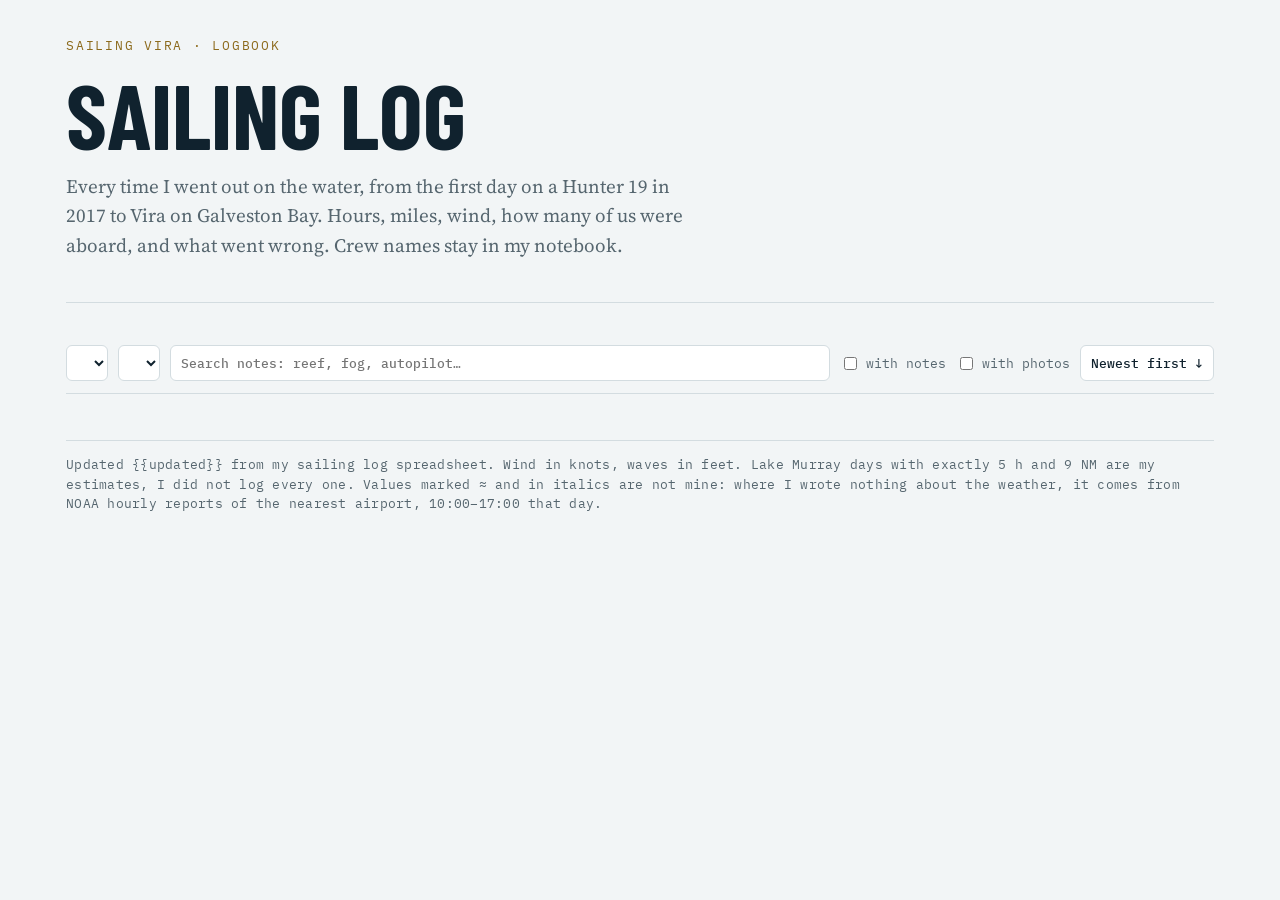
<file: tools/sailing_log.html>
<!doctype html>
<html lang="en">
<head>
<meta charset="utf-8">
<meta name="viewport" content="width=device-width,initial-scale=1">
<meta name="robots" content="noindex, nofollow, noarchive, noimageindex">
<title>Sailing Log</title>
<meta name="description" content="Every time I went out on the water since 2017: hours, miles, wind, crew size and what happened.">
<link rel="preconnect" href="https://fonts.googleapis.com"><link rel="preconnect" href="https://fonts.gstatic.com" crossorigin>
<link rel="stylesheet" href="https://fonts.googleapis.com/css2?family=Barlow+Condensed:wght@500;600;700&family=Source+Serif+4:ital,opsz,wght@0,8..60,400;0,8..60,600;1,8..60,400&family=IBM+Plex+Mono:wght@400;500&display=swap">
<style>
:root{
  --bg:#F2F5F6; --paper:#FFFFFF; --ink:#10222E; --muted:#56666F; --line:#D3DCE0;
  --accent:#0E6A87; --brass:#8C6A1C; --warn:#A4442A; --shade:rgba(16,34,46,.06);
  --f-display:"Barlow Condensed","Roboto Condensed","Arial Narrow",system-ui,sans-serif;
  --f-body:"Source Serif 4",Georgia,"Times New Roman",serif;
  --f-mono:"IBM Plex Mono",ui-monospace,Menlo,Consolas,monospace;
}
@media (prefers-color-scheme:dark){:root:not([data-theme="light"]){
  --bg:#0B151B; --paper:#11202A; --ink:#E3EBEE; --muted:#93A4AD; --line:#243540;
  --accent:#62B9D6; --brass:#D2AE5A; --warn:#E08A6C; --shade:rgba(0,0,0,.3); color-scheme:dark}}
:root[data-theme="dark"]{
  --bg:#0B151B; --paper:#11202A; --ink:#E3EBEE; --muted:#93A4AD; --line:#243540;
  --accent:#62B9D6; --brass:#D2AE5A; --warn:#E08A6C; --shade:rgba(0,0,0,.3); color-scheme:dark}
*{box-sizing:border-box}
body{background:var(--bg);color:var(--ink);font-family:var(--f-body);font-size:17px;line-height:1.55;margin:0}
.wrap{max-width:1180px;margin:0 auto;padding:8px max(16px,env(safe-area-inset-right,0px)) 56px max(16px,env(safe-area-inset-left,0px))}
h1,h2,h3{font-family:var(--f-display);margin:0;line-height:1.05}
.mono{font-family:var(--f-mono);font-size:12.5px;letter-spacing:.02em;color:var(--muted);font-variant-numeric:tabular-nums}
.head{display:grid;gap:10px;padding-block:28px 22px;border-bottom:1px solid var(--line)}
.eyebrow{font-family:var(--f-mono);font-size:12.5px;letter-spacing:.14em;text-transform:uppercase;color:var(--brass)}
.head h1{font-size:clamp(48px,9vw,92px);font-weight:700;text-transform:uppercase}
.head p{margin:0;max-width:64ch;font-size:19px;color:var(--muted)}
.stats{display:flex;flex-wrap:wrap;gap:12px 32px;margin-top:10px}
.stats div{display:grid}
.stats b{font-family:var(--f-display);font-size:34px;font-weight:600;line-height:1;font-variant-numeric:tabular-nums}
.boats{display:grid;grid-template-columns:repeat(auto-fill,minmax(200px,1fr));gap:12px;padding-block:22px 6px}
.boat{all:unset;cursor:pointer;display:grid;gap:4px;background:var(--paper);border:1px solid var(--line);border-radius:6px;padding:12px 14px;transition:border-color .15s,box-shadow .15s}
.boat:hover{box-shadow:0 6px 18px var(--shade)}
.boat[aria-pressed="true"]{border-color:var(--accent);box-shadow:inset 0 0 0 1px var(--accent)}
.boat:focus-visible{outline:2px solid var(--accent);outline-offset:2px}
.boat h3{font-size:24px;font-weight:600}
.boat .mono{font-size:12px}
.filters{position:sticky;top:0;z-index:2;background:var(--bg);display:flex;flex-wrap:wrap;gap:8px 10px;align-items:center;padding:14px 0 12px;border-bottom:1px solid var(--line)}
.filters select,.filters input[type=search],.filters button{font:500 13px var(--f-mono);color:var(--ink);background:var(--paper);border:1px solid var(--line);border-radius:6px;padding:7px 10px;min-height:36px}
.filters input[type=search]{flex:1 1 180px;min-width:0}
.filters button{cursor:pointer}
.filters label{font:13px var(--f-mono);color:var(--muted);display:flex;gap:6px;align-items:center;cursor:pointer}
.shown{font:12.5px var(--f-mono);color:var(--muted);padding:10px 0 0}
.year{display:flex;flex-wrap:wrap;align-items:baseline;gap:4px 14px;padding:26px 0 8px}
.year h2{font-size:34px;font-weight:600}
/* rows: one grid for the header line and each entry */
.cols,.row>summary,.row>.sum{display:grid;grid-template-columns:92px 120px minmax(0,1.6fr) 52px 56px 52px 104px 54px 92px 54px 56px 18px;gap:10px;align-items:center}
.cols{font:11px var(--f-mono);letter-spacing:.06em;text-transform:uppercase;color:var(--muted);padding:6px 12px;position:sticky;top:63px;background:var(--bg);z-index:1}
.cols .n,.n{text-align:right;font-variant-numeric:tabular-nums}
.list{display:grid;gap:6px}
.row{background:var(--paper);border:1px solid var(--line);border-radius:6px}
.row>summary,.row>.sum{padding:9px 12px;font:14px var(--f-mono);list-style:none}
.row>summary{cursor:pointer}
.row>summary::-webkit-details-marker{display:none}
.row>summary:focus-visible{outline:2px solid var(--accent);outline-offset:-2px;border-radius:6px}
.row .d{color:var(--ink);font-weight:500}
.row .b{font-family:var(--f-display);font-size:18px;font-weight:600;line-height:1.1}
.row .w{color:var(--muted);font-size:13px;line-height:1.3;min-width:0}
.row .w span{display:block;color:var(--ink);font-size:13.5px}
.row .ic{color:var(--muted);transition:transform .15s}
.row[open] .ic{transform:rotate(90deg)}
.row .warn{color:var(--warn)}
.row .lbl{display:none}
.notes{padding:4px 16px 16px;display:grid;gap:12px;border-top:1px dashed var(--line);margin:0 12px}
.notes>div{display:grid;grid-template-columns:120px minmax(0,1fr);gap:12px}
.notes h4{margin:0;padding-top:3px;font:500 11.5px var(--f-mono);letter-spacing:.08em;text-transform:uppercase;color:var(--brass)}
.notes h4.pr{color:var(--warn)}
.notes p{margin:0;max-width:78ch;white-space:pre-line}
.est{font-style:italic;color:var(--muted)}
.est::before{content:"≈"}
.notes .rec{font-style:italic;color:var(--muted)}
.notes .extra{font:13px var(--f-mono);color:var(--muted)}
.strip{display:grid;grid-template-columns:repeat(auto-fill,minmax(118px,1fr));gap:6px;max-width:900px}
.strip button{all:unset;cursor:zoom-in;position:relative;display:block;aspect-ratio:4/3;border-radius:4px;overflow:hidden;background:var(--line)}
.strip button:focus-visible{outline:2px solid var(--accent);outline-offset:2px}
.strip img{width:100%;height:100%;object-fit:cover;display:block;transition:transform .2s}
.strip button:hover img{transform:scale(1.04)}
.play{position:absolute;inset:auto auto 6px 6px;font:500 11px var(--f-mono);color:#fff;background:rgba(0,0,0,.6);border-radius:99px;padding:2px 7px}
.cam{display:inline-flex;align-items:center;gap:3px;margin-left:6px;font:500 11.5px var(--f-mono);color:var(--accent);vertical-align:2px}
.cam svg{width:13px;height:13px}
#lb{border:0;padding:0;max-width:100vw;max-height:100vh;width:100vw;height:100vh;background:rgba(5,12,16,.94);color:#E3EBEE}
#lb::backdrop{background:rgba(5,12,16,.94)}
#lb .fr{position:absolute;inset:0 0 56px;display:flex;align-items:center;justify-content:center;padding:12px}
#lb img{max-width:100%;max-height:100%;object-fit:contain;border-radius:3px}
#lb video{width:100%;height:100%;object-fit:contain}
#lb .bar{position:absolute;left:0;right:0;bottom:0;height:56px;display:flex;align-items:center;justify-content:space-between;gap:12px;padding:0 16px;font:13px var(--f-mono)}
#lb .bar a{color:#62B9D6}
#lb button{font:500 22px var(--f-mono);color:#E3EBEE;background:rgba(255,255,255,.08);border:1px solid rgba(255,255,255,.18);border-radius:99px;width:44px;height:44px;cursor:pointer}
#lb .nav{position:absolute;top:50%;transform:translateY(-50%)}
#lb .prev{left:12px}#lb .next{right:12px}
#lb .x{position:absolute;top:12px;right:12px}
#lb .vid{position:absolute;font:500 15px var(--f-mono);background:rgba(0,0,0,.65);color:#fff;padding:10px 16px;border-radius:99px;text-decoration:none}
@media (max-width:640px){#lb .nav{top:auto;bottom:6px;transform:none}#lb .prev{left:8px}#lb .next{right:8px}#lb .bar{justify-content:center;flex-direction:column;gap:2px;padding:0 60px;text-align:center}}
.empty{padding:40px 0;color:var(--muted);font-style:italic}
.foot{margin-top:36px;padding-top:14px;border-top:1px solid var(--line)}
@media (max-width:1000px){
  .cols{display:none}
  .filters{position:static}
  .row>summary,.row>.sum{grid-template-columns:auto 1fr auto;grid-template-areas:"d b ic" "w w w" "s s s";gap:4px 12px}
  .row .d{grid-area:d}.row .b{grid-area:b}.row .ic{grid-area:ic}.row .w{grid-area:w}
  .row .n,.row .x{display:inline-flex;gap:5px;align-items:baseline;text-align:left}
  .row .stat{grid-area:s;display:flex;flex-wrap:wrap;gap:4px 16px}
  .row .lbl{display:inline;font-size:11px;color:var(--muted);text-transform:uppercase;letter-spacing:.05em}
  .row .stat>*:empty{display:none}
  .notes{margin:0 10px;padding:4px 4px 14px}
  .notes>div{grid-template-columns:minmax(0,1fr);gap:2px}
}
@media (min-width:1001px){.row .stat{display:contents}}
</style>
</head>
<body>
<div class="wrap">
  <header class="head">
    <span class="eyebrow">Sailing Vira · Logbook</span>
    <h1>Sailing log</h1>
    <p>Every time I went out on the water, from the first day on a Hunter 19 in 2017 to Vira on Galveston Bay. Hours, miles, wind, how many of us were aboard, and what went wrong. Crew names stay in my notebook.</p>
    <div class="stats" id="stats"></div>
  </header>
  <section class="boats" id="boats" aria-label="Boats"></section>
  <div class="filters" role="search">
    <select id="f-water" aria-label="Water"></select>
    <select id="f-year" aria-label="Year"></select>
    <input id="f-q" type="search" placeholder="Search notes: reef, fog, autopilot…" aria-label="Search notes">
    <label><input id="f-notes" type="checkbox"> with notes</label>
    <label><input id="f-photos" type="checkbox"> with photos</label>
    <button id="f-order" type="button" aria-label="Change order">Newest first ↓</button>
  </div>
  <div class="shown" id="shown" aria-live="polite"></div>
  <main id="log"></main>
  <dialog id="lb" aria-label="Photo viewer"><div class="fr"><img id="lb-img" alt=""><video id="lb-video" controls playsinline preload="metadata" hidden></video><a id="lb-vid" class="vid" target="_blank" rel="noopener" hidden>▶ Play video in Google Photos</a></div>
    <button class="nav prev" id="lb-prev" type="button" aria-label="Previous photo">‹</button><button class="nav next" id="lb-next" type="button" aria-label="Next photo">›</button>
    <button class="x" id="lb-x" type="button" aria-label="Close">×</button>
    <div class="bar"><span id="lb-cap"></span><a id="lb-link" target="_blank" rel="noopener">Open in Google Photos</a></div></dialog>
  <footer class="foot mono">Updated {{updated}} from my sailing log spreadsheet. Wind in knots, waves in feet. Lake Murray days with exactly 5 h and 9 NM are my estimates, I did not log every one. Values marked ≈ and in italics are not mine: where I wrote nothing about the weather, it comes from NOAA hourly reports of the nearest airport, 10:00–17:00 that day.</footer>
</div>
<script>
const LOG = /*DATA*/[];
const $ = s => document.querySelector(s);
const esc = s => String(s).replace(/[&<>"]/g, c => ({"&":"&amp;","<":"&lt;",">":"&gt;",'"':"&quot;"}[c]));
const fmt = (n, d = 0) => n == null ? "" : Number(n).toLocaleString("en-US", {maximumFractionDigits: d});
const day = iso => { const [y, m, d] = iso.split("-").map(Number); return new Date(Date.UTC(y, m - 1, d)); };
const dshort = iso => day(iso).toLocaleDateString("en-GB", {day: "numeric", month: "short", timeZone: "UTC"});
const dlong = iso => day(iso).toLocaleDateString("en-GB", {weekday: "short", day: "numeric", month: "short", year: "numeric", timeZone: "UTC"});
const CAM = '<svg viewBox="0 0 24 24" fill="none" stroke="currentColor" stroke-width="2" aria-hidden="true"><path d="M4 8h3l2-3h6l2 3h3v11H4z"/><circle cx="12" cy="13" r="3.5"/></svg>';
const PIX = (u, w, h) => `${u}=w${w}-h${h}`;
LOG.forEach((e, i) => { e.i = i; e.year = e.date.slice(0, 4); e.hay = [e.weather, e.sail, e.problems, e.boat, e.water, e.frm, e.to].join(" ").toLowerCase(); });

const sum = (a, k) => a.reduce((s, e) => s + (e[k] || 0), 0);
const isProblem = p => p && !/^(no |nope|no problems|no incidents)/i.test(p.trim());
const state = {boat: "", water: "", year: "", q: "", notes: false, photos: false, newest: true};

function stats() {
  const sailing = LOG.filter(e => e.hours);
  const maxNm = LOG.reduce((a, e) => (e.nm || 0) > (a.nm || 0) ? e : a, {});
  const maxGust = LOG.reduce((a, e) => (e.gust || 0) > (a.gust || 0) ? e : a, {});
  const items = [
    [sailing.length, "days on the water"],
    [fmt(sum(LOG, "hours")), "hours under way"],
    [fmt(sum(LOG, "nm")), "nautical miles"],
    [new Set(LOG.filter(e => e.boat !== "Ashore").map(e => e.boat)).size, "boats"],
    [fmt(maxNm.nm, 1) + " NM", "longest day, " + dshort(maxNm.date) + " " + maxNm.year],
    [maxGust.gust + " kn", "strongest gust logged"],
    ...(LOG.some(e => e.photos) ? [[fmt(LOG.reduce((s, e) => s + (e.photos || []).length, 0)), "photos and videos"]] : []),
  ];
  $("#stats").innerHTML = items.map(([b, s]) => `<div><b>${b}</b><span class="mono">${s}</span></div>`).join("");
}

function boats() {
  const by = {};
  LOG.filter(e => e.boat !== "Ashore").forEach(e => (by[e.boat] = by[e.boat] || []).push(e));
  const order = Object.keys(by).sort((a, b) => sum(by[b], "hours") - sum(by[a], "hours"));
  $("#boats").innerHTML = order.map(b => {
    const a = by[b], ys = a.map(e => e.year).sort();
    const yr = ys[0] === ys.at(-1) ? ys[0] : ys[0] + "–" + ys.at(-1);
    return `<button class="boat" type="button" data-boat="${esc(b)}" aria-pressed="false">
      <h3>${esc(b)}</h3><span class="mono">${esc(a[0].model || "")} · ${yr}</span>
      <span class="mono">${a.filter(e => e.hours).length} days · ${fmt(sum(a, "hours"))} h${sum(a, "nm") ? ` · ${fmt(sum(a, "nm"))} NM` : ""}</span></button>`;
  }).join("");
  document.querySelectorAll(".boat").forEach(btn => btn.onclick = () => {
    state.boat = state.boat === btn.dataset.boat ? "" : btn.dataset.boat;
    document.querySelectorAll(".boat").forEach(x => x.setAttribute("aria-pressed", x.dataset.boat === state.boat));
    render();
  });
}

function options(sel, label, vals) {
  sel.innerHTML = `<option value="">${label}</option>` + vals.map(v => `<option>${esc(v)}</option>`).join("");
}

function where(e) {
  let route = "";
  if (e.frm && e.to && e.frm !== e.to) route = `${esc(e.frm)} → ${esc(e.to)}`;
  else if (e.frm) route = `${esc(e.frm)}, there and back`;
  return `<span>${esc(e.water)}</span>${route}`;
}

function wind(e) {
  if (e.wind_min == null && e.wind_max == null) return "";
  const r = e.wind_max != null && e.wind_max !== e.wind_min ? `${fmt(e.wind_min ?? 0)}–${fmt(e.wind_max)}` : fmt(e.wind_min ?? e.wind_max);
  return r + (e.gust && e.gust > (e.wind_max ?? e.wind_min ?? 0) ? ` <span title="gusts">G${fmt(e.gust)}</span>` : "");
}

function aboard(e) {
  if (!e.aboard) return "";
  if (e.role === "solo") return "solo";
  return e.aboard + (e.role === "crew" ? "*" : "");
}

function cell(cls, label, html, title) {
  return `<span class="${cls}"${title ? ` title="${title}"` : ""}>${html ? `<span class="lbl">${label}</span>${html}` : ""}</span>`;
}

function entry(e) {
  const notes = [];
  if (e.sail) notes.push(["Notes", e.sail]);
  const rec = k => (e.wx || []).includes(k);
  if (e.weather) notes.push([rec("weather") ? "Weather ≈" : "Weather", e.weather, false, rec("weather")]);
  if (e.problems) notes.push(["Problems", e.problems, isProblem(e.problems)]);
  const extra = [];
  extra.push(dlong(e.date));
  if (e.model) extra.push(`${e.boat}, ${e.model}`);
  if (e.wx) extra.push(`Weather marked ≈ is from ${e.wx_station || "airport records"}, not my notes`);
  if (e.t24) extra.push(`24 h pace ${fmt(e.t24, 1)} NM`);
  if (e.photo_only) extra.push(e.boat === "Ashore" ? "A visit ashore, from the photo album" : "Not in my written log, this day was found in the photo album");
  if (e.role === "crew") extra.push(e.boat === "First Light" ? "ASA 101 course, I was crew with an instructor" : "I was crew, not skipper");
  const temp = e.temp_f != null ? `${e.temp_f}°F` : "";
  const line = `
    <span class="d">${dshort(e.date)}</span>
    <span class="b">${esc(e.boat)}</span>
    <span class="w">${where(e)}</span>
    <span class="stat">
      ${cell("n", "h", fmt(e.hours, 2))}
      ${cell("n", "NM", fmt(e.nm, 2))}
      ${cell("n", "kn", fmt(e.avg, 1), "average speed")}
      ${cell("x", "wind", rec("wind") && wind(e) ? `<span class="est" title="from airport weather records">${wind(e)}</span>` : wind(e))}
      ${cell("n", "waves", e.waves ? esc(e.waves) : "", "waves, ft")}
      ${cell("n", "air", temp ? (rec("temp") ? `<span class="est" title="from airport weather records">${temp}</span>` : temp) + ` <span class="mono">${e.temp_c}°C</span>` : "")}
      ${cell("n", "engine", fmt(e.motor, 2), "engine hours")}
      ${cell("n", "aboard", aboard(e), e.role === "crew" ? "I was crew" : "people aboard, me included")}
    </span>`;
  const ph = e.photos || [];
  const hasNotes = notes.length > 0 || ph.length > 0;
  if (!hasNotes) return `<div class="row"><div class="sum">${line}<span class="ic"></span></div></div>`;
  let body = notes.map(([h, t, warn, r]) => `<div><h4${warn ? ' class="pr"' : ""}>${h}</h4><p${r ? ' class="rec"' : ""}>${esc(t)}${r && e.wx_station ? ` (${esc(e.wx_station)})` : ""}</p></div>`).join("");
  if (ph.length) body += `<div><h4>Photos</h4><div class="strip">${ph.map(([u, w, h, link, v], k) =>
    `<button type="button" data-e="${e.i}" data-k="${k}" aria-label="${v ? "Video" : "Photo"} ${k + 1} of ${ph.length}, ${esc(dlong(e.date))}"><img loading="lazy" src="${esc(PIX(u, 320, 240))}-p" srcset="${esc(PIX(u, 640, 480))}-p 2x" alt="">${v ? `<span class="play">▶ ${Math.floor(v / 60)}:${String(v % 60).padStart(2, "0")}</span>` : ""}</button>`).join("")}</div></div>`;
  const flag = (notes.some(n => n[2]) ? ' <span class="warn" title="something went wrong">!</span>' : "")
    + (ph.length ? `<span class="cam" title="${ph.length} photos">${CAM}${ph.length}</span>` : "");
  return `<details class="row"><summary>${line}<span class="ic" aria-hidden="true">›</span></summary>
    <div class="notes">${body}<div><h4>Log</h4><p class="extra">${esc(extra.join(" · "))}</p></div></div></details>`.replace('<span class="b">' + esc(e.boat) + '</span>', '<span class="b">' + esc(e.boat) + flag + '</span>');
}

function render() {
  const q = state.q.trim().toLowerCase();
  let a = LOG.filter(e => (!state.boat || e.boat === state.boat) && (!state.water || e.water === state.water)
    && (!state.year || e.year === state.year) && (!q || e.hay.includes(q))
    && (!state.notes || e.sail || e.weather || e.problems) && (!state.photos || e.photos));
  if (state.newest) a = a.slice().reverse();
  $("#shown").textContent = `${a.length} entries · ${fmt(sum(a, "hours"), 1)} h · ${fmt(sum(a, "nm"), 1)} NM` + (sum(a, "motor") ? ` · ${fmt(sum(a, "motor"), 1)} engine h` : "");
  if (!a.length) { $("#log").innerHTML = `<p class="empty">Nothing in the log for that. Yet.</p>`; return; }
  const groups = [];
  a.forEach(e => { const g = groups.at(-1); if (g && g.year === e.year) g.items.push(e); else groups.push({year: e.year, items: [e]}); });
  const head = `<div class="cols" aria-hidden="true"><span>Date</span><span>Boat</span><span>Where</span><span class="n">Hours</span><span class="n">NM</span><span class="n">Avg kn</span><span>Wind kn</span><span class="n">Waves</span><span class="n">Air</span><span class="n">Engine</span><span class="n">Aboard</span><span></span></div>`;
  $("#log").innerHTML = groups.map(g => `<section><div class="year"><h2>${g.year}</h2><span class="mono">${g.items.filter(e => e.hours).length} days · ${fmt(sum(g.items, "hours"), 1)} h · ${fmt(sum(g.items, "nm"), 1)} NM</span></div>${head}<div class="list">${g.items.map(entry).join("")}</div></section>`).join("");
}

stats(); boats();
options($("#f-water"), "All waters", [...new Set(LOG.map(e => e.water))]);
options($("#f-year"), "All years", [...new Set(LOG.map(e => e.year))].sort().reverse());
$("#f-water").onchange = e => { state.water = e.target.value; render(); };
$("#f-year").onchange = e => { state.year = e.target.value; render(); };
$("#f-q").oninput = e => { state.q = e.target.value; render(); };
$("#f-notes").onchange = e => { state.notes = e.target.checked; render(); };
$("#f-photos").onchange = e => { state.photos = e.target.checked; render(); };

// photo viewer
const lb = $("#lb"); let cur = null;
const vid = $("#lb-video");
function stopVideo() { vid.pause(); vid.removeAttribute("src"); vid.innerHTML = ""; vid.load(); vid.hidden = true; }
function show() {
  const [u, w, h, link, v] = cur.e.photos[cur.k];
  stopVideo();
  $("#lb-img").hidden = !!v;
  if (v) {
    // play in the page: Google's MP4 copy (720p), then the original file; Google Photos link only if both fail
    vid.innerHTML = `<source src="${u}=m22" type="video/mp4"><source src="${u}=dv" type="video/mp4">`;
    const last = vid.querySelectorAll("source")[1];
    last.addEventListener("error", () => { vid.hidden = true; $("#lb-vid").hidden = false; });
    vid.hidden = false; vid.load(); vid.play().catch(() => {});
  } else $("#lb-img").src = PIX(u, 1800, 1800);
  $("#lb-img").alt = `${v ? "Video" : "Photo"}, ${dlong(cur.e.date)}`;
  $("#lb-cap").textContent = `${dlong(cur.e.date)} · ${cur.e.boat} · ${cur.k + 1} / ${cur.e.photos.length}`;
  $("#lb-link").href = link; $("#lb-vid").href = link; $("#lb-vid").hidden = true;
  $("#lb-prev").hidden = $("#lb-next").hidden = cur.e.photos.length < 2;
}
const step = d => { cur.k = (cur.k + d + cur.e.photos.length) % cur.e.photos.length; show(); };
$("#log").addEventListener("click", ev => {
  const b = ev.target.closest(".strip button"); if (!b) return;
  cur = {e: LOG[+b.dataset.e], k: +b.dataset.k}; show(); lb.showModal();
  history.pushState({lb: 1}, "");          // phone/browser Back closes the viewer, not the page
});
$("#lb-prev").onclick = () => step(-1); $("#lb-next").onclick = () => step(1); $("#lb-x").onclick = () => lb.close();
let byBack = false;
window.addEventListener("popstate", () => { if (lb.open) { byBack = true; lb.close(); } });
lb.addEventListener("close", () => { stopVideo(); if (!byBack && history.state && history.state.lb) history.back(); byBack = false; });
lb.addEventListener("keydown", ev => { if (ev.key === "ArrowLeft") step(-1); if (ev.key === "ArrowRight") step(1); });
lb.addEventListener("click", ev => { if (ev.target === lb || ev.target.classList.contains("fr")) lb.close(); });
let tx = null;
lb.addEventListener("touchstart", ev => { tx = ev.touches[0].clientX; }, {passive: true});
lb.addEventListener("touchend", ev => { if (tx == null) return; const dx = ev.changedTouches[0].clientX - tx; if (Math.abs(dx) > 50) step(dx < 0 ? 1 : -1); tx = null; });
$("#f-order").onclick = e => { state.newest = !state.newest; e.target.textContent = state.newest ? "Newest first ↓" : "Oldest first ↑"; render(); };
render();
</script>
</body>
</html>
</file>
